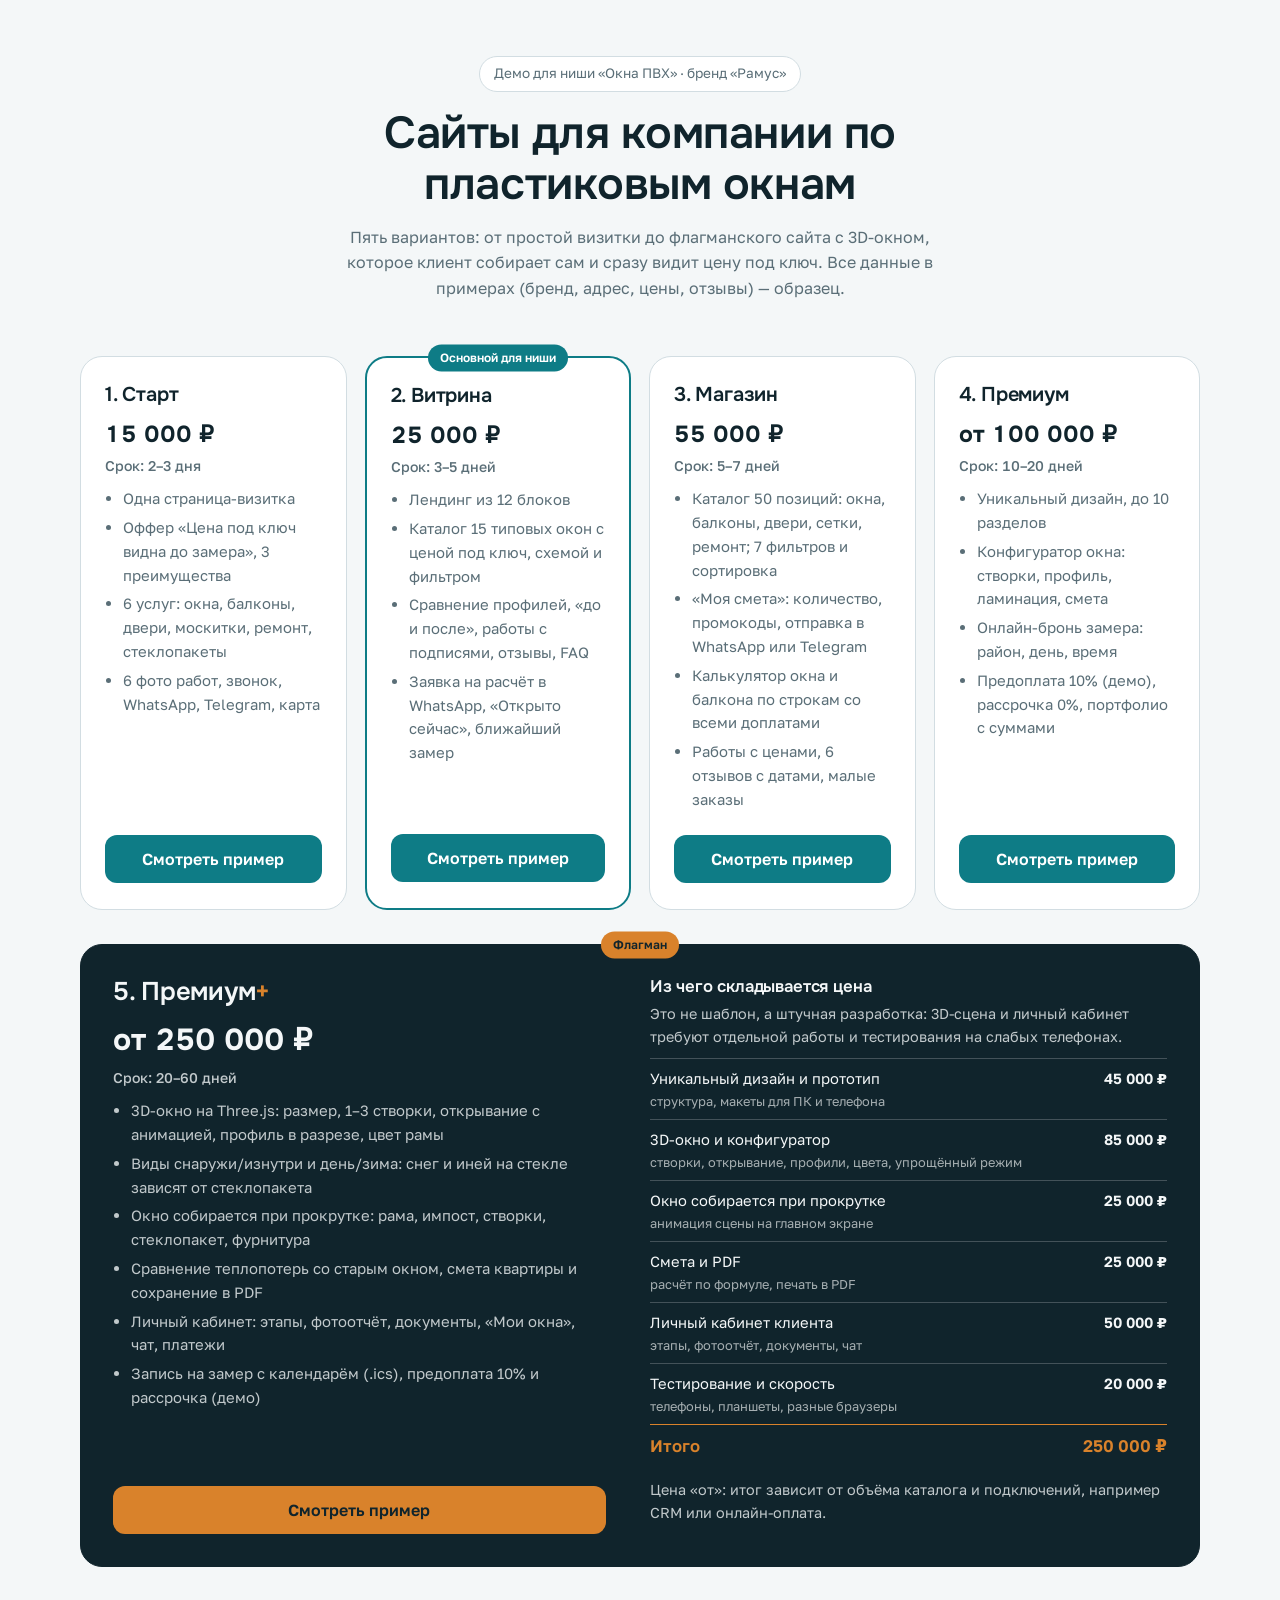
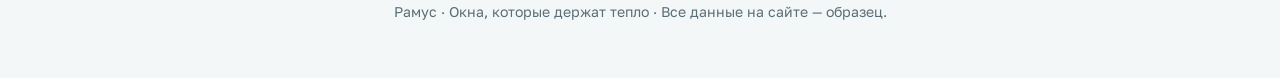
<file: index.html>
<!DOCTYPE html>
<html lang="ru">
<head>
<meta charset="UTF-8">
<meta name="viewport" content="width=device-width, initial-scale=1">
<meta name="robots" content="noindex, nofollow">
<title>Сайты для компании по пластиковым окнам: 5 тарифов — примеры</title>
<meta name="description" content="Пять вариантов сайта для компании по окнам ПВХ: от визитки до 3D-окна, которое собирают на экране. Все данные в примерах — образец.">
<meta property="og:type" content="website">
<meta property="og:title" content="Сайты для компании по пластиковым окнам: 5 тарифов — примеры">
<meta property="og:description" content="Пять вариантов сайта для компании по окнам ПВХ: от визитки до 3D-окна, которое собирают на экране. Все данные в примерах — образец.">
<meta property="og:image" content="img/1751486403820-7cf45ebec080.jpg">
<link href="fonts/fonts.css" rel="stylesheet">
<!-- Яндекс Метрика: вставьте сюда код счётчика клиента -->
<style>

:root{--bg:#F4F7F8;--bg2:#E7EEF1;--card:#FFFFFF;--ink:#10242C;--mute:#5A6E77;--acc:#0E7C86;--acc-ink:#FFFFFF;--line:#D2DDE2;--ok:#16A34A;--warn:#D9822B;--wa:#25D366;--wa-ink:#06260F;--tg:#2AABEE}
*{box-sizing:border-box}
html{scroll-behavior:smooth}
body{margin:0;background:var(--bg);color:var(--ink);font:16px/1.6 'Golos Text',system-ui,sans-serif;overflow-x:hidden}
a{color:inherit}
img{max-width:100%}
h1,h2,h3{font-family:Onest,sans-serif;font-weight:600;line-height:1.15;margin:0;letter-spacing:-.01em;overflow-wrap:break-word}
.wr{max-width:1160px;margin:0 auto;padding:0 20px}
.nav{position:sticky;top:0;z-index:20;background:color-mix(in srgb,var(--bg) 90%,transparent);backdrop-filter:blur(10px);-webkit-backdrop-filter:blur(10px);border-bottom:1px solid var(--line)}
.nav .wr{display:flex;align-items:center;justify-content:space-between;height:66px;gap:14px}
.logo{font-family:Onest,sans-serif;font-weight:600;text-decoration:none;display:flex;align-items:center;gap:10px;white-space:nowrap;font-size:1.05rem}
.logo i{width:30px;height:30px;border-radius:9px;display:block;flex:none;background:radial-gradient(circle at 28% 32%,var(--acc-ink) 0 2.4px,transparent 3px),radial-gradient(circle at 72% 32%,var(--acc-ink) 0 2.4px,transparent 3px),radial-gradient(circle at 50% 70%,var(--acc-ink) 0 2.4px,transparent 3px),var(--acc)}
.nav ul{display:flex;gap:22px;list-style:none;margin:0;padding:0;font-weight:500;font-size:.94rem}
.nav ul a{text-decoration:none;color:var(--mute)}.nav ul a:hover{color:var(--ink)}
.tel{font-weight:700;text-decoration:none;white-space:nowrap}
.open{display:inline-flex;align-items:center;gap:8px;font-size:.85rem;color:var(--mute);white-space:nowrap}
.open b{width:8px;height:8px;border-radius:50%;background:var(--ok);box-shadow:0 0 0 0 color-mix(in srgb,var(--ok) 55%,transparent);animation:pulse 2s infinite}
.open.closed b{background:var(--warn);animation:none}
@keyframes pulse{70%{box-shadow:0 0 0 9px transparent}100%{box-shadow:0 0 0 0 transparent}}
.btn{display:inline-flex;align-items:center;justify-content:center;gap:8px;padding:14px 22px;border-radius:12px;font:600 1rem 'Golos Text',sans-serif;text-decoration:none;background:var(--acc);color:var(--acc-ink);border:0;cursor:pointer;transition:transform .2s,box-shadow .2s}
.btn:hover{transform:translateY(-2px);box-shadow:0 10px 24px -10px var(--acc)}
.btn:focus-visible,a:focus-visible,input:focus-visible,select:focus-visible,summary:focus-visible{outline:3px solid color-mix(in srgb,var(--acc) 55%,transparent);outline-offset:2px}
.btn.ghost{background:transparent;color:var(--ink);border:1.5px solid var(--ink)}
.btn.wa{background:var(--wa);color:var(--wa-ink)}
.btn.tg{background:var(--tg);color:var(--ink)}
.btn.sm{padding:9px 15px;font-size:.9rem;border-radius:10px}
.btn.block{width:100%}
.btns{display:flex;flex-wrap:wrap;gap:12px}
.chip{display:inline-block;border:1px solid var(--line);background:var(--card);border-radius:999px;padding:6px 14px;font-size:.85rem;color:var(--mute)}
.kick{color:var(--acc);font-weight:700;font-size:.78rem;letter-spacing:.14em;text-transform:uppercase;margin-bottom:12px}
.sec{padding:84px 0}
.sec.alt{background:var(--bg2)}
h2{font-size:clamp(1.45rem,3.4vw,2.3rem);margin-bottom:30px;max-width:26ch}
.lead{color:var(--mute);max-width:62ch;margin:-12px 0 28px}
img.ph,div.ph{width:100%;height:100%;object-fit:cover;display:block;background:var(--bg2)}
div.ph svg{width:100%;height:100%;display:block}
.pic{position:relative;overflow:hidden;background:var(--bg2)}
.pic>.ph,.im>.ph{position:absolute;inset:0;width:100%;height:100%}
.faq{max-width:840px}
.faq details{border-bottom:1px solid var(--line);padding:18px 0}
.faq summary{cursor:pointer;font-weight:600;font-size:1.06rem;list-style:none;display:flex;justify-content:space-between;gap:20px}
.faq summary::-webkit-details-marker{display:none}
.faq summary:after{content:"+";color:var(--acc);font-size:1.5rem;line-height:1;transition:transform .3s;flex:none}
.faq details[open] summary:after{transform:rotate(45deg)}
.faq p{color:var(--mute);margin:12px 0 0}
.form{background:var(--card);border:1px solid var(--line);border-radius:22px;padding:30px}
.form h3{font-size:1.2rem;margin-bottom:8px}
.form p{color:var(--mute);margin:0 0 14px}
.form label{display:block;font-size:.85rem;color:var(--mute);margin:12px 0 6px}
.form input,.form select{width:100%;padding:13px 14px;border-radius:12px;border:1px solid var(--line);background:var(--bg);color:var(--ink);font:inherit}
.form .btn{width:100%;margin-top:18px}
.form .ok{display:none;margin-top:14px;color:var(--ok);font-weight:700}
.form .consent{font-size:.8rem;color:var(--mute);margin:14px 0 0}
.form .consent a{color:var(--acc)}
.map{border-radius:22px;overflow:hidden;border:1px solid var(--line);display:flex;flex-direction:column;background:var(--card);min-height:360px}
.map iframe{flex:1;border:0;width:100%;min-height:240px;background:var(--bg2)}
.map dl{margin:0;padding:20px 24px;display:grid;grid-template-columns:auto 1fr;gap:6px 18px;font-size:.95rem}
.map dt{color:var(--mute)}.map dd{margin:0}
.kt{display:grid;grid-template-columns:1fr 1fr;gap:24px}
.kt>*{min-width:0}
footer{border-top:1px solid var(--line);padding:30px 20px 110px;text-align:center;color:var(--mute);font-size:.88rem}
footer p{margin:6px auto;max-width:70ch}
.float{position:fixed;right:14px;bottom:14px;display:flex;flex-direction:column;gap:10px;z-index:30}
.float a{width:52px;height:52px;border-radius:50%;display:grid;place-items:center;text-decoration:none;box-shadow:0 8px 20px color-mix(in srgb,var(--ink) 28%,transparent)}
.float a.wa{background:var(--wa);color:var(--wa-ink)}.float a.tg{background:var(--tg);color:var(--ink)}.float a.ph2{background:var(--acc);color:var(--acc-ink)}
.float svg{width:24px;height:24px;fill:none;stroke:currentColor;stroke-width:2;stroke-linecap:round;stroke-linejoin:round}
.js .rv{opacity:0;transform:translateY(24px);transition:opacity .7s,transform .7s cubic-bezier(.2,.8,.2,1)}
.js .rv.in{opacity:1;transform:none}
@media(prefers-reduced-motion:reduce){.js .rv{opacity:1;transform:none;transition:none}html{scroll-behavior:auto}.open b{animation:none}.btn,.btn:hover{transition:none;transform:none}}
@media(max-width:980px){.nav ul{display:none}}
@media(max-width:760px){.sec{padding:60px 0}.kt{grid-template-columns:1fr}.nav .open span{display:none}.form{padding:22px}}
@media(max-width:380px){.logo{font-size:.95rem}.tel{font-size:.9rem}}

body{padding:0 0 40px}
.top{padding:56px 0 34px;text-align:center}
.top h1{font-size:clamp(1.6rem,4.2vw,2.8rem);max-width:22ch;margin:16px auto 14px}
.top p{color:var(--mute);max-width:62ch;margin:0 auto}
.g{display:grid;grid-template-columns:repeat(4,1fr);gap:18px;row-gap:34px;margin-top:20px}
.c{position:relative;background:var(--card);border:1px solid var(--line);border-radius:22px;padding:26px 24px;display:flex;flex-direction:column;gap:10px;transition:transform .25s,box-shadow .25s}
.c:hover{transform:translateY(-4px);box-shadow:0 20px 40px -26px var(--ink)}
.c h2{font-size:1.25rem;margin:0}
.c .p{font-family:Onest,sans-serif;font-weight:700;font-variant-numeric:tabular-nums;font-size:1.45rem}
.c .p small{display:block;font-family:'Golos Text',sans-serif;font-weight:500;font-size:.88rem;color:var(--mute);margin-top:2px}
.c ul{margin:0;padding-left:18px;color:var(--mute);font-size:.93rem;flex:1}
.c ul li{margin-bottom:5px}
.c .btn{margin-top:8px}
.c.top2{border:2px solid var(--acc)}
.lab{position:absolute;top:0;left:50%;transform:translate(-50%,-50%);white-space:nowrap;background:var(--acc);color:var(--acc-ink);font-size:.75rem;font-weight:700;padding:4px 12px;border-radius:999px}
.plus{grid-column:1/-1;display:grid;grid-template-columns:1fr 1.05fr;gap:14px 44px;background:var(--ink);color:var(--bg);border-color:var(--ink);padding:32px}
.plus h2{font-size:1.6rem}.plus h2 span{color:var(--warn)}
.plus .p{font-size:1.9rem}
.plus .p small,.plus ul{color:color-mix(in srgb,var(--bg) 78%,transparent)}
.plus .lab{background:var(--warn);color:var(--ink)}
.plus .btn{background:var(--warn);color:var(--ink)}
.plus .l{display:flex;flex-direction:column;gap:10px}
.why h3{margin:0 0 6px;font-size:1.05rem}
.why p{margin:0 0 10px;color:color-mix(in srgb,var(--bg) 78%,transparent);font-size:.9rem}
.why table{width:100%;border-collapse:collapse;font-size:.92rem}
.why td{padding:8px 0;border-top:1px solid color-mix(in srgb,var(--bg) 22%,transparent);vertical-align:top}
.why td small{display:block;color:color-mix(in srgb,var(--bg) 66%,transparent);font-size:.8rem}
.why td:last-child{text-align:right;white-space:nowrap;font-weight:700;padding-left:14px}
.why tr.t td{border-top:1px solid var(--warn);color:var(--warn);font-size:1.05rem;font-weight:800}
.mt10{margin-top:10px!important}
.foot{text-align:center;color:var(--mute);font-size:.88rem;margin-top:34px}
@media(max-width:1100px){.g{grid-template-columns:1fr 1fr}}
@media(max-width:620px){.g{grid-template-columns:1fr}.plus{grid-template-columns:1fr;padding:24px}.top{padding-top:34px}}
@media(max-width:900px){.plus{grid-template-columns:1fr}}
</style>
</head>
<body>
<main class="wr">
<section class="top">
  <span class="chip">Демо для ниши «Окна ПВХ» · бренд «Рамус»</span>
  <h1>Сайты для компании по пластиковым окнам</h1>
  <p>Пять вариантов: от простой визитки до флагманского сайта с 3D-окном, которое клиент собирает сам и сразу видит цену под ключ. Все данные в примерах (бренд, адрес, цены, отзывы) — образец.</p>
</section>
<div class="g">
  <div class="c"><h2>1. Старт</h2><div class="p">15 000 ₽<small>Срок: 2–3 дня</small></div><ul><li>Одна страница-визитка</li><li>Оффер «Цена под ключ видна до замера», 3 преимущества</li><li>6 услуг: окна, балконы, двери, москитки, ремонт, стеклопакеты</li><li>6 фото работ, звонок, WhatsApp, Telegram, карта</li></ul><a class="btn" href="1-start/index.html">Смотреть пример</a></div>
  <div class="c top2"><span class="lab">Основной для ниши</span><h2>2. Витрина</h2><div class="p">25 000 ₽<small>Срок: 3–5 дней</small></div><ul><li>Лендинг из 12 блоков</li><li>Каталог 15 типовых окон с ценой под ключ, схемой и фильтром</li><li>Сравнение профилей, «до и после», работы с подписями, отзывы, FAQ</li><li>Заявка на расчёт в WhatsApp, «Открыто сейчас», ближайший замер</li></ul><a class="btn" href="2-vitrina/index.html">Смотреть пример</a></div>
  <div class="c"><h2>3. Магазин</h2><div class="p">55 000 ₽<small>Срок: 5–7 дней</small></div><ul><li>Каталог 50 позиций: окна, балконы, двери, сетки, ремонт; 7 фильтров и сортировка</li><li>«Моя смета»: количество, промокоды, отправка в WhatsApp или Telegram</li><li>Калькулятор окна и балкона по строкам со всеми доплатами</li><li>Работы с ценами, 6 отзывов с датами, малые заказы</li></ul><a class="btn" href="3-magazin/index.html">Смотреть пример</a></div>
  <div class="c"><h2>4. Премиум</h2><div class="p">от 100 000 ₽<small>Срок: 10–20 дней</small></div><ul><li>Уникальный дизайн, до 10 разделов</li><li>Конфигуратор окна: створки, профиль, ламинация, смета</li><li>Онлайн-бронь замера: район, день, время</li><li>Предоплата 10% (демо), рассрочка 0%, портфолио с суммами</li></ul><a class="btn" href="4-premium/index.html">Смотреть пример</a></div>
  <div class="c plus"><span class="lab">Флагман</span>
    <div class="l"><h2>5. Премиум<span>+</span></h2><div class="p">от 250 000 ₽<small>Срок: 20–60 дней</small></div><ul><li>3D-окно на Three.js: размер, 1–3 створки, открывание с анимацией, профиль в разрезе, цвет рамы</li><li>Виды снаружи/изнутри и день/зима: снег и иней на стекле зависят от стеклопакета</li><li>Окно собирается при прокрутке: рама, импост, створки, стеклопакет, фурнитура</li><li>Сравнение теплопотерь со старым окном, смета квартиры и сохранение в PDF</li><li>Личный кабинет: этапы, фотоотчёт, документы, «Мои окна», чат, платежи</li><li>Запись на замер с календарём (.ics), предоплата 10% и рассрочка (демо)</li></ul><a class="btn" href="5-premium-plus/index.html">Смотреть пример</a></div>
    <div class="why"><h3>Из чего складывается цена</h3><p>Это не шаблон, а штучная разработка: 3D-сцена и личный кабинет требуют отдельной работы и тестирования на слабых телефонах.</p><table>
      <tr><td>Уникальный дизайн и прототип<small>структура, макеты для ПК и телефона</small></td><td>45 000 ₽</td></tr>
      <tr><td>3D-окно и конфигуратор<small>створки, открывание, профили, цвета, упрощённый режим</small></td><td>85 000 ₽</td></tr>
      <tr><td>Окно собирается при прокрутке<small>анимация сцены на главном экране</small></td><td>25 000 ₽</td></tr>
      <tr><td>Смета и PDF<small>расчёт по формуле, печать в PDF</small></td><td>25 000 ₽</td></tr>
      <tr><td>Личный кабинет клиента<small>этапы, фотоотчёт, документы, чат</small></td><td>50 000 ₽</td></tr>
      <tr><td>Тестирование и скорость<small>телефоны, планшеты, разные браузеры</small></td><td>20 000 ₽</td></tr>
      <tr class="t"><td>Итого</td><td>250 000 ₽</td></tr></table>
      <p class="mt10">Цена «от»: итог зависит от объёма каталога и подключений, например CRM или онлайн-оплата.</p></div>
  </div>
</div>
<p class="foot">Рамус · Окна, которые держат тепло · Все данные на сайте — образец.</p>
</main>
<style data-hscroll>.hs-wrap{position:relative;min-width:0;max-width:100%}.hs-btn{position:absolute;top:50%;z-index:30;width:42px;height:42px;margin-top:-21px;border-radius:50%;border:1px solid rgba(255,255,255,.45);background:rgba(20,20,24,.62);color:#fff;font:600 18px/1 system-ui,sans-serif;display:flex;align-items:center;justify-content:center;cursor:pointer;-webkit-backdrop-filter:blur(6px);backdrop-filter:blur(6px);box-shadow:0 4px 14px rgba(0,0,0,.25);transition:opacity .25s,transform .2s;padding:0}.hs-btn:hover{transform:scale(1.08)}.hs-btn.l{left:6px}.hs-btn.r{right:6px}.hs-btn.off{opacity:0;pointer-events:none}.hs-wrap.sm .hs-btn{width:30px;height:30px;margin-top:-15px;font-size:14px}</style>
<script data-hscroll>(function(){function sc(el){var cs=getComputedStyle(el);return /(auto|scroll)/.test(cs.overflowX)&&el.scrollWidth>el.clientWidth+8&&el.clientHeight>40}
function upd(el){var w=el.parentNode,l=w.querySelector(':scope>.hs-btn.l'),r=w.querySelector(':scope>.hs-btn.r'),can=el.scrollWidth>el.clientWidth+8;l.classList.toggle('off',!can||el.scrollLeft<4);r.classList.toggle('off',!can||el.scrollLeft+el.clientWidth>=el.scrollWidth-4)}
function step(el){var c=el.firstElementChild,g=parseFloat(getComputedStyle(el).columnGap)||16,s=c?c.getBoundingClientRect().width+g:0;if(!s||s>el.clientWidth*.9)s=el.clientWidth*.8;return s}
function add(el){if(el.dataset.hs)return;el.dataset.hs=1;var w=document.createElement('div');w.className='hs-wrap'+(el.clientHeight<100?' sm':'');var cs=getComputedStyle(el);['gridColumn','gridRow','marginTop','marginBottom','marginLeft','marginRight','flex','alignSelf','width','maxWidth'].forEach(function(p){if(p.indexOf('margin')==0){w.style[p]=cs[p];el.style[p]='0'}else if(el.style[p]||p.indexOf('grid')==0||p=='alignSelf'||p=='flex'){w.style[p]=cs[p]}});el.parentNode.insertBefore(w,el);w.appendChild(el);
[['l','<svg width="18" height="18" viewBox="0 0 24 24" fill="none" stroke="currentColor" stroke-width="2" stroke-linecap="round" stroke-linejoin="round" aria-hidden="true"><path d="M19 12H5M12 19l-7-7 7-7"/></svg>','Прокрутить назад',-1],['r','<svg width="18" height="18" viewBox="0 0 24 24" fill="none" stroke="currentColor" stroke-width="2" stroke-linecap="round" stroke-linejoin="round" aria-hidden="true"><path d="M5 12h14M12 5l7 7-7 7"/></svg>','Прокрутить вперёд',1]].forEach(function(a){var b=document.createElement('button');b.type='button';b.className='hs-btn '+a[0]+' off';b.innerHTML=a[1];b.setAttribute('aria-label',a[2]);b.onclick=function(){el.scrollBy({left:a[3]*step(el),behavior:'smooth'})};w.appendChild(b)});
el.addEventListener('scroll',function(){upd(el)},{passive:true});upd(el)}
function scan(){document.querySelectorAll('body *:not(.hs-btn):not(.hs-wrap)').forEach(function(el){if(el.dataset.hs){upd(el);return}if(!el.closest('[data-no-hs]')&&sc(el))add(el)})}
var t;function later(){clearTimeout(t);t=setTimeout(scan,250)}
if(document.readyState!='loading')later();else document.addEventListener('DOMContentLoaded',later);
addEventListener('load',later);addEventListener('resize',later);document.addEventListener('click',function(e){if(!e.target.closest('.hs-btn'))later()},true)})();</script>
</body>
</html>
</file>
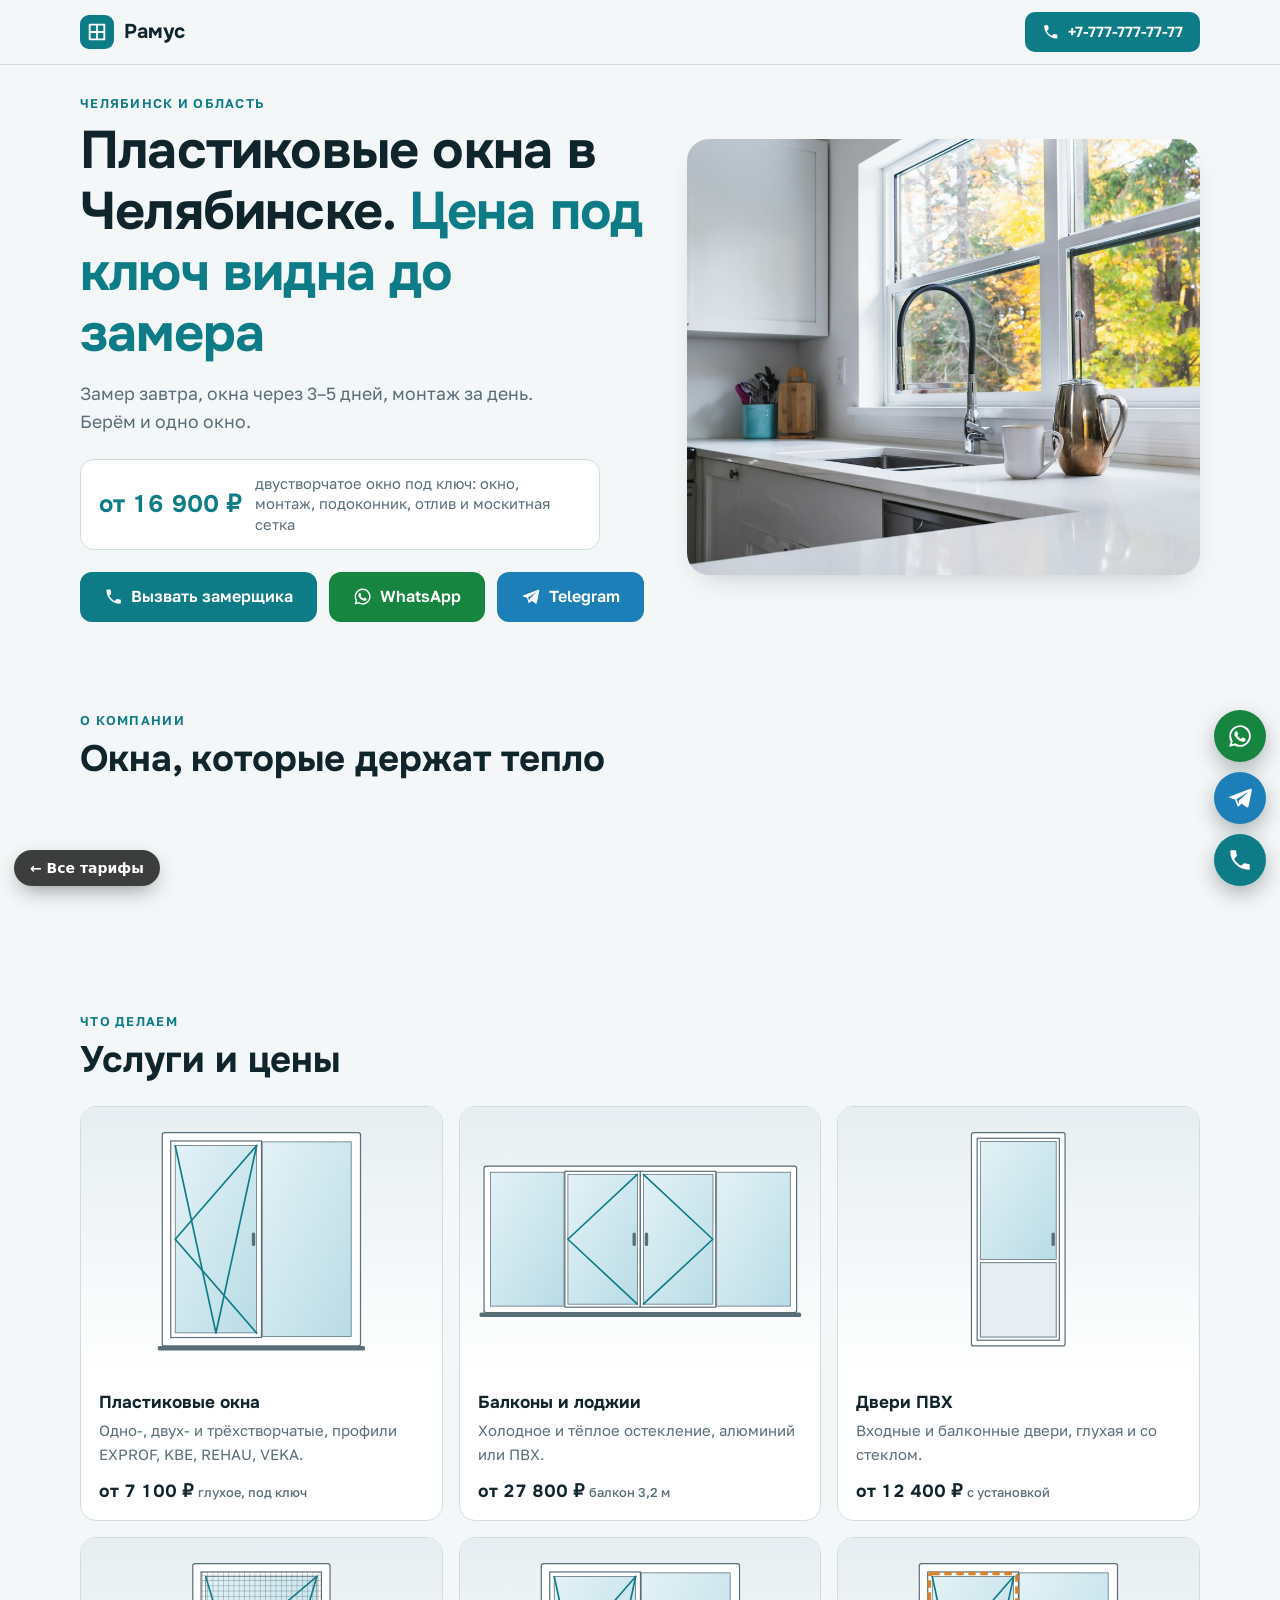
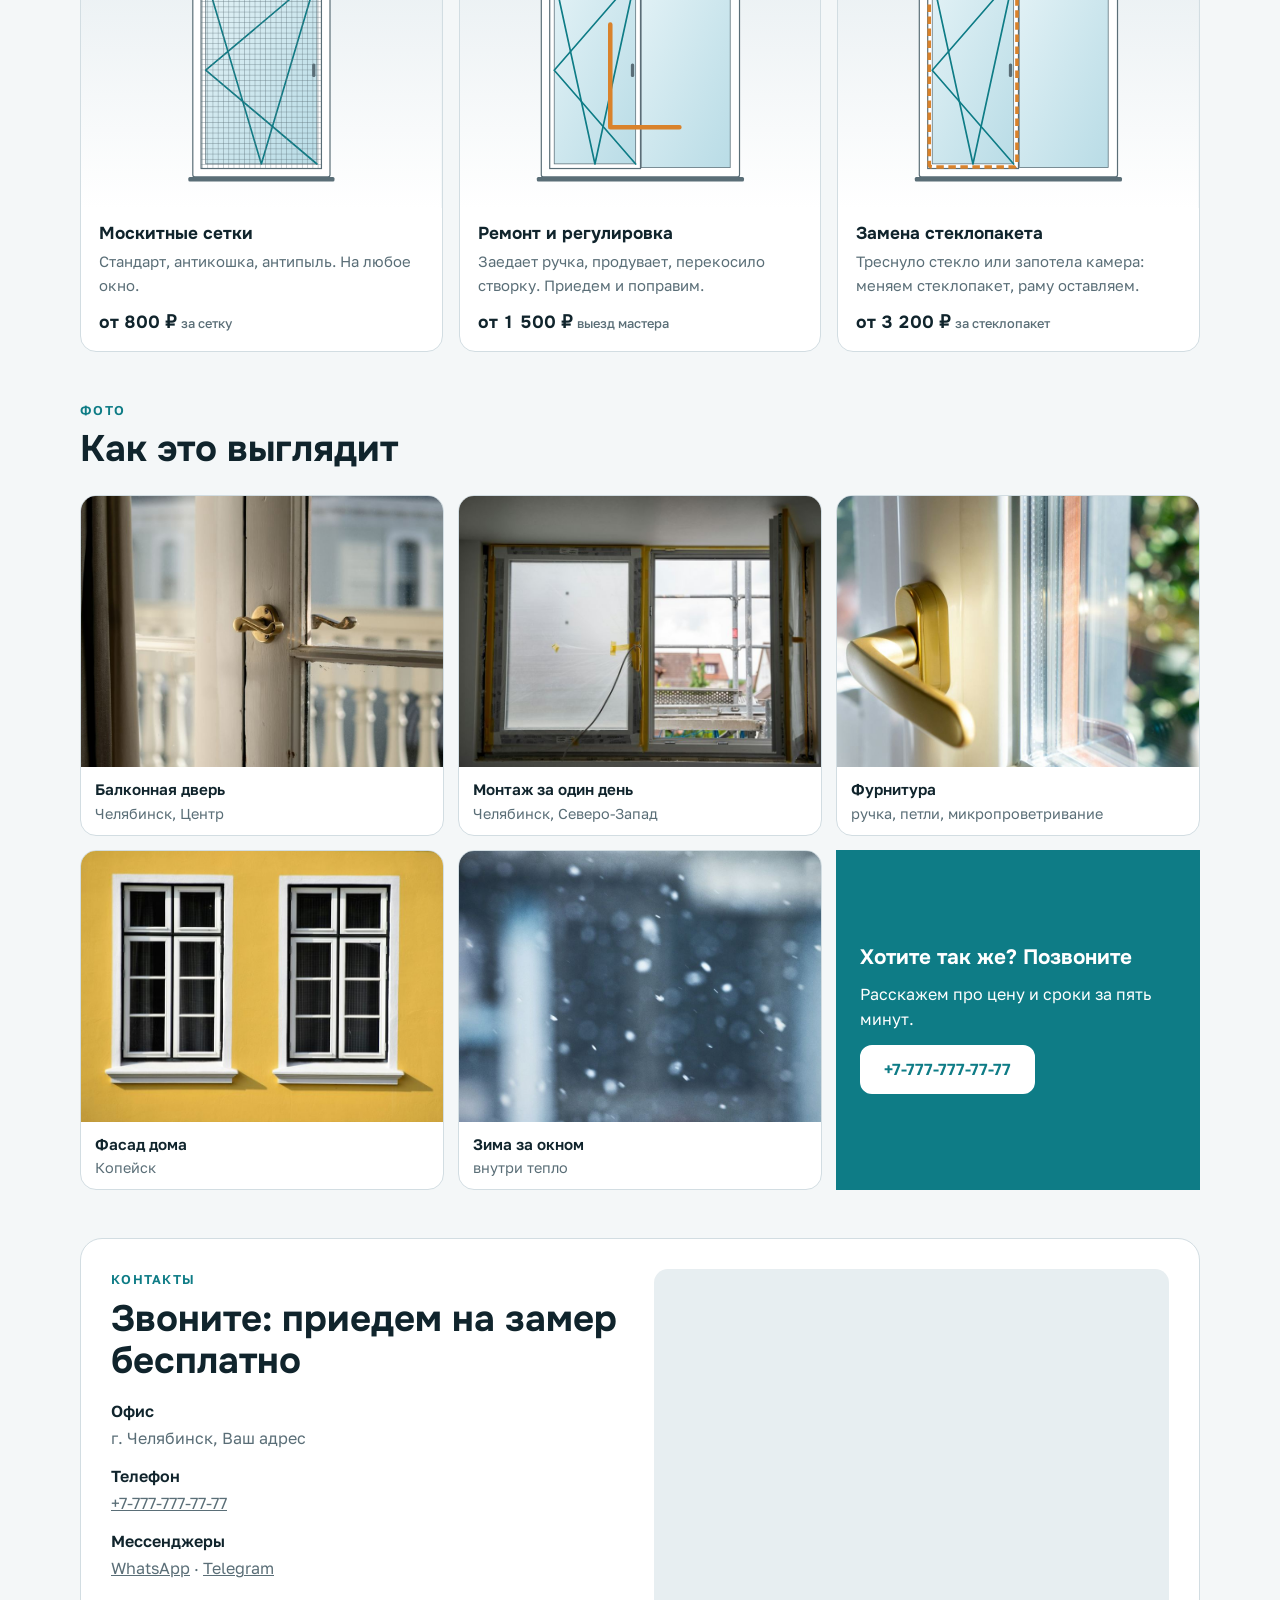
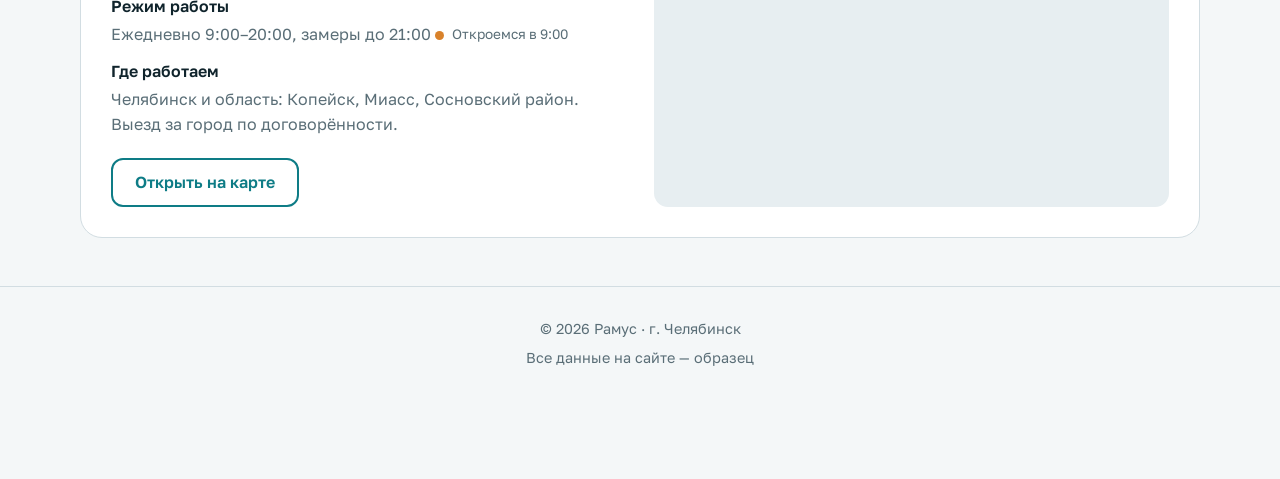
<file: 1-start/index.html>
<!DOCTYPE html>
<html lang="ru">
<head>
<meta charset="UTF-8">
<meta name="viewport" content="width=device-width, initial-scale=1">
<meta name="robots" content="noindex, nofollow">
<title>Рамус — пластиковые окна в Челябинске, цена под ключ</title>
<meta name="description" content="Пластиковые окна в Челябинске под ключ: бесплатный замер, окна за 3–5 дней, монтаж за день, гарантия 5 лет. Берём и одно окно.">
<meta property="og:title" content="Рамус — окна, которые держат тепло">
<meta property="og:description" content="Пластиковые окна в Челябинске. Цена под ключ видна до замера.">
<link href="fonts/fonts.css" rel="stylesheet">
<!-- Яндекс Метрика: вставьте сюда код счётчика клиента -->
<style>
:root{--bg:#F4F7F8;--bg2:#E7EEF1;--card:#FFFFFF;--ink:#10242C;--mute:#5A6E77;--acc:#0E7C86;--acc-ink:#FFFFFF;--line:#D2DDE2;--warm:#D9822B;--wa:#16853F;--tg:#1C7FB8;--sky1:#E3F2F6;--sky2:#B9DCE6;--ok:#1B8A4B;--shadow:0 12px 30px -16px rgba(16,36,44,.3)}
*{box-sizing:border-box}
html{scroll-behavior:smooth;-webkit-text-size-adjust:100%}
body{margin:0;background:var(--bg);color:var(--ink);font:16px/1.6 'Golos Text',system-ui,-apple-system,'Segoe UI',sans-serif;overflow-x:hidden}
h1,h2,h3{font-family:Onest,'Golos Text',system-ui,sans-serif;font-weight:700;line-height:1.15;margin:0}
p{margin:0}
a{color:inherit}
img,svg{max-width:100%}
.wr{max-width:1160px;margin:0 auto;padding:0 20px}
.sprite{position:absolute;width:0;height:0;overflow:hidden}
.ic{width:1.2em;height:1.2em;fill:currentColor;flex:none}
.sec{padding:48px 0}
.sec.alt{background:var(--bg2)}
.kick{color:var(--acc);font-weight:600;font-size:.8rem;letter-spacing:.1em;text-transform:uppercase;margin-bottom:8px}
h2{font-size:clamp(1.55rem,3.4vw,2.3rem);margin-bottom:24px}
h3{font-size:1.08rem}
.lead{color:var(--mute);max-width:64ch;margin:-12px 0 26px}
.btn{display:inline-flex;align-items:center;justify-content:center;gap:8px;padding:13px 22px;border-radius:12px;border:2px solid var(--acc);background:var(--acc);color:var(--acc-ink);font:600 1rem/1.2 'Golos Text',system-ui,sans-serif;text-decoration:none;cursor:pointer;transition:filter .2s,transform .2s}
.btn:hover{filter:brightness(1.1)}
.btn.ghost{background:transparent;color:var(--acc)}
.btn.wa{background:var(--wa);border-color:var(--wa);color:#fff}
.btn.tg{background:var(--tg);border-color:var(--tg);color:#fff}
.btn.sm{padding:9px 15px;font-size:.92rem;border-radius:10px}
.btns{display:flex;flex-wrap:wrap;gap:12px}
:focus-visible{outline:3px solid var(--warm);outline-offset:2px}
.nav{position:sticky;top:0;z-index:40;background:rgba(244,247,248,.95);-webkit-backdrop-filter:blur(8px);backdrop-filter:blur(8px);border-bottom:1px solid var(--line)}
.nav .wr{display:flex;align-items:center;gap:18px;min-height:64px}
.logo{display:flex;align-items:center;gap:10px;font:700 1.25rem/1 Onest,sans-serif;text-decoration:none;margin-right:auto;white-space:nowrap}
.logo .mk{width:34px;height:34px;border-radius:9px;background:var(--acc);color:var(--acc-ink);display:grid;place-items:center}
.logo .mk .ic{width:22px;height:22px}
.nav ul{display:flex;gap:20px;list-style:none;margin:0 8px 0 0;padding:0}
.nav ul a{text-decoration:none;font-weight:500;color:var(--mute);font-size:.95rem}
.nav ul a:hover{color:var(--acc)}
.open{display:inline-flex;align-items:center;gap:8px;font-size:.85rem;color:var(--mute);white-space:nowrap}
.open b{width:9px;height:9px;border-radius:50%;background:var(--ok);display:inline-block}
.open.closed b{background:var(--warm)}
.ph-box{position:relative;overflow:hidden;background:var(--bg2)}
.ph-box img,.ph-box .ph{width:100%;height:100%;object-fit:cover;display:block}
.ph svg{width:100%;height:100%;display:block}
.ws{display:block;width:100%;height:100%}
.ws .bgk{fill:url(#sky)}
.ws .fr{fill:var(--card);stroke:var(--mute);stroke-width:.8}
.ws .gl{fill:url(#gl);stroke:var(--mute);stroke-width:.5}
.ws .pn{fill:var(--bg2);stroke:var(--mute);stroke-width:.6}
.ws .wl{fill:var(--bg2);stroke:var(--line);stroke-width:.6}
.ws .mk{fill:none;stroke:var(--acc);stroke-width:1.1;stroke-linejoin:round;stroke-linecap:round}
.ws .hd{fill:var(--mute)}
.ws .sb{fill:var(--mute)}
.ws .ms{fill:url(#mesh);stroke:none}
.ws .ac{fill:none;stroke:var(--warm);stroke-width:3;stroke-linecap:round;stroke-linejoin:round}
.ws .sl2{fill:none;stroke:var(--acc);stroke-width:5;stroke-linejoin:round}
.float{position:fixed;right:14px;bottom:calc(14px + env(safe-area-inset-bottom,0px));display:flex;flex-direction:column;gap:10px;z-index:35}
.float a{width:52px;height:52px;border-radius:50%;display:grid;place-items:center;color:#fff;text-decoration:none;box-shadow:0 8px 20px rgba(16,36,44,.3)}
.float .ic{width:26px;height:26px}
.float .w{background:var(--wa)}.float .t{background:var(--tg)}.float .p{background:var(--acc)}
footer{border-top:1px solid var(--line);padding:30px 20px 110px;text-align:center;color:var(--mute);font-size:.9rem}
footer p+p{margin-top:6px}
.rv{opacity:0;transform:translateY(18px);transition:opacity .7s,transform .7s cubic-bezier(.2,.8,.2,1)}
.rv.in{opacity:1;transform:none}
@media(prefers-reduced-motion:reduce){.rv{opacity:1;transform:none;transition:none}html{scroll-behavior:auto}.btn{transition:none}}
@media(max-width:900px){.nav ul{display:none}}
@media(max-width:600px){.open{display:none}.sec{padding:40px 0}.logo{font-size:1.1rem}}
@media(max-width:380px){.nav .btn span{display:none}.nav .btn{padding:10px 12px}}
.hero{padding:28px 0 40px}
.hero .wr{display:grid;grid-template-columns:1.05fr .95fr;gap:40px;align-items:center}
.hero h1{font-size:clamp(2rem,5vw,3.3rem);margin-bottom:16px;letter-spacing:-.015em}
.hero h1 em{font-style:normal;color:var(--acc)}
.hero .sub{color:var(--mute);font-size:1.1rem;margin-bottom:22px;max-width:46ch}
.anchor{display:flex;gap:14px;align-items:center;background:var(--card);border:1px solid var(--line);border-radius:14px;padding:14px 18px;margin-bottom:22px;max-width:520px}
.anchor b{font:700 1.5rem/1 Onest,sans-serif;color:var(--acc);white-space:nowrap;font-variant-numeric:tabular-nums}
.anchor span{color:var(--mute);font-size:.92rem;line-height:1.4}
.hero .pic{border-radius:22px;aspect-ratio:4/3.4;box-shadow:var(--shadow)}
.why{display:grid;grid-template-columns:repeat(3,1fr);gap:16px}
.why div{background:var(--card);border:1px solid var(--line);border-radius:16px;padding:22px}
.why b{display:block;font:700 1.7rem/1.1 Onest,sans-serif;color:var(--acc);margin-bottom:6px}
.why span{color:var(--mute)}
.svc{display:grid;grid-template-columns:repeat(3,1fr);gap:16px;list-style:none;margin:0;padding:0}
.svc li{background:var(--card);border:1px solid var(--line);border-radius:16px;overflow:hidden;display:flex;flex-direction:column}
.svc .im{aspect-ratio:16/9;background:var(--bg2)}
.svc .bd{padding:16px 18px 18px;display:flex;flex-direction:column;gap:6px;flex:1}
.svc small{color:var(--mute);font-size:.93rem}
.svc .pr{margin-top:auto;padding-top:8px;font:700 1.1rem/1.2 Onest,sans-serif;font-variant-numeric:tabular-nums}
.svc .pr i{font:500 .8rem 'Golos Text',sans-serif;font-style:normal;color:var(--mute)}
.gal{display:grid;grid-template-columns:repeat(3,1fr);gap:14px}
.gal figure{margin:0;border-radius:16px;overflow:hidden;background:var(--card);border:1px solid var(--line)}
.gal .ph-box{aspect-ratio:4/3}
.gal figcaption{padding:10px 14px;font-size:.9rem;color:var(--mute)}
.gal figcaption b{display:block;color:var(--ink);font-size:.95rem}
.gal .cta{background:var(--acc);color:var(--acc-ink);border:0;padding:24px;display:flex;flex-direction:column;justify-content:center;gap:12px}
.gal .cta h3{font-size:1.3rem}
.gal .cta .btn{background:var(--card);color:var(--acc);border-color:var(--card);align-self:flex-start}
.ct{display:grid;grid-template-columns:1fr 1fr;gap:28px;background:var(--card);border:1px solid var(--line);border-radius:22px;padding:30px}
.ct h2{margin-bottom:16px}
.ct dl{margin:0 0 20px}
.ct dt{font-weight:600;margin-top:12px}
.ct dt:first-child{margin-top:0}
.ct dd{margin:2px 0 0;color:var(--mute)}
.ct iframe{width:100%;height:100%;min-height:300px;border:0;border-radius:14px;background:var(--bg2)}
@media(max-width:900px){.svc{grid-template-columns:1fr 1fr}}
@media(max-width:760px){.hero .wr{grid-template-columns:1fr;gap:24px}.why{grid-template-columns:1fr}.svc{grid-template-columns:1fr}.gal{grid-template-columns:1fr 1fr}.ct{grid-template-columns:1fr;padding:22px}.btns .btn{flex:1 1 auto}}
@media(max-width:480px){.gal{grid-template-columns:1fr}.anchor{flex-direction:column;align-items:flex-start;gap:6px}}
</style>
</head>
<body>
<a href="../index.html" class="tarify-back" aria-label="Вернуться ко всем тарифам" style="position:fixed;left:14px;bottom:calc(14px + env(safe-area-inset-bottom,0px));z-index:2147483000;display:inline-flex;align-items:center;gap:6px;padding:11px 16px;border-radius:999px;background:rgba(20,20,20,.82);color:#fff;font:600 14px/1 system-ui,-apple-system,'Segoe UI',Roboto,sans-serif;text-decoration:none;box-shadow:0 8px 22px -6px rgba(0,0,0,.45);-webkit-backdrop-filter:blur(6px);backdrop-filter:blur(6px)">← Все тарифы</a><script data-fp>(function(){try{var k="fp:"+location.pathname.split("/")[1],q=/[?&]from=portfolio(&|$)/.test(location.search);if(q)sessionStorage.setItem(k,"1");if(q||sessionStorage.getItem(k)){var b=document.querySelector(".tarify-back");if(b)b.style.display="none"}}catch(e){}})();</script>
<svg class="sprite" aria-hidden="true" focusable="false"><defs>
<linearGradient id="gl" x1="0" y1="0" x2="1" y2="1"><stop offset="0" style="stop-color:var(--sky1)"/><stop offset="1" style="stop-color:var(--sky2)"/></linearGradient>
<linearGradient id="sky" x1="0" y1="0" x2="0" y2="1"><stop offset="0" style="stop-color:var(--bg2)"/><stop offset="1" style="stop-color:var(--card)"/></linearGradient>
<pattern id="mesh" width="3.5" height="3.5" patternUnits="userSpaceOnUse"><path d="M0 0H3.5M0 0V3.5" stroke-width=".45" fill="none" style="stroke:var(--mute)"/></pattern>
<symbol id="i-logo" viewBox="0 0 24 24"><path d="M4 3h16a1 1 0 0 1 1 1v16a1 1 0 0 1-1 1H4a1 1 0 0 1-1-1V4a1 1 0 0 1 1-1zm1 2v6h6V5H5zm8 0v6h6V5h-6zM5 13v6h6v-6H5zm8 0v6h6v-6h-6z"/></symbol>
<symbol id="i-ph" viewBox="0 0 24 24"><path d="M6.6 10.8c1.4 2.8 3.8 5.1 6.6 6.6l2.2-2.2c.3-.3.7-.4 1-.2 1.1.4 2.3.6 3.6.6.6 0 1 .4 1 1V20c0 .6-.4 1-1 1C10.6 21 3 13.4 3 4c0-.6.4-1 1-1h3.5c.6 0 1 .4 1 1 0 1.3.2 2.5.6 3.6.1.3 0 .7-.2 1l-2.3 2.2z"/></symbol>
<symbol id="i-wa" viewBox="0 0 24 24"><path d="M12 2a10 10 0 0 0-8.6 15L2 22l5.1-1.3A10 10 0 1 0 12 2zm0 18.2a8.2 8.2 0 0 1-4.2-1.2l-.3-.2-3 .8.8-2.9-.2-.3A8.2 8.2 0 1 1 12 20.2zm4.5-6.1c-.2-.1-1.5-.7-1.7-.8-.2-.1-.4-.1-.6.1l-.8 1c-.1.2-.3.2-.5.1a6.7 6.7 0 0 1-3.3-2.9c-.2-.4.2-.4.7-1.3.1-.2 0-.3 0-.5l-.8-1.8c-.2-.5-.4-.4-.6-.4h-.5a1 1 0 0 0-.7.3 3 3 0 0 0-.9 2.2c0 1.3.9 2.5 1 2.7.1.2 1.8 2.8 4.4 3.9 1.6.7 2.3.7 3.1.6.5-.1 1.5-.6 1.7-1.2.2-.6.2-1.1.2-1.2-.1-.1-.2-.2-.5-.3z"/></symbol>
<symbol id="i-tg" viewBox="0 0 24 24"><path d="M21.5 3.4 2.9 10.6c-1 .4-1 1.1-.2 1.3l4.8 1.5 1.8 5.6c.2.6.4.8.9.8.4 0 .6-.2.9-.5l2.3-2.2 4.7 3.5c.9.5 1.5.2 1.7-.8L22.9 5c.3-1.3-.5-1.8-1.4-1.6zM8.7 13.1l9.6-6c.4-.3.8-.1.5.2l-7.8 7-.3 3.2-2-4.4z"/></symbol>
<symbol id="i-cart" viewBox="0 0 24 24"><path d="M7 4h-3v2h2l2.6 8.4a2 2 0 0 0 1.9 1.4h6.7a2 2 0 0 0 1.9-1.4L21 8H8.2L7.6 6H21V4H7zm3 15a1.5 1.5 0 1 0 0 3 1.5 1.5 0 0 0 0-3zm7 0a1.5 1.5 0 1 0 0 3 1.5 1.5 0 0 0 0-3z"/></symbol>
</defs></svg>
<header class="nav"><div class="wr">
  <a class="logo" href="#top" aria-label="Рамус — на главную"><span class="mk"><svg class="ic" aria-hidden="true"><use href="#i-logo"/></svg></span>Рамус</a>
  <a class="btn sm" href="tel:+77777777777"><svg class="ic" aria-hidden="true"><use href="#i-ph"/></svg><span>+7-777-777-77-77</span></a>
</div></header>

<main>
<section class="hero" id="top"><div class="wr">
  <div>
    <div class="kick">Челябинск и область</div>
    <h1>Пластиковые окна в Челябинске. <em>Цена под ключ видна до замера</em></h1>
    <p class="sub">Замер завтра, окна через 3–5 дней, монтаж за день. Берём и одно окно.</p>
    <div class="anchor"><b>от 16 900 ₽</b><span>двустворчатое окно под ключ: окно, монтаж, подоконник, отлив и москитная сетка</span></div>
    <div class="btns">
      <a class="btn" href="tel:+77777777777"><svg class="ic" aria-hidden="true"><use href="#i-ph"/></svg>Вызвать замерщика</a>
      <a class="btn wa" href="https://wa.me/77777777777?text=%D0%97%D0%B4%D1%80%D0%B0%D0%B2%D1%81%D1%82%D0%B2%D1%83%D0%B9%D1%82%D0%B5!%20%D0%A5%D0%BE%D1%87%D1%83%20%D0%B7%D0%B0%D0%BC%D0%B5%D1%80%20%D0%BE%D0%BA%D0%BE%D0%BD" target="_blank" rel="noopener"><svg class="ic" aria-hidden="true"><use href="#i-wa"/></svg>WhatsApp</a>
      <a class="btn tg" href="https://t.me/" target="_blank" rel="noopener"><svg class="ic" aria-hidden="true"><use href="#i-tg"/></svg>Telegram</a>
    </div>
  </div>
  <div class="pic ph-box" data-photo="1634672050277-16639332c727" data-w="1100" data-eager data-alt="Белое пластиковое окно на кухне"></div>
</div></section>

<section class="sec" id="about"><div class="wr">
  <div class="kick">О компании</div>
  <h2>Окна, которые держат тепло</h2>
  <div class="why rv">
    <div><b>Замер за 1 день</b><span>Приедем в удобное время, замеры идут до 21:00. Бесплатно и без обязательств.</span></div>
    <div><b>Цена в договоре</b><span>Состав цены виден до замера. Итог фиксируется в договоре и после не растёт.</span></div>
    <div><b>Гарантия 5 лет</b><span>На изделия и на монтаж, одной строкой в договоре.</span></div>
  </div>
</div></section>

<section class="sec" id="uslugi" style="padding-top:0"><div class="wr">
  <div class="kick">Что делаем</div>
  <h2>Услуги и цены</h2>
  <ul class="svc" id="svc">
    <li><div class="im"></div><div class="bd"><h3>Пластиковые окна</h3><small>Одно-, двух- и трёхстворчатые, профили EXPROF, KBE, REHAU, VEKA.</small><div class="pr">от 7 100 ₽ <i>глухое, под ключ</i></div></div></li>
    <li><div class="im"></div><div class="bd"><h3>Балконы и лоджии</h3><small>Холодное и тёплое остекление, алюминий или ПВХ.</small><div class="pr">от 27 800 ₽ <i>балкон 3,2 м</i></div></div></li>
    <li><div class="im"></div><div class="bd"><h3>Двери ПВХ</h3><small>Входные и балконные двери, глухая и со стеклом.</small><div class="pr">от 12 400 ₽ <i>с установкой</i></div></div></li>
    <li><div class="im"></div><div class="bd"><h3>Москитные сетки</h3><small>Стандарт, антикошка, антипыль. На любое окно.</small><div class="pr">от 800 ₽ <i>за сетку</i></div></div></li>
    <li><div class="im"></div><div class="bd"><h3>Ремонт и регулировка</h3><small>Заедает ручка, продувает, перекосило створку. Приедем и поправим.</small><div class="pr">от 1 500 ₽ <i>выезд мастера</i></div></div></li>
    <li><div class="im"></div><div class="bd"><h3>Замена стеклопакета</h3><small>Треснуло стекло или запотела камера: меняем стеклопакет, раму оставляем.</small><div class="pr">от 3 200 ₽ <i>за стеклопакет</i></div></div></li>
  </ul>
</div></section>

<section class="sec" id="raboty" style="padding-top:0"><div class="wr">
  <div class="kick">Фото</div>
  <h2>Как это выглядит</h2>
  <div class="gal">
    <figure><div class="ph-box" data-photo="1776417078345-7a33d7a3860a" data-w="800" data-alt="Белая дверная рама с ручкой, вид на балкон"></div><figcaption><b>Балконная дверь</b>Челябинск, Центр</figcaption></figure>
    <figure><div class="ph-box" data-photo="1751486403820-7cf45ebec080" data-w="800" data-alt="Окно в проёме во время монтажа"></div><figcaption><b>Монтаж за один день</b>Челябинск, Северо-Запад</figcaption></figure>
    <figure><div class="ph-box" data-photo="1730718934488-2857906d23d2" data-w="800" data-alt="Крупный план оконной ручки"></div><figcaption><b>Фурнитура</b>ручка, петли, микропроветривание</figcaption></figure>
    <figure><div class="ph-box" data-photo="1538903723116-763313165283" data-w="800" data-alt="Два белых окна на жёлтом фасаде"></div><figcaption><b>Фасад дома</b>Копейск</figcaption></figure>
    <figure><div class="ph-box" data-photo="1649596052284-2aabe9e04ebe" data-w="800" data-alt="Снегопад за окном"></div><figcaption><b>Зима за окном</b>внутри тепло</figcaption></figure>
    <div class="cta"><h3>Хотите так же? Позвоните</h3><p>Расскажем про цену и сроки за пять минут.</p><a class="btn" href="tel:+77777777777">+7-777-777-77-77</a></div>
  </div>
</div></section>

<section class="sec" id="kontakty" style="padding-top:0"><div class="wr">
  <div class="ct">
    <div>
      <div class="kick">Контакты</div>
      <h2>Звоните: приедем на замер бесплатно</h2>
      <dl>
        <dt>Офис</dt><dd>г. Челябинск, Ваш адрес</dd>
        <dt>Телефон</dt><dd><a href="tel:+77777777777">+7-777-777-77-77</a></dd>
        <dt>Мессенджеры</dt><dd><a href="https://wa.me/77777777777" target="_blank" rel="noopener">WhatsApp</a> · <a href="https://t.me/" target="_blank" rel="noopener">Telegram</a></dd>
        <dt>Режим работы</dt><dd>Ежедневно 9:00–20:00, замеры до 21:00 <span class="open" data-open><b></b><span></span></span></dd>
        <dt>Где работаем</dt><dd>Челябинск и область: Копейск, Миасс, Сосновский район. Выезд за город по договорённости.</dd>
      </dl>
      <a class="btn ghost" href="https://yandex.ru/maps/?text=%D0%A7%D0%B5%D0%BB%D1%8F%D0%B1%D0%B8%D0%BD%D1%81%D0%BA" target="_blank" rel="noopener">Открыть на карте</a>
    </div>
    <iframe title="Карта: Челябинск" src="https://yandex.ru/map-widget/v1/?ll=61.402554%2C55.159897&amp;z=11" loading="lazy"></iframe>
  </div>
</div></section>
</main>

<footer><p>© 2026 Рамус · г. Челябинск</p><p>Все данные на сайте — образец</p></footer>
<div class="float">
  <a class="w" href="https://wa.me/77777777777" aria-label="Написать в WhatsApp" target="_blank" rel="noopener"><svg class="ic" aria-hidden="true"><use href="#i-wa"/></svg></a>
  <a class="t" href="https://t.me/" aria-label="Написать в Telegram" target="_blank" rel="noopener"><svg class="ic" aria-hidden="true"><use href="#i-tg"/></svg></a>
  <a class="p" href="tel:+77777777777" aria-label="Позвонить"><svg class="ic" aria-hidden="true"><use href="#i-ph"/></svg></a>
</div>

<script>
(function(){
function $(s,r){return (r||document).querySelector(s)}
function $$(s,r){return Array.prototype.slice.call((r||document).querySelectorAll(s))}
function esc(s){return String(s).replace(/&/g,'&amp;').replace(/"/g,'&quot;').replace(/</g,'&lt;')}
function rub(n){return String(Math.round(n)).replace(/\B(?=(\d{3})+(?!\d))/g,' ')+' ₽'}
function waLink(t){return 'https://wa.me/77777777777?text='+encodeURIComponent(t)}
function copyText(t,done){
  function fb(){var a=document.createElement('textarea');a.value=t;a.setAttribute('readonly','');a.style.position='fixed';a.style.opacity='0';document.body.appendChild(a);a.select();try{document.execCommand('copy')}catch(e){}document.body.removeChild(a);done()}
  if(navigator.clipboard&&navigator.clipboard.writeText){navigator.clipboard.writeText(t).then(done,fb)}else fb()
}
/* Фото: Unsplash, если не загрузилось - иллюстрация окна */
function photoURL(id,w){return 'img/'+id+'.jpg'}
function phSVG(){return '<svg viewBox="0 0 400 300" preserveAspectRatio="xMidYMid slice" role="img" aria-label="Иллюстрация: окно"><rect width="400" height="300" style="fill:var(--bg2)"/><rect x="110" y="46" width="180" height="208" rx="6" style="fill:var(--card);stroke:var(--line);stroke-width:6"/><rect x="124" y="60" width="72" height="180" style="fill:url(#gl)"/><rect x="204" y="60" width="72" height="180" style="fill:url(#gl)"/><path d="M196 60L124 150L196 240" style="fill:none;stroke:var(--acc);stroke-width:2"/></svg>'}
function fillPhotos(root){
  $$('[data-photo]',root).forEach(function(el){
    if(el.firstChild)return;
    var id=el.getAttribute('data-photo'),w=+el.getAttribute('data-w')||800,eager=el.hasAttribute('data-eager'),h=Math.round(w/2),b=Math.min(2000,w*2);
    var im=new Image();
    im.alt=el.getAttribute('data-alt')||'';
    im.decoding='async';
    if(eager){im.fetchPriority='high'}else{im.loading='lazy'}
    im.sizes=el.getAttribute('data-sizes')||'(max-width:760px) 100vw, 50vw';
    
    im.src=photoURL(id,w);
    im.onerror=function(){var d=document.createElement('div');d.className='ph';d.setAttribute('role','img');d.setAttribute('aria-label',im.alt);d.innerHTML=phSVG();if(im.parentNode)im.parentNode.replaceChild(d,im)};
    el.appendChild(im);
  });
}
/* Открыто сейчас (Челябинск, UTC+5): 9:00-20:00 */
function openNow(){
  var d=new Date(),h=(d.getUTCHours()+5)%24,m=d.getUTCMinutes(),mins=h*60+m;
  $$('[data-open]').forEach(function(el){
    var t=el.querySelector('span');
    if(mins>=540&&mins<1200){el.classList.remove('closed');t.textContent='Открыто до 20:00'}
    else{el.classList.add('closed');t.textContent='Откроемся в 9:00'}
  });
}
/* Появление блоков и счётчики */
function count(el){
  var to=+el.getAttribute('data-count'),suf=el.getAttribute('data-suf')||'',pre=el.getAttribute('data-pre')||'',t0=null;
  function f(t){t0=t0||t;var k=Math.min(1,(t-t0)/1200);el.textContent=pre+Math.round(to*(1-Math.pow(1-k,3)))+suf;if(k<1)requestAnimationFrame(f)}
  requestAnimationFrame(f)
}
function reveal(){
  var els=$$('.rv'),reduce=window.matchMedia&&matchMedia('(prefers-reduced-motion:reduce)').matches;
  function show(e){e.classList.add('in');$$('[data-count]',e).forEach(function(c){if(!reduce)count(c)})}
  if(!('IntersectionObserver' in window)||reduce){els.forEach(function(e){e.classList.add('in')});return}
  $$('[data-count]').forEach(function(c){c.textContent=(c.getAttribute('data-pre')||'')+'0'+(c.getAttribute('data-suf')||'')});
  var io=new IntersectionObserver(function(es){es.forEach(function(e){if(e.isIntersecting){show(e.target);io.unobserve(e.target)}})},{threshold:.08});
  els.forEach(function(e){io.observe(e)});
  setTimeout(function(){els.forEach(function(e){if(!e.classList.contains('in'))show(e)})},3500);
}
/* Схема окна в SVG. o: c - створки через '+', w,h - мм, d - ширина балконной двери (мм), dh - высота двери, kind - net|sill|slope|key|pane, label */
function winSVG(o){
  var VW=240,VH=180,pad=16,cols=(o.c||'f').split('+'),W=o.w||1300,H=o.h||1400,D=o.d||0,DH=o.dh||2150;
  var tw=W+D,th=D?Math.max(DH,H):H;
  var sc=Math.min((VW-2*pad)/tw,(VH-2*pad-6)/th),ox=(VW-tw*sc)/2,oy=(VH-th*sc)/2-2,t=Math.max(2.4,55*sc);
  function f(n){return Math.round(n*10)/10}
  function R(c,x,y,w,h,r){return '<rect class="'+c+'" x="'+f(x)+'" y="'+f(y)+'" width="'+f(w)+'" height="'+f(h)+'"'+(r?' rx="'+r+'"':'')+'/>'}
  function P(d){return '<path class="mk" d="'+d+'"/>'}
  function handle(x,y,h,side){var hw=2.2,hh=Math.min(9,h*.18);return R('hd',side=='R'?x-hw-1:x+1,y+h/2-hh/2,hw,hh,1)}
  function sash(x,y,w,h,ty,i,n){
    var q=Math.max(1.6,t*.55),r='',hs=(n>1&&i>=n/2)?'R':'L',gx=x+q,gy=y+q,gw=w-2*q,gh=h-2*q;
    if(ty=='f'){return R('gl',x+.6,y+.6,w-1.2,h-1.2)}
    if(ty=='dr'){var ph=gh*.38;r=R('fr',x,y,w,h)+R('gl',gx,gy,gw,gh-ph-q)+R('pn',gx,gy+gh-ph,gw,ph)+handle(x+w-q,y,h,'R');return r}
    if(ty=='dg'){return R('fr',x,y,w,h)+R('gl',gx,gy,gw,gh)+handle(x+w-q,y,h,'R')}
    if(ty=='sl'){var a=gy+gh/2;return R('fr',x,y,w,h)+R('gl',gx,gy,gw,gh)+P('M'+f(x+w*.3)+' '+f(a)+'H'+f(x+w*.7)+'M'+f(x+w*.3+3)+' '+f(a-3)+'L'+f(x+w*.3)+' '+f(a)+'L'+f(x+w*.3+3)+' '+f(a+3)+'M'+f(x+w*.7-3)+' '+f(a-3)+'L'+f(x+w*.7)+' '+f(a)+'L'+f(x+w*.7-3)+' '+f(a+3))}
    r=R('fr',x,y,w,h)+R('gl',gx,gy,gw,gh);
    var tn=(ty=='t'||ty=='tt'),tl=(ty=='k'||ty=='tt');
    if(tn){r+=hs=='L'?P('M'+f(gx+gw)+' '+f(gy)+'L'+f(gx)+' '+f(gy+gh/2)+'L'+f(gx+gw)+' '+f(gy+gh)):P('M'+f(gx)+' '+f(gy)+'L'+f(gx+gw)+' '+f(gy+gh/2)+'L'+f(gx)+' '+f(gy+gh))}
    if(tl){r+=P('M'+f(gx)+' '+f(gy)+'L'+f(gx+gw/2)+' '+f(gy+gh)+'L'+f(gx+gw)+' '+f(gy))}
    if(tn||tl){r+=handle(hs=='L'?x+w-q:x+q,y,h,hs=='L'?'R':'L')}
    return r
  }
  function block(x,y,w,h,types){
    var n=types.length,iw=w-2*t,cw=iw/n,r=R('fr',x,y,w,h,1.5);
    types.forEach(function(ty,i){r+=sash(x+t+i*cw,y+t,cw,h-2*t,ty,i,n)});
    return r
  }
  var s='<svg class="ws" viewBox="0 0 '+VW+' '+VH+'" role="img" aria-label="'+esc(o.label||'Схема окна')+'" preserveAspectRatio="xMidYMid meet">'+R('bgk',0,0,VW,VH);
  var wx=ox+D*sc,wy=oy;
  if(D){s+=R('wl',wx,oy,W*sc,DH*sc)}
  s+=block(wx,wy,W*sc,H*sc,cols);
  if(D){s+=block(ox,oy,D*sc,DH*sc,[o.dt||'tt'])}
  else if(o.sill!==false&&o.kind!='sill'){s+=R('sb',wx-3,wy+H*sc,W*sc+6,3,1)}
  if(o.kind=='net'){s+=R('ms',wx+t,wy+t,W*sc-2*t,H*sc-2*t)}
  if(o.kind=='sill'){s+=R('sb',wx-8,wy+H*sc,W*sc+16,5,1)}
  if(o.kind=='slope'){s+='<rect class="sl2" x="'+f(wx-4)+'" y="'+f(wy-4)+'" width="'+f(W*sc+8)+'" height="'+f(H*sc+8)+'" rx="2"/>'}
  if(o.kind=='key'){s+='<path class="ac" d="M'+f(VW*.5-20)+' '+f(VH*.32)+'V'+f(VH*.7)+'H'+f(VW*.5+26)+'"/>'}
  if(o.kind=='pane'){s+='<rect x="'+f(wx+t+1)+'" y="'+f(wy+t+1)+'" width="'+f((W*sc-2*t)/cols.length-2)+'" height="'+f(H*sc-2*t-2)+'" rx="2" style="fill:none;stroke:var(--warm);stroke-width:2.4;stroke-dasharray:5 3"/>'}
  return s+'</svg>'
}
var icons=[{c:'tt+f',w:1300,h:1400,label:'Схема двустворчатого окна'},{c:'f+t+t+f',w:3200,h:1500,label:'Схема остекления балкона'},{c:'dr',w:900,h:2050,sill:false,label:'Схема двери ПВХ'},{c:'tt',w:900,h:1400,kind:'net',label:'Окно с москитной сеткой'},{c:'tt+f',w:1300,h:1400,kind:'key',label:'Регулировка фурнитуры'},{c:'tt+f',w:1300,h:1400,kind:'pane',label:'Замена стеклопакета'}];
$$('#svc .im').forEach(function(el,i){el.innerHTML=winSVG(icons[i])});
fillPhotos();
openNow();
})();
</script>
<style data-hscroll>.hs-wrap{position:relative;min-width:0;max-width:100%}.hs-btn{position:absolute;top:50%;z-index:30;width:42px;height:42px;margin-top:-21px;border-radius:50%;border:1px solid rgba(255,255,255,.45);background:rgba(20,20,24,.62);color:#fff;font:600 18px/1 system-ui,sans-serif;display:flex;align-items:center;justify-content:center;cursor:pointer;-webkit-backdrop-filter:blur(6px);backdrop-filter:blur(6px);box-shadow:0 4px 14px rgba(0,0,0,.25);transition:opacity .25s,transform .2s;padding:0}.hs-btn:hover{transform:scale(1.08)}.hs-btn.l{left:6px}.hs-btn.r{right:6px}.hs-btn.off{opacity:0;pointer-events:none}.hs-wrap.sm .hs-btn{width:30px;height:30px;margin-top:-15px;font-size:14px}</style>
<script data-hscroll>(function(){function sc(el){var cs=getComputedStyle(el);return /(auto|scroll)/.test(cs.overflowX)&&el.scrollWidth>el.clientWidth+8&&el.clientHeight>40}
function upd(el){var w=el.parentNode,l=w.querySelector(':scope>.hs-btn.l'),r=w.querySelector(':scope>.hs-btn.r'),can=el.scrollWidth>el.clientWidth+8;l.classList.toggle('off',!can||el.scrollLeft<4);r.classList.toggle('off',!can||el.scrollLeft+el.clientWidth>=el.scrollWidth-4)}
function step(el){var c=el.firstElementChild,g=parseFloat(getComputedStyle(el).columnGap)||16,s=c?c.getBoundingClientRect().width+g:0;if(!s||s>el.clientWidth*.9)s=el.clientWidth*.8;return s}
function add(el){if(el.dataset.hs)return;el.dataset.hs=1;var w=document.createElement('div');w.className='hs-wrap'+(el.clientHeight<100?' sm':'');var cs=getComputedStyle(el);['gridColumn','gridRow','marginTop','marginBottom','marginLeft','marginRight','flex','alignSelf','width','maxWidth'].forEach(function(p){if(p.indexOf('margin')==0){w.style[p]=cs[p];el.style[p]='0'}else if(el.style[p]||p.indexOf('grid')==0||p=='alignSelf'||p=='flex'){w.style[p]=cs[p]}});el.parentNode.insertBefore(w,el);w.appendChild(el);
[['l','<svg width="18" height="18" viewBox="0 0 24 24" fill="none" stroke="currentColor" stroke-width="2" stroke-linecap="round" stroke-linejoin="round" aria-hidden="true"><path d="M19 12H5M12 19l-7-7 7-7"/></svg>','Прокрутить назад',-1],['r','<svg width="18" height="18" viewBox="0 0 24 24" fill="none" stroke="currentColor" stroke-width="2" stroke-linecap="round" stroke-linejoin="round" aria-hidden="true"><path d="M5 12h14M12 5l7 7-7 7"/></svg>','Прокрутить вперёд',1]].forEach(function(a){var b=document.createElement('button');b.type='button';b.className='hs-btn '+a[0]+' off';b.innerHTML=a[1];b.setAttribute('aria-label',a[2]);b.onclick=function(){el.scrollBy({left:a[3]*step(el),behavior:'smooth'})};w.appendChild(b)});
el.addEventListener('scroll',function(){upd(el)},{passive:true});upd(el)}
function scan(){document.querySelectorAll('body *:not(.hs-btn):not(.hs-wrap)').forEach(function(el){if(el.dataset.hs){upd(el);return}if(!el.closest('[data-no-hs]')&&sc(el))add(el)})}
var t;function later(){clearTimeout(t);t=setTimeout(scan,250)}
if(document.readyState!='loading')later();else document.addEventListener('DOMContentLoaded',later);
addEventListener('load',later);addEventListener('resize',later);document.addEventListener('click',function(e){if(!e.target.closest('.hs-btn'))later()},true)})();</script>
</body>
</html>
</file>
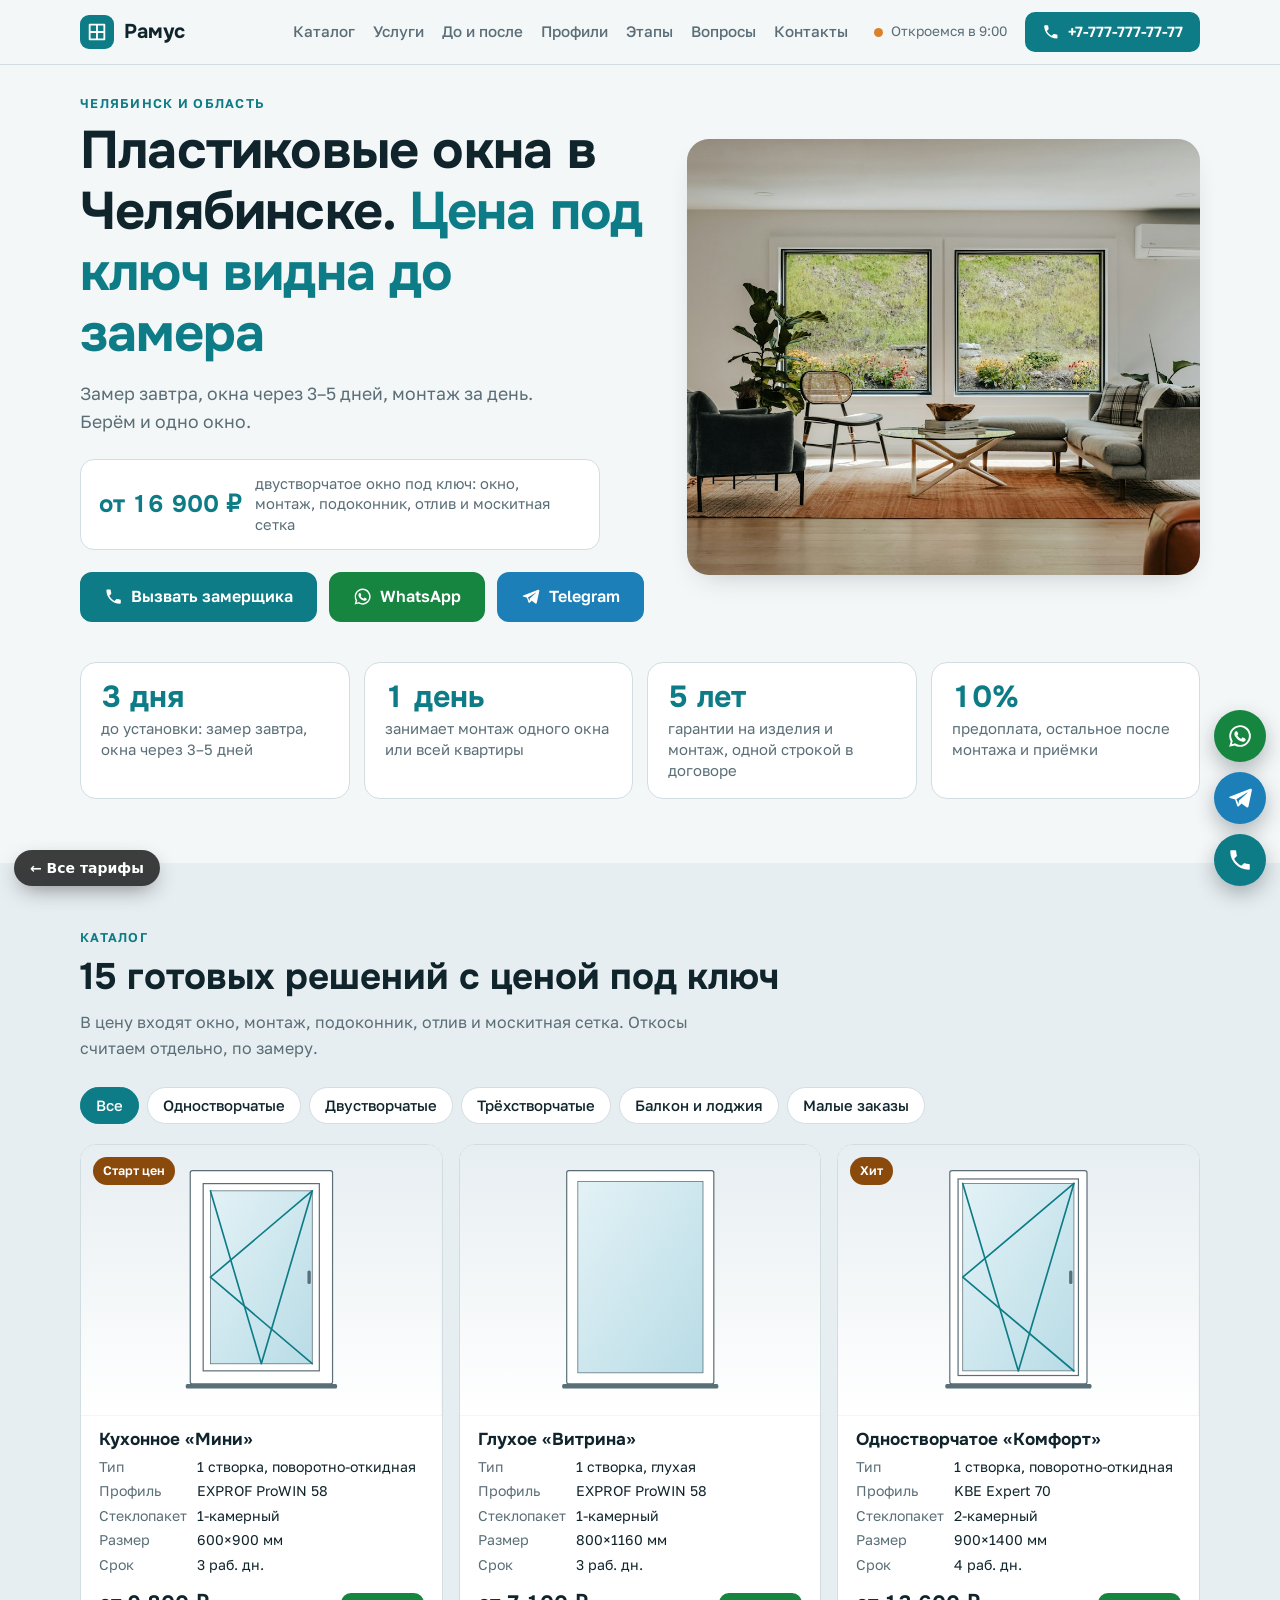
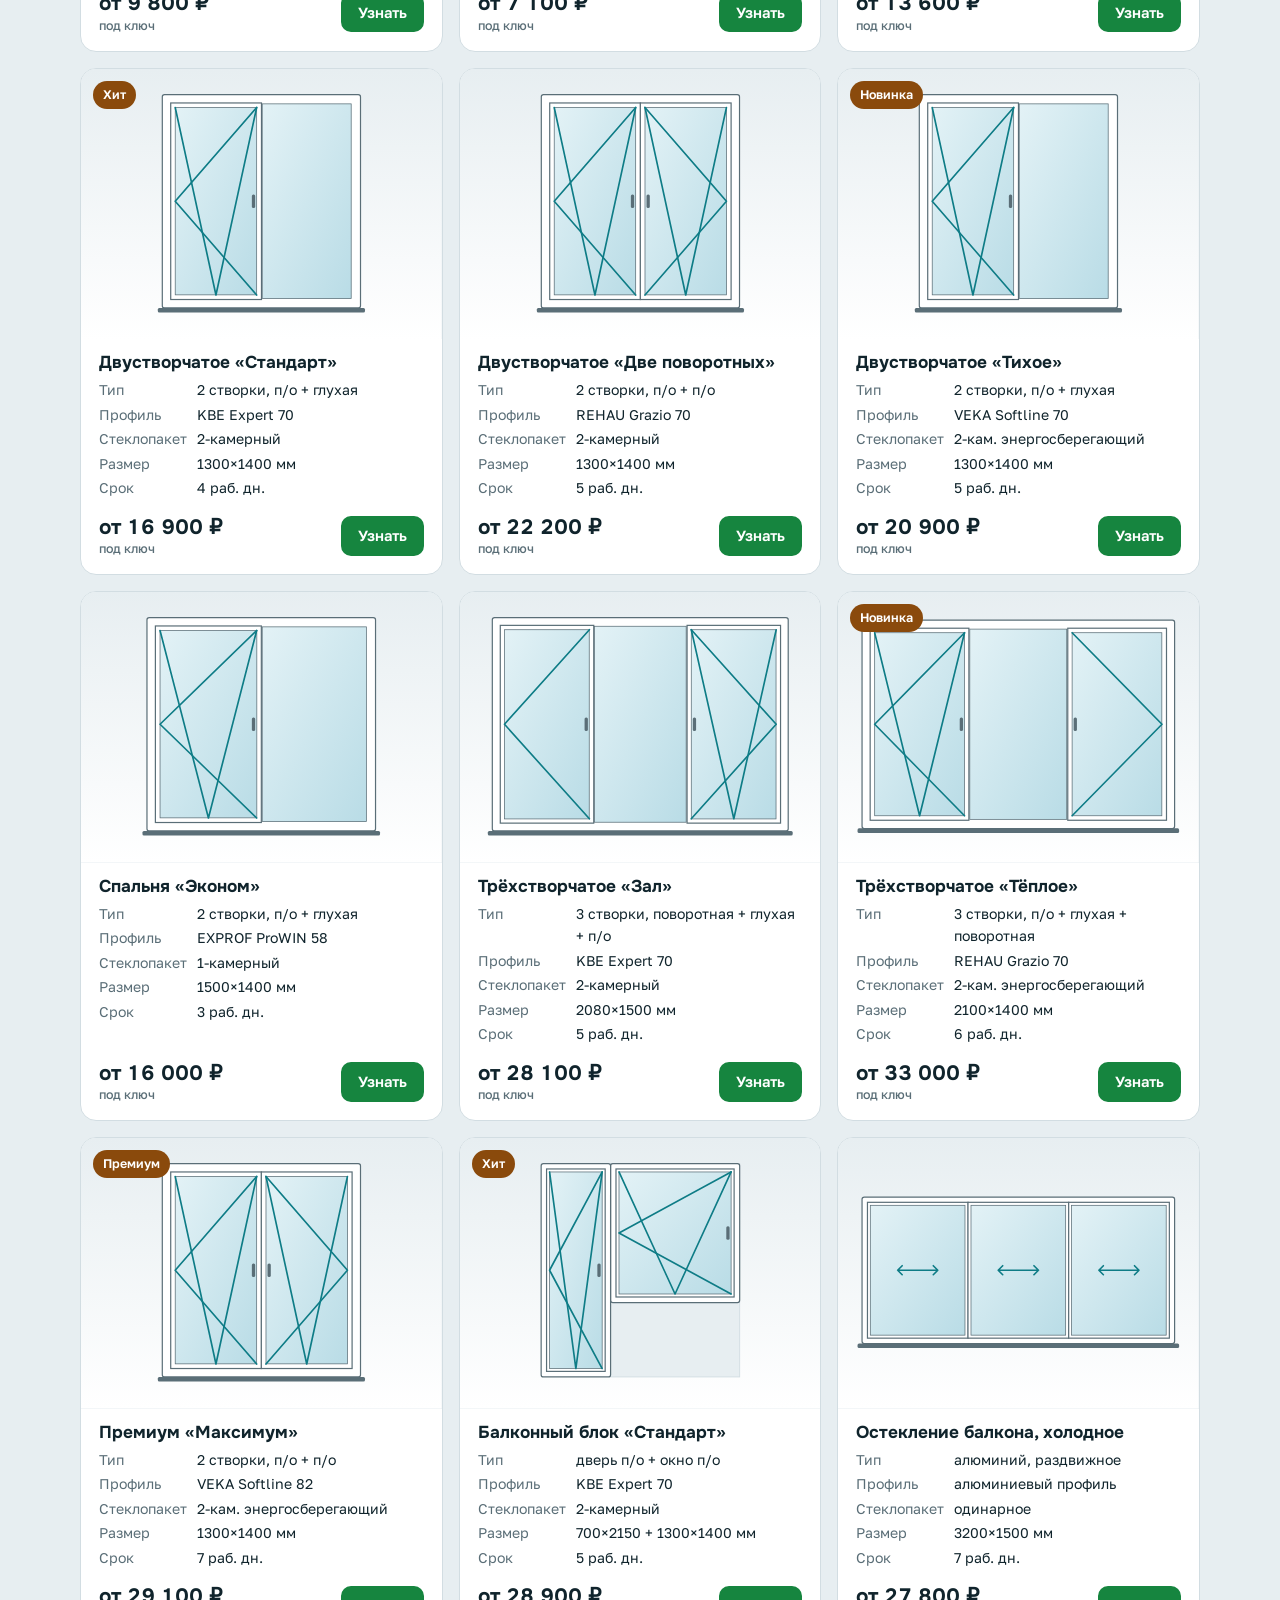
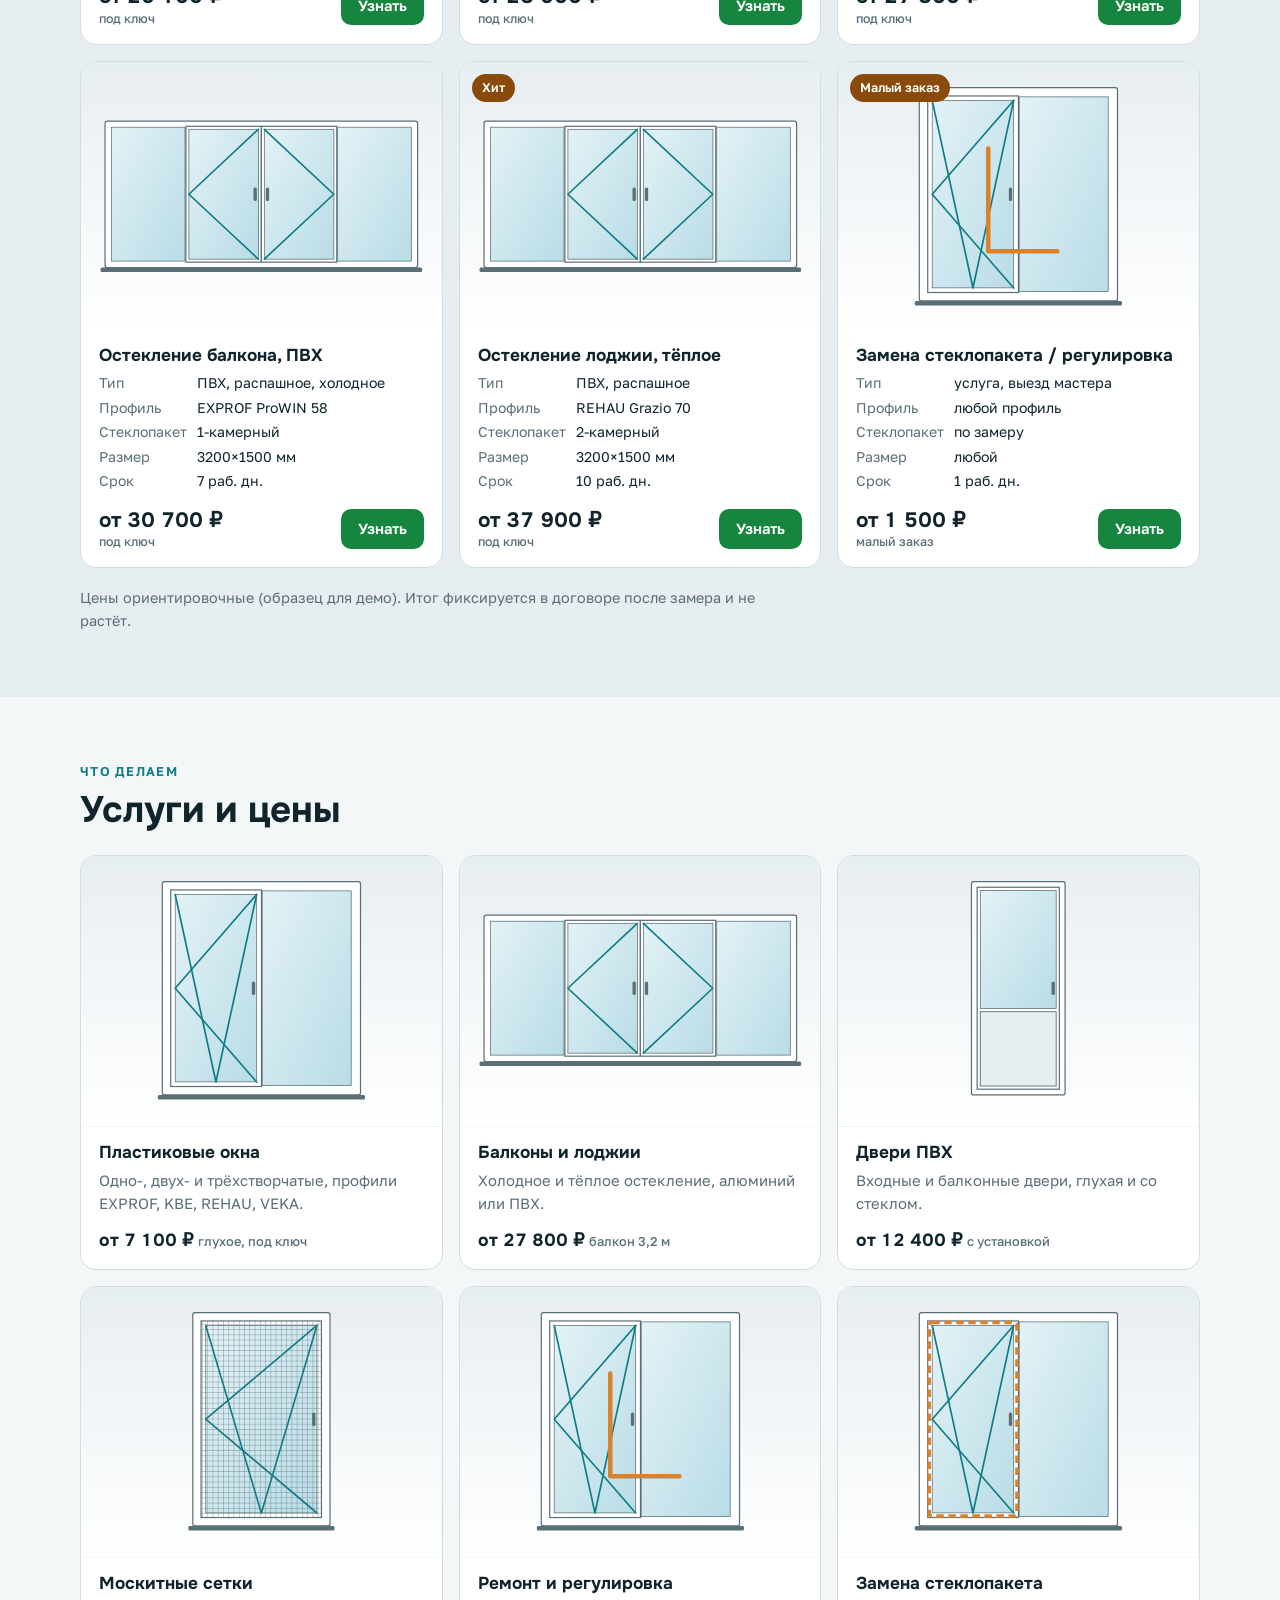
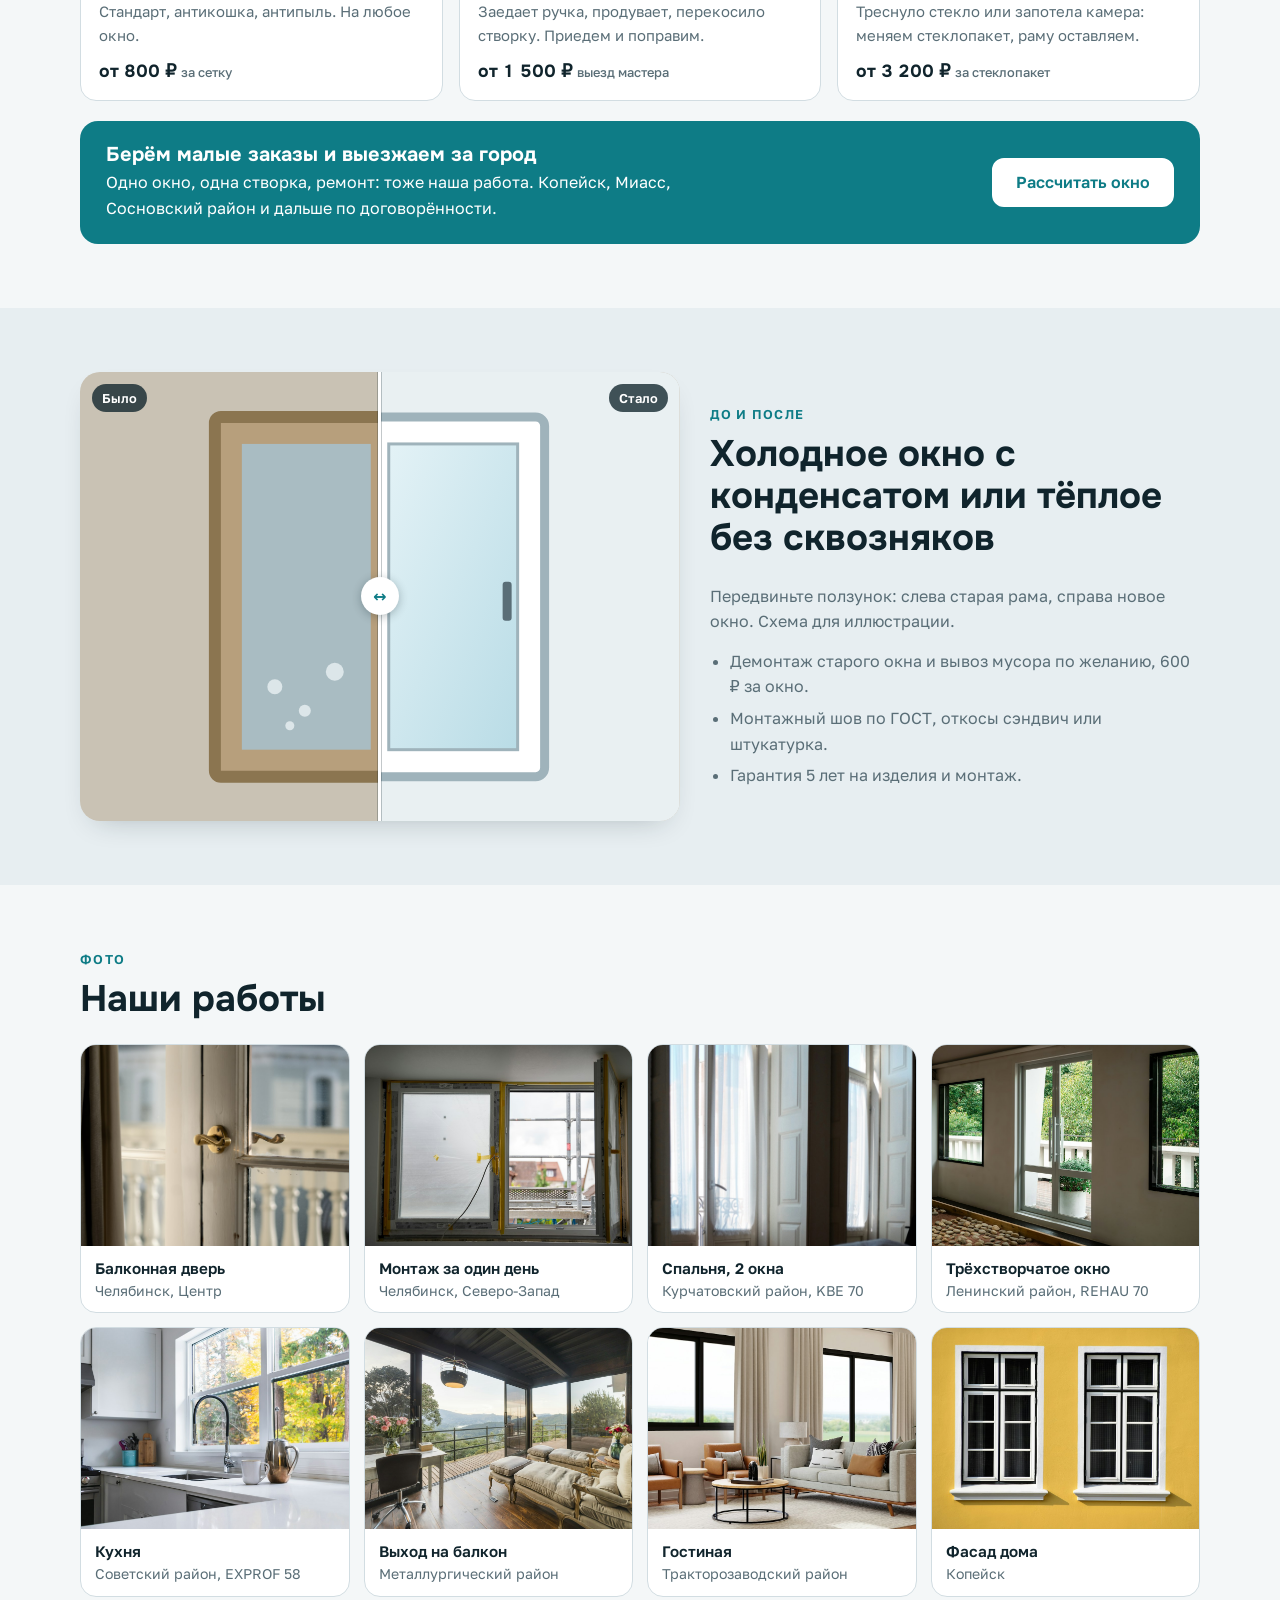
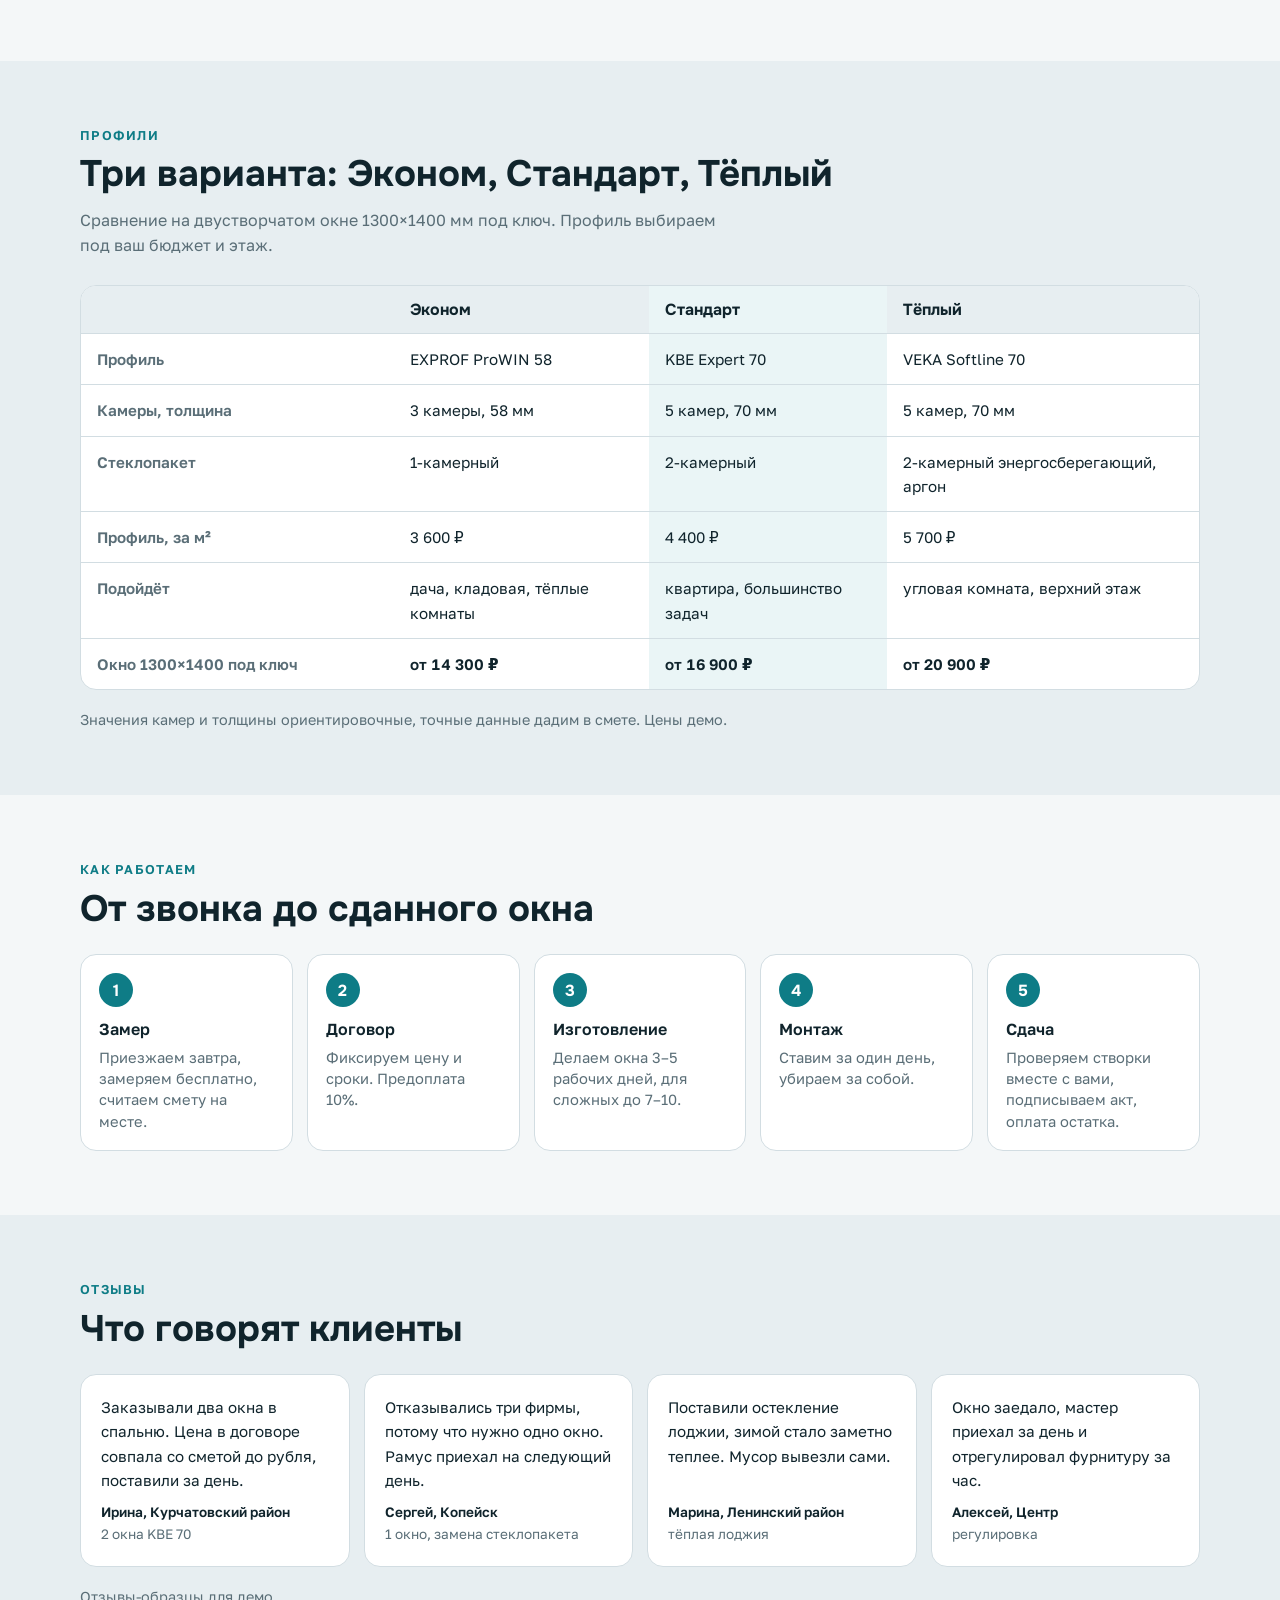
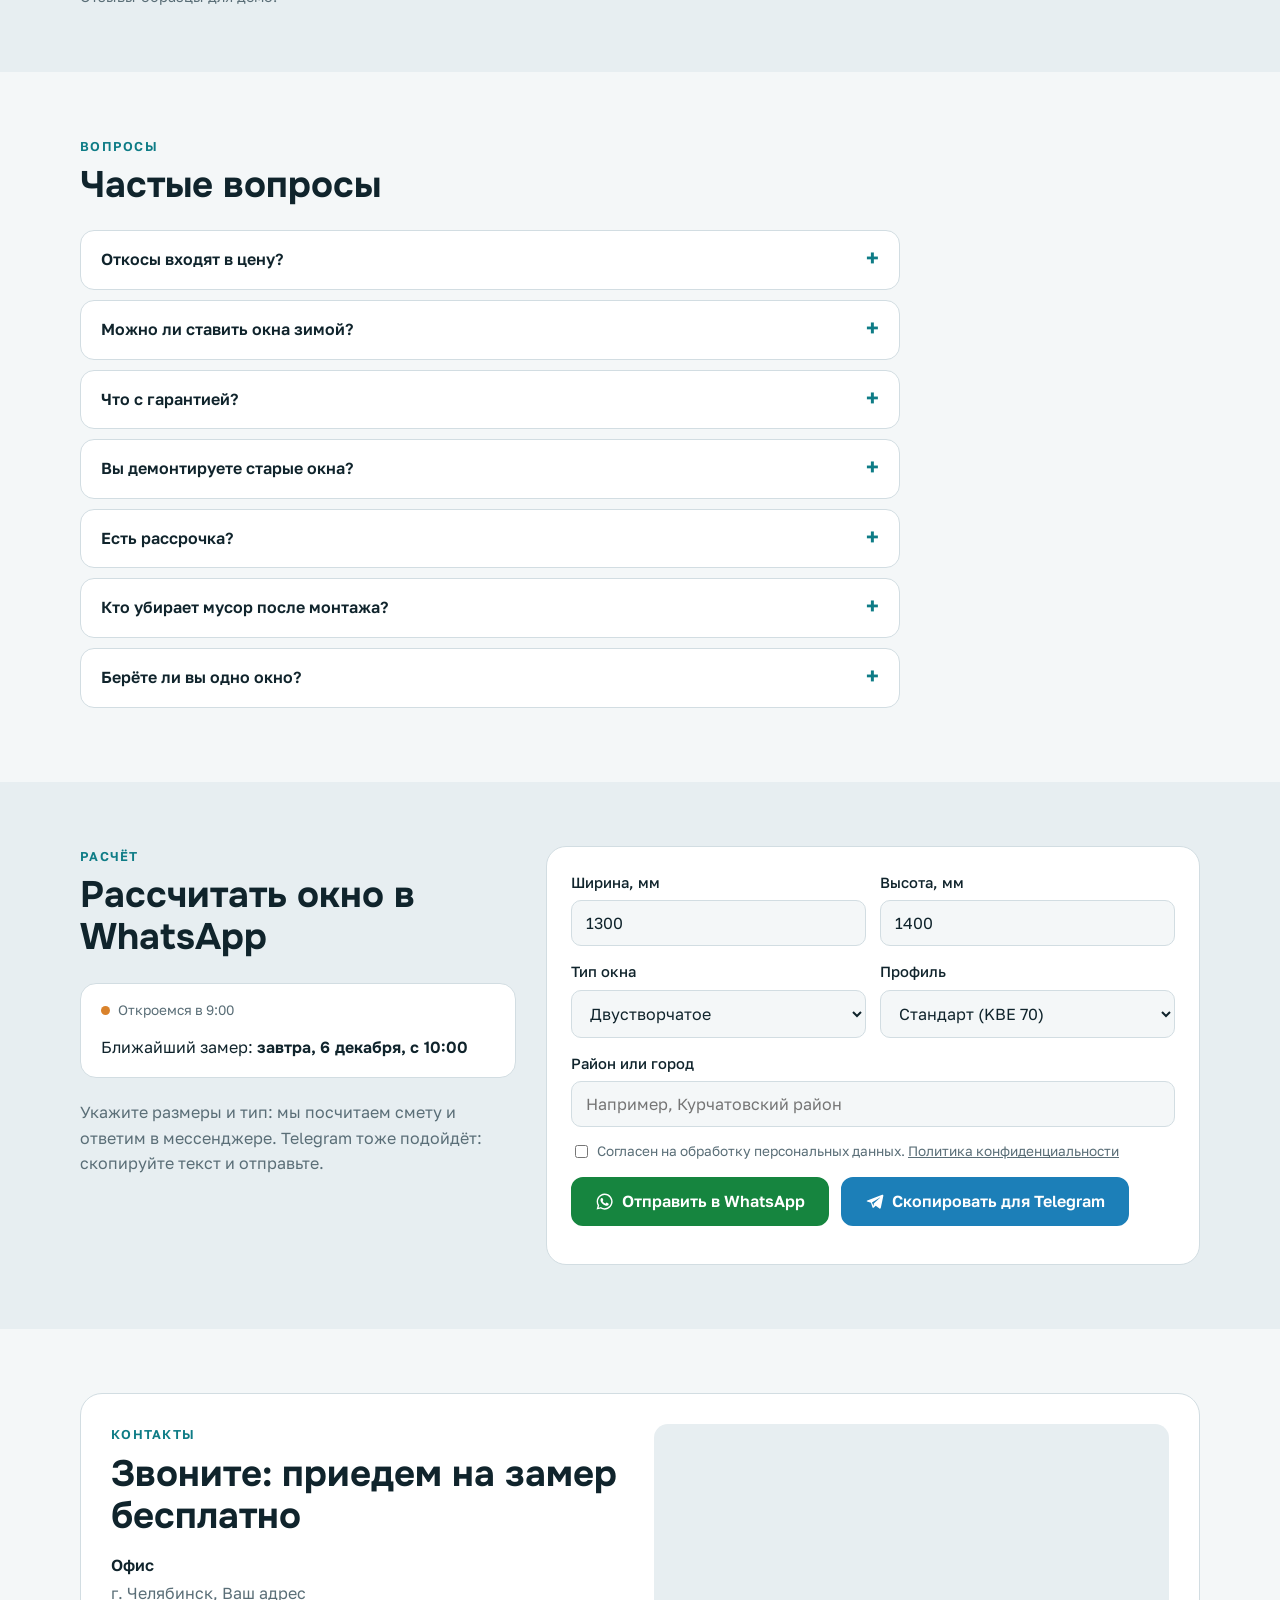
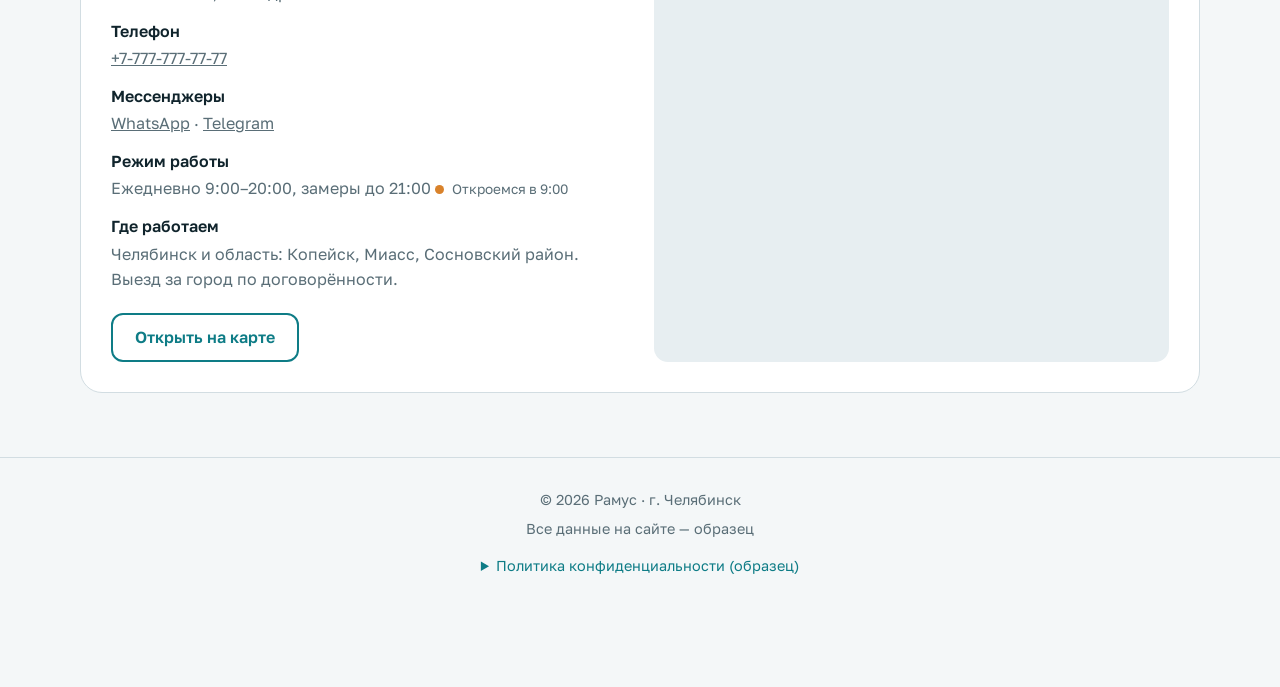
<file: 2-vitrina/index.html>
<!DOCTYPE html>
<html lang="ru">
<head>
<meta charset="UTF-8">
<meta name="viewport" content="width=device-width, initial-scale=1">
<meta name="robots" content="noindex, nofollow">
<title>Рамус — пластиковые окна в Челябинске, цены под ключ</title>
<meta name="description" content="Пластиковые окна в Челябинске: 15 готовых решений с ценой под ключ, бесплатный замер, окна за 3–5 дней, монтаж за день, гарантия 5 лет. Берём и одно окно.">
<meta property="og:title" content="Рамус — окна, которые держат тепло">
<meta property="og:description" content="Пластиковые окна в Челябинске. Каталог с ценами под ключ, замер завтра, монтаж за день.">
<link href="fonts/fonts.css" rel="stylesheet">
<!-- Яндекс Метрика: вставьте сюда код счётчика клиента -->
<style>
:root{--bg:#F4F7F8;--bg2:#E7EEF1;--card:#FFFFFF;--ink:#10242C;--mute:#5A6E77;--acc:#0E7C86;--acc-ink:#FFFFFF;--line:#D2DDE2;--warm:#D9822B;--warm-ink:#8A4A0C;--wa:#16853F;--tg:#1C7FB8;--sky1:#E3F2F6;--sky2:#B9DCE6;--ok:#1B8A4B;--shadow:0 12px 30px -16px rgba(16,36,44,.3)}
*{box-sizing:border-box}
html{scroll-behavior:smooth;-webkit-text-size-adjust:100%;scroll-padding-top:72px}
body{margin:0;background:var(--bg);color:var(--ink);font:16px/1.6 'Golos Text',system-ui,-apple-system,'Segoe UI',sans-serif;overflow-x:hidden}
h1,h2,h3{font-family:Onest,'Golos Text',system-ui,sans-serif;font-weight:700;line-height:1.15;margin:0}
p{margin:0}
a{color:inherit}
img,svg{max-width:100%}
.wr{max-width:1160px;margin:0 auto;padding:0 20px}
.sprite{position:absolute;width:0;height:0;overflow:hidden}
.ic{width:1.2em;height:1.2em;fill:currentColor;flex:none}
.sec{padding:64px 0}
.sec.alt{background:var(--bg2)}
.kick{color:var(--acc);font-weight:600;font-size:.8rem;letter-spacing:.1em;text-transform:uppercase;margin-bottom:8px}
h2{font-size:clamp(1.55rem,3.4vw,2.3rem);margin-bottom:24px}
h3{font-size:1.08rem}
.lead{color:var(--mute);max-width:64ch;margin:-12px 0 26px}
.btn{display:inline-flex;align-items:center;justify-content:center;gap:8px;padding:13px 22px;border-radius:12px;border:2px solid var(--acc);background:var(--acc);color:var(--acc-ink);font:600 1rem/1.2 'Golos Text',system-ui,sans-serif;text-decoration:none;cursor:pointer;transition:filter .2s,transform .2s}
.btn:hover{filter:brightness(1.1)}
.btn.ghost{background:transparent;color:var(--acc)}
.btn.wa{background:var(--wa);border-color:var(--wa);color:#fff}
.btn.tg{background:var(--tg);border-color:var(--tg);color:#fff}
.btn.sm{padding:9px 15px;font-size:.92rem;border-radius:10px}
.btns{display:flex;flex-wrap:wrap;gap:12px}
:focus-visible{outline:3px solid var(--warm);outline-offset:2px}
.nav{position:sticky;top:0;z-index:40;background:rgba(244,247,248,.95);-webkit-backdrop-filter:blur(8px);backdrop-filter:blur(8px);border-bottom:1px solid var(--line)}
.nav .wr{display:flex;align-items:center;gap:18px;min-height:64px}
.logo{display:flex;align-items:center;gap:10px;font:700 1.25rem/1 Onest,sans-serif;text-decoration:none;margin-right:auto;white-space:nowrap}
.logo .mk{width:34px;height:34px;border-radius:9px;background:var(--acc);color:var(--acc-ink);display:grid;place-items:center}
.logo .mk .ic{width:22px;height:22px}
.nav ul{display:flex;gap:18px;list-style:none;margin:0 8px 0 0;padding:0}
.nav ul a{text-decoration:none;font-weight:500;color:var(--mute);font-size:.95rem}
.nav ul a:hover{color:var(--acc)}
.open{display:inline-flex;align-items:center;gap:8px;font-size:.85rem;color:var(--mute);white-space:nowrap}
.open b{width:9px;height:9px;border-radius:50%;background:var(--ok);display:inline-block}
.open.closed b{background:var(--warm)}
.ph-box{position:relative;overflow:hidden;background:var(--bg2)}
.ph-box img,.ph-box .ph{width:100%;height:100%;object-fit:cover;display:block}
.ph svg{width:100%;height:100%;display:block}
.ws{display:block;width:100%;height:100%}
.ws .bgk{fill:url(#sky)}
.ws .fr{fill:var(--card);stroke:var(--mute);stroke-width:.8}
.ws .gl{fill:url(#gl);stroke:var(--mute);stroke-width:.5}
.ws .pn{fill:var(--bg2);stroke:var(--mute);stroke-width:.6}
.ws .wl{fill:var(--bg2);stroke:var(--line);stroke-width:.6}
.ws .mk{fill:none;stroke:var(--acc);stroke-width:1.1;stroke-linejoin:round;stroke-linecap:round}
.ws .hd{fill:var(--mute)}
.ws .sb{fill:var(--mute)}
.ws .ms{fill:url(#mesh);stroke:none}
.ws .ac{fill:none;stroke:var(--warm);stroke-width:3;stroke-linecap:round;stroke-linejoin:round}
.ws .sl2{fill:none;stroke:var(--acc);stroke-width:5;stroke-linejoin:round}
.float{position:fixed;right:14px;bottom:calc(14px + env(safe-area-inset-bottom,0px));display:flex;flex-direction:column;gap:10px;z-index:35}
.float a{width:52px;height:52px;border-radius:50%;display:grid;place-items:center;color:#fff;text-decoration:none;box-shadow:0 8px 20px rgba(16,36,44,.3)}
.float .ic{width:26px;height:26px}
.float .w{background:var(--wa)}.float .t{background:var(--tg)}.float .p{background:var(--acc)}
footer{border-top:1px solid var(--line);padding:30px 20px 110px;text-align:center;color:var(--mute);font-size:.9rem}
footer p+p{margin-top:6px}
footer details{max-width:640px;margin:14px auto 0;text-align:left}
footer summary{cursor:pointer;text-align:center;color:var(--acc)}
.rv{opacity:0;transform:translateY(18px);transition:opacity .7s,transform .7s cubic-bezier(.2,.8,.2,1)}
.rv.in{opacity:1;transform:none}
@media(prefers-reduced-motion:reduce){.rv{opacity:1;transform:none;transition:none}html{scroll-behavior:auto}.btn{transition:none}}
.hero{padding:28px 0 40px}
.hero .wr{display:grid;grid-template-columns:1.05fr .95fr;gap:40px;align-items:center}
.hero h1{font-size:clamp(2rem,5vw,3.3rem);margin-bottom:16px;letter-spacing:-.015em}
.hero h1 em{font-style:normal;color:var(--acc)}
.hero .sub{color:var(--mute);font-size:1.1rem;margin-bottom:22px;max-width:46ch}
.anchor{display:flex;gap:14px;align-items:center;background:var(--card);border:1px solid var(--line);border-radius:14px;padding:14px 18px;margin-bottom:22px;max-width:520px}
.anchor b{font:700 1.5rem/1 Onest,sans-serif;color:var(--acc);white-space:nowrap;font-variant-numeric:tabular-nums}
.anchor span{color:var(--mute);font-size:.92rem;line-height:1.4}
.hero .pic{border-radius:22px;aspect-ratio:4/3.4;box-shadow:var(--shadow)}
.nums{display:grid;grid-template-columns:repeat(4,1fr);gap:14px}
.nums div{background:var(--card);border:1px solid var(--line);border-radius:16px;padding:18px 20px}
.nums b{display:block;font:700 1.9rem/1.1 Onest,sans-serif;color:var(--acc);margin-bottom:4px;font-variant-numeric:tabular-nums}
.nums span{color:var(--mute);font-size:.93rem;line-height:1.4;display:block}
.filt{display:flex;flex-wrap:wrap;gap:8px;margin:0 0 20px;padding:0;list-style:none}
.filt button{font:500 .93rem/1 'Golos Text',sans-serif;padding:10px 15px;border-radius:999px;border:1px solid var(--line);background:var(--card);color:var(--ink);cursor:pointer}
.filt button[aria-pressed="true"]{background:var(--acc);border-color:var(--acc);color:var(--acc-ink)}
.cat{display:grid;grid-template-columns:repeat(3,1fr);gap:16px;list-style:none;margin:0;padding:0}
.cat li{background:var(--card);border:1px solid var(--line);border-radius:16px;overflow:hidden;display:flex;flex-direction:column;position:relative}
.cat li[hidden]{display:none}
.cat .im{aspect-ratio:4/3;background:var(--bg2)}
.cat .bd{padding:14px 18px 18px;display:flex;flex-direction:column;gap:6px;flex:1}
.cat .tag{position:absolute;top:12px;left:12px;background:var(--warm-ink);color:#fff;font-size:.78rem;font-weight:600;padding:4px 10px;border-radius:999px}
.cat dl{margin:0;display:grid;grid-template-columns:auto 1fr;gap:2px 10px;font-size:.88rem}
.cat dt{color:var(--mute)}
.cat dd{margin:0}
.cat .pr{margin-top:auto;padding-top:10px;display:flex;align-items:center;justify-content:space-between;gap:10px;flex-wrap:wrap}
.cat .pr b{font:700 1.3rem/1.1 Onest,sans-serif;font-variant-numeric:tabular-nums}
.cat .pr i{display:block;font:500 .78rem 'Golos Text',sans-serif;font-style:normal;color:var(--mute)}
.note{color:var(--mute);font-size:.9rem;margin-top:18px;max-width:80ch}
.svc{display:grid;grid-template-columns:repeat(3,1fr);gap:16px;list-style:none;margin:0;padding:0}
.svc li{background:var(--card);border:1px solid var(--line);border-radius:16px;overflow:hidden;display:flex;flex-direction:column}
.svc .im{aspect-ratio:16/9;background:var(--bg2)}
.svc .bd{padding:16px 18px 18px;display:flex;flex-direction:column;gap:6px;flex:1}
.svc small{color:var(--mute);font-size:.93rem}
.svc .pr{margin-top:auto;padding-top:8px;font:700 1.1rem/1.2 Onest,sans-serif;font-variant-numeric:tabular-nums}
.svc .pr i{font:500 .8rem 'Golos Text',sans-serif;font-style:normal;color:var(--mute)}
.small{display:flex;gap:18px;align-items:center;justify-content:space-between;flex-wrap:wrap;background:var(--acc);color:var(--acc-ink);border-radius:18px;padding:22px 26px;margin-top:20px}
.small h3{font-size:1.25rem;margin-bottom:4px}
.small p{max-width:60ch}
.small .btn{background:var(--card);color:var(--acc);border-color:var(--card)}
.ba{display:grid;grid-template-columns:1.1fr .9fr;gap:30px;align-items:center}
.cmp{position:relative;border-radius:20px;overflow:hidden;aspect-ratio:4/3;box-shadow:var(--shadow);background:var(--bg2);--p:50%;touch-action:pan-y}
.cmp svg{position:absolute;inset:0;width:100%;height:100%;display:block}
.cmp .after{clip-path:inset(0 0 0 var(--p))}
.cmp .bar{position:absolute;top:0;bottom:0;left:var(--p);width:3px;margin-left:-1.5px;background:#fff;box-shadow:0 0 0 1px rgba(16,36,44,.25);pointer-events:none}
.cmp .bar::after{content:"\2194";position:absolute;top:50%;left:50%;width:38px;height:38px;margin:-19px 0 0 -19px;border-radius:50%;background:#fff;color:var(--acc);display:grid;place-items:center;font-weight:700;box-shadow:0 2px 10px rgba(16,36,44,.3)}
.cmp input{position:absolute;inset:0;width:100%;height:100%;margin:0;opacity:0;cursor:ew-resize}
.cmp input:focus-visible+.bar::after{outline:3px solid var(--warm)}
.cmp .lb{position:absolute;top:12px;padding:4px 10px;border-radius:999px;font-size:.8rem;font-weight:600;background:rgba(16,36,44,.78);color:#fff;pointer-events:none}
.cmp .lb.l{left:12px}.cmp .lb.r{right:12px}
.ba ul{margin:14px 0 0;padding-left:20px;color:var(--mute)}
.ba li+li{margin-top:6px}
.gal{display:grid;grid-template-columns:repeat(4,1fr);gap:14px}
.gal figure{margin:0;border-radius:16px;overflow:hidden;background:var(--card);border:1px solid var(--line)}
.gal .ph-box{aspect-ratio:4/3}
.gal figcaption{padding:10px 14px;font-size:.88rem;color:var(--mute)}
.gal figcaption b{display:block;color:var(--ink);font-size:.95rem}
.steps{display:grid;grid-template-columns:repeat(5,1fr);gap:14px;list-style:none;margin:0;padding:0;counter-reset:s}
.steps li{background:var(--card);border:1px solid var(--line);border-radius:16px;padding:18px;counter-increment:s}
.steps li::before{content:counter(s);display:grid;place-items:center;width:34px;height:34px;border-radius:50%;background:var(--acc);color:var(--acc-ink);font:700 1rem Onest,sans-serif;margin-bottom:10px}
.steps b{display:block;margin-bottom:4px}
.steps span{color:var(--mute);font-size:.92rem;display:block;line-height:1.45}
.tw{overflow-x:auto;border:1px solid var(--line);border-radius:16px;background:var(--card)}
table{border-collapse:collapse;width:100%;min-width:620px}
th,td{padding:13px 16px;text-align:left;border-bottom:1px solid var(--line);vertical-align:top;font-size:.95rem}
thead th{font:700 1rem Onest,sans-serif;background:var(--bg2)}
tbody th{font-weight:600;color:var(--mute);width:28%}
tbody tr:last-child>*{border-bottom:0}
td.hl,th.hl{background:#EAF5F6}
td b{font-variant-numeric:tabular-nums}
.rev{display:grid;grid-template-columns:repeat(4,1fr);gap:14px}
.rev figure{margin:0;background:var(--card);border:1px solid var(--line);border-radius:16px;padding:20px;display:flex;flex-direction:column;gap:10px}
.rev blockquote{margin:0;font-size:.95rem}
.rev figcaption{margin-top:auto;font-size:.85rem;color:var(--mute)}
.rev figcaption b{display:block;color:var(--ink)}
.faq{max-width:820px}
.faq details{background:var(--card);border:1px solid var(--line);border-radius:14px;padding:0 20px;margin-bottom:10px}
.faq summary{cursor:pointer;font-weight:600;padding:16px 0;list-style:none;display:flex;justify-content:space-between;gap:14px}
.faq summary::-webkit-details-marker{display:none}
.faq summary::after{content:"+";color:var(--acc);font-size:1.4rem;line-height:1}
.faq details[open] summary::after{content:"\2212"}
.faq p{color:var(--mute);padding:0 0 16px}
.slot{display:flex;gap:14px;align-items:center;flex-wrap:wrap;background:var(--card);border:1px solid var(--line);border-radius:16px;padding:16px 20px;margin-bottom:22px}
.slot b{font-family:Onest,sans-serif}
.frm{display:grid;grid-template-columns:.8fr 1.2fr;gap:30px;align-items:start}
.frm form{background:var(--card);border:1px solid var(--line);border-radius:20px;padding:24px;display:grid;grid-template-columns:1fr 1fr;gap:14px}
.frm label{display:flex;flex-direction:column;gap:6px;font-weight:500;font-size:.92rem}
.frm .full{grid-column:1/-1}
.frm input,.frm select{font:400 1rem 'Golos Text',sans-serif;padding:12px 14px;border-radius:10px;border:1px solid var(--line);background:var(--bg);color:var(--ink);width:100%}
.frm .chk{flex-direction:row;align-items:flex-start;font-weight:400;font-size:.85rem;color:var(--mute)}
.frm .chk input{width:auto;margin-top:4px}
.frm .res{color:var(--mute);font-size:.9rem}
.ct{display:grid;grid-template-columns:1fr 1fr;gap:28px;background:var(--card);border:1px solid var(--line);border-radius:22px;padding:30px}
.ct h2{margin-bottom:16px}
.ct dl{margin:0 0 20px}
.ct dt{font-weight:600;margin-top:12px}
.ct dt:first-child{margin-top:0}
.ct dd{margin:2px 0 0;color:var(--mute)}
.ct iframe{width:100%;height:100%;min-height:300px;border:0;border-radius:14px;background:var(--bg2)}
@media(max-width:1000px){.nav ul{display:none}.cat,.svc{grid-template-columns:1fr 1fr}.steps{grid-template-columns:1fr 1fr}.rev{grid-template-columns:1fr 1fr}.gal{grid-template-columns:1fr 1fr 1fr}}
@media(max-width:760px){.hero .wr,.ba,.frm,.ct{grid-template-columns:1fr}.hero .wr{gap:24px}.ct{padding:22px}.nums{grid-template-columns:1fr 1fr}.gal{grid-template-columns:1fr 1fr}.btns .btn{flex:1 1 auto}.frm form{grid-template-columns:1fr}.sec{padding:48px 0}}
@media(max-width:600px){.open{display:none}.logo{font-size:1.1rem}.cat,.svc,.steps,.rev{grid-template-columns:1fr}}
@media(max-width:480px){.anchor{flex-direction:column;align-items:flex-start;gap:6px}.gal{grid-template-columns:1fr}.nums b{font-size:1.5rem}}
@media(max-width:380px){.nav .btn span{display:none}.nav .btn{padding:10px 12px}}
</style>
</head>
<body>
<a href="../index.html" class="tarify-back" aria-label="Вернуться ко всем тарифам" style="position:fixed;left:14px;bottom:calc(14px + env(safe-area-inset-bottom,0px));z-index:2147483000;display:inline-flex;align-items:center;gap:6px;padding:11px 16px;border-radius:999px;background:rgba(20,20,20,.82);color:#fff;font:600 14px/1 system-ui,-apple-system,'Segoe UI',Roboto,sans-serif;text-decoration:none;box-shadow:0 8px 22px -6px rgba(0,0,0,.45);-webkit-backdrop-filter:blur(6px);backdrop-filter:blur(6px)">← Все тарифы</a><script data-fp>(function(){try{var k="fp:"+location.pathname.split("/")[1],q=/[?&]from=portfolio(&|$)/.test(location.search);if(q)sessionStorage.setItem(k,"1");if(q||sessionStorage.getItem(k)){var b=document.querySelector(".tarify-back");if(b)b.style.display="none"}}catch(e){}})();</script>
<svg class="sprite" aria-hidden="true" focusable="false"><defs>
<linearGradient id="gl" x1="0" y1="0" x2="1" y2="1"><stop offset="0" style="stop-color:var(--sky1)"/><stop offset="1" style="stop-color:var(--sky2)"/></linearGradient>
<linearGradient id="sky" x1="0" y1="0" x2="0" y2="1"><stop offset="0" style="stop-color:var(--bg2)"/><stop offset="1" style="stop-color:var(--card)"/></linearGradient>
<pattern id="mesh" width="3.5" height="3.5" patternUnits="userSpaceOnUse"><path d="M0 0H3.5M0 0V3.5" stroke-width=".45" fill="none" style="stroke:var(--mute)"/></pattern>
<symbol id="i-logo" viewBox="0 0 24 24"><path d="M4 3h16a1 1 0 0 1 1 1v16a1 1 0 0 1-1 1H4a1 1 0 0 1-1-1V4a1 1 0 0 1 1-1zm1 2v6h6V5H5zm8 0v6h6V5h-6zM5 13v6h6v-6H5zm8 0v6h6v-6h-6z"/></symbol>
<symbol id="i-ph" viewBox="0 0 24 24"><path d="M6.6 10.8c1.4 2.8 3.8 5.1 6.6 6.6l2.2-2.2c.3-.3.7-.4 1-.2 1.1.4 2.3.6 3.6.6.6 0 1 .4 1 1V20c0 .6-.4 1-1 1C10.6 21 3 13.4 3 4c0-.6.4-1 1-1h3.5c.6 0 1 .4 1 1 0 1.3.2 2.5.6 3.6.1.3 0 .7-.2 1l-2.3 2.2z"/></symbol>
<symbol id="i-wa" viewBox="0 0 24 24"><path d="M12 2a10 10 0 0 0-8.6 15L2 22l5.1-1.3A10 10 0 1 0 12 2zm0 18.2a8.2 8.2 0 0 1-4.2-1.2l-.3-.2-3 .8.8-2.9-.2-.3A8.2 8.2 0 1 1 12 20.2zm4.5-6.1c-.2-.1-1.5-.7-1.7-.8-.2-.1-.4-.1-.6.1l-.8 1c-.1.2-.3.2-.5.1a6.7 6.7 0 0 1-3.3-2.9c-.2-.4.2-.4.7-1.3.1-.2 0-.3 0-.5l-.8-1.8c-.2-.5-.4-.4-.6-.4h-.5a1 1 0 0 0-.7.3 3 3 0 0 0-.9 2.2c0 1.3.9 2.5 1 2.7.1.2 1.8 2.8 4.4 3.9 1.6.7 2.3.7 3.1.6.5-.1 1.5-.6 1.7-1.2.2-.6.2-1.1.2-1.2-.1-.1-.2-.2-.5-.3z"/></symbol>
<symbol id="i-tg" viewBox="0 0 24 24"><path d="M21.5 3.4 2.9 10.6c-1 .4-1 1.1-.2 1.3l4.8 1.5 1.8 5.6c.2.6.4.8.9.8.4 0 .6-.2.9-.5l2.3-2.2 4.7 3.5c.9.5 1.5.2 1.7-.8L22.9 5c.3-1.3-.5-1.8-1.4-1.6zM8.7 13.1l9.6-6c.4-.3.8-.1.5.2l-7.8 7-.3 3.2-2-4.4z"/></symbol>
</defs></svg>
<header class="nav"><div class="wr">
  <a class="logo" href="#top" aria-label="Рамус — на главную"><span class="mk"><svg class="ic" aria-hidden="true"><use href="#i-logo"/></svg></span>Рамус</a>
  <nav aria-label="Основное меню"><ul>
    <li><a href="#katalog">Каталог</a></li>
    <li><a href="#uslugi">Услуги</a></li>
    <li><a href="#do-posle">До и после</a></li>
    <li><a href="#profili">Профили</a></li>
    <li><a href="#etapy">Этапы</a></li>
    <li><a href="#faq">Вопросы</a></li>
    <li><a href="#kontakty">Контакты</a></li>
  </ul></nav>
  <span class="open" data-open><b></b><span></span></span>
  <a class="btn sm" href="tel:+77777777777"><svg class="ic" aria-hidden="true"><use href="#i-ph"/></svg><span>+7-777-777-77-77</span></a>
</div></header>

<main>
<section class="hero" id="top"><div class="wr">
  <div>
    <div class="kick">Челябинск и область</div>
    <h1>Пластиковые окна в Челябинске. <em>Цена под ключ видна до замера</em></h1>
    <p class="sub">Замер завтра, окна через 3–5 дней, монтаж за день. Берём и одно окно.</p>
    <div class="anchor"><b>от 16 900 ₽</b><span>двустворчатое окно под ключ: окно, монтаж, подоконник, отлив и москитная сетка</span></div>
    <div class="btns">
      <a class="btn" href="tel:+77777777777"><svg class="ic" aria-hidden="true"><use href="#i-ph"/></svg>Вызвать замерщика</a>
      <a class="btn wa" href="https://wa.me/77777777777?text=%D0%97%D0%B4%D1%80%D0%B0%D0%B2%D1%81%D1%82%D0%B2%D1%83%D0%B9%D1%82%D0%B5!%20%D0%A5%D0%BE%D1%87%D1%83%20%D0%B7%D0%B0%D0%BC%D0%B5%D1%80%20%D0%BE%D0%BA%D0%BE%D0%BD" target="_blank" rel="noopener"><svg class="ic" aria-hidden="true"><use href="#i-wa"/></svg>WhatsApp</a>
      <a class="btn tg" href="https://t.me/" target="_blank" rel="noopener"><svg class="ic" aria-hidden="true"><use href="#i-tg"/></svg>Telegram</a>
    </div>
  </div>
  <div class="pic ph-box" data-photo="1721932423849-e9033192b190" data-eager data-alt="Светлая гостиная с большими окнами"></div>
</div></section>

<section class="sec" id="about" style="padding-top:0"><div class="wr">
  <div class="nums rv">
    <div><b>3 дня</b><span>до установки: замер завтра, окна через 3–5 дней</span></div>
    <div><b>1 день</b><span>занимает монтаж одного окна или всей квартиры</span></div>
    <div><b>5 лет</b><span>гарантии на изделия и монтаж, одной строкой в договоре</span></div>
    <div><b>10%</b><span>предоплата, остальное после монтажа и приёмки</span></div>
  </div>
</div></section>

<section class="sec alt" id="katalog"><div class="wr">
  <div class="kick">Каталог</div>
  <h2>15 готовых решений с ценой под ключ</h2>
  <p class="lead">В цену входят окно, монтаж, подоконник, отлив и москитная сетка. Откосы считаем отдельно, по замеру.</p>
  <ul class="filt" id="filt" aria-label="Фильтр каталога"></ul>
  <ul class="cat" id="cat"></ul>
  <p class="note">Цены ориентировочные (образец для демо). Итог фиксируется в договоре после замера и не растёт.</p>
</div></section>

<section class="sec" id="uslugi"><div class="wr">
  <div class="kick">Что делаем</div>
  <h2>Услуги и цены</h2>
  <ul class="svc" id="svc">
    <li><div class="im"></div><div class="bd"><h3>Пластиковые окна</h3><small>Одно-, двух- и трёхстворчатые, профили EXPROF, KBE, REHAU, VEKA.</small><div class="pr">от 7 100 ₽ <i>глухое, под ключ</i></div></div></li>
    <li><div class="im"></div><div class="bd"><h3>Балконы и лоджии</h3><small>Холодное и тёплое остекление, алюминий или ПВХ.</small><div class="pr">от 27 800 ₽ <i>балкон 3,2 м</i></div></div></li>
    <li><div class="im"></div><div class="bd"><h3>Двери ПВХ</h3><small>Входные и балконные двери, глухая и со стеклом.</small><div class="pr">от 12 400 ₽ <i>с установкой</i></div></div></li>
    <li><div class="im"></div><div class="bd"><h3>Москитные сетки</h3><small>Стандарт, антикошка, антипыль. На любое окно.</small><div class="pr">от 800 ₽ <i>за сетку</i></div></div></li>
    <li><div class="im"></div><div class="bd"><h3>Ремонт и регулировка</h3><small>Заедает ручка, продувает, перекосило створку. Приедем и поправим.</small><div class="pr">от 1 500 ₽ <i>выезд мастера</i></div></div></li>
    <li><div class="im"></div><div class="bd"><h3>Замена стеклопакета</h3><small>Треснуло стекло или запотела камера: меняем стеклопакет, раму оставляем.</small><div class="pr">от 3 200 ₽ <i>за стеклопакет</i></div></div></li>
  </ul>
  <div class="small">
    <div><h3>Берём малые заказы и выезжаем за город</h3><p>Одно окно, одна створка, ремонт: тоже наша работа. Копейск, Миасс, Сосновский район и дальше по договорённости.</p></div>
    <a class="btn" href="#raschet">Рассчитать окно</a>
  </div>
</div></section>

<section class="sec alt" id="do-posle"><div class="wr ba">
  <div class="cmp" id="cmp" style="--p:50%">
    <svg class="before" viewBox="0 0 400 300" role="img" aria-label="Старое окно: потемневшая рама, конденсат на стекле"><rect width="400" height="300" fill="#C9C2B4"/><rect x="90" y="30" width="220" height="240" rx="4" fill="#B79F7C" stroke="#8B7550" stroke-width="8"/><rect x="108" y="48" width="86" height="204" fill="#A9BCC2"/><rect x="206" y="48" width="86" height="204" fill="#A9BCC2"/><g fill="#EEF4F6" opacity=".75"><circle cx="130" cy="210" r="5"/><circle cx="150" cy="226" r="4"/><circle cx="170" cy="200" r="6"/><circle cx="140" cy="236" r="3"/><circle cx="230" cy="222" r="5"/><circle cx="256" cy="204" r="4"/><circle cx="270" cy="232" r="6"/><circle cx="246" cy="240" r="3"/></g><rect x="282" y="140" width="6" height="26" rx="2" fill="#6F6048"/></svg>
    <svg class="after" viewBox="0 0 400 300" role="img" aria-label="Новое пластиковое окно: белая рама, чистое стекло"><rect width="400" height="300" fill="#E9F0F2"/><rect x="90" y="30" width="220" height="240" rx="6" fill="#FFFFFF" stroke="#9FB3BB" stroke-width="6"/><rect x="108" y="48" width="86" height="204" fill="url(#gl)" stroke="#9FB3BB" stroke-width="2"/><rect x="206" y="48" width="86" height="204" fill="url(#gl)" stroke="#9FB3BB" stroke-width="2"/><path d="M194 48L108 150L194 252" fill="none" stroke="#0E7C86" stroke-width="2"/><rect x="282" y="140" width="6" height="26" rx="2" fill="#5A6E77"/></svg>
    <span class="lb l">Было</span><span class="lb r">Стало</span>
    <input type="range" min="5" max="95" value="50" aria-label="Сравнение: было и стало">
    <span class="bar"></span>
  </div>
  <div>
    <div class="kick">До и после</div>
    <h2>Холодное окно с конденсатом или тёплое без сквозняков</h2>
    <p class="lead" style="margin:0">Передвиньте ползунок: слева старая рама, справа новое окно. Схема для иллюстрации.</p>
    <ul>
      <li>Демонтаж старого окна и вывоз мусора по желанию, 600 ₽ за окно.</li>
      <li>Монтажный шов по ГОСТ, откосы сэндвич или штукатурка.</li>
      <li>Гарантия 5 лет на изделия и монтаж.</li>
    </ul>
  </div>
</div></section>

<section class="sec" id="raboty"><div class="wr">
  <div class="kick">Фото</div>
  <h2>Наши работы</h2>
  <div class="gal">
    <figure><div class="ph-box" data-photo="1776417078345-7a33d7a3860a" data-alt="Белая дверная рама с ручкой, вид на балкон"></div><figcaption><b>Балконная дверь</b>Челябинск, Центр</figcaption></figure>
    <figure><div class="ph-box" data-photo="1751486403820-7cf45ebec080" data-alt="Окно в проёме во время монтажа"></div><figcaption><b>Монтаж за один день</b>Челябинск, Северо-Запад</figcaption></figure>
    <figure><div class="ph-box" data-photo="1633369918397-ea852fe4e091" data-alt="Спальня с двумя окнами"></div><figcaption><b>Спальня, 2 окна</b>Курчатовский район, KBE 70</figcaption></figure>
    <figure><div class="ph-box" data-photo="1736593319421-250e17bb2f11" data-alt="Кровать под тремя окнами"></div><figcaption><b>Трёхстворчатое окно</b>Ленинский район, REHAU 70</figcaption></figure>
    <figure><div class="ph-box" data-photo="1634672050277-16639332c727" data-alt="Белое окно на кухне над мойкой"></div><figcaption><b>Кухня</b>Советский район, EXPROF 58</figcaption></figure>
    <figure><div class="ph-box" data-photo="1613013441633-785518cf90b3" data-alt="Диван у стеклянного выхода на балкон"></div><figcaption><b>Выход на балкон</b>Металлургический район</figcaption></figure>
    <figure><div class="ph-box" data-photo="1632120669818-ed5498030e32" data-alt="Гостиная с большим окном"></div><figcaption><b>Гостиная</b>Тракторозаводский район</figcaption></figure>
    <figure><div class="ph-box" data-photo="1538903723116-763313165283" data-alt="Два белых окна на жёлтом фасаде"></div><figcaption><b>Фасад дома</b>Копейск</figcaption></figure>
  </div>
</div></section>

<section class="sec alt" id="profili"><div class="wr">
  <div class="kick">Профили</div>
  <h2>Три варианта: Эконом, Стандарт, Тёплый</h2>
  <p class="lead">Сравнение на двустворчатом окне 1300×1400 мм под ключ. Профиль выбираем под ваш бюджет и этаж.</p>
  <div class="tw"><table>
    <thead><tr><th></th><th>Эконом</th><th class="hl">Стандарт</th><th>Тёплый</th></tr></thead>
    <tbody>
      <tr><th>Профиль</th><td>EXPROF ProWIN 58</td><td class="hl">KBE Expert 70</td><td>VEKA Softline 70</td></tr>
      <tr><th>Камеры, толщина</th><td>3 камеры, 58 мм</td><td class="hl">5 камер, 70 мм</td><td>5 камер, 70 мм</td></tr>
      <tr><th>Стеклопакет</th><td>1-камерный</td><td class="hl">2-камерный</td><td>2-камерный энергосберегающий, аргон</td></tr>
      <tr><th>Профиль, за м²</th><td>3 600 ₽</td><td class="hl">4 400 ₽</td><td>5 700 ₽</td></tr>
      <tr><th>Подойдёт</th><td>дача, кладовая, тёплые комнаты</td><td class="hl">квартира, большинство задач</td><td>угловая комната, верхний этаж</td></tr>
      <tr><th>Окно 1300×1400 под ключ</th><td><b>от 14 300 ₽</b></td><td class="hl"><b>от 16 900 ₽</b></td><td><b>от 20 900 ₽</b></td></tr>
    </tbody>
  </table></div>
  <p class="note">Значения камер и толщины ориентировочные, точные данные дадим в смете. Цены демо.</p>
</div></section>

<section class="sec" id="etapy"><div class="wr">
  <div class="kick">Как работаем</div>
  <h2>От звонка до сданного окна</h2>
  <ol class="steps rv">
    <li><b>Замер</b><span>Приезжаем завтра, замеряем бесплатно, считаем смету на месте.</span></li>
    <li><b>Договор</b><span>Фиксируем цену и сроки. Предоплата 10%.</span></li>
    <li><b>Изготовление</b><span>Делаем окна 3–5 рабочих дней, для сложных до 7–10.</span></li>
    <li><b>Монтаж</b><span>Ставим за один день, убираем за собой.</span></li>
    <li><b>Сдача</b><span>Проверяем створки вместе с вами, подписываем акт, оплата остатка.</span></li>
  </ol>
</div></section>

<section class="sec alt" id="otzyvy"><div class="wr">
  <div class="kick">Отзывы</div>
  <h2>Что говорят клиенты</h2>
  <div class="rev rv">
    <figure><blockquote>Заказывали два окна в спальню. Цена в договоре совпала со сметой до рубля, поставили за день.</blockquote><figcaption><b>Ирина, Курчатовский район</b>2 окна KBE 70</figcaption></figure>
    <figure><blockquote>Отказывались три фирмы, потому что нужно одно окно. Рамус приехал на следующий день.</blockquote><figcaption><b>Сергей, Копейск</b>1 окно, замена стеклопакета</figcaption></figure>
    <figure><blockquote>Поставили остекление лоджии, зимой стало заметно теплее. Мусор вывезли сами.</blockquote><figcaption><b>Марина, Ленинский район</b>тёплая лоджия</figcaption></figure>
    <figure><blockquote>Окно заедало, мастер приехал за день и отрегулировал фурнитуру за час.</blockquote><figcaption><b>Алексей, Центр</b>регулировка</figcaption></figure>
  </div>
  <p class="note">Отзывы-образцы для демо.</p>
</div></section>

<section class="sec" id="faq"><div class="wr">
  <div class="kick">Вопросы</div>
  <h2>Частые вопросы</h2>
  <div class="faq">
    <details><summary>Откосы входят в цену?</summary><p>Нет, считаем отдельно по замеру: сэндвич-панель 900 ₽ за погонный метр, штукатурка 1 100 ₽. В смете строка видна заранее.</p></details>
    <details><summary>Можно ли ставить окна зимой?</summary><p>Да. Монтаж идёт по одному проёму: комната остаётся открытой не дольше часа. Работаем при морозе до -20 °C.</p></details>
    <details><summary>Что с гарантией?</summary><p>5 лет на изделия и на монтаж, одной строкой в договоре. Регулировку фурнитуры в первый год делаем бесплатно.</p></details>
    <details><summary>Вы демонтируете старые окна?</summary><p>Да, демонтаж 600 ₽ за окно, вывоз мусора 400 ₽ за объект. Можно оставить старые рамы себе.</p></details>
    <details><summary>Есть рассрочка?</summary><p>Рассрочка 0% на 3–6 месяцев при заказе от 20 000 ₽. Условия назовём на замере.</p></details>
    <details><summary>Кто убирает мусор после монтажа?</summary><p>Мы. Упаковку и строительный мусор вывозим сами, оставляем чистый подоконник.</p></details>
    <details><summary>Берёте ли вы одно окно?</summary><p>Да, малые заказы и ремонт берём без наценки. Выезд по Челябинску бесплатный, за город по договорённости.</p></details>
  </div>
</div></section>

<section class="sec alt" id="raschet"><div class="wr frm">
  <div>
    <div class="kick">Расчёт</div>
    <h2>Рассчитать окно в WhatsApp</h2>
    <div class="slot"><span class="open" data-open><b></b><span></span></span><span>Ближайший замер: <b data-slot>завтра</b></span></div>
    <p class="lead" style="margin:0">Укажите размеры и тип: мы посчитаем смету и ответим в мессенджере. Telegram тоже подойдёт: скопируйте текст и отправьте.</p>
  </div>
  <form id="frm" novalidate>
    <label>Ширина, мм<input type="number" name="w" min="400" max="2400" value="1300" inputmode="numeric"></label>
    <label>Высота, мм<input type="number" name="h" min="400" max="2200" value="1400" inputmode="numeric"></label>
    <label>Тип окна<select name="t"><option>Одностворчатое</option><option selected>Двустворчатое</option><option>Трёхстворчатое</option><option>Балконный блок</option><option>Остекление балкона</option></select></label>
    <label>Профиль<select name="p"><option>Эконом (EXPROF 58)</option><option selected>Стандарт (KBE 70)</option><option>Тёплый (VEKA 70)</option></select></label>
    <label class="full">Район или город<input type="text" name="d" placeholder="Например, Курчатовский район" autocomplete="off"></label>
    <label class="chk full"><input type="checkbox" name="c" required> <span>Согласен на обработку персональных данных. <a href="#politika">Политика конфиденциальности</a></span></label>
    <div class="btns full">
      <button class="btn wa" type="submit"><svg class="ic" aria-hidden="true"><use href="#i-wa"/></svg>Отправить в WhatsApp</button>
      <button class="btn tg" type="button" id="tgcopy"><svg class="ic" aria-hidden="true"><use href="#i-tg"/></svg>Скопировать для Telegram</button>
    </div>
    <p class="res full" id="res" role="status" aria-live="polite"></p>
  </form>
</div></section>

<section class="sec" id="kontakty"><div class="wr">
  <div class="ct">
    <div>
      <div class="kick">Контакты</div>
      <h2>Звоните: приедем на замер бесплатно</h2>
      <dl>
        <dt>Офис</dt><dd>г. Челябинск, Ваш адрес</dd>
        <dt>Телефон</dt><dd><a href="tel:+77777777777">+7-777-777-77-77</a></dd>
        <dt>Мессенджеры</dt><dd><a href="https://wa.me/77777777777" target="_blank" rel="noopener">WhatsApp</a> · <a href="https://t.me/" target="_blank" rel="noopener">Telegram</a></dd>
        <dt>Режим работы</dt><dd>Ежедневно 9:00–20:00, замеры до 21:00 <span class="open" data-open><b></b><span></span></span></dd>
        <dt>Где работаем</dt><dd>Челябинск и область: Копейск, Миасс, Сосновский район. Выезд за город по договорённости.</dd>
      </dl>
      <a class="btn ghost" href="https://yandex.ru/maps/?text=%D0%A7%D0%B5%D0%BB%D1%8F%D0%B1%D0%B8%D0%BD%D1%81%D0%BA" target="_blank" rel="noopener">Открыть на карте</a>
    </div>
    <iframe title="Карта: Челябинск" src="https://yandex.ru/map-widget/v1/?ll=61.402554%2C55.159897&amp;z=11" loading="lazy"></iframe>
  </div>
</div></section>
</main>

<footer><p>© 2026 Рамус · г. Челябинск</p><p>Все данные на сайте — образец</p>
<details id="politika"><summary>Политика конфиденциальности (образец)</summary><p>Данные из формы (размеры, район) используются только для расчёта и связи с вами и не передаются третьим лицам. Текст политики подготавливается для каждого клиента отдельно.</p></details></footer>
<div class="float">
  <a class="w" href="https://wa.me/77777777777" aria-label="Написать в WhatsApp" target="_blank" rel="noopener"><svg class="ic" aria-hidden="true"><use href="#i-wa"/></svg></a>
  <a class="t" href="https://t.me/" aria-label="Написать в Telegram" target="_blank" rel="noopener"><svg class="ic" aria-hidden="true"><use href="#i-tg"/></svg></a>
  <a class="p" href="tel:+77777777777" aria-label="Позвонить"><svg class="ic" aria-hidden="true"><use href="#i-ph"/></svg></a>
</div>

<script>
(function(){
function $(s,r){return (r||document).querySelector(s)}
function $$(s,r){return Array.prototype.slice.call((r||document).querySelectorAll(s))}
function esc(s){return String(s).replace(/&/g,'&amp;').replace(/"/g,'&quot;').replace(/</g,'&lt;')}
function rub(n){return String(Math.round(n)).replace(/\B(?=(\d{3})+(?!\d))/g,' ')+' ₽'}
function waLink(t){return 'https://wa.me/77777777777?text='+encodeURIComponent(t)}
function copyText(t,done){
  function fb(){var a=document.createElement('textarea');a.value=t;a.setAttribute('readonly','');a.style.position='fixed';a.style.opacity='0';document.body.appendChild(a);a.select();try{document.execCommand('copy')}catch(e){}document.body.removeChild(a);done()}
  if(navigator.clipboard&&navigator.clipboard.writeText){navigator.clipboard.writeText(t).then(done,fb)}else fb()
}
function photoURL(id){return 'img/'+id+'.jpg'}
function phSVG(){return '<svg viewBox="0 0 400 300" preserveAspectRatio="xMidYMid slice" role="img" aria-label="Иллюстрация: окно"><rect width="400" height="300" style="fill:var(--bg2)"/><rect x="110" y="46" width="180" height="208" rx="6" style="fill:var(--card);stroke:var(--line);stroke-width:6"/><rect x="124" y="60" width="72" height="180" style="fill:url(#gl)"/><rect x="204" y="60" width="72" height="180" style="fill:url(#gl)"/><path d="M196 60L124 150L196 240" style="fill:none;stroke:var(--acc);stroke-width:2"/></svg>'}
function fillPhotos(root){
  $$('[data-photo]',root).forEach(function(el){
    if(el.firstChild)return;
    var id=el.getAttribute('data-photo'),eager=el.hasAttribute('data-eager');
    var im=new Image();
    im.alt=el.getAttribute('data-alt')||'';
    im.decoding='async';
    if(eager){im.fetchPriority='high'}else{im.loading='lazy'}
    im.src=photoURL(id);
    im.onerror=function(){var d=document.createElement('div');d.className='ph';d.setAttribute('role','img');d.setAttribute('aria-label',im.alt);d.innerHTML=phSVG();if(im.parentNode)im.parentNode.replaceChild(d,im)};
    el.appendChild(im);
  });
}
/* Открыто сейчас (Челябинск, UTC+5): 9:00-20:00 */
function openNow(){
  var d=new Date(),h=(d.getUTCHours()+5)%24,m=d.getUTCMinutes(),mins=h*60+m;
  $$('[data-open]').forEach(function(el){
    var t=el.querySelector('span');
    if(mins>=540&&mins<1200){el.classList.remove('closed');t.textContent='Открыто до 20:00'}
    else{el.classList.add('closed');t.textContent='Откроемся в 9:00'}
  });
  var late=mins>=1140,tm=new Date(Date.now()+5*3600000+(late?2:1)*86400000),mon=['января','февраля','марта','апреля','мая','июня','июля','августа','сентября','октября','ноября','декабря'];
  $$('[data-slot]').forEach(function(el){el.textContent=(late?'послезавтра':'завтра')+', '+tm.getUTCDate()+' '+mon[tm.getUTCMonth()]+', с 10:00'});
}
function reveal(){
  var els=$$('.rv'),reduce=window.matchMedia&&matchMedia('(prefers-reduced-motion:reduce)').matches;
  function show(e){e.classList.add('in')}
  if(!('IntersectionObserver' in window)||reduce){els.forEach(show);return}
  var io=new IntersectionObserver(function(es){es.forEach(function(e){if(e.isIntersecting){show(e.target);io.unobserve(e.target)}})},{threshold:.08});
  els.forEach(function(e){io.observe(e)});
  setTimeout(function(){els.forEach(show)},3500);
}
/* Схема окна в SVG. o: c - створки через '+', w,h - мм, d - ширина балконной двери (мм), dh - высота двери, kind - net|sill|slope|key|pane, label */
function winSVG(o){
  var VW=240,VH=180,pad=16,cols=(o.c||'f').split('+'),W=o.w||1300,H=o.h||1400,D=o.d||0,DH=o.dh||2150;
  var tw=W+D,th=D?Math.max(DH,H):H;
  var sc=Math.min((VW-2*pad)/tw,(VH-2*pad-6)/th),ox=(VW-tw*sc)/2,oy=(VH-th*sc)/2-2,t=Math.max(2.4,55*sc);
  function f(n){return Math.round(n*10)/10}
  function R(c,x,y,w,h,r){return '<rect class="'+c+'" x="'+f(x)+'" y="'+f(y)+'" width="'+f(w)+'" height="'+f(h)+'"'+(r?' rx="'+r+'"':'')+'/>'}
  function P(d){return '<path class="mk" d="'+d+'"/>'}
  function handle(x,y,h,side){var hw=2.2,hh=Math.min(9,h*.18);return R('hd',side=='R'?x-hw-1:x+1,y+h/2-hh/2,hw,hh,1)}
  function sash(x,y,w,h,ty,i,n){
    var q=Math.max(1.6,t*.55),r='',hs=(n>1&&i>=n/2)?'R':'L',gx=x+q,gy=y+q,gw=w-2*q,gh=h-2*q;
    if(ty=='f'){return R('gl',x+.6,y+.6,w-1.2,h-1.2)}
    if(ty=='dr'){var ph=gh*.38;r=R('fr',x,y,w,h)+R('gl',gx,gy,gw,gh-ph-q)+R('pn',gx,gy+gh-ph,gw,ph)+handle(x+w-q,y,h,'R');return r}
    if(ty=='dg'){return R('fr',x,y,w,h)+R('gl',gx,gy,gw,gh)+handle(x+w-q,y,h,'R')}
    if(ty=='sl'){var a=gy+gh/2;return R('fr',x,y,w,h)+R('gl',gx,gy,gw,gh)+P('M'+f(x+w*.3)+' '+f(a)+'H'+f(x+w*.7)+'M'+f(x+w*.3+3)+' '+f(a-3)+'L'+f(x+w*.3)+' '+f(a)+'L'+f(x+w*.3+3)+' '+f(a+3)+'M'+f(x+w*.7-3)+' '+f(a-3)+'L'+f(x+w*.7)+' '+f(a)+'L'+f(x+w*.7-3)+' '+f(a+3))}
    r=R('fr',x,y,w,h)+R('gl',gx,gy,gw,gh);
    var tn=(ty=='t'||ty=='tt'),tl=(ty=='k'||ty=='tt');
    if(tn){r+=hs=='L'?P('M'+f(gx+gw)+' '+f(gy)+'L'+f(gx)+' '+f(gy+gh/2)+'L'+f(gx+gw)+' '+f(gy+gh)):P('M'+f(gx)+' '+f(gy)+'L'+f(gx+gw)+' '+f(gy+gh/2)+'L'+f(gx)+' '+f(gy+gh))}
    if(tl){r+=P('M'+f(gx)+' '+f(gy)+'L'+f(gx+gw/2)+' '+f(gy+gh)+'L'+f(gx+gw)+' '+f(gy))}
    if(tn||tl){r+=handle(hs=='L'?x+w-q:x+q,y,h,hs=='L'?'R':'L')}
    return r
  }
  function block(x,y,w,h,types){
    var n=types.length,iw=w-2*t,cw=iw/n,r=R('fr',x,y,w,h,1.5);
    types.forEach(function(ty,i){r+=sash(x+t+i*cw,y+t,cw,h-2*t,ty,i,n)});
    return r
  }
  var s='<svg class="ws" viewBox="0 0 '+VW+' '+VH+'" role="img" aria-label="'+esc(o.label||'Схема окна')+'" preserveAspectRatio="xMidYMid meet">'+R('bgk',0,0,VW,VH);
  var wx=ox+D*sc,wy=oy;
  if(D){s+=R('wl',wx,oy,W*sc,DH*sc)}
  s+=block(wx,wy,W*sc,H*sc,cols);
  if(D){s+=block(ox,oy,D*sc,DH*sc,[o.dt||'tt'])}
  else if(o.sill!==false&&o.kind!='sill'){s+=R('sb',wx-3,wy+H*sc,W*sc+6,3,1)}
  if(o.kind=='net'){s+=R('ms',wx+t,wy+t,W*sc-2*t,H*sc-2*t)}
  if(o.kind=='sill'){s+=R('sb',wx-8,wy+H*sc,W*sc+16,5,1)}
  if(o.kind=='slope'){s+='<rect class="sl2" x="'+f(wx-4)+'" y="'+f(wy-4)+'" width="'+f(W*sc+8)+'" height="'+f(H*sc+8)+'" rx="2"/>'}
  if(o.kind=='key'){s+='<path class="ac" d="M'+f(VW*.5-20)+' '+f(VH*.32)+'V'+f(VH*.7)+'H'+f(VW*.5+26)+'"/>'}
  if(o.kind=='pane'){s+='<rect x="'+f(wx+t+1)+'" y="'+f(wy+t+1)+'" width="'+f((W*sc-2*t)/cols.length-2)+'" height="'+f(H*sc-2*t-2)+'" rx="2" style="fill:none;stroke:var(--warm);stroke-width:2.4;stroke-dasharray:5 3"/>'}
  return s+'</svg>'
}
/* Каталог */
var CAT=[
{n:'Кухонное «Мини»',g:'1',ty:'1 створка, поворотно-откидная',pf:'EXPROF ProWIN 58',gp:'1-камерный',sz:'600×900',p:9800,d:3,b:'Старт цен',s:{c:'tt',w:600,h:900}},
{n:'Глухое «Витрина»',g:'1',ty:'1 створка, глухая',pf:'EXPROF ProWIN 58',gp:'1-камерный',sz:'800×1160',p:7100,d:3,b:'',s:{c:'f',w:800,h:1160}},
{n:'Одностворчатое «Комфорт»',g:'1',ty:'1 створка, поворотно-откидная',pf:'KBE Expert 70',gp:'2-камерный',sz:'900×1400',p:13600,d:4,b:'Хит',s:{c:'tt',w:900,h:1400}},
{n:'Двустворчатое «Стандарт»',g:'2',ty:'2 створки, п/о + глухая',pf:'KBE Expert 70',gp:'2-камерный',sz:'1300×1400',p:16900,d:4,b:'Хит',s:{c:'tt+f',w:1300,h:1400}},
{n:'Двустворчатое «Две поворотных»',g:'2',ty:'2 створки, п/о + п/о',pf:'REHAU Grazio 70',gp:'2-камерный',sz:'1300×1400',p:22200,d:5,b:'',s:{c:'tt+tt',w:1300,h:1400}},
{n:'Двустворчатое «Тихое»',g:'2',ty:'2 створки, п/о + глухая',pf:'VEKA Softline 70',gp:'2-кам. энергосберегающий',sz:'1300×1400',p:20900,d:5,b:'Новинка',s:{c:'tt+f',w:1300,h:1400}},
{n:'Спальня «Эконом»',g:'2',ty:'2 створки, п/о + глухая',pf:'EXPROF ProWIN 58',gp:'1-камерный',sz:'1500×1400',p:16000,d:3,b:'',s:{c:'tt+f',w:1500,h:1400}},
{n:'Трёхстворчатое «Зал»',g:'3',ty:'3 створки, поворотная + глухая + п/о',pf:'KBE Expert 70',gp:'2-камерный',sz:'2080×1500',p:28100,d:5,b:'',s:{c:'t+f+tt',w:2080,h:1500}},
{n:'Трёхстворчатое «Тёплое»',g:'3',ty:'3 створки, п/о + глухая + поворотная',pf:'REHAU Grazio 70',gp:'2-кам. энергосберегающий',sz:'2100×1400',p:33000,d:6,b:'Новинка',s:{c:'tt+f+t',w:2100,h:1400}},
{n:'Премиум «Максимум»',g:'2',ty:'2 створки, п/о + п/о',pf:'VEKA Softline 82',gp:'2-кам. энергосберегающий',sz:'1300×1400',p:29100,d:7,b:'Премиум',s:{c:'tt+tt',w:1300,h:1400}},
{n:'Балконный блок «Стандарт»',g:'b',ty:'дверь п/о + окно п/о',pf:'KBE Expert 70',gp:'2-камерный',sz:'700×2150 + 1300×1400',p:28900,d:5,b:'Хит',s:{c:'tt',w:1300,h:1400,d:700,dh:2150}},
{n:'Остекление балкона, холодное',g:'b',ty:'алюминий, раздвижное',pf:'алюминиевый профиль',gp:'одинарное',sz:'3200×1500',p:27800,d:7,b:'',s:{c:'sl+sl+sl',w:3200,h:1500}},
{n:'Остекление балкона, ПВХ',g:'b',ty:'ПВХ, распашное, холодное',pf:'EXPROF ProWIN 58',gp:'1-камерный',sz:'3200×1500',p:30700,d:7,b:'',s:{c:'f+t+t+f',w:3200,h:1500}},
{n:'Остекление лоджии, тёплое',g:'b',ty:'ПВХ, распашное',pf:'REHAU Grazio 70',gp:'2-камерный',sz:'3200×1500',p:37900,d:10,b:'Хит',s:{c:'f+t+t+f',w:3200,h:1500}},
{n:'Замена стеклопакета / регулировка',g:'m',ty:'услуга, выезд мастера',pf:'любой профиль',gp:'по замеру',sz:'любой',p:1500,d:1,b:'Малый заказ',s:{c:'tt+f',w:1300,h:1400,kind:'key'}}
];
var GR=[['all','Все'],['1','Одностворчатые'],['2','Двустворчатые'],['3','Трёхстворчатые'],['b','Балкон и лоджия'],['m','Малые заказы']];
function card(it){
  var msg='Здравствуйте! Хочу узнать стоимость: '+it.n+', '+it.sz+' мм, '+it.pf+'.';
  return '<li data-g="'+it.g+'">'+(it.b?'<span class="tag">'+esc(it.b)+'</span>':'')+'<div class="im">'+winSVG(it.s)+'</div><div class="bd"><h3>'+esc(it.n)+'</h3><dl><dt>Тип</dt><dd>'+esc(it.ty)+'</dd><dt>Профиль</dt><dd>'+esc(it.pf)+'</dd><dt>Стеклопакет</dt><dd>'+esc(it.gp)+'</dd><dt>Размер</dt><dd>'+esc(it.sz)+(it.g=='m'?'':' мм')+'</dd><dt>Срок</dt><dd>'+it.d+' раб. дн.</dd></dl><div class="pr"><div><b>от '+rub(it.p)+'</b><i>'+(it.g=='m'?'малый заказ':'под ключ')+'</i></div><a class="btn sm wa" href="'+waLink(msg)+'" target="_blank" rel="noopener">Узнать</a></div></div></li>'
}
$('#cat').innerHTML=CAT.map(card).join('');
$('#filt').innerHTML=GR.map(function(g,i){return '<li><button type="button" data-f="'+g[0]+'" aria-pressed="'+(i==0)+'">'+g[1]+'</button></li>'}).join('');
$('#filt').addEventListener('click',function(e){
  var b=e.target.closest('button');if(!b)return;
  var f=b.getAttribute('data-f');
  $$('#filt button').forEach(function(x){x.setAttribute('aria-pressed',x===b)});
  $$('#cat li').forEach(function(li){li.hidden=!(f=='all'||li.getAttribute('data-g')==f)});
});
var icons=[{c:'tt+f',w:1300,h:1400,label:'Схема двустворчатого окна'},{c:'f+t+t+f',w:3200,h:1500,label:'Схема остекления балкона'},{c:'dr',w:900,h:2050,sill:false,label:'Схема двери ПВХ'},{c:'tt',w:900,h:1400,kind:'net',label:'Окно с москитной сеткой'},{c:'tt+f',w:1300,h:1400,kind:'key',label:'Регулировка фурнитуры'},{c:'tt+f',w:1300,h:1400,kind:'pane',label:'Замена стеклопакета'}];
$$('#svc .im').forEach(function(el,i){el.innerHTML=winSVG(icons[i])});
/* До и после */
var cmp=$('#cmp'),rg=cmp&&$('input',cmp);
if(rg){rg.addEventListener('input',function(){cmp.style.setProperty('--p',rg.value+'%')})}
/* Форма расчёта */
var frm=$('#frm');
function formText(){
  var f=frm.elements;
  return 'Здравствуйте! Хочу рассчитать окно: '+f.t.value+', '+f.w.value+'×'+f.h.value+' мм, профиль '+f.p.value+(f.d.value?', район: '+f.d.value:'')+'.'
}
function ok(){
  var f=frm.elements,w=+f.w.value,h=+f.h.value,r=$('#res');
  if(!(w>=400&&w<=2400&&h>=400&&h<=2200)){r.textContent='Ширина 400–2400 мм, высота 400–2200 мм. Для нестандартных размеров напишите нам напрямую.';return false}
  if(!f.c.checked){r.textContent='Отметьте согласие на обработку данных.';return false}
  r.textContent='';return true
}
frm.addEventListener('submit',function(e){e.preventDefault();if(ok())window.open(waLink(formText()),'_blank','noopener')});
$('#tgcopy').addEventListener('click',function(){if(ok())copyText(formText(),function(){$('#res').textContent='Текст скопирован. Вставьте его в Telegram.'})});
fillPhotos();
openNow();
reveal();
})();
</script>
<style data-hscroll>.hs-wrap{position:relative;min-width:0;max-width:100%}.hs-btn{position:absolute;top:50%;z-index:30;width:42px;height:42px;margin-top:-21px;border-radius:50%;border:1px solid rgba(255,255,255,.45);background:rgba(20,20,24,.62);color:#fff;font:600 18px/1 system-ui,sans-serif;display:flex;align-items:center;justify-content:center;cursor:pointer;-webkit-backdrop-filter:blur(6px);backdrop-filter:blur(6px);box-shadow:0 4px 14px rgba(0,0,0,.25);transition:opacity .25s,transform .2s;padding:0}.hs-btn:hover{transform:scale(1.08)}.hs-btn.l{left:6px}.hs-btn.r{right:6px}.hs-btn.off{opacity:0;pointer-events:none}.hs-wrap.sm .hs-btn{width:30px;height:30px;margin-top:-15px;font-size:14px}</style>
<script data-hscroll>(function(){function sc(el){var cs=getComputedStyle(el);return /(auto|scroll)/.test(cs.overflowX)&&el.scrollWidth>el.clientWidth+8&&el.clientHeight>40}
function upd(el){var w=el.parentNode,l=w.querySelector(':scope>.hs-btn.l'),r=w.querySelector(':scope>.hs-btn.r'),can=el.scrollWidth>el.clientWidth+8;l.classList.toggle('off',!can||el.scrollLeft<4);r.classList.toggle('off',!can||el.scrollLeft+el.clientWidth>=el.scrollWidth-4)}
function step(el){var c=el.firstElementChild,g=parseFloat(getComputedStyle(el).columnGap)||16,s=c?c.getBoundingClientRect().width+g:0;if(!s||s>el.clientWidth*.9)s=el.clientWidth*.8;return s}
function add(el){if(el.dataset.hs)return;el.dataset.hs=1;var w=document.createElement('div');w.className='hs-wrap'+(el.clientHeight<100?' sm':'');var cs=getComputedStyle(el);['gridColumn','gridRow','marginTop','marginBottom','marginLeft','marginRight','flex','alignSelf','width','maxWidth'].forEach(function(p){if(p.indexOf('margin')==0){w.style[p]=cs[p];el.style[p]='0'}else if(el.style[p]||p.indexOf('grid')==0||p=='alignSelf'||p=='flex'){w.style[p]=cs[p]}});el.parentNode.insertBefore(w,el);w.appendChild(el);
[['l','<svg width="18" height="18" viewBox="0 0 24 24" fill="none" stroke="currentColor" stroke-width="2" stroke-linecap="round" stroke-linejoin="round" aria-hidden="true"><path d="M19 12H5M12 19l-7-7 7-7"/></svg>','Прокрутить назад',-1],['r','<svg width="18" height="18" viewBox="0 0 24 24" fill="none" stroke="currentColor" stroke-width="2" stroke-linecap="round" stroke-linejoin="round" aria-hidden="true"><path d="M5 12h14M12 5l7 7-7 7"/></svg>','Прокрутить вперёд',1]].forEach(function(a){var b=document.createElement('button');b.type='button';b.className='hs-btn '+a[0]+' off';b.innerHTML=a[1];b.setAttribute('aria-label',a[2]);b.onclick=function(){el.scrollBy({left:a[3]*step(el),behavior:'smooth'})};w.appendChild(b)});
el.addEventListener('scroll',function(){upd(el)},{passive:true});upd(el)}
function scan(){document.querySelectorAll('body *:not(.hs-btn):not(.hs-wrap)').forEach(function(el){if(el.dataset.hs){upd(el);return}if(!el.closest('[data-no-hs]')&&sc(el))add(el)})}
var t;function later(){clearTimeout(t);t=setTimeout(scan,250)}
if(document.readyState!='loading')later();else document.addEventListener('DOMContentLoaded',later);
addEventListener('load',later);addEventListener('resize',later);document.addEventListener('click',function(e){if(!e.target.closest('.hs-btn'))later()},true)})();</script>
</body>
</html>
</file>
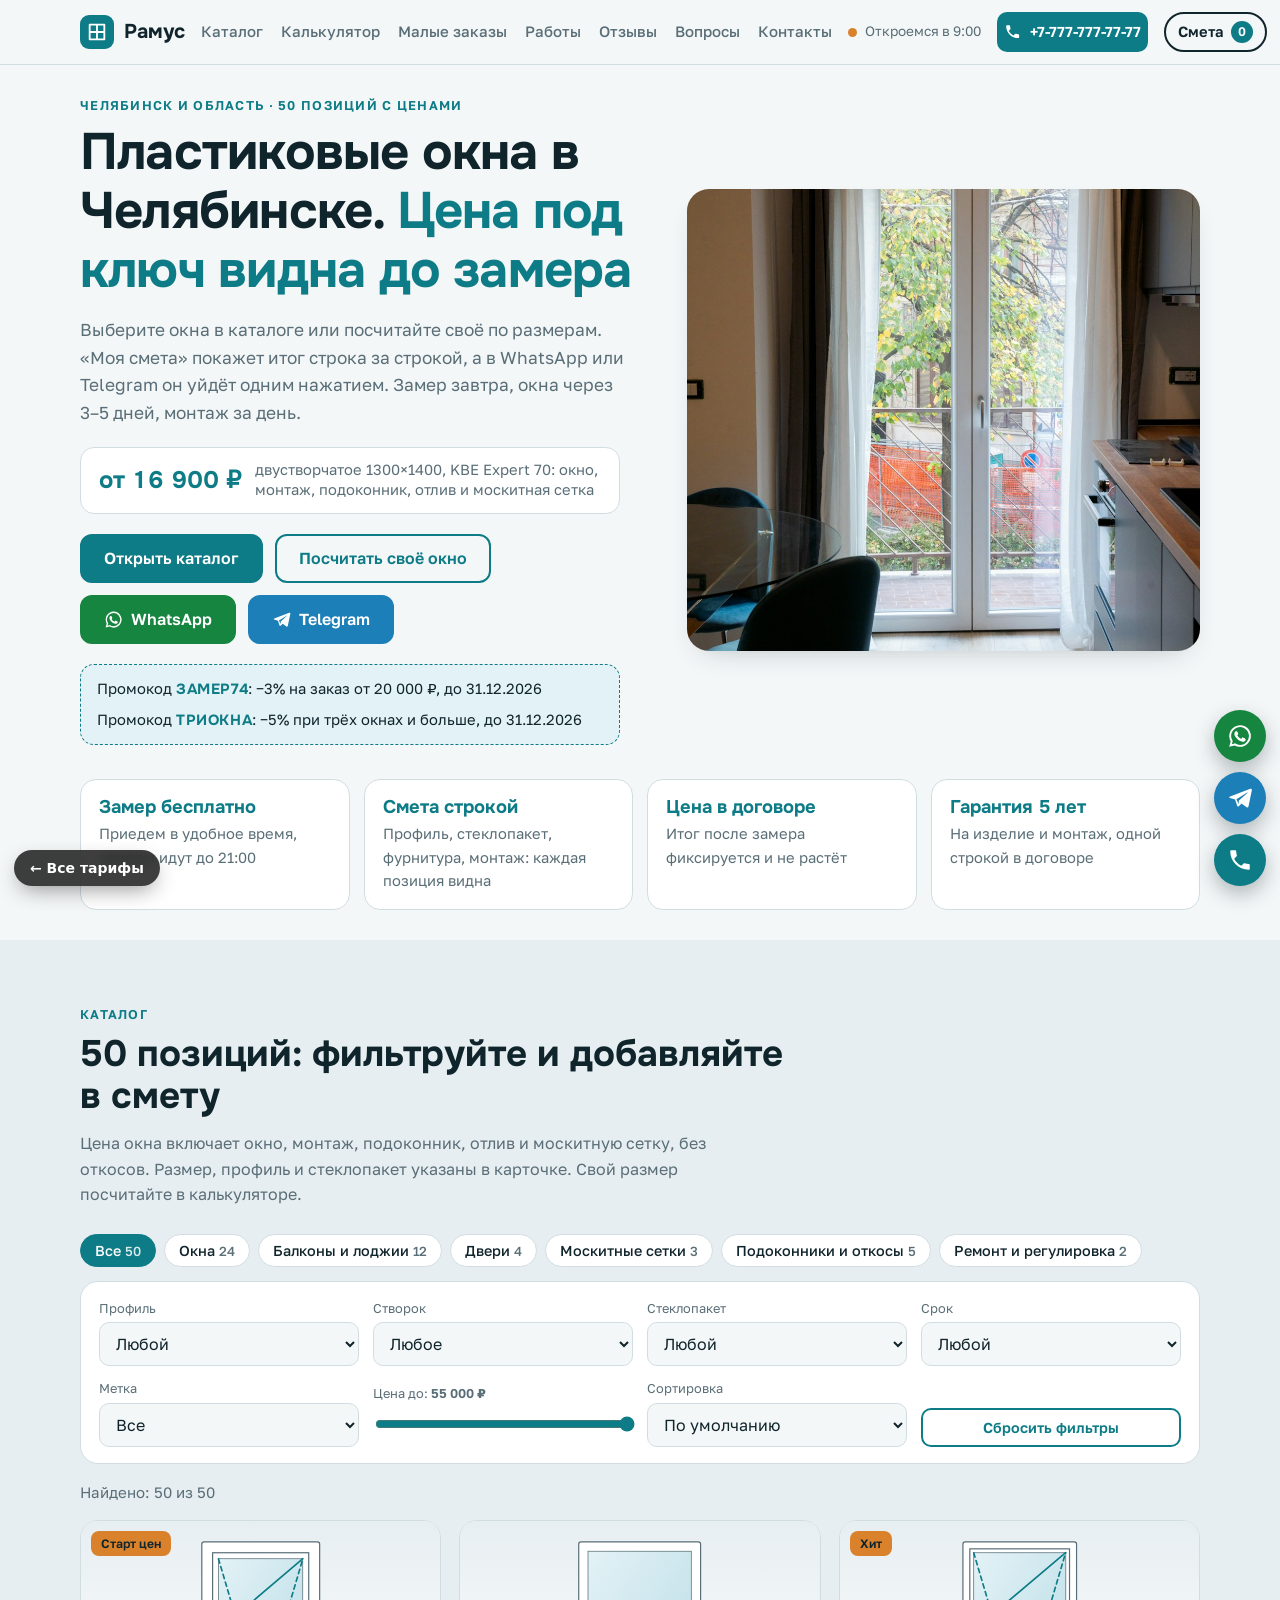
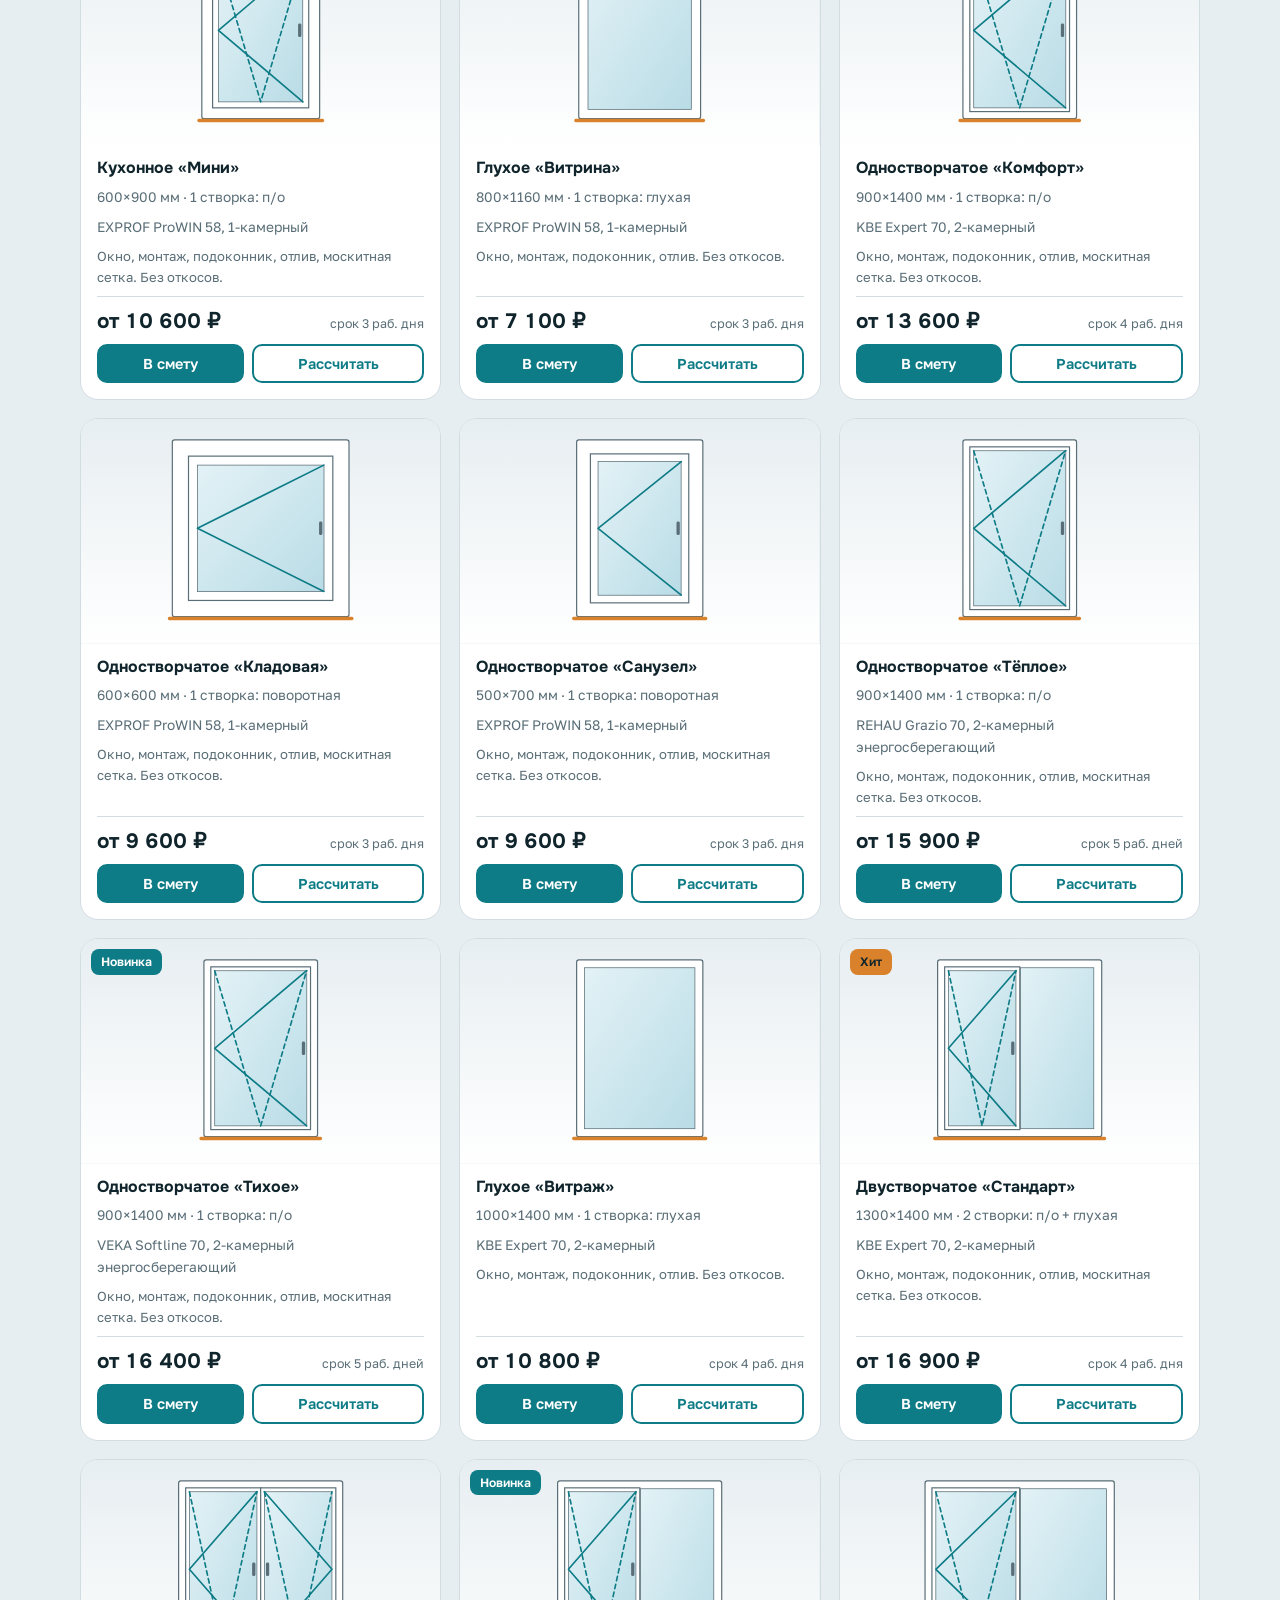
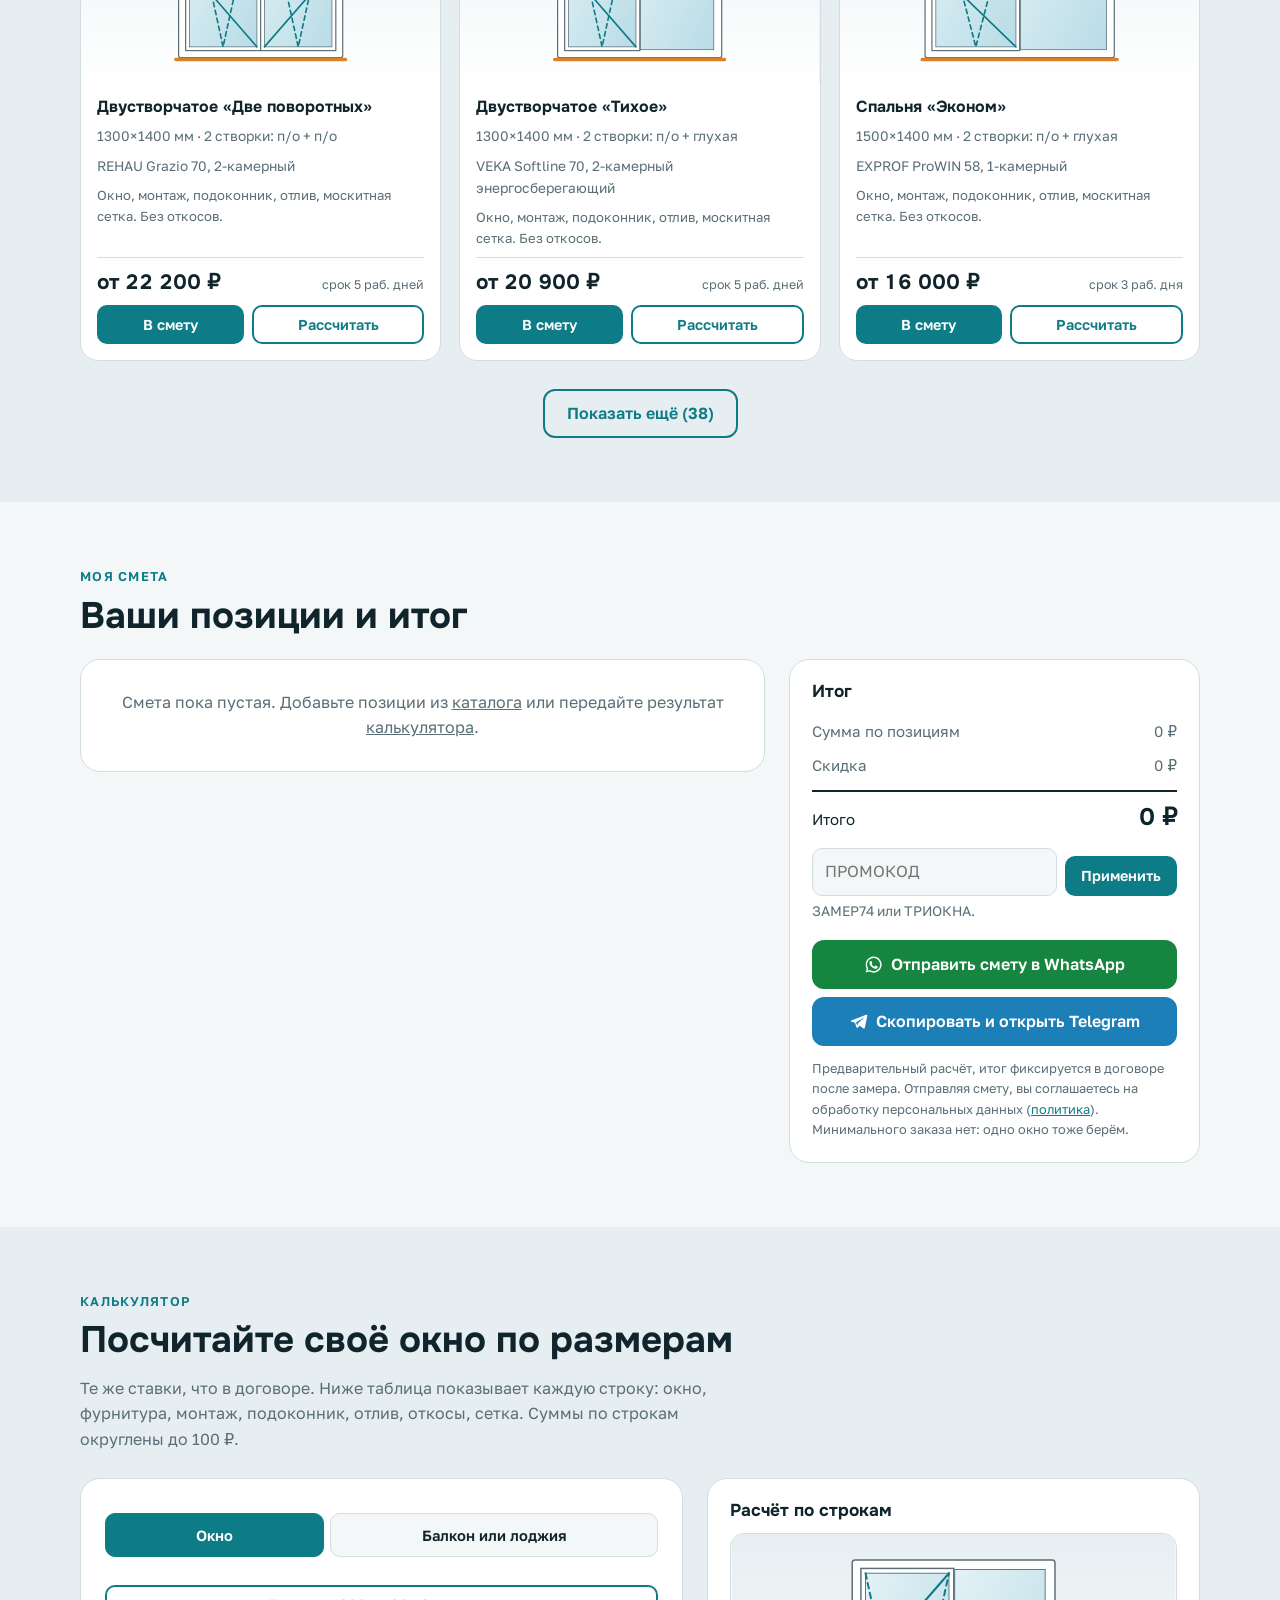
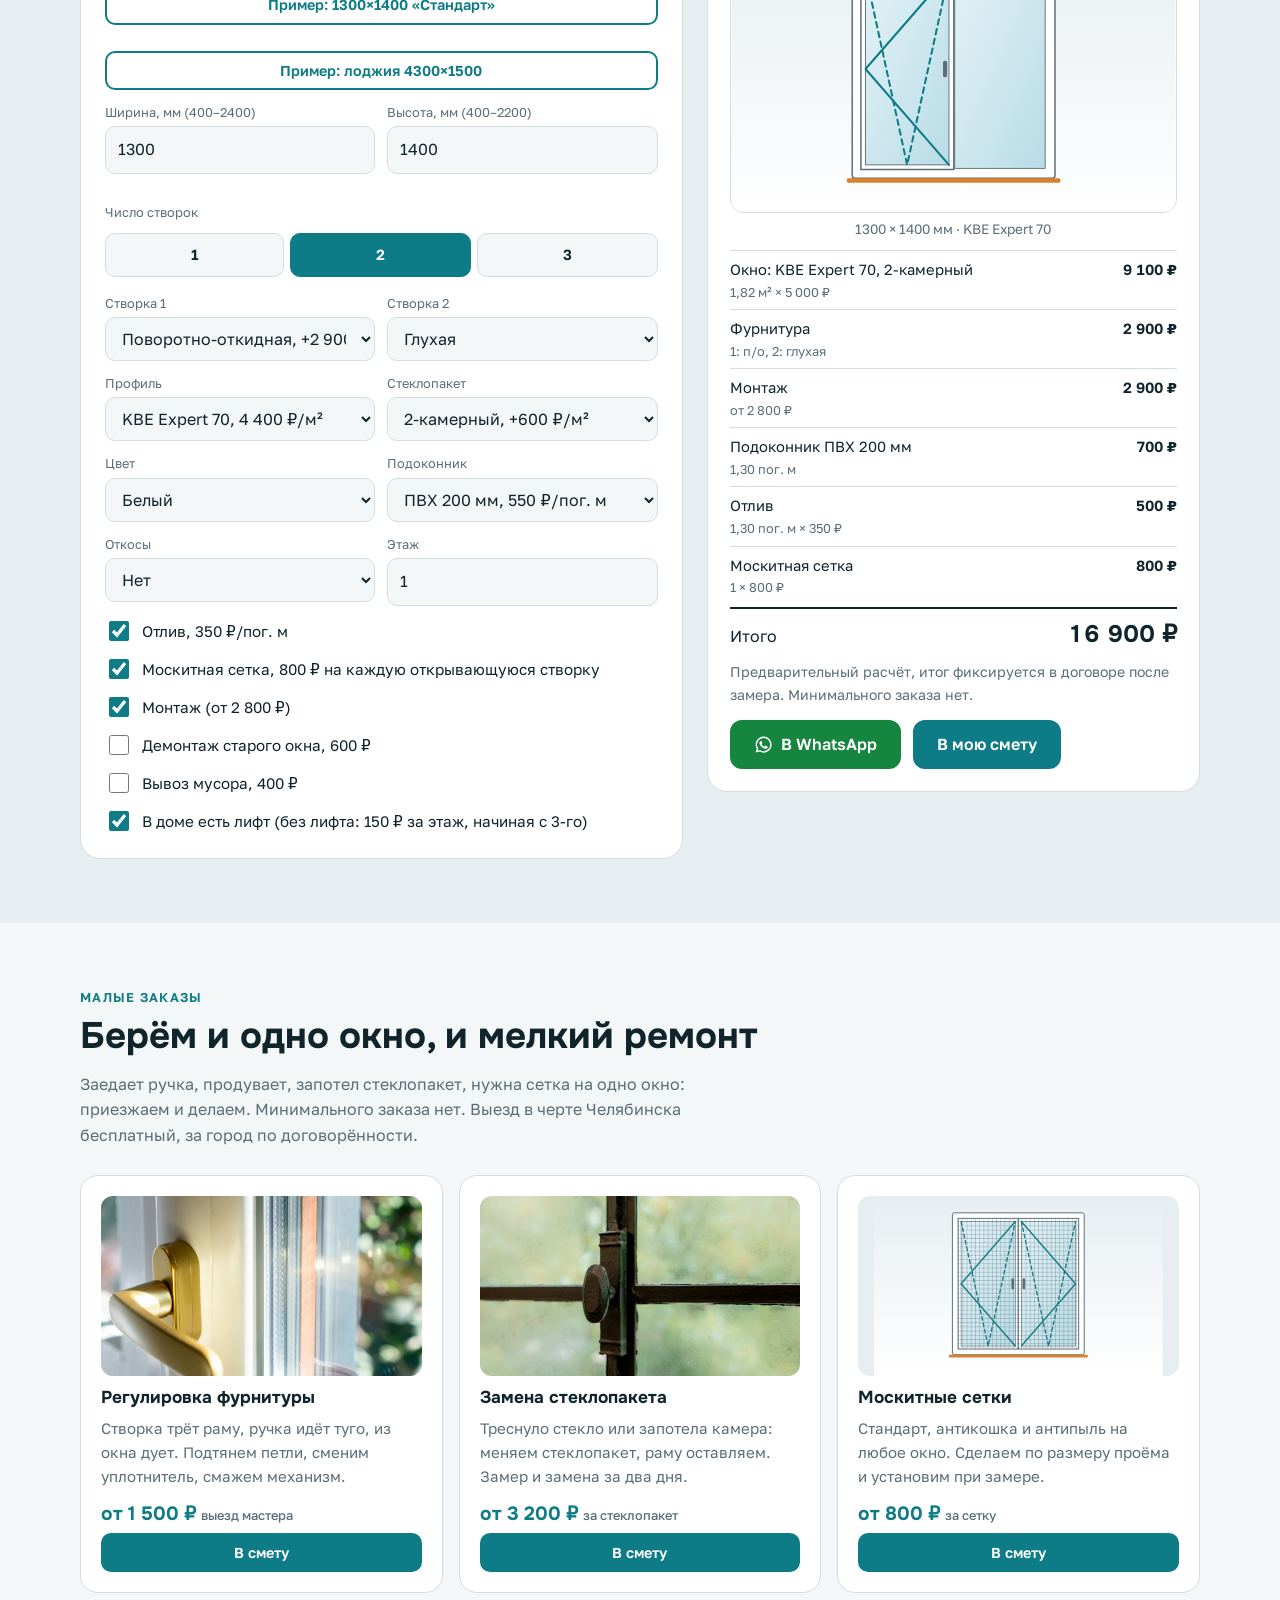
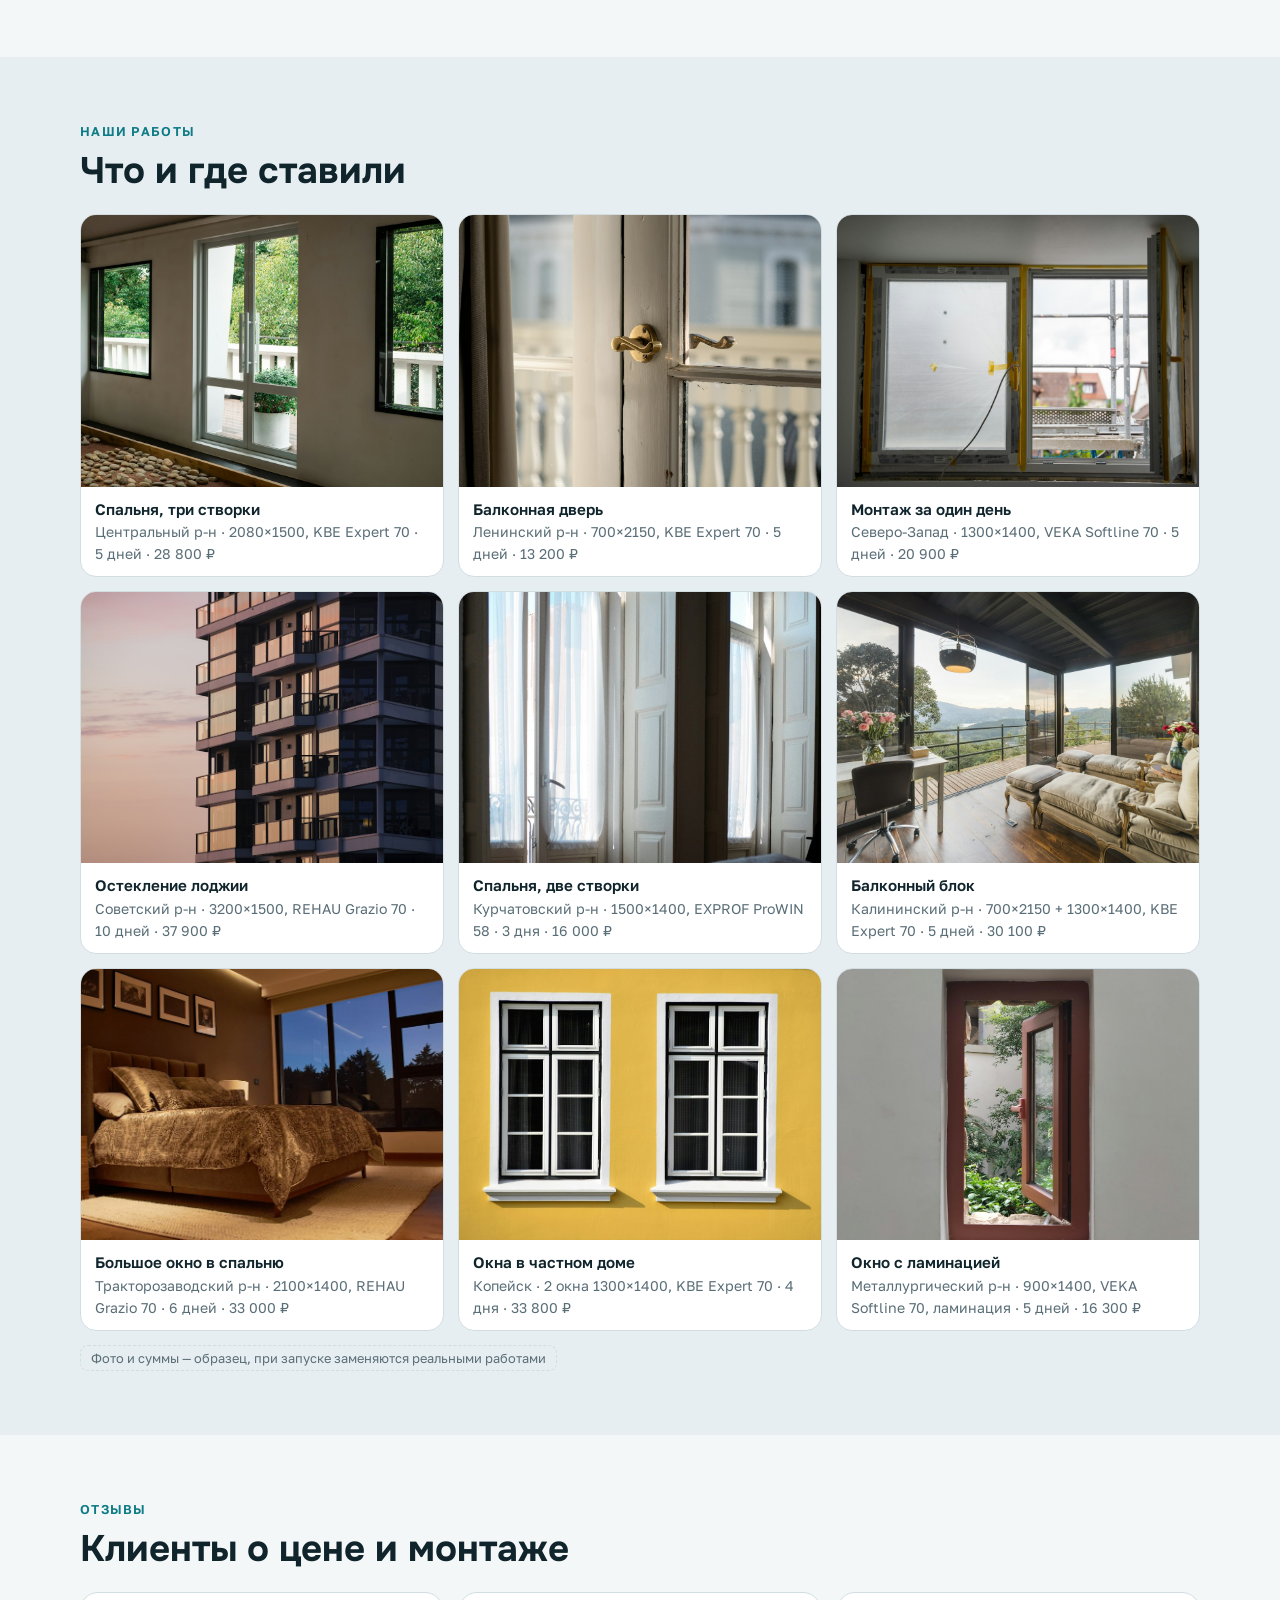
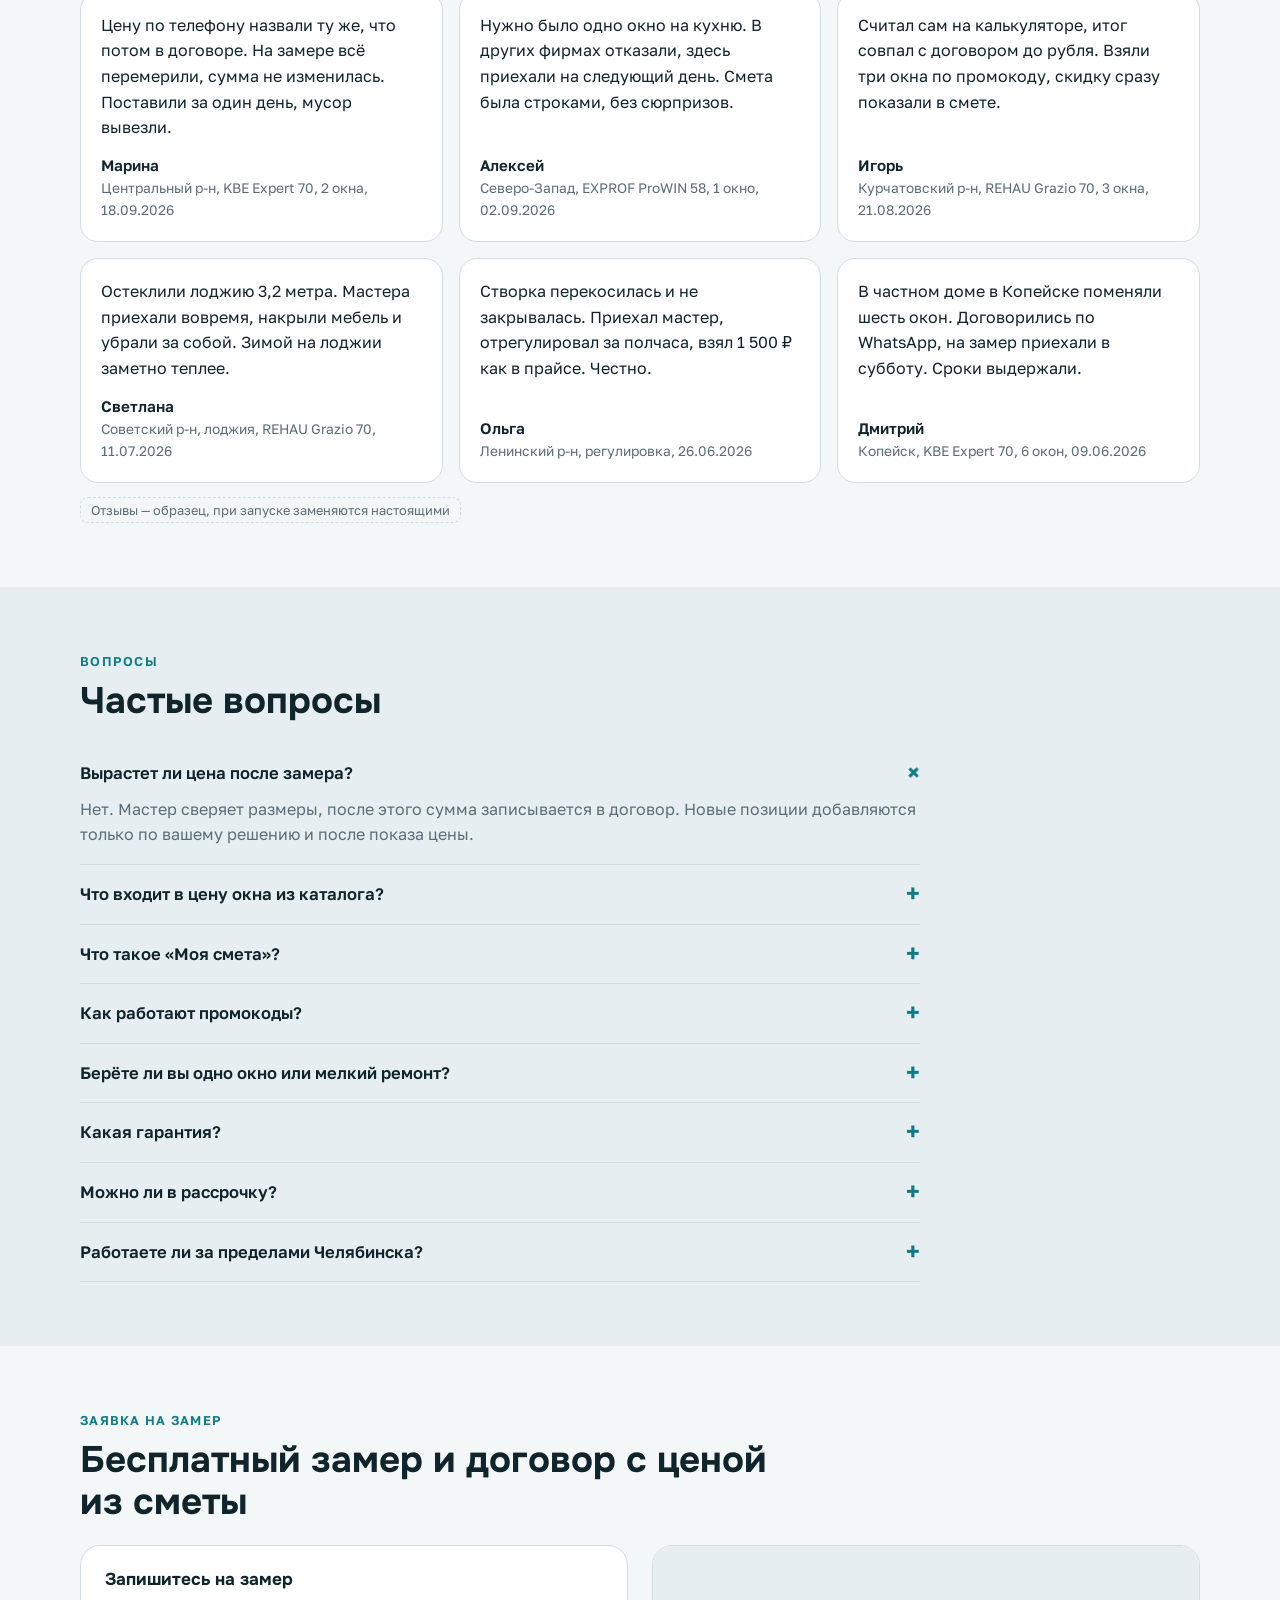
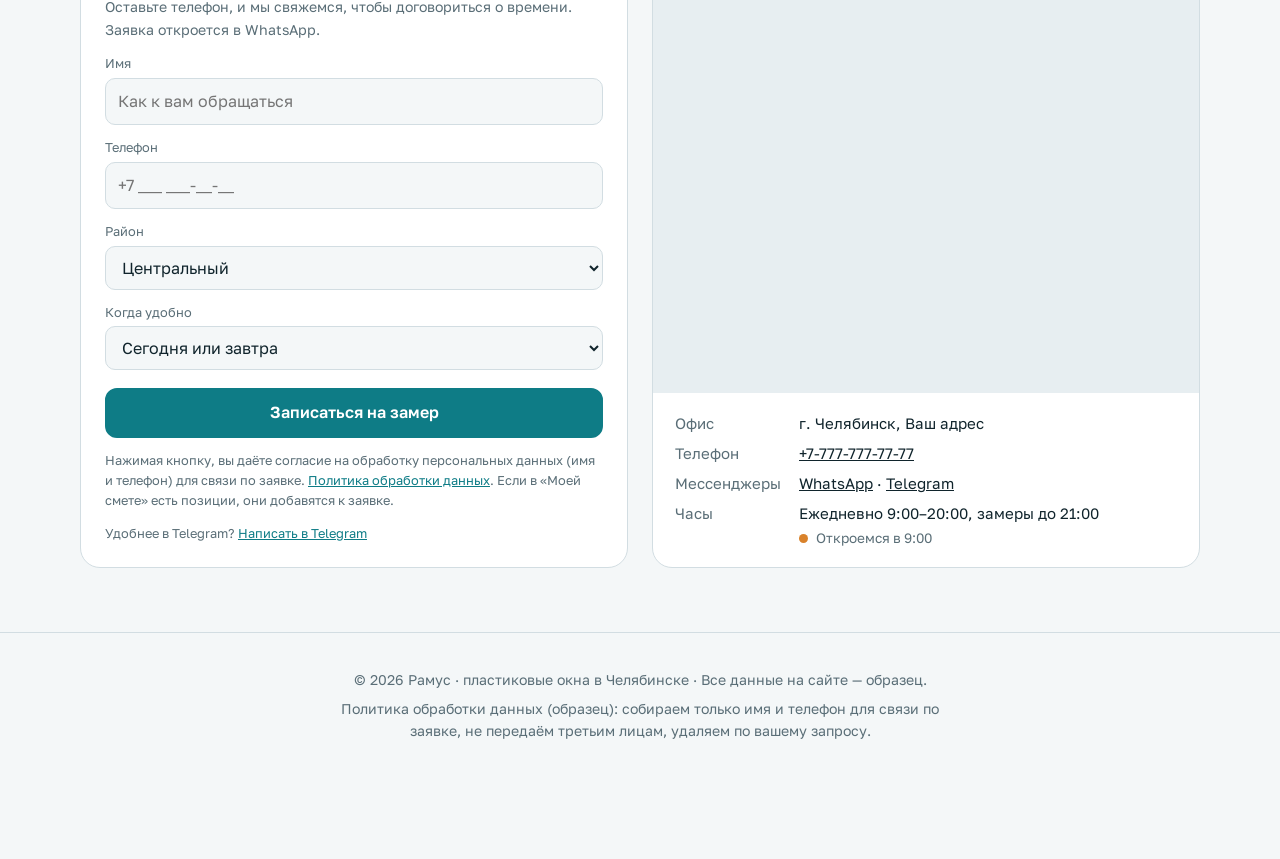
<file: 3-magazin/index.html>
<!DOCTYPE html>
<html lang="ru">
<head>
<meta charset="UTF-8">
<meta name="viewport" content="width=device-width, initial-scale=1">
<meta name="robots" content="noindex, nofollow">
<title>Рамус — каталог пластиковых окон и калькулятор, Челябинск</title>
<meta name="description" content="Каталог из 50 позиций с ценами под ключ: окна, балконы, двери, ремонт. Фильтры, «Моя смета» и калькулятор по строкам. Замер в Челябинске бесплатно.">
<meta property="og:type" content="website">
<meta property="og:title" content="Рамус — окна, которые держат тепло">
<meta property="og:description" content="50 позиций с ценами под ключ, смета строкой и калькулятор. Челябинск.">
<link href="fonts/fonts.css" rel="stylesheet">
<!-- Яндекс Метрика: вставьте сюда код счётчика клиента -->
<style>
:root{--bg:#F4F7F8;--bg2:#E7EEF1;--card:#FFFFFF;--ink:#10242C;--mute:#5A6E77;--acc:#0E7C86;--acc-ink:#FFFFFF;--line:#D2DDE2;--warm:#D9822B;--wa:#16853F;--tg:#1C7FB8;--sky1:#E3F2F6;--sky2:#B9DCE6;--ok:#1B8A4B;--bad:#B3261E;--shadow:0 12px 30px -16px rgba(16,36,44,.3)}
*{box-sizing:border-box}
html{scroll-behavior:smooth;-webkit-text-size-adjust:100%;scroll-padding-top:76px}
body{margin:0;background:var(--bg);color:var(--ink);font:16px/1.6 'Golos Text',system-ui,-apple-system,'Segoe UI',sans-serif;overflow-x:hidden}
h1,h2,h3{font-family:Onest,'Golos Text',system-ui,sans-serif;font-weight:700;line-height:1.15;margin:0}
p{margin:0}
a{color:inherit}
img,svg{max-width:100%}
[hidden]{display:none!important}
.wr{max-width:1160px;margin:0 auto;padding:0 20px}
.sprite{position:absolute;width:0;height:0;overflow:hidden}
.ic{width:1.2em;height:1.2em;fill:currentColor;flex:none}
.sec{padding:64px 0}
.sec.alt{background:var(--bg2)}
.kick{color:var(--acc);font-weight:600;font-size:.8rem;letter-spacing:.1em;text-transform:uppercase;margin-bottom:8px}
h2{font-size:clamp(1.55rem,3.4vw,2.3rem);margin-bottom:22px;max-width:30ch}
h3{font-size:1.08rem}
.lead{color:var(--mute);max-width:66ch;margin:-8px 0 26px}
.btn{display:inline-flex;align-items:center;justify-content:center;gap:8px;padding:13px 22px;border-radius:12px;border:2px solid var(--acc);background:var(--acc);color:var(--acc-ink);font:600 1rem/1.2 'Golos Text',system-ui,sans-serif;text-decoration:none;cursor:pointer;transition:filter .2s,transform .2s}
.btn:hover{filter:brightness(1.1)}
.btn:disabled{opacity:.5;cursor:not-allowed}
.btn.ghost{background:transparent;color:var(--acc)}
.btn.wa{background:var(--wa);border-color:var(--wa);color:#fff}
.btn.tg{background:var(--tg);border-color:var(--tg);color:#fff}
.btn.sm{padding:9px 14px;font-size:.9rem;border-radius:10px}
.btn.block{width:100%}
.btns{display:flex;flex-wrap:wrap;gap:12px}
:focus-visible{outline:3px solid var(--warm);outline-offset:2px}
.nav{position:sticky;top:0;z-index:40;background:rgba(244,247,248,.95);-webkit-backdrop-filter:blur(8px);backdrop-filter:blur(8px);border-bottom:1px solid var(--line)}
.nav .wr{display:flex;align-items:center;gap:16px;min-height:64px}
.nav .tel{white-space:nowrap}
.logo{display:flex;align-items:center;gap:10px;font:700 1.25rem/1 Onest,sans-serif;text-decoration:none;margin-right:auto;white-space:nowrap}
.logo .mk{width:34px;height:34px;border-radius:9px;background:var(--acc);color:var(--acc-ink);display:grid;place-items:center}
.logo .mk .ic{width:22px;height:22px}
.nav ul{display:flex;gap:18px;list-style:none;margin:0;padding:0}
.nav ul a{white-space:nowrap;text-decoration:none;font-weight:500;color:var(--mute);font-size:.94rem}
.nav ul a:hover{color:var(--acc)}
.open{display:inline-flex;align-items:center;gap:8px;font-size:.85rem;color:var(--mute);white-space:nowrap}
.open b{width:9px;height:9px;border-radius:50%;background:var(--ok);display:inline-block}
.open.closed b{background:var(--warm)}
.cartbtn{display:inline-flex;align-items:center;gap:8px;text-decoration:none;font-weight:600;font-size:.92rem;border:2px solid var(--ink);border-radius:999px;padding:6px 12px;white-space:nowrap}
.cartbtn b{background:var(--acc);color:var(--acc-ink);border-radius:999px;min-width:22px;height:22px;display:inline-grid;place-items:center;font-size:.78rem;padding:0 6px}
.hero{padding:30px 0 30px}
.hero-g{display:grid;grid-template-columns:1.05fr .95fr;gap:40px;align-items:center}
.hero h1{font-size:clamp(1.9rem,4.8vw,3.2rem);margin-bottom:16px;letter-spacing:-.015em}
.hero h1 em{font-style:normal;color:var(--acc)}
.hero .sub{color:var(--mute);font-size:1.08rem;margin-bottom:20px;max-width:50ch}
.anchor{display:flex;gap:14px;align-items:center;background:var(--card);border:1px solid var(--line);border-radius:14px;padding:12px 18px;margin-bottom:20px;max-width:540px}
.anchor b{font:700 1.5rem/1 Onest,sans-serif;color:var(--acc);white-space:nowrap;font-variant-numeric:tabular-nums}
.anchor span{color:var(--mute);font-size:.92rem;line-height:1.4}
.promo{display:flex;flex-direction:column;gap:6px;margin-top:20px;padding:12px 16px;border:1.5px dashed var(--acc);border-radius:14px;background:var(--sky1);font-size:.92rem;max-width:540px}
.promo b{font-family:Onest,sans-serif;letter-spacing:.04em;color:var(--acc)}
.pic{position:relative;overflow:hidden;background:var(--bg2)}
.pic img{position:absolute;inset:0;width:100%;height:100%;object-fit:cover;display:block}
.hero .pic{border-radius:22px;aspect-ratio:4/3.6;box-shadow:var(--shadow)}
.strip{display:grid;grid-template-columns:repeat(4,1fr);gap:14px;margin-top:34px}
.strip div{background:var(--card);border:1px solid var(--line);border-radius:16px;padding:16px 18px;color:var(--mute);font-size:.92rem}
.strip b{display:block;font:700 1.15rem/1.2 Onest,sans-serif;color:var(--acc);margin-bottom:4px}
.chips{display:flex;flex-wrap:wrap;gap:8px;margin-bottom:14px}
.chips button{border:1.5px solid var(--line);background:var(--card);color:var(--ink);border-radius:999px;padding:7px 14px;font:500 .9rem 'Golos Text',sans-serif;cursor:pointer}
.chips button span{color:var(--mute);margin-left:4px;font-size:.82rem}
.chips button[aria-pressed=true]{background:var(--acc);border-color:var(--acc);color:var(--acc-ink)}
.chips button[aria-pressed=true] span{color:var(--acc-ink);opacity:.85}
.tb{display:grid;grid-template-columns:repeat(4,1fr);gap:12px 14px;align-items:end;background:var(--card);border:1px solid var(--line);border-radius:18px;padding:16px 18px;margin-bottom:16px}
.tb label,.form label{display:block;font-size:.8rem;color:var(--mute);margin-bottom:4px}
select,input[type=number],input[type=text],input[type=tel]{width:100%;padding:10px 12px;border-radius:10px;border:1px solid var(--line);background:var(--bg);color:var(--ink);font:inherit;min-height:44px}
input[type=range]{width:100%;accent-color:var(--acc);min-height:30px}
.cnt{display:flex;justify-content:space-between;align-items:center;gap:12px;margin-bottom:16px;color:var(--mute);font-size:.94rem}
.cat{display:grid;grid-template-columns:repeat(3,1fr);gap:18px}
.card{background:var(--card);border:1px solid var(--line);border-radius:18px;overflow:hidden;display:flex;flex-direction:column}
.card .im{aspect-ratio:240/150;position:relative;background:var(--bg2)}
.card .im svg{width:100%;height:100%;display:block}
.card .lbl{position:absolute;top:10px;left:10px;background:var(--warm);color:var(--ink);font-weight:700;font-size:.76rem;padding:3px 10px;border-radius:8px}
.card .lbl.nw{background:var(--acc);color:var(--acc-ink)}
.card .lbl.pr{background:var(--ink);color:var(--bg)}
.card .bd{padding:14px 16px 16px;display:flex;flex-direction:column;gap:8px;flex:1}
.card h3{font-size:1rem}
.card .sp{display:flex;flex-wrap:wrap;gap:2px 12px;color:var(--mute);font-size:.86rem}
.card .inc{color:var(--mute);font-size:.82rem}
.card .ft{margin-top:auto;padding-top:12px;border-top:1px solid var(--line);display:flex;flex-direction:column;gap:10px}
.card .price{display:flex;align-items:baseline;justify-content:space-between;gap:10px}
.card .price b{font:700 1.3rem/1.2 Onest,sans-serif;font-variant-numeric:tabular-nums}
.card .price small{color:var(--mute);font-size:.78rem;text-align:right;line-height:1.3}
.card .acts{display:flex;gap:8px;flex-wrap:wrap}
.card .acts .btn{flex:1 1 auto}
.card .btn[data-add].on{background:var(--ok);border-color:var(--ok);color:#fff}
.empty{grid-column:1/-1;text-align:center;padding:40px 10px;color:var(--mute)}
.more{text-align:center;margin-top:28px}
.ws{display:block;width:100%;height:100%}
.ws .bgk{fill:url(#sky)}
.ws .fr{fill:var(--card);stroke:var(--mute);stroke-width:.8}
.ws .gl{fill:url(#gl);stroke:var(--mute);stroke-width:.5}
.ws .pn{fill:var(--bg2);stroke:var(--mute);stroke-width:.6}
.ws .wl{fill:var(--bg2);stroke:var(--line);stroke-width:.6}
.ws .mk{fill:none;stroke:var(--acc);stroke-width:1.1;stroke-linejoin:round;stroke-linecap:round}
.ws .mk.d{stroke-dasharray:3 2.4}
.ws .hd{fill:var(--mute)}
.ws .sb{fill:var(--warm)}
.ws .ms{fill:url(#mesh)}
.ws .ac{fill:none;stroke:var(--warm);stroke-width:2.6;stroke-linecap:round;stroke-linejoin:round}
.ws .sl2{fill:none;stroke:var(--acc);stroke-width:5;stroke-linejoin:round}
.ws .fl{stroke:var(--mute);stroke-width:1.2}
.cart{display:grid;grid-template-columns:1.25fr .75fr;gap:24px;align-items:start}
.cart>*,.calc>*,.kt>*{min-width:0}
.cart ul{list-style:none;margin:0;padding:0;background:var(--card);border:1px solid var(--line);border-radius:20px}
.cart li{display:grid;grid-template-columns:1fr auto auto auto;gap:6px 14px;align-items:center;padding:14px 18px;border-top:1px solid var(--line)}
.cart li:first-child{border-top:0}
.cart li b{display:block;font-size:.98rem}
.cart li small{color:var(--mute);font-size:.82rem}
.cart li input{width:74px;padding:8px 10px}
.cart li .pr{font-weight:700;white-space:nowrap;min-width:92px;text-align:right;font-variant-numeric:tabular-nums}
.cart li .rm{border:0;background:transparent;color:var(--mute);font-size:1.5rem;line-height:1;cursor:pointer;padding:4px 10px;border-radius:8px;min-height:44px}
.cart li .rm:hover{color:var(--ink);background:var(--bg2)}
.cart li.none{display:block;padding:30px 22px;text-align:center;color:var(--mute)}
.sum,.res{background:var(--card);border:1px solid var(--line);border-radius:20px;padding:22px;position:sticky;top:84px}
.sum h3,.res h3{margin-bottom:12px}
.sum .r{display:flex;justify-content:space-between;gap:12px;padding:5px 0;color:var(--mute);font-size:.94rem}
.sum .r.t{border-top:2px solid var(--ink);margin-top:8px;padding-top:12px;color:var(--ink);align-items:baseline}
.sum .r.t b,.res .tot b{font:700 1.5rem/1.1 Onest,sans-serif;font-variant-numeric:tabular-nums}
.sum .pc{display:flex;gap:8px;margin:12px 0 4px}
.sum .pc input{flex:1;min-width:0;text-transform:uppercase}
.msg{min-height:1.4em;font-size:.86rem;color:var(--mute);margin:2px 0 10px}
.sum .btn{margin-top:8px}
.small{font-size:.8rem;color:var(--mute);margin-top:12px}
.small a{color:var(--acc)}
.calc{display:grid;grid-template-columns:1.1fr .9fr;gap:24px;align-items:start}
.form{background:var(--card);border:1px solid var(--line);border-radius:20px;padding:24px}
.form h3{margin-bottom:6px}
.form .hint,.res .hint{color:var(--mute);font-size:.88rem}
.g2{display:grid;grid-template-columns:1fr 1fr;gap:0 12px}
.form label{margin-top:12px}
.form .chk{display:flex;align-items:center;gap:10px;margin:12px 0 0;font-size:.95rem;color:var(--ink)}
.form .chk input{width:20px;height:20px;accent-color:var(--acc);flex:none}
.err{color:var(--bad);font-size:.8rem;min-height:1.1em;margin-top:2px}
.seg{display:flex;gap:6px;flex-wrap:wrap;margin:10px 0 4px}
.seg button{flex:1 1 auto;border:1.5px solid var(--line);background:var(--bg);color:var(--ink);border-radius:10px;padding:9px 14px;font:600 .92rem 'Golos Text',sans-serif;cursor:pointer;min-height:44px}
.seg button[aria-pressed=true]{background:var(--acc);border-color:var(--acc);color:var(--acc-ink)}
.ex{display:flex;flex-wrap:wrap;gap:8px;margin:10px 0 0}
.res .scheme{aspect-ratio:240/150;border-radius:14px;overflow:hidden;border:1px solid var(--line);margin-bottom:6px}
.res .cap{font-size:.85rem;color:var(--mute);text-align:center;margin-bottom:10px}
.res table{width:100%;border-collapse:collapse;font-size:.92rem}
.res td{padding:7px 0;border-top:1px solid var(--line);vertical-align:top}
.res td:last-child{text-align:right;white-space:nowrap;font-weight:600;padding-left:10px;font-variant-numeric:tabular-nums}
.res td small{display:block;color:var(--mute);font-weight:400;font-size:.8rem}
.res tr.m td{color:var(--mute);font-weight:500}
.res .tot{display:flex;justify-content:space-between;align-items:baseline;gap:12px;border-top:2px solid var(--ink);margin-top:2px;padding-top:12px}
.res .hint{margin:12px 0 14px}
.form .hint.pt{margin-top:12px}
.small-g{display:grid;grid-template-columns:repeat(3,1fr);gap:16px}
.small-g article{background:var(--card);border:1px solid var(--line);border-radius:18px;padding:20px;display:flex;flex-direction:column;gap:8px}
.small-g .pr{font:700 1.2rem/1.2 Onest,sans-serif;color:var(--acc);margin-top:auto;padding-top:6px}
.small-g .pr i{font:500 .8rem 'Golos Text',sans-serif;font-style:normal;color:var(--mute)}
.small-g p{color:var(--mute);font-size:.94rem}
.small-g .pic{border-radius:12px;aspect-ratio:16/9;margin-bottom:4px}
.gal{display:grid;grid-template-columns:repeat(3,1fr);gap:14px}
.gal figure{margin:0;border-radius:16px;overflow:hidden;background:var(--card);border:1px solid var(--line)}
.gal .pic{aspect-ratio:4/3}
.gal figcaption{padding:10px 14px;font-size:.88rem;color:var(--mute)}
.gal figcaption b{display:block;color:var(--ink);font-size:.95rem}
.demo{display:inline-block;margin-top:14px;font-size:.8rem;color:var(--mute);border:1px dashed var(--line);border-radius:8px;padding:2px 10px}
.rvs{display:grid;grid-template-columns:repeat(3,1fr);gap:16px}
.rvs blockquote{margin:0;background:var(--card);border:1px solid var(--line);border-radius:18px;padding:20px;display:flex;flex-direction:column;gap:12px}
.rvs cite{font-style:normal;color:var(--mute);font-size:.86rem;margin-top:auto}
.rvs cite b{display:block;color:var(--ink);font-size:.95rem}
.faq{max-width:840px}
.faq details{border-bottom:1px solid var(--line);padding:16px 0}
.faq summary{cursor:pointer;font-weight:600;font-size:1.04rem;list-style:none;display:flex;justify-content:space-between;gap:20px}
.faq summary::-webkit-details-marker{display:none}
.faq summary:after{content:"+";color:var(--acc);font-size:1.5rem;line-height:1;flex:none;transition:transform .3s}
.faq details[open] summary:after{transform:rotate(45deg)}
.faq p{color:var(--mute);margin-top:10px}
.kt{display:grid;grid-template-columns:1fr 1fr;gap:24px}
.form .ok{display:none;margin-top:14px;color:var(--ok);font-weight:600}
.form .btn{width:100%;margin-top:18px}
.consent{font-size:.8rem;color:var(--mute);margin-top:12px}
.consent a{color:var(--acc)}
.map{border-radius:20px;overflow:hidden;border:1px solid var(--line);display:flex;flex-direction:column;background:var(--card);min-height:340px}
.map iframe{flex:1;border:0;width:100%;min-height:220px;background:var(--bg2)}
.map dl{margin:0;padding:18px 22px;display:grid;grid-template-columns:auto 1fr;gap:6px 18px;font-size:.94rem}
.map dt{color:var(--mute)}.map dd{margin:0}
.float{position:fixed;right:14px;bottom:calc(14px + env(safe-area-inset-bottom,0px));display:flex;flex-direction:column;gap:10px;z-index:35}
.float a{width:52px;height:52px;border-radius:50%;display:grid;place-items:center;color:#fff;text-decoration:none;box-shadow:0 8px 20px rgba(16,36,44,.3)}
.float .ic{width:26px;height:26px}
.float .w{background:var(--wa)}.float .t{background:var(--tg)}.float .p{background:var(--acc)}
footer{border-top:1px solid var(--line);padding:30px 20px 110px;text-align:center;color:var(--mute);font-size:.88rem}
footer p{margin:6px auto;max-width:70ch}
.vh{position:absolute;left:-9999px}
.rv{opacity:0;transform:translateY(18px);transition:opacity .7s,transform .7s cubic-bezier(.2,.8,.2,1)}
.rv.in{opacity:1;transform:none}
@media(prefers-reduced-motion:reduce){.rv{opacity:1;transform:none;transition:none}html{scroll-behavior:auto}.btn{transition:none}}
@media(max-width:1100px){.tb{grid-template-columns:repeat(3,1fr)}.nav .open{display:none}}
@media(max-width:980px){.nav ul{display:none}.cart,.calc{grid-template-columns:1fr}.sum,.res{position:static}.strip{grid-template-columns:1fr 1fr}.cat,.rvs{grid-template-columns:1fr 1fr}}
@media(max-width:760px){.sec{padding:44px 0}.hero-g{grid-template-columns:1fr;gap:24px}.hero .pic{aspect-ratio:4/3}.kt,.small-g{grid-template-columns:1fr}.gal{grid-template-columns:1fr 1fr}.tb{grid-template-columns:1fr 1fr}.btns .btn{flex:1 1 auto}.cart li{grid-template-columns:minmax(0,1fr) auto;padding:14px 16px}.cart li .pr{text-align:left}.form{padding:20px}}
@media(max-width:560px){.cat,.rvs,.gal,.strip,.g2{grid-template-columns:1fr}.tb{grid-template-columns:1fr 1fr;padding:14px}.tb .w2{grid-column:1/-1}.tb select{padding:8px 8px;font-size:.92rem}.nav .wr{gap:10px}.nav .tel span{display:none}.nav .tel{padding:9px 12px}.logo{font-size:1.1rem}.anchor{flex-direction:column;align-items:flex-start;gap:6px}}
</style>
</head>
<body>
<a href="../index.html" class="tarify-back" aria-label="Вернуться ко всем тарифам" style="position:fixed;left:14px;bottom:calc(14px + env(safe-area-inset-bottom,0px));z-index:2147483000;display:inline-flex;align-items:center;gap:6px;padding:11px 16px;border-radius:999px;background:rgba(20,20,20,.82);color:#fff;font:600 14px/1 system-ui,-apple-system,'Segoe UI',Roboto,sans-serif;text-decoration:none;box-shadow:0 8px 22px -6px rgba(0,0,0,.45);-webkit-backdrop-filter:blur(6px);backdrop-filter:blur(6px)">← Все тарифы</a><script data-fp>(function(){try{var k="fp:"+location.pathname.split("/")[1],q=/[?&]from=portfolio(&|$)/.test(location.search);if(q)sessionStorage.setItem(k,"1");if(q||sessionStorage.getItem(k)){var b=document.querySelector(".tarify-back");if(b)b.style.display="none"}}catch(e){}})();</script>
<svg class="sprite" aria-hidden="true" focusable="false"><defs>
<linearGradient id="gl" x1="0" y1="0" x2="1" y2="1"><stop offset="0" style="stop-color:var(--sky1)"/><stop offset="1" style="stop-color:var(--sky2)"/></linearGradient>
<linearGradient id="sky" x1="0" y1="0" x2="0" y2="1"><stop offset="0" style="stop-color:var(--bg2)"/><stop offset="1" style="stop-color:var(--card)"/></linearGradient>
<pattern id="mesh" width="3.5" height="3.5" patternUnits="userSpaceOnUse"><path d="M0 0H3.5M0 0V3.5" stroke-width=".45" fill="none" style="stroke:var(--mute)"/></pattern>
<symbol id="i-logo" viewBox="0 0 24 24"><path d="M4 3h16a1 1 0 0 1 1 1v16a1 1 0 0 1-1 1H4a1 1 0 0 1-1-1V4a1 1 0 0 1 1-1zm1 2v6h6V5H5zm8 0v6h6V5h-6zM5 13v6h6v-6H5zm8 0v6h6v-6h-6z"/></symbol>
<symbol id="i-ph" viewBox="0 0 24 24"><path d="M6.6 10.8c1.4 2.8 3.8 5.1 6.6 6.6l2.2-2.2c.3-.3.7-.4 1-.2 1.1.4 2.3.6 3.6.6.6 0 1 .4 1 1V20c0 .6-.4 1-1 1C10.6 21 3 13.4 3 4c0-.6.4-1 1-1h3.5c.6 0 1 .4 1 1 0 1.3.2 2.5.6 3.6.1.3 0 .7-.2 1l-2.3 2.2z"/></symbol>
<symbol id="i-wa" viewBox="0 0 24 24"><path d="M12 2a10 10 0 0 0-8.6 15L2 22l5.1-1.3A10 10 0 1 0 12 2zm0 18.2a8.2 8.2 0 0 1-4.2-1.2l-.3-.2-3 .8.8-2.9-.2-.3A8.2 8.2 0 1 1 12 20.2zm4.5-6.1c-.2-.1-1.5-.7-1.7-.8-.2-.1-.4-.1-.6.1l-.8 1c-.1.2-.3.2-.5.1a6.7 6.7 0 0 1-3.3-2.9c-.2-.4.2-.4.7-1.3.1-.2 0-.3 0-.5l-.8-1.8c-.2-.5-.4-.4-.6-.4h-.5a1 1 0 0 0-.7.3 3 3 0 0 0-.9 2.2c0 1.3.9 2.5 1 2.7.1.2 1.8 2.8 4.4 3.9 1.6.7 2.3.7 3.1.6.5-.1 1.5-.6 1.7-1.2.2-.6.2-1.1.2-1.2-.1-.1-.2-.2-.5-.3z"/></symbol>
<symbol id="i-tg" viewBox="0 0 24 24"><path d="M21.5 3.4 2.9 10.6c-1 .4-1 1.1-.2 1.3l4.8 1.5 1.8 5.6c.2.6.4.8.9.8.4 0 .6-.2.9-.5l2.3-2.2 4.7 3.5c.9.5 1.5.2 1.7-.8L22.9 5c.3-1.3-.5-1.8-1.4-1.6zM8.7 13.1l9.6-6c.4-.3.8-.1.5.2l-7.8 7-.3 3.2-2-4.4z"/></symbol>
</defs></svg>

<header class="nav"><div class="wr">
  <a class="logo" href="#top" aria-label="Рамус — на главную"><span class="mk"><svg class="ic" aria-hidden="true"><use href="#i-logo"/></svg></span>Рамус</a>
  <nav aria-label="Разделы сайта"><ul>
    <li><a href="#katalog">Каталог</a></li><li><a href="#kalkulyator">Калькулятор</a></li><li><a href="#malye">Малые заказы</a></li><li><a href="#raboty">Работы</a></li><li><a href="#otzyvy">Отзывы</a></li><li><a href="#faq">Вопросы</a></li><li><a href="#kontakty">Контакты</a></li>
  </ul></nav>
  <span class="open" data-open><b></b><span></span></span>
  <a class="btn sm tel" href="tel:+77777777777"><svg class="ic" aria-hidden="true"><use href="#i-ph"/></svg><span>+7-777-777-77-77</span></a>
  <a class="cartbtn" href="#smeta" aria-label="Моя смета">Смета <b id="nbCnt">0</b></a>
</div></header>

<main>
<section class="hero" id="top"><div class="wr">
  <div class="hero-g">
    <div>
      <div class="kick">Челябинск и область · 50 позиций с ценами</div>
      <h1>Пластиковые окна в Челябинске. <em>Цена под ключ видна до замера</em></h1>
      <p class="sub">Выберите окна в каталоге или посчитайте своё по размерам. «Моя смета» покажет итог строка за строкой, а в WhatsApp или Telegram он уйдёт одним нажатием. Замер завтра, окна через 3–5 дней, монтаж за день.</p>
      <div class="anchor"><b>от 16 900 ₽</b><span>двустворчатое 1300×1400, KBE Expert 70: окно, монтаж, подоконник, отлив и москитная сетка</span></div>
      <div class="btns">
        <a class="btn" href="#katalog">Открыть каталог</a>
        <a class="btn ghost" href="#kalkulyator">Посчитать своё окно</a>
        <a class="btn wa" href="https://wa.me/77777777777?text=%D0%97%D0%B4%D1%80%D0%B0%D0%B2%D1%81%D1%82%D0%B2%D1%83%D0%B9%D1%82%D0%B5!%20%D0%A5%D0%BE%D1%87%D1%83%20%D0%B7%D0%B0%D0%BC%D0%B5%D1%80%20%D0%BE%D0%BA%D0%BE%D0%BD" target="_blank" rel="noopener"><svg class="ic" aria-hidden="true"><use href="#i-wa"/></svg>WhatsApp</a>
        <a class="btn tg" href="https://t.me/" target="_blank" rel="noopener"><svg class="ic" aria-hidden="true"><use href="#i-tg"/></svg>Telegram</a>
      </div>
      <div class="promo"><span>Промокод <b>ЗАМЕР74</b>: −3% на заказ от 20 000 ₽, до 31.12.2026</span><span>Промокод <b>ТРИОКНА</b>: −5% при трёх окнах и больше, до 31.12.2026</span></div>
    </div>
    <div class="pic"><img src="img/1730718962209-ab6f8878eaea.jpg" width="1000" height="1500" alt="Белая двустворчатая балконная дверь ПВХ на кухне" fetchpriority="high"></div>
  </div>
  <div class="strip">
    <div class="rv"><b>Замер бесплатно</b>Приедем в удобное время, замеры идут до 21:00</div>
    <div class="rv"><b>Смета строкой</b>Профиль, стеклопакет, фурнитура, монтаж: каждая позиция видна</div>
    <div class="rv"><b>Цена в договоре</b>Итог после замера фиксируется и не растёт</div>
    <div class="rv"><b>Гарантия 5 лет</b>На изделие и монтаж, одной строкой в договоре</div>
  </div>
</div></section>

<section class="sec alt" id="katalog"><div class="wr">
  <div class="kick rv">Каталог</div>
  <h2 class="rv">50 позиций: фильтруйте и добавляйте в смету</h2>
  <p class="lead rv">Цена окна включает окно, монтаж, подоконник, отлив и москитную сетку, без откосов. Размер, профиль и стеклопакет указаны в карточке. Свой размер посчитайте в калькуляторе.</p>
  <div class="chips" id="types" role="group" aria-label="Тип позиции"></div>
  <form class="tb" id="flt" autocomplete="off" aria-label="Фильтры каталога">
    <div><label for="f-prof">Профиль</label><select id="f-prof"><option value="">Любой</option></select></div>
    <div><label for="f-ns">Створок</label><select id="f-ns"><option value="">Любое</option><option value="1">Одна</option><option value="2">Две</option><option value="3">Три</option></select></div>
    <div><label for="f-gl">Стеклопакет</label><select id="f-gl"><option value="">Любой</option></select></div>
    <div><label for="f-day">Срок</label><select id="f-day"><option value="">Любой</option><option value="3">До 3 рабочих дней</option><option value="5">До 5 рабочих дней</option><option value="7">До 7 рабочих дней</option></select></div>
    <div><label for="f-bd">Метка</label><select id="f-bd"><option value="">Все</option><option>Хит</option><option>Новинка</option><option>Малый заказ</option></select></div>
    <div class="w2"><label for="f-max">Цена до: <b id="f-maxv"></b></label><input id="f-max" type="range" min="1000" max="60000" step="1000" value="60000"></div>
    <div><label for="f-sort">Сортировка</label><select id="f-sort"><option value="">По умолчанию</option><option value="asc">Сначала дешевле</option><option value="desc">Сначала дороже</option><option value="fast">Сначала быстрее</option><option value="hit">Сначала хиты</option></select></div>
    <div class="w2"><button class="btn sm ghost block" type="button" id="f-reset">Сбросить фильтры</button></div>
  </form>
  <div class="cnt"><span id="f-cnt" aria-live="polite"></span></div>
  <div class="cat" id="cat"></div>
  <div class="more"><button class="btn ghost" type="button" id="more">Показать ещё</button></div>
</div></section>

<section class="sec" id="smeta"><div class="wr">
  <div class="kick rv">Моя смета</div>
  <h2 class="rv">Ваши позиции и итог</h2>
  <div class="cart">
    <ul id="cartList" aria-live="polite"></ul>
    <div class="sum rv">
      <h3>Итог</h3>
      <div class="r"><span>Сумма по позициям</span><span id="sSub">0 ₽</span></div>
      <div class="r"><span id="sDiscT">Скидка</span><span id="sDisc">0 ₽</span></div>
      <div class="r t"><span>Итого</span><b id="sTot">0 ₽</b></div>
      <div class="pc"><input id="promo" type="text" placeholder="Промокод" aria-label="Промокод" autocomplete="off"><button class="btn sm" type="button" id="promoBtn">Применить</button></div>
      <div class="msg" id="pMsg" aria-live="polite">ЗАМЕР74 или ТРИОКНА.</div>
      <a class="btn wa block" id="sWa" href="https://wa.me/77777777777" target="_blank" rel="noopener"><svg class="ic" aria-hidden="true"><use href="#i-wa"/></svg>Отправить смету в WhatsApp</a>
      <button class="btn tg block" type="button" id="sTg"><svg class="ic" aria-hidden="true"><use href="#i-tg"/></svg>Скопировать и открыть Telegram</button>
      <p class="small">Предварительный расчёт, итог фиксируется в договоре после замера. Отправляя смету, вы соглашаетесь на обработку персональных данных (<a href="#policy">политика</a>). Минимального заказа нет: одно окно тоже берём.</p>
    </div>
  </div>
</div></section>

<section class="sec alt" id="kalkulyator"><div class="wr">
  <div class="kick rv">Калькулятор</div>
  <h2 class="rv">Посчитайте своё окно по размерам</h2>
  <p class="lead rv">Те же ставки, что в договоре. Ниже таблица показывает каждую строку: окно, фурнитура, монтаж, подоконник, отлив, откосы, сетка. Суммы по строкам округлены до 100 ₽.</p>
  <div class="calc">
    <form class="form rv" id="calc" autocomplete="off" onsubmit="return false">
      <div class="seg" role="group" aria-label="Что считаем"><button type="button" data-m="w" aria-pressed="true">Окно</button><button type="button" data-m="b" aria-pressed="false">Балкон или лоджия</button></div>
      <div class="ex"><button class="btn sm ghost" type="button" data-ex="w">Пример: 1300×1400 «Стандарт»</button><button class="btn sm ghost" type="button" data-ex="b">Пример: лоджия 4300×1500</button></div>
      <div id="pw">
        <div class="g2"><div><label for="c-w">Ширина, мм (400–2400)</label><input id="c-w" type="number" min="400" max="2400" step="10" value="1300" inputmode="numeric"><div class="err" id="e-w"></div></div>
        <div><label for="c-h">Высота, мм (400–2200)</label><input id="c-h" type="number" min="400" max="2200" step="10" value="1400" inputmode="numeric"><div class="err" id="e-h"></div></div></div>
        <label id="l-n">Число створок</label>
        <div class="seg" id="c-n" role="group" aria-labelledby="l-n"><button type="button" data-n="1" aria-pressed="false">1</button><button type="button" data-n="2" aria-pressed="true">2</button><button type="button" data-n="3" aria-pressed="false">3</button></div>
        <div class="g2" id="c-sash"></div>
        <div class="g2"><div><label for="c-p">Профиль</label><select id="c-p"></select></div>
        <div><label for="c-g">Стеклопакет</label><select id="c-g"></select></div></div>
        <div class="g2"><div><label for="c-c">Цвет</label><select id="c-c"><option value="0">Белый</option><option value="1">Ламинация (+15% к ставке профиля)</option></select></div>
        <div><label for="c-sill">Подоконник</label><select id="c-sill"><option value="0">Нет</option><option value="200" selected>ПВХ 200 мм, 550 ₽/пог. м</option><option value="300">ПВХ 300 мм, 700 ₽/пог. м</option></select></div></div>
        <div class="g2"><div><label for="c-slope">Откосы</label><select id="c-slope"><option value="0" selected>Нет</option><option value="1">Сэндвич, 900 ₽/пог. м</option><option value="2">Штукатурка, 1 100 ₽/пог. м</option></select></div>
        <div><label for="c-fl">Этаж</label><input id="c-fl" type="number" min="1" max="30" step="1" value="1" inputmode="numeric"></div></div>
        <label class="chk"><input id="c-ebb" type="checkbox" checked> Отлив, 350 ₽/пог. м</label>
        <label class="chk"><input id="c-mesh" type="checkbox" checked> Москитная сетка, 800 ₽ на каждую открывающуюся створку</label>
        <label class="chk"><input id="c-mount" type="checkbox" checked> Монтаж (от 2 800 ₽)</label>
        <label class="chk"><input id="c-dem" type="checkbox"> Демонтаж старого окна, 600 ₽</label>
        <label class="chk"><input id="c-trash" type="checkbox"> Вывоз мусора, 400 ₽</label>
        <label class="chk"><input id="c-lift" type="checkbox" checked> В доме есть лифт (без лифта: 150 ₽ за этаж, начиная с 3-го)</label>
      </div>
      <div id="pb" hidden>
        <div class="g2"><div><label for="b-l">Длина остекления, мм (1000–6000)</label><input id="b-l" type="number" min="1000" max="6000" step="100" value="4300" inputmode="numeric"><div class="err" id="e-l"></div></div>
        <div><label for="b-t">Вид остекления</label><select id="b-t"><option value="5800">Холодное, алюминий, 5 800 ₽/м²</option><option value="6400" selected>ПВХ холодное, 6 400 ₽/м²</option><option value="7900">ПВХ тёплое, 7 900 ₽/м²</option></select></div></div>
        <p class="hint pt">Площадь остекления: длина × 1,5 м. Отделка и утепление считаются отдельной строкой по замеру.</p>
      </div>
    </form>
    <div class="res rv" aria-live="polite">
      <h3>Расчёт по строкам</h3>
      <div class="scheme" id="k-scheme"></div>
      <div class="cap" id="k-cap"></div>
      <table id="k-lines"></table>
      <div class="tot"><span>Итого</span><b id="k-total">0 ₽</b></div>
      <p class="hint" id="k-hint">Предварительный расчёт, итог фиксируется в договоре после замера.</p>
      <div class="btns"><a class="btn wa" id="k-wa" href="https://wa.me/77777777777" target="_blank" rel="noopener"><svg class="ic" aria-hidden="true"><use href="#i-wa"/></svg>В WhatsApp</a><button class="btn" type="button" id="k-add">В мою смету</button></div>
    </div>
  </div>
</div></section>

<section class="sec" id="malye"><div class="wr">
  <div class="kick rv">Малые заказы</div>
  <h2 class="rv">Берём и одно окно, и мелкий ремонт</h2>
  <p class="lead rv">Заедает ручка, продувает, запотел стеклопакет, нужна сетка на одно окно: приезжаем и делаем. Минимального заказа нет. Выезд в черте Челябинска бесплатный, за город по договорённости.</p>
  <div class="small-g">
    <article class="rv"><div class="pic"><img src="img/1730718934488-2857906d23d2.jpg" width="1200" height="1800" alt="Крупный план оконной ручки" loading="lazy"></div><h3>Регулировка фурнитуры</h3><p>Створка трёт раму, ручка идёт туго, из окна дует. Подтянем петли, сменим уплотнитель, смажем механизм.</p><div class="pr">от 1 500 ₽ <i>выезд мастера</i></div><button class="btn sm" type="button" data-add="48">В смету</button></article>
    <article class="rv"><div class="pic"><img src="img/1752847898188-2fe4f190eb14.jpg" width="1000" height="667" alt="Старая оконная защёлка на размытом фоне" loading="lazy"></div><h3>Замена стеклопакета</h3><p>Треснуло стекло или запотела камера: меняем стеклопакет, раму оставляем. Замер и замена за два дня.</p><div class="pr">от 3 200 ₽ <i>за стеклопакет</i></div><button class="btn sm" type="button" data-add="49">В смету</button></article>
    <article class="rv"><div class="pic" id="mz"></div><h3>Москитные сетки</h3><p>Стандарт, антикошка и антипыль на любое окно. Сделаем по размеру проёма и установим при замере.</p><div class="pr">от 800 ₽ <i>за сетку</i></div><button class="btn sm" type="button" data-add="40">В смету</button></article>
  </div>
</div></section>

<section class="sec alt" id="raboty"><div class="wr">
  <div class="kick rv">Наши работы</div>
  <h2 class="rv">Что и где ставили</h2>
  <div class="gal">
    <figure class="rv"><div class="pic"><img src="img/1736593319421-250e17bb2f11.jpg" width="1200" height="800" alt="Спальня с тремя окнами над кроватью" loading="lazy"></div><figcaption><b>Спальня, три створки</b>Центральный р-н · 2080×1500, KBE Expert 70 · 5 дней · 28 800 ₽</figcaption></figure>
    <figure class="rv"><div class="pic"><img src="img/1776417078345-7a33d7a3860a.jpg" width="1200" height="1803" alt="Белая дверная рама с ручкой, вид на балкон" loading="lazy"></div><figcaption><b>Балконная дверь</b>Ленинский р-н · 700×2150, KBE Expert 70 · 5 дней · 13 200 ₽</figcaption></figure>
    <figure class="rv"><div class="pic"><img src="img/1751486403820-7cf45ebec080.jpg" width="1200" height="800" alt="Окно в проёме во время монтажа" loading="lazy"></div><figcaption><b>Монтаж за один день</b>Северо-Запад · 1300×1400, VEKA Softline 70 · 5 дней · 20 900 ₽</figcaption></figure>
    <figure class="rv"><div class="pic"><img src="img/1624204386084-dd8c05e32226.jpg" width="1000" height="667" alt="Жилой дом с остеклёнными балконами на закате" loading="lazy"></div><figcaption><b>Остекление лоджии</b>Советский р-н · 3200×1500, REHAU Grazio 70 · 10 дней · 37 900 ₽</figcaption></figure>
    <figure class="rv"><div class="pic"><img src="img/1633369918397-ea852fe4e091.jpg" width="1200" height="1800" alt="Спальня, кровать между двумя окнами" loading="lazy"></div><figcaption><b>Спальня, две створки</b>Курчатовский р-н · 1500×1400, EXPROF ProWIN 58 · 3 дня · 16 000 ₽</figcaption></figure>
    <figure class="rv"><div class="pic"><img src="img/1613013441633-785518cf90b3.jpg" width="1200" height="800" alt="Диван у стеклянного выхода на балкон" loading="lazy"></div><figcaption><b>Балконный блок</b>Калининский р-н · 700×2150 + 1300×1400, KBE Expert 70 · 5 дней · 30 100 ₽</figcaption></figure>
    <figure class="rv"><div class="pic"><img src="img/1643913590311-e92892c2f611.jpg" width="1000" height="561" alt="Спальня вечером с большим окном" loading="lazy"></div><figcaption><b>Большое окно в спальню</b>Тракторозаводский р-н · 2100×1400, REHAU Grazio 70 · 6 дней · 33 000 ₽</figcaption></figure>
    <figure class="rv"><div class="pic"><img src="img/1538903723116-763313165283.jpg" width="1200" height="800" alt="Два белых окна на фасаде дома" loading="lazy"></div><figcaption><b>Окна в частном доме</b>Копейск · 2 окна 1300×1400, KBE Expert 70 · 4 дня · 33 800 ₽</figcaption></figure>
    <figure class="rv"><div class="pic"><img src="img/1569216961559-fd512349ebba.jpg" width="1000" height="1353" alt="Открытая створка окна с ламинацией" loading="lazy"></div><figcaption><b>Окно с ламинацией</b>Металлургический р-н · 900×1400, VEKA Softline 70, ламинация · 5 дней · 16 300 ₽</figcaption></figure>
  </div>
  <span class="demo">Фото и суммы — образец, при запуске заменяются реальными работами</span>
</div></section>

<section class="sec" id="otzyvy"><div class="wr">
  <div class="kick rv">Отзывы</div>
  <h2 class="rv">Клиенты о цене и монтаже</h2>
  <div class="rvs">
    <blockquote class="rv"><p>Цену по телефону назвали ту же, что потом в договоре. На замере всё перемерили, сумма не изменилась. Поставили за один день, мусор вывезли.</p><cite><b>Марина</b>Центральный р-н, KBE Expert 70, 2 окна, 18.09.2026</cite></blockquote>
    <blockquote class="rv"><p>Нужно было одно окно на кухню. В других фирмах отказали, здесь приехали на следующий день. Смета была строками, без сюрпризов.</p><cite><b>Алексей</b>Северо-Запад, EXPROF ProWIN 58, 1 окно, 02.09.2026</cite></blockquote>
    <blockquote class="rv"><p>Считал сам на калькуляторе, итог совпал с договором до рубля. Взяли три окна по промокоду, скидку сразу показали в смете.</p><cite><b>Игорь</b>Курчатовский р-н, REHAU Grazio 70, 3 окна, 21.08.2026</cite></blockquote>
    <blockquote class="rv"><p>Остеклили лоджию 3,2 метра. Мастера приехали вовремя, накрыли мебель и убрали за собой. Зимой на лоджии заметно теплее.</p><cite><b>Светлана</b>Советский р-н, лоджия, REHAU Grazio 70, 11.07.2026</cite></blockquote>
    <blockquote class="rv"><p>Створка перекосилась и не закрывалась. Приехал мастер, отрегулировал за полчаса, взял 1 500 ₽ как в прайсе. Честно.</p><cite><b>Ольга</b>Ленинский р-н, регулировка, 26.06.2026</cite></blockquote>
    <blockquote class="rv"><p>В частном доме в Копейске поменяли шесть окон. Договорились по WhatsApp, на замер приехали в субботу. Сроки выдержали.</p><cite><b>Дмитрий</b>Копейск, KBE Expert 70, 6 окон, 09.06.2026</cite></blockquote>
  </div>
  <span class="demo">Отзывы — образец, при запуске заменяются настоящими</span>
</div></section>

<section class="sec alt" id="faq"><div class="wr">
  <div class="kick rv">Вопросы</div>
  <h2 class="rv">Частые вопросы</h2>
  <div class="faq rv">
    <details open><summary>Вырастет ли цена после замера?</summary><p>Нет. Мастер сверяет размеры, после этого сумма записывается в договор. Новые позиции добавляются только по вашему решению и после показа цены.</p></details>
    <details><summary>Что входит в цену окна из каталога?</summary><p>Окно, монтаж, подоконник ПВХ 200 мм, отлив и москитная сетка на открывающиеся створки. Откосы, демонтаж старого окна и вывоз мусора считаются отдельными строками, их можно добавить в калькуляторе.</p></details>
    <details><summary>Что такое «Моя смета»?</summary><p>Список выбранных позиций с количеством и итогом. Добавляйте окна из каталога и свои расчёты из калькулятора, применяйте промокод и отправляйте смету нам в WhatsApp или Telegram.</p></details>
    <details><summary>Как работают промокоды?</summary><p>ЗАМЕР74 даёт −3% на заказ от 20 000 ₽, ТРИОКНА даёт −5%, когда в смете три окна и больше. Оба действуют до 31.12.2026. Скидки не суммируются, применяется один промокод.</p></details>
    <details><summary>Берёте ли вы одно окно или мелкий ремонт?</summary><p>Да. Минимального заказа нет. Регулировка фурнитуры от 1 500 ₽, замена стеклопакета от 3 200 ₽, москитная сетка от 800 ₽.</p></details>
    <details><summary>Какая гарантия?</summary><p>5 лет на изделие и монтаж. Срок и условия записаны в договоре одной строкой.</p></details>
    <details><summary>Можно ли в рассрочку?</summary><p>Да, рассрочка 0% на 3–6 месяцев. Условия называем при замере. Расчёт платежа на сайте не ведём: напишите или позвоните.</p></details>
    <details><summary>Работаете ли за пределами Челябинска?</summary><p>Да, выезжаем в Копейск, Миасс и Сосновский район. Выезд за город по договорённости и засчитывается в стоимость заказа.</p></details>
  </div>
</div></section>

<section class="sec" id="kontakty"><div class="wr">
  <div class="kick rv">Заявка на замер</div>
  <h2 class="rv">Бесплатный замер и договор с ценой из сметы</h2>
  <div class="kt">
    <form class="form rv" id="lead">
      <h3>Запишитесь на замер</h3>
      <p class="hint">Оставьте телефон, и мы свяжемся, чтобы договориться о времени. Заявка откроется в WhatsApp.</p>
      <label for="n">Имя</label><input id="n" name="n" type="text" required placeholder="Как к вам обращаться" autocomplete="name">
      <label for="t">Телефон</label><input id="t" name="t" type="tel" required placeholder="+7 ___ ___-__-__" autocomplete="tel">
      <label for="r">Район</label><select id="r" name="r"><option>Центральный</option><option>Ленинский</option><option>Курчатовский</option><option>Металлургический</option><option>Советский</option><option>Тракторозаводский</option><option>Калининский</option><option>За городом</option></select>
      <label for="d">Когда удобно</label><select id="d" name="d"><option>Сегодня или завтра</option><option>В течение недели</option><option>Позже, пока считаю</option></select>
      <button class="btn" type="submit">Записаться на замер</button>
      <div class="ok" id="ok" role="status">Готово. Открыли WhatsApp с заявкой, осталось нажать «Отправить».</div>
      <p class="consent">Нажимая кнопку, вы даёте согласие на обработку персональных данных (имя и телефон) для связи по заявке. <a href="#policy">Политика обработки данных</a>. Если в «Моей смете» есть позиции, они добавятся к заявке.</p>
      <p class="consent">Удобнее в Telegram? <a href="https://t.me/" target="_blank" rel="noopener">Написать в Telegram</a></p>
    </form>
    <div class="map rv">
      <iframe title="Карта: Челябинск" src="https://yandex.ru/map-widget/v1/?ll=61.402554%2C55.159897&amp;z=11" loading="lazy"></iframe>
      <dl><dt>Офис</dt><dd>г. Челябинск, Ваш адрес</dd><dt>Телефон</dt><dd><a href="tel:+77777777777">+7-777-777-77-77</a></dd><dt>Мессенджеры</dt><dd><a href="https://wa.me/77777777777" target="_blank" rel="noopener">WhatsApp</a> · <a href="https://t.me/" target="_blank" rel="noopener">Telegram</a></dd><dt>Часы</dt><dd>Ежедневно 9:00–20:00, замеры до 21:00 <span class="open" data-open><b></b><span></span></span></dd></dl>
    </div>
  </div>
</div></section>
</main>

<footer>
  <p>© 2026 Рамус · пластиковые окна в Челябинске · Все данные на сайте — образец.</p>
  <p id="policy">Политика обработки данных (образец): собираем только имя и телефон для связи по заявке, не передаём третьим лицам, удаляем по вашему запросу.</p>
</footer>
<div class="float">
  <a class="w" href="https://wa.me/77777777777" aria-label="Написать в WhatsApp" target="_blank" rel="noopener"><svg class="ic" aria-hidden="true"><use href="#i-wa"/></svg></a>
  <a class="t" href="https://t.me/" aria-label="Написать в Telegram" target="_blank" rel="noopener"><svg class="ic" aria-hidden="true"><use href="#i-tg"/></svg></a>
  <a class="p" href="tel:+77777777777" aria-label="Позвонить"><svg class="ic" aria-hidden="true"><use href="#i-ph"/></svg></a>
</div>

<script>
(function(){
'use strict';
function $(s,r){return (r||document).querySelector(s)}
function $$(s,r){return Array.prototype.slice.call((r||document).querySelectorAll(s))}
function esc(s){return String(s).replace(/&/g,'&amp;').replace(/</g,'&lt;').replace(/"/g,'&quot;')}
function fmt(n){return String(Math.round(n)).replace(/\B(?=(\d{3})+(?!\d))/g,' ')}
function rub(n){return fmt(n)+' ₽'}
function r100(x){return Math.round(x/100)*100}
function m2(x){return x.toFixed(2).replace('.',',')}
function WAT(t){return 'https://wa.me/77777777777?text='+encodeURIComponent(t)}
function pl(n,a,b,c){var m=n%100,k=n%10;return (m>10&&m<20)?c:(k===1?a:(k>=2&&k<=4?b:c))}

/* ---------- Ставки (демо) ---------- */
var PROF=[{n:'EXPROF ProWIN 58',r:3600,c:'3 камеры, 58 мм'},{n:'KBE Expert 70',r:4400,c:'5 камер, 70 мм'},{n:'REHAU Grazio 70',r:5300,c:'5 камер, 70 мм'},{n:'VEKA Softline 70',r:5700,c:'5 камер, 70 мм'},{n:'VEKA Softline 82',r:8200,c:'6 камер, 82 мм'}];
var GL=[{n:'1-камерный',s:0},{n:'2-камерный',s:600},{n:'2-камерный энергосберегающий',s:1500}];
var FUR={f:0,t:1900,k:2900},FN={f:'глухая',t:'поворотная',k:'поворотно-откидная'},FS={f:'глухая',t:'поворотная',k:'п/о'};
var BAL=[{n:'холодное, алюминий',r:5800},{n:'ПВХ холодное',r:6400},{n:'ПВХ тёплое',r:7900}];

/* Расчёт окна по формуле: S=max(ш×в,1); окно=S×(ставка профиля×(1+ламинация)+надбавка стеклопакета)+фурнитура; монтаж=max(S×1600,2800);
   подоконник, отлив, откосы по ширине/периметру; сетка 800 на открывающуюся створку; демонтаж 600; мусор 400; этаж 150 с 3-го */
function winLines(s){
  var W=s.w/1000,H=s.h/1000,S0=Math.max(W*H,1),p=PROF[s.p],g=GL[s.g],k=s.c?.15:0,n=s.t.length,fur=0,open=0,L=[],i;
  for(i=0;i<n;i++){fur+=FUR[s.t[i]];if(s.t[i]!=='f')open++}
  var rate=Math.round(p.r*(1+k)+g.s);
  L.push({l:'Окно: '+p.n+', '+g.n.toLowerCase(),sm:m2(S0)+' м² × '+fmt(rate)+' ₽'+(S0>W*H+1e-9?' (мин. 1 м²)':''),v:r100(S0*(p.r*(1+k)+g.s))});
  if(fur)L.push({l:'Фурнитура',sm:s.t.map(function(t,j){return (j+1)+': '+FS[t]}).join(', '),v:fur});
  if(s.mount)L.push({l:'Монтаж',sm:'от 2 800 ₽',v:r100(Math.max(S0*1600,2800))});
  if(+s.sill)L.push({l:'Подоконник ПВХ '+s.sill+' мм',sm:m2(W)+' пог. м',v:r100(W*(+s.sill===200?550:700))});
  if(s.ebb)L.push({l:'Отлив',sm:m2(W)+' пог. м × 350 ₽',v:r100(W*350)});
  if(+s.slope)L.push({l:'Откосы, '+(+s.slope===1?'сэндвич':'штукатурка'),sm:m2(W+2*H)+' пог. м',v:r100((W+2*H)*(+s.slope===1?900:1100))});
  if(s.mesh&&open)L.push({l:'Москитная сетка',sm:open+' × 800 ₽',v:800*open});
  if(s.dem)L.push({l:'Демонтаж старого окна',sm:'',v:600});
  if(s.trash)L.push({l:'Вывоз мусора',sm:'',v:400});
  if(s.mount&&!s.lift&&s.fl>=3)L.push({l:'Подъём без лифта',sm:s.fl+' этаж × 150 ₽ с 3-го',v:150*(s.fl-2)});
  return L
}
function sumL(L){return L.reduce(function(a,x){return a+x.v},0)}
function winPrice(w,h,t,p,g,opt){return sumL(winLines({w:w,h:h,t:t,p:p,g:g,c:0,sill:200,slope:0,ebb:true,mesh:true,mount:true,dem:false,trash:false,fl:1,lift:true},opt))}
function winCfg(w,h,t,p,g,part){var s={w:w,h:h,t:t,p:p,g:g,c:0,sill:200,slope:0,ebb:true,mesh:true,mount:true,dem:false,trash:false,fl:1,lift:true};if(part==='door'){s.sill=0;s.ebb=false;s.mesh=false}return sumL(winLines(s))}

/* ---------- Схемы окон (SVG) ---------- */
function R(c,x,y,w,h,r){return '<rect class="'+c+'" x="'+f(x)+'" y="'+f(y)+'" width="'+f(w)+'" height="'+f(h)+'"'+(r?' rx="'+r+'"':'')+'/>'}
function f(n){return Math.round(n*10)/10}
function P(d,c){return '<path class="mk'+(c?' '+c:'')+'" d="'+d+'"/>'}
function handle(x,y,h,side){var hw=2.2,hh=Math.min(9,h*.18);return R('hd',side==='R'?x-hw-1:x+1,y+h/2-hh/2,hw,hh,1)}
function sash(x,y,w,h,ty,i,n,t){
  var q=Math.max(1.6,t*.55),gx=x+q,gy=y+q,gw=w-2*q,gh=h-2*q,hs=(n>1&&i>=n/2)?'R':'L',r;
  if(ty==='f')return R('gl',x+.6,y+.6,w-1.2,h-1.2);
  if(ty==='dr'){var ph=gh*.38;return R('fr',x,y,w,h)+R('gl',gx,gy,gw,gh-ph-q)+R('pn',gx,gy+gh-ph,gw,ph)+handle(x+w-q,y,h,'R')}
  if(ty==='dp'){return R('fr',x,y,w,h)+R('pn',gx,gy,gw,gh)+R('gl',gx+gw*.2,gy+gh*.12,gw*.6,gh*.3)+handle(x+w-q,y,h,'R')}
  if(ty==='sl'){var a=gy+gh/2;return R('fr',x,y,w,h)+R('gl',gx,gy,gw,gh)+P('M'+f(x+w*.3)+' '+f(a)+'H'+f(x+w*.7)+'M'+f(x+w*.3+3)+' '+f(a-3)+'L'+f(x+w*.3)+' '+f(a)+'L'+f(x+w*.3+3)+' '+f(a+3)+'M'+f(x+w*.7-3)+' '+f(a-3)+'L'+f(x+w*.7)+' '+f(a)+'L'+f(x+w*.7-3)+' '+f(a+3))}
  r=R('fr',x,y,w,h)+R('gl',gx,gy,gw,gh);
  if(ty==='t'||ty==='k'){r+=hs==='L'?P('M'+f(gx+gw)+' '+f(gy)+'L'+f(gx)+' '+f(gy+gh/2)+'L'+f(gx+gw)+' '+f(gy+gh)):P('M'+f(gx)+' '+f(gy)+'L'+f(gx+gw)+' '+f(gy+gh/2)+'L'+f(gx)+' '+f(gy+gh))}
  if(ty==='k')r+=P('M'+f(gx)+' '+f(gy)+'L'+f(gx+gw/2)+' '+f(gy+gh)+'L'+f(gx+gw)+' '+f(gy),'d');
  if(ty==='t'||ty==='k')r+=handle(hs==='L'?x+w-q:x+q,y,h,hs==='L'?'R':'L');
  return r
}
function block(x,y,w,h,types,t){var n=types.length,iw=w-2*t,cw=iw/n,r=R('fr',x,y,w,h,1.5);types.forEach(function(ty,i){r+=sash(x+t+i*cw,y+t,cw,h-2*t,ty,i,n,t)});return r}
/* o: k - win|blk|bal|door; t - створки; w,h; dw,dh,dt - дверь блока; kind - net|sill|slope|fix|pane; m - alu|pvc */
function scheme(o,label){
  var VW=240,VH=150,pad=14,W=o.w||1300,H=o.h||1400,D=o.dw||0,DH=o.dh||2150,tw=W+D,th=D?Math.max(DH,H):H;
  if(o.k==='bal'){th=1500}
  var sc=Math.min((VW-2*pad)/tw,(VH-2*pad-4)/th),ox=(VW-tw*sc)/2,oy=(VH-th*sc)/2-2,t=Math.max(2.4,55*sc),s='<svg class="ws" viewBox="0 0 '+VW+' '+VH+'" role="img" aria-label="'+esc(label||'Схема')+'" preserveAspectRatio="xMidYMid meet">'+R('bgk',0,0,VW,VH);
  if(o.k==='bal'){
    var N=Math.max(2,Math.round(W/800)),secs=[],i;for(i=0;i<N;i++)secs.push(o.m==='alu'?'sl':(i%2?'f':'t'));
    s+=R('wl',ox-4,oy-4,tw*sc+8,th*sc+8)+block(ox,oy,tw*sc,th*sc,secs,o.m==='alu'?t*.7:t);
    s+='<rect class="fl" x="'+f(ox-10)+'" y="'+f(oy+th*sc+4)+'" width="'+f(tw*sc+20)+'" height="1.4"/>';
    return s+'</svg>'
  }
  var wx=ox+D*sc,wy=oy;
  if(D){s+=R('wl',wx,oy,W*sc,DH*sc)+block(ox,oy,D*sc,DH*sc,[o.dt||'k'],t)}
  s+=o.k==='door'?block(ox,oy,W*sc,H*sc,o.t,t):block(wx,wy,W*sc,H*sc,o.t,t);
  if(o.k==='win'||o.k==='door'){var bx=o.k==='door'?ox:wx;
    if(o.k==='win'&&o.kind!=='sill')s+=R('sb',bx-3,wy+H*sc,W*sc+6,2.4,1);
    if(o.kind==='net')s+=R('ms',bx+t,wy+t,W*sc-2*t,H*sc-2*t);
    if(o.kind==='sill')s+=R('sb',bx-9,wy+H*sc,W*sc+18,5,1);
    if(o.kind==='slope')s+='<rect class="sl2" x="'+f(bx-4)+'" y="'+f(wy-4)+'" width="'+f(W*sc+8)+'" height="'+f(H*sc+8)+'" rx="2"/>';
    if(o.kind==='fix')s+='<path class="ac" d="M'+f(VW*.5-26)+' '+f(VH*.3)+'V'+f(VH*.72)+'H'+f(VW*.5+30)+'"/>';
    if(o.kind==='pane')s+='<rect x="'+f(bx+t+1)+'" y="'+f(wy+t+1)+'" width="'+f((W*sc-2*t)/o.t.length-2)+'" height="'+f(H*sc-2*t-2)+'" rx="2" style="fill:none;stroke:var(--warm);stroke-width:2.4;stroke-dasharray:5 3"/>'}
  if(D)s+='<rect class="fl" x="'+f(ox-10)+'" y="'+f(oy+DH*sc+1)+'" width="'+f(tw*sc+20)+'" height="1.4"/>';
  return s+'</svg>'
}

/* ---------- Каталог: 50 позиций ---------- */
var TYPES=[['','Все'],['okno','Окна'],['balkon','Балконы и лоджии'],['dver','Двери'],['setka','Москитные сетки'],['dop','Подоконники и откосы'],['remont','Ремонт и регулировка']];
var ITEMS=[];
function add(it){it.idx=ITEMS.length;ITEMS.push(it)}
function O(n,w,h,t,p,g,d,b){t=t.split('+');var pr=winPrice(w,h,t,p,g),op=t.filter(function(x){return x!=='f'}).length;
  add({n:n,c:'okno',ns:t.length,p:p,g:g,d:d,b:b||'',price:pr,w:w,h:h,t:t,sc:{k:'win',t:t,w:w,h:h},
    spec:w+'×'+h+' мм · '+(t.length===1?'1 створка':t.length+' створки')+': '+t.map(function(x){return FS[x]}).join(' + '),
    sub:PROF[p].n+', '+GL[g].n.toLowerCase(),inc:'Окно, монтаж, подоконник, отлив'+(op?', москитная сетка':'')+'. Без откосов.',calc:1})}
function B(n,dw,dh,dt,w,h,t,p,g,d,b){t=t.split('+');var pr=winCfg(dw,dh,[dt],p,g,'door')+winCfg(w,h,t,p,g);
  add({n:n,c:'balkon',ns:t.length+1,p:p,g:g,d:d,b:b||'',price:pr,sc:{k:'win',dw:dw,dh:dh,dt:dt,t:t,w:w,h:h},
    spec:'Дверь '+dw+'×'+dh+' + окно '+w+'×'+h+' мм',sub:PROF[p].n+', '+GL[g].n.toLowerCase(),inc:'Дверь и окно, монтаж, подоконник, отлив, москитная сетка на окно.'})}
function G(n,len,kind,d,b){var a=len/1000*1.5,pr=r100(a*BAL[kind].r);
  add({n:n,c:'balkon',ns:0,p:null,g:null,d:d,b:b||'',price:pr,sc:{k:'bal',w:len,h:1500,m:kind===0?'alu':'pvc'},bal:{len:len,kind:kind},
    spec:len+'×1500 мм · '+m2(a)+' м² · '+BAL[kind].n,sub:'Остекление по площади: '+fmt(BAL[kind].r)+' ₽/м²',inc:'Остекление и монтаж. Отделка и утепление: отдельной строкой по замеру.',calc:1})}
function Dv(n,w,h,t,p,g,d,fix,b,sc,sub){
  var pr=fix||winCfg(w,h,t,p,g,'door');
  add({n:n,c:'dver',ns:t.length,p:p,g:g,d:d,b:b||'',price:pr,sc:sc,spec:w+'×'+h+' мм',sub:sub||(PROF[p].n+', '+GL[g].n.toLowerCase()),inc:'Дверь и монтаж. Ручка и замок в комплекте.'})}
function X(n,c,price,d,sc,spec,inc,b){add({n:n,c:c,ns:0,p:null,g:null,d:d,b:b||'',price:price,sc:sc,spec:spec,sub:'',inc:inc,from:1})}
var T1=['k'];
/* одностворчатые 8 */
O('Кухонное «Мини»',600,900,'k',0,0,3,'Старт цен');
O('Глухое «Витрина»',800,1160,'f',0,0,3);
O('Одностворчатое «Комфорт»',900,1400,'k',1,1,4,'Хит');
O('Одностворчатое «Кладовая»',600,600,'t',0,0,3);
O('Одностворчатое «Санузел»',500,700,'t',0,0,3);
O('Одностворчатое «Тёплое»',900,1400,'k',2,2,5);
O('Одностворчатое «Тихое»',900,1400,'k',3,2,5,'Новинка');
O('Глухое «Витраж»',1000,1400,'f',1,1,4);
/* двустворчатые 10 */
O('Двустворчатое «Стандарт»',1300,1400,'k+f',1,1,4,'Хит');
O('Двустворчатое «Две поворотных»',1300,1400,'k+k',2,1,5);
O('Двустворчатое «Тихое»',1300,1400,'k+f',3,2,5,'Новинка');
O('Спальня «Эконом»',1500,1400,'k+f',0,0,3);
O('Премиум «Максимум»',1300,1400,'k+k',4,2,7,'Премиум');
O('Двустворчатое «Эконом»',1300,1400,'k+f',0,0,3);
O('Кухонное «Две створки»',1200,1300,'t+k',1,1,4);
O('Двустворчатое «Широкое»',1500,1400,'k+k',1,1,4);
O('Дачное «Лёгкое»',1100,1200,'t+f',0,0,3);
O('Двустворчатое «Тёплое»',1300,1400,'k+f',2,2,5);
/* трёхстворчатые 6 */
O('Трёхстворчатое «Зал»',2080,1500,'t+f+k',1,1,5);
O('Трёхстворчатое «Тёплое»',2100,1400,'k+f+t',2,2,6,'Новинка');
O('Трёхстворчатое «Эконом»',1800,1400,'t+f+k',0,0,4);
O('Трёхстворчатое «Панорама»',2400,1500,'k+f+k',1,1,6);
O('Трёхстворчатое «Тихое»',2100,1400,'k+f+k',3,2,6);
O('Трёхстворчатое «Максимум»',2200,1500,'k+f+k',4,2,8,'Премиум');
/* балконные блоки 4 */
B('Балконный блок «Стандарт»',700,2150,'k',1300,1400,'k',1,1,5,'Хит');
B('Балконный блок «Эконом»',700,2150,'t',1300,1400,'k+f',0,0,4);
B('Балконный блок «Тёплый»',700,2150,'k',1300,1400,'k+f',2,2,6);
B('Балконный блок «Широкий»',900,2150,'k',1500,1400,'k+f',1,1,6);
/* остекление 8 */
G('Остекление балкона 2,4 м, алюминий',2400,0,6);
G('Остекление лоджии 3,2 м, алюминий',3200,0,7);
G('Остекление лоджии 4,3 м, алюминий',4300,0,8);
G('Остекление балкона 2,4 м, ПВХ холодное',2400,1,6);
G('Остекление лоджии 3,2 м, ПВХ холодное',3200,1,7);
G('Остекление лоджии 4,3 м, ПВХ холодное',4300,1,9);
G('Остекление лоджии 3,2 м, ПВХ тёплое',3200,2,10,'Хит');
G('Остекление лоджии 4,3 м, ПВХ тёплое',4300,2,12);
/* двери 4 */
Dv('Входная дверь ПВХ, сэндвич-панель',900,2050,['dp'],0,0,5,12400,'',{k:'door',t:['dp'],w:900,h:2050},'EXPROF ProWIN 58, глухая панель');
Dv('Входная дверь ПВХ со стеклом',900,2050,['dr'],1,1,5,15600,'',{k:'door',t:['dr'],w:900,h:2050},'KBE Expert 70, стекло и панель');
Dv('Балконная дверь «Одностворчатая»',700,2150,['k'],1,1,5,0,'',{k:'door',t:['k'],w:700,h:2150});
Dv('Дверь на террасу «Двустворчатая»',1400,2150,['k','f'],1,1,6,0,'',{k:'door',t:['k','f'],w:1400,h:2150});
/* москитные сетки 3 */
X('Москитная сетка «Стандарт»','setka',800,2,{k:'win',t:['k'],w:900,h:1400,kind:'net'},'На любое окно, по размеру проёма','Сетка и установка при замере.','Малый заказ');
X('Москитная сетка «Антикошка»','setka',1400,3,{k:'win',t:['k'],w:900,h:1400,kind:'net'},'Усиленное полотно, держит кошку','Сетка и установка при замере.');
X('Москитная сетка «Антипыль»','setka',1600,3,{k:'win',t:['k'],w:900,h:1400,kind:'net'},'Частая ячейка, задерживает пыль и пыльцу','Сетка и установка при замере.');
/* допы 5 */
X('Подоконник ПВХ 200 мм','dop',700,2,{k:'win',t:['k','f'],w:1300,h:1400,kind:'sill'},'Длина 1,3 м, 550 ₽ за пог. м','Подоконник и установка.');
X('Подоконник ПВХ 300 мм','dop',900,2,{k:'win',t:['k','f'],w:1300,h:1400,kind:'sill'},'Длина 1,3 м, 700 ₽ за пог. м','Подоконник и установка.');
X('Отлив','dop',500,2,{k:'win',t:['k','f'],w:1300,h:1400},'Длина 1,3 м, 350 ₽ за пог. м','Отлив и установка.');
X('Откосы «Сэндвич»','dop',3700,2,{k:'win',t:['k','f'],w:1300,h:1400,kind:'slope'},'На окно 1300×1400, 900 ₽ за пог. м','Откосы из сэндвич-панели.');
X('Откосы «Штукатурка»','dop',4500,3,{k:'win',t:['k','f'],w:1300,h:1400,kind:'slope'},'На окно 1300×1400, 1 100 ₽ за пог. м','Штукатурные откосы под покраску.');
/* ремонт 2 */
X('Регулировка фурнитуры','remont',1500,1,{k:'win',t:['k','f'],w:1300,h:1400,kind:'fix'},'Выезд мастера в день обращения','Выезд, регулировка петель и замка.','Малый заказ');
X('Замена стеклопакета','remont',3200,2,{k:'win',t:['k','f'],w:1300,h:1400,kind:'pane'},'Раму оставляем, меняем стеклопакет','Замер, изготовление и замена.','Малый заказ');

var PAGE=12,shown=PAGE,cart=[],curType='';
function cartQty(i){var q=0;cart.forEach(function(c){if(c.i===i)q+=c.q});return q}
function bd(b){if(!b)return '';var cl=b==='Новинка'?' nw':(b==='Премиум'?' pr':'');return '<span class="lbl'+cl+'">'+b+'</span>'}
function card(it){
  var calcBtn=it.calc?'<button class="btn sm ghost" type="button" data-calc="'+it.idx+'">Рассчитать</button>':'<a class="btn sm ghost" href="'+WAT('Здравствуйте! Интересует «'+it.n+'» ('+it.spec+'). Хочу уточнить цену и сроки.')+'" target="_blank" rel="noopener">Узнать</a>';
  return '<article class="card"><div class="im">'+scheme(it.sc,it.n)+bd(it.b)+'</div><div class="bd"><h3>'+esc(it.n)+'</h3><div class="sp"><span>'+esc(it.spec)+'</span></div>'+(it.sub?'<div class="sp"><span>'+esc(it.sub)+'</span></div>':'')+'<p class="inc">'+esc(it.inc)+'</p>'+
   '<div class="ft"><div class="price"><b>от '+rub(it.price)+'</b><small>срок '+it.d+' раб. '+pl(it.d,'день','дня','дней')+'</small></div><div class="acts"><button class="btn sm" type="button" data-add="'+it.idx+'">В смету</button>'+calcBtn+'</div></div></div></article>'}
var F={prof:$('#f-prof'),ns:$('#f-ns'),gl:$('#f-gl'),day:$('#f-day'),bd:$('#f-bd'),max:$('#f-max'),sort:$('#f-sort')};
PROF.forEach(function(p,i){F.prof.insertAdjacentHTML('beforeend','<option value="'+i+'">'+p.n+'</option>')});
GL.forEach(function(p,i){F.gl.insertAdjacentHTML('beforeend','<option value="'+i+'">'+p.n+'</option>')});
var MAXP=Math.ceil(Math.max.apply(null,ITEMS.map(function(i){return i.price}))/5000)*5000;F.max.max=MAXP;F.max.value=MAXP;
$('#types').innerHTML=TYPES.map(function(t){var n=t[0]?ITEMS.filter(function(i){return i.c===t[0]}).length:ITEMS.length;return '<button type="button" data-t="'+t[0]+'" aria-pressed="'+(t[0]===''?'true':'false')+'">'+t[1]+'<span>'+n+'</span></button>'}).join('');
function filtered(){var m=+F.max.value,r=ITEMS.filter(function(it){
  return (!curType||it.c===curType)&&(F.prof.value===''||it.p===+F.prof.value)&&(F.gl.value===''||it.g===+F.gl.value)&&(F.ns.value===''||it.ns===+F.ns.value)&&(F.day.value===''||it.d<=+F.day.value)&&(F.bd.value===''||it.b===F.bd.value)&&it.price<=m});
  var s=F.sort.value;
  if(s==='asc')r.sort(function(a,b){return a.price-b.price});
  else if(s==='desc')r.sort(function(a,b){return b.price-a.price});
  else if(s==='fast')r.sort(function(a,b){return a.d-b.d||a.price-b.price});
  else if(s==='hit')r.sort(function(a,b){return (b.b==='Хит'?1:0)-(a.b==='Хит'?1:0)});
  return r}
function markCart(){$$('[data-add]').forEach(function(b){var on=cartQty(+b.dataset.add)>0;b.classList.toggle('on',on);b.textContent=on?'В смете ✓':'В смету'})}
function renderCat(){var r=filtered();$('#f-maxv').textContent=rub(+F.max.value);
  $('#f-cnt').textContent='Найдено: '+r.length+' из '+ITEMS.length;
  $('#cat').innerHTML=r.length?r.slice(0,shown).map(card).join(''):'<p class="empty">Ничего не нашлось. Смягчите фильтры или <a href="#kontakty">опишите задачу мастеру</a>.</p>';
  $('#more').hidden=r.length<=shown;$('#more').textContent='Показать ещё ('+(r.length-shown)+')';markCart()}
[F.prof,F.ns,F.gl,F.day,F.bd,F.sort,F.max].forEach(function(el){el.addEventListener('input',function(){shown=PAGE;renderCat()})});
$('#types').addEventListener('click',function(e){var b=e.target.closest('button');if(!b)return;curType=b.dataset.t;$$('#types button').forEach(function(x){x.setAttribute('aria-pressed',x===b)});shown=PAGE;renderCat()});
$('#f-reset').addEventListener('click',function(){F.prof.value=F.ns.value=F.gl.value=F.day.value=F.bd.value=F.sort.value='';F.max.value=MAXP;curType='';$$('#types button').forEach(function(x,i){x.setAttribute('aria-pressed',i===0)});shown=PAGE;renderCat()});
$('#more').addEventListener('click',function(){shown+=PAGE;renderCat()});
document.addEventListener('click',function(e){
  var b=e.target.closest('[data-add]');
  if(b){var i=+b.dataset.add,k=-1;cart.forEach(function(c,j){if(c.i===i)k=j});if(k>=0)cart.splice(k,1);else cart.push({i:i,q:1});renderCart();return}
  var c=e.target.closest('[data-calc]');if(c)toCalc(ITEMS[+c.dataset.calc])});

/* ---------- Моя смета ---------- */
var PROMO='',pMsg=$('#pMsg'),TILL=new Date('2026-12-31T23:59:59+05:00');
var PROMOS={'ЗАМЕР74':{k:.03},'ТРИОКНА':{k:.05}};
function save(){try{localStorage.setItem('rm-cart',JSON.stringify({c:cart,p:PROMO}))}catch(e){}}
function load(){try{var d=JSON.parse(localStorage.getItem('rm-cart')||'null');if(d&&d.c){cart=d.c.filter(function(c){return c&&(c.x||ITEMS[c.i])}).map(function(c){c.q=Math.max(1,Math.min(99,+c.q||1));return c});PROMO=d.p||''}}catch(e){}}
function lName(c){return c.x?c.name:ITEMS[c.i].n}
function lSub(c){return c.x?c.sub:ITEMS[c.i].spec}
function lPrice(c){return c.x?c.price:ITEMS[c.i].price}
function winCount(){var n=0;cart.forEach(function(c){if(c.x?c.win:ITEMS[c.i].c==='okno')n+=c.q});return n}
function discount(sub){var d=0,msg='ЗАМЕР74 или ТРИОКНА.',p=PROMO;
  if(!p)return {k:0,msg:msg};
  if(!PROMOS[p])return {k:0,msg:'Такого промокода нет. Попробуйте ЗАМЕР74 или ТРИОКНА.'};
  if(new Date()>TILL)return {k:0,msg:'Срок действия промокода '+p+' истёк 31.12.2026.'};
  if(p==='ЗАМЕР74'){if(sub>=20000){d=.03;msg='Промокод ЗАМЕР74: −3% применён.'}else msg='ЗАМЕР74 действует на заказ от 20 000 ₽, до 31.12.2026.'}
  if(p==='ТРИОКНА'){if(winCount()>=3){d=.05;msg='Промокод ТРИОКНА: −5% применён.'}else msg='ТРИОКНА действует, когда в смете три окна и больше, до 31.12.2026.'}
  return {k:d,msg:msg}}
function totals(){var sub=0;cart.forEach(function(c){sub+=lPrice(c)*c.q});var d=discount(sub),dd=r100(sub*d.k);return {sub:sub,dd:dd,tot:sub-dd,msg:d.msg}}
function orderText(){var T=totals(),t='Здравствуйте! Моя смета с сайта «Рамус»:\n';
  cart.forEach(function(c,n){t+=(n+1)+'. '+lName(c)+' ('+lSub(c)+'), '+c.q+' шт. × '+rub(lPrice(c))+' = '+rub(lPrice(c)*c.q)+'\n'});
  if(T.dd)t+='Промокод '+PROMO+': −'+rub(T.dd)+'\n';
  return t+'Итого: '+rub(T.tot)+'\nПредварительный расчёт, итог фиксируется в договоре. Хочу вызвать замерщика.'}
function renderCart(){var L=$('#cartList'),T=totals(),cnt=0;cart.forEach(function(c){cnt+=c.q});
  $('#nbCnt').textContent=cnt;
  L.innerHTML=cart.length?cart.map(function(c,n){return '<li><div><b>'+esc(lName(c))+'</b><small>'+esc(lSub(c))+' · '+rub(lPrice(c))+' за шт.</small></div>'+
    '<label><span class="vh">Количество</span><input type="number" min="1" max="99" step="1" value="'+c.q+'" data-n="'+n+'" aria-label="Количество, шт." inputmode="numeric"></label>'+
    '<span class="pr">'+rub(lPrice(c)*c.q)+'</span><button class="rm" type="button" data-rm="'+n+'" aria-label="Убрать из сметы">×</button></li>'}).join(''):
    '<li class="none">Смета пока пустая. Добавьте позиции из <a href="#katalog">каталога</a> или передайте результат <a href="#kalkulyator">калькулятора</a>.</li>';
  $('#sSub').textContent=rub(T.sub);$('#sDisc').textContent=T.dd?'−'+rub(T.dd):'0 ₽';$('#sDiscT').textContent=T.dd?'Скидка по промокоду':'Скидка';$('#sTot').textContent=rub(T.tot);pMsg.textContent=T.msg;
  $('#sWa').href=cart.length?WAT(orderText()):WAT('Здравствуйте! Хочу собрать смету на пластиковые окна.');
  markCart();save()}
$('#cartList').addEventListener('click',function(e){var b=e.target.closest('[data-rm]');if(b){cart.splice(+b.dataset.rm,1);renderCart()}});
$('#cartList').addEventListener('change',function(e){var i=e.target.closest('input[data-n]');if(!i)return;var v=parseInt(i.value,10);cart[+i.dataset.n].q=isFinite(v)&&v>0?Math.min(v,99):1;renderCart()});
$('#promoBtn').addEventListener('click',function(){PROMO=$('#promo').value.trim().toUpperCase();renderCart()});
$('#promo').addEventListener('keydown',function(e){if(e.key==='Enter'){e.preventDefault();$('#promoBtn').click()}});
$('#sTg').addEventListener('click',function(){var t=cart.length?orderText():'Здравствуйте! Хочу собрать смету на пластиковые окна.';
  function done(m){pMsg.textContent=m;window.open('https://t.me/','_blank','noopener')}
  try{navigator.clipboard.writeText(t).then(function(){done('Смета скопирована: вставьте её в чат Telegram.')},function(){done('Не удалось скопировать, отправьте смету через WhatsApp.')})}catch(err){done('Не удалось скопировать, отправьте смету через WhatsApp.')}});

/* ---------- Калькулятор ---------- */
var mode='w',lastCalc=null,sashT=['k','f','f'];
var C={w:$('#c-w'),h:$('#c-h'),p:$('#c-p'),g:$('#c-g'),c:$('#c-c'),sill:$('#c-sill'),slope:$('#c-slope'),fl:$('#c-fl'),ebb:$('#c-ebb'),mesh:$('#c-mesh'),mount:$('#c-mount'),dem:$('#c-dem'),trash:$('#c-trash'),lift:$('#c-lift'),l:$('#b-l'),bt:$('#b-t')};
PROF.forEach(function(p,i){C.p.insertAdjacentHTML('beforeend','<option value="'+i+'"'+(i===1?' selected':'')+'>'+p.n+', '+fmt(p.r)+' ₽/м²</option>')});
GL.forEach(function(p,i){C.g.insertAdjacentHTML('beforeend','<option value="'+i+'"'+(i===1?' selected':'')+'>'+p.n+(p.s?', +'+fmt(p.s)+' ₽/м²':', без доплаты')+'</option>')});
function nSash(){var b=$('#c-n [aria-pressed=true]');return b?+b.dataset.n:2}
function buildSash(){var n=nSash(),h='';for(var i=0;i<n;i++){h+='<div><label for="c-s'+i+'">Створка '+(i+1)+'</label><select id="c-s'+i+'" data-i="'+i+'">'+['f','t','k'].map(function(k){return '<option value="'+k+'"'+(sashT[i]===k?' selected':'')+'>'+FN[k][0].toUpperCase()+FN[k].slice(1)+(FUR[k]?', +'+fmt(FUR[k])+' ₽':'')+'</option>'}).join('')+'</select></div>'}$('#c-sash').innerHTML=h}
function setN(n){$$('#c-n button').forEach(function(b){b.setAttribute('aria-pressed',+b.dataset.n===n)});buildSash()}
function clampF(el,min,max,errEl,unit){var raw=parseFloat(String(el.value).replace(',','.')),v=raw,msg='';
  if(!isFinite(v)){v=min;msg='Введите число, посчитали по минимуму '+min+' '+unit+'.'}
  else if(v<min){v=min;msg='Минимум '+min+' '+unit+', посчитали по нему.'}
  else if(v>max){v=max;msg='Максимум '+max+' '+unit+', больше считаем по замеру.'}
  errEl.textContent=msg;el.setAttribute('aria-invalid',msg?'true':'false');return Math.round(v)}
function runCalc(){var L,label,cap,wa,sch;
  if(mode==='w'){
    var w=clampF(C.w,400,2400,$('#e-w'),'мм'),h=clampF(C.h,400,2200,$('#e-h'),'мм'),n=nSash(),t=sashT.slice(0,n);
    var fl=Math.max(1,Math.min(30,parseInt(C.fl.value,10)||1));
    var s={w:w,h:h,t:t,p:+C.p.value,g:+C.g.value,c:+C.c.value,sill:C.sill.value,slope:C.slope.value,ebb:C.ebb.checked,mesh:C.mesh.checked,mount:C.mount.checked,dem:C.dem.checked,trash:C.trash.checked,fl:fl,lift:C.lift.checked};
    L=winLines(s);
    cap=w+' × '+h+' мм · '+PROF[s.p].n;
    sch=scheme({k:'win',t:t,w:w,h:h},'Схема окна '+w+' на '+h+' мм');
    label='Своё окно '+w+'×'+h+', '+PROF[s.p].n;
    lastCalc={x:1,win:1,name:label,sub:GL[s.g].n.toLowerCase()+', '+n+' '+pl(n,'створка','створки','створок'),price:sumL(L)};
    wa='Здравствуйте! Посчитал на сайте «Рамус» окно '+w+'×'+h+' мм, '+PROF[s.p].n+', '+GL[s.g].n.toLowerCase()+', створок: '+n+'. Итого '+rub(sumL(L))+'. Хочу вызвать замерщика.'
  }else{
    var len=clampF(C.l,1000,6000,$('#e-l'),'мм'),rate=+C.bt.value,k=0;BAL.forEach(function(b,i){if(b.r===rate)k=i});
    var a=len/1000*1.5;L=[{l:'Остекление: '+BAL[k].n,sm:m2(a)+' м² × '+fmt(rate)+' ₽',v:r100(a*rate)}];
    cap=len+' × 1500 мм · '+BAL[k].n;
    sch=scheme({k:'bal',w:len,h:1500,m:k===0?'alu':'pvc'},'Схема остекления '+len+' мм');
    label='Остекление '+len+' мм, '+BAL[k].n;
    lastCalc={x:1,win:0,name:label,sub:'длина × 1,5 м, '+m2(a)+' м²',price:sumL(L)};
    wa='Здравствуйте! Посчитал на сайте «Рамус» остекление '+len+'×1500 мм, '+BAL[k].n+'. Итого '+rub(sumL(L))+' без отделки. Хочу вызвать замерщика.'
  }
  var tot=sumL(L);
  $('#k-scheme').innerHTML=sch;$('#k-cap').textContent=cap;
  $('#k-lines').innerHTML=L.map(function(x){return '<tr><td>'+esc(x.l)+(x.sm?'<small>'+esc(x.sm)+'</small>':'')+'</td><td>'+rub(x.v)+'</td></tr>'}).join('')+(mode==='b'?'<tr class="m"><td>Отделка и утепление<small>по замеру</small></td><td>по замеру</td></tr>':'');
  $('#k-total').textContent=rub(tot);
  $('#k-hint').textContent='Предварительный расчёт, итог фиксируется в договоре после замера. Минимального заказа нет.';
  $('#k-wa').href=WAT(wa)}
$('#calc').addEventListener('input',function(e){var el=e.target;if(el.closest('#c-sash')&&el.dataset.i!==undefined)sashT[+el.dataset.i]=el.value;runCalc()});
$('#calc').addEventListener('click',function(e){
  var b=e.target.closest('button');if(!b)return;
  if(b.dataset.n){setN(+b.dataset.n);runCalc();return}
  if(b.dataset.m){setMode(b.dataset.m);return}
  if(b.dataset.ex==='w'){setMode('w');C.w.value=1300;C.h.value=1400;sashT=['k','f','f'];setN(2);C.p.value=1;C.g.value=1;C.c.value=0;C.sill.value=200;C.slope.value=0;C.fl.value=1;C.ebb.checked=C.mesh.checked=C.mount.checked=C.lift.checked=true;C.dem.checked=C.trash.checked=false;buildSash();runCalc()}
  if(b.dataset.ex==='b'){setMode('b');C.l.value=4300;C.bt.value=6400;runCalc()}});
function setMode(m){mode=m;$$('#calc [data-m]').forEach(function(b){b.setAttribute('aria-pressed',b.dataset.m===m)});$('#pw').hidden=m!=='w';$('#pb').hidden=m!=='b';runCalc()}
$('#k-add').addEventListener('click',function(){if(!lastCalc)return;cart.push({x:1,win:lastCalc.win,name:lastCalc.name,sub:lastCalc.sub,price:lastCalc.price,q:1});renderCart();var b=$('#k-add');b.textContent='Добавлено ✓';setTimeout(function(){b.textContent='В мою смету'},1800)});
function toCalc(it){
  if(it.bal){setMode('b');C.l.value=it.bal.len;C.bt.value=BAL[it.bal.kind].r}
  else{setMode('w');C.w.value=it.w;C.h.value=it.h;sashT=it.t.concat(['f','f','f']).slice(0,3);setN(it.t.length);C.p.value=it.p;C.g.value=it.g;C.c.value=0;C.sill.value=200;C.slope.value=0;C.ebb.checked=C.mesh.checked=C.mount.checked=C.lift.checked=true;C.dem.checked=C.trash.checked=false;C.fl.value=1;buildSash()}
  runCalc();var el=$('#kalkulyator');if(el)el.scrollIntoView({behavior:matchMedia('(prefers-reduced-motion:reduce)').matches?'auto':'smooth'})}

/* ---------- Заявка в WhatsApp ---------- */
$('#lead').addEventListener('submit',function(e){e.preventDefault();var fm=e.target;
  var txt='Заявка на замер. Имя: '+fm.n.value+'; телефон: '+fm.t.value+'; район: '+fm.r.value+'; удобно: '+fm.d.value.toLowerCase();
  if(cart.length)txt+='\n\n'+orderText();
  $('#ok').style.display='block';window.open(WAT(txt),'_blank','noopener');fm.reset()});

/* ---------- Прочее ---------- */
function openNow(){var d=new Date(),h=(d.getUTCHours()+5)%24,m=d.getUTCMinutes(),mins=h*60+m;
  $$('[data-open]').forEach(function(el){var t=el.querySelector('span');if(mins>=540&&mins<1200){el.classList.remove('closed');t.textContent='Открыто до 20:00'}else{el.classList.add('closed');t.textContent='Откроемся в 9:00'}})}
function reveal(){var els=$$('.rv'),reduce=window.matchMedia&&matchMedia('(prefers-reduced-motion:reduce)').matches;
  if(!('IntersectionObserver' in window)||reduce){els.forEach(function(e){e.classList.add('in')});return}
  var io=new IntersectionObserver(function(es){es.forEach(function(e){if(e.isIntersecting){e.target.classList.add('in');io.unobserve(e.target)}})},{threshold:.08});
  els.forEach(function(e){io.observe(e)});
  setTimeout(function(){els.forEach(function(e){e.classList.add('in')})},3500)}
$('#mz').innerHTML=scheme({k:'win',t:['k','k'],w:1300,h:1400,kind:'net'},'Окно с москитной сеткой');
load();$('#promo').value=PROMO;buildSash();renderCat();renderCart();setMode('w');openNow();reveal();
})();
</script>
</body>
</html>
</file>
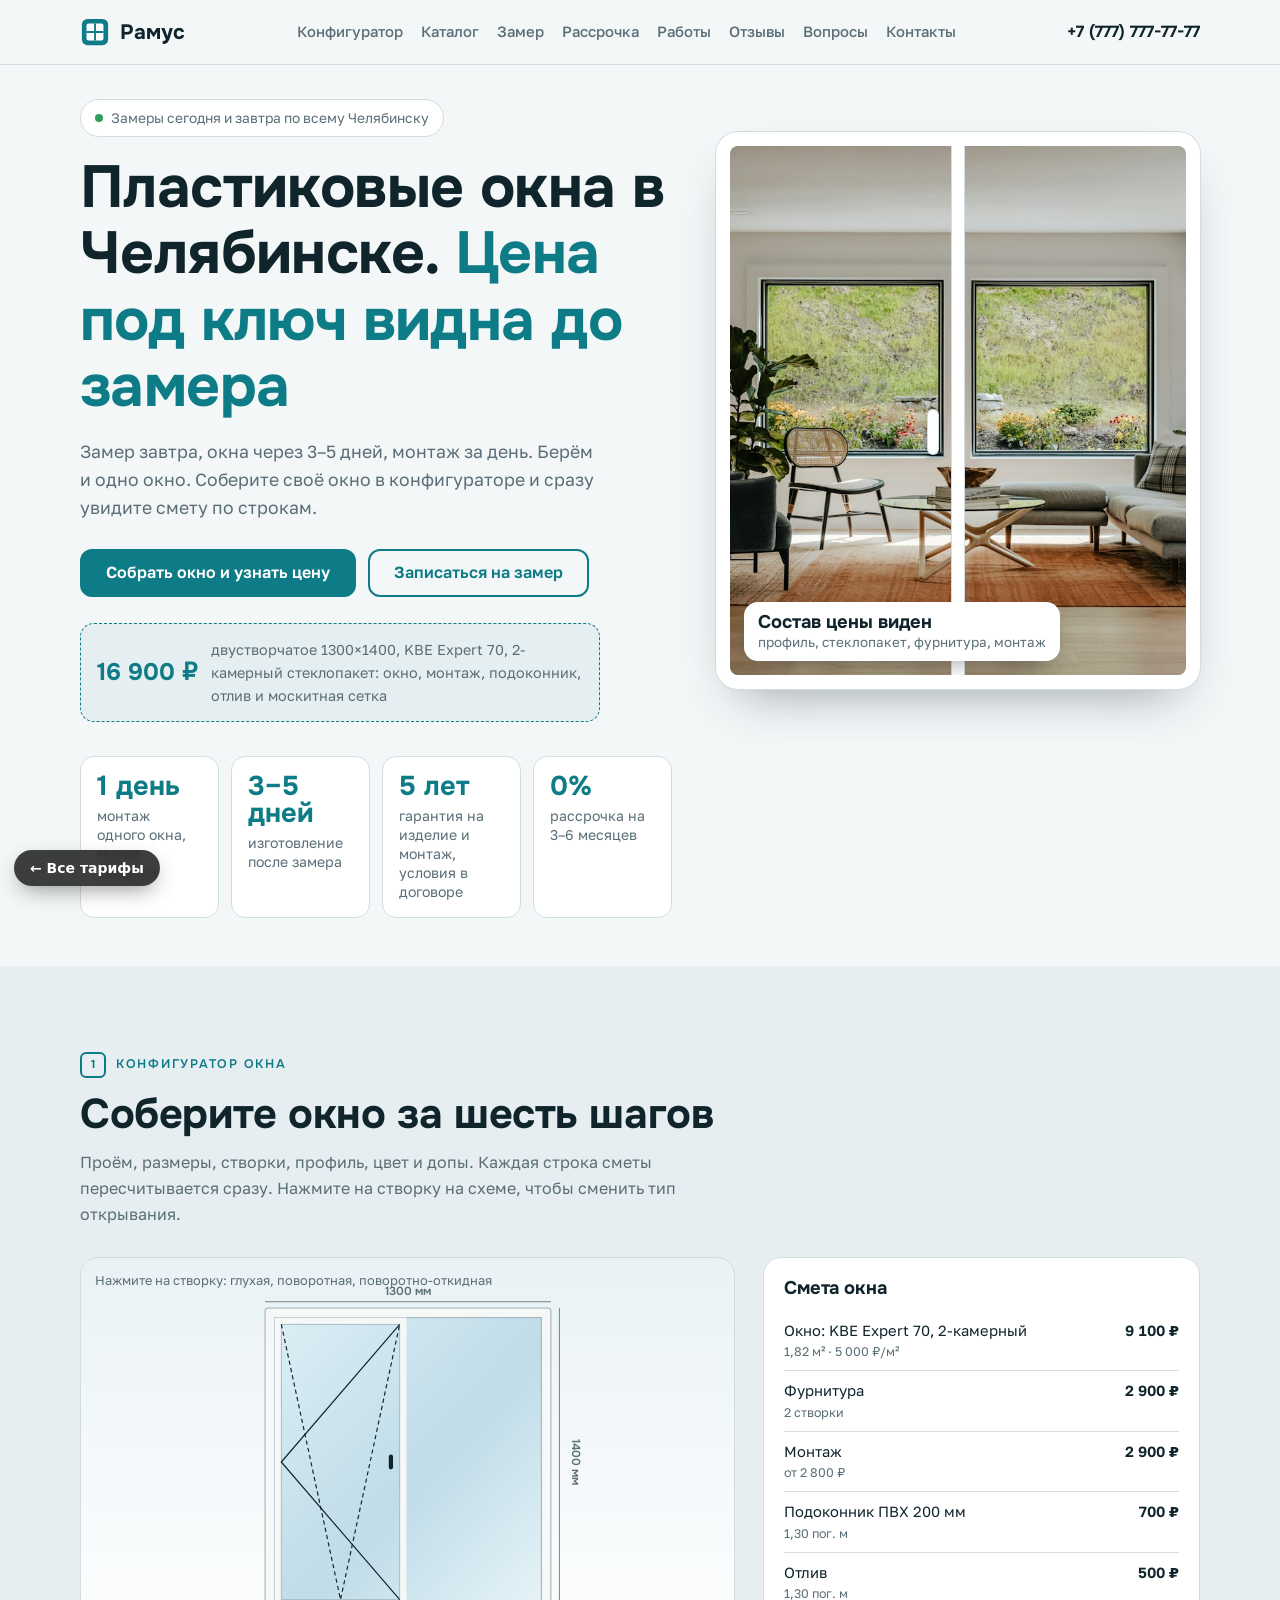
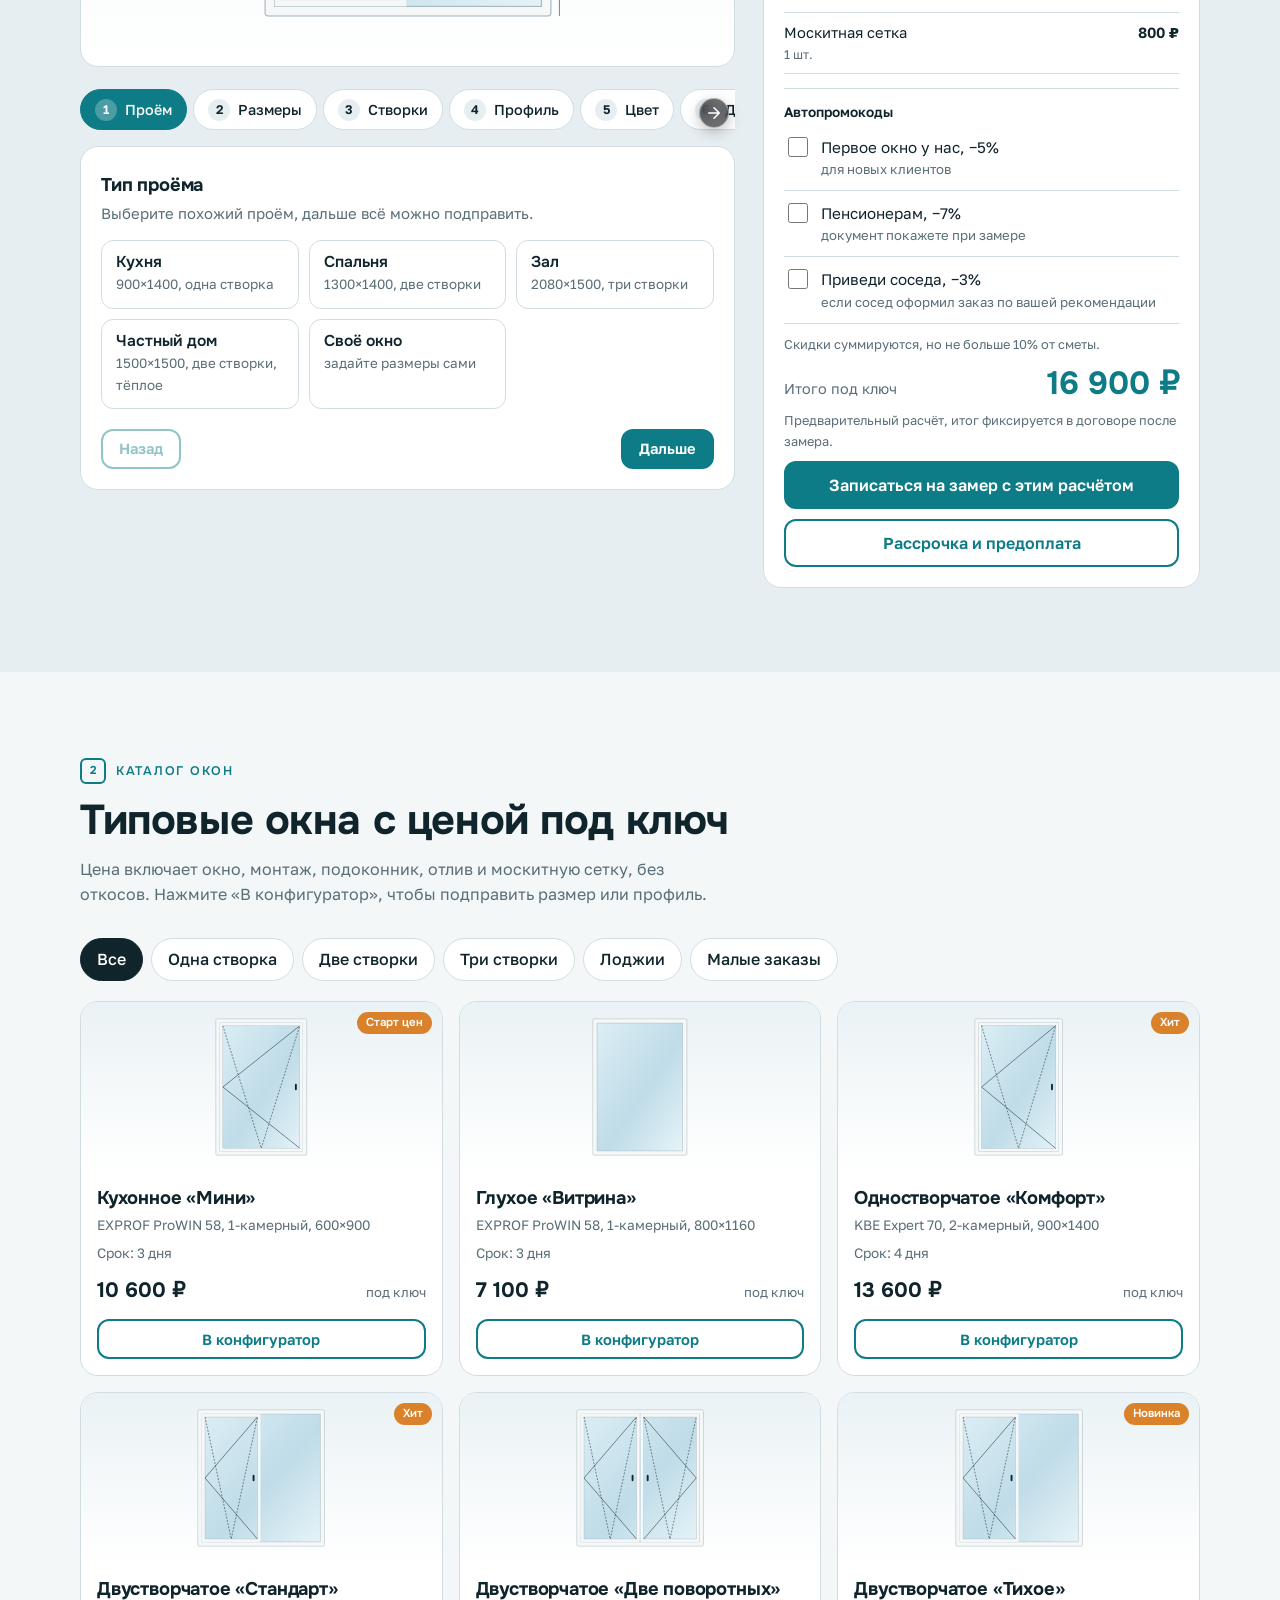
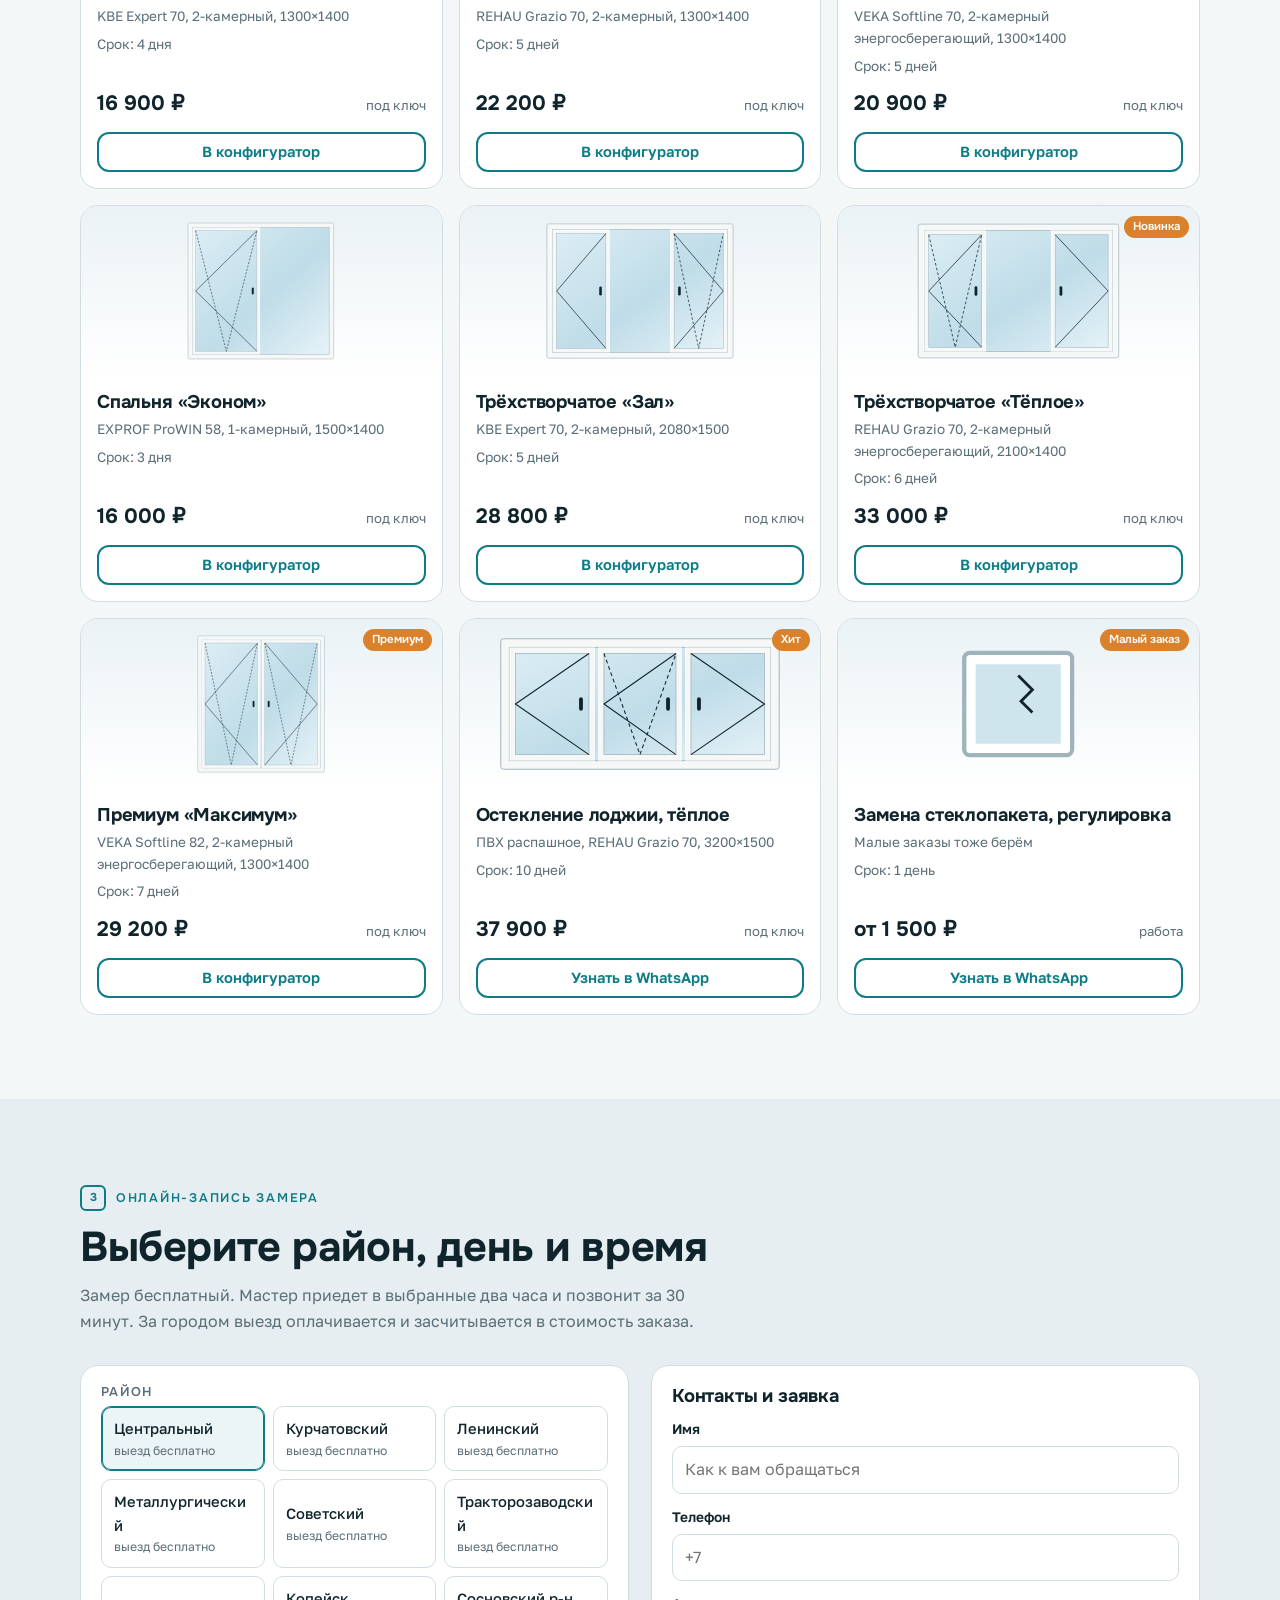
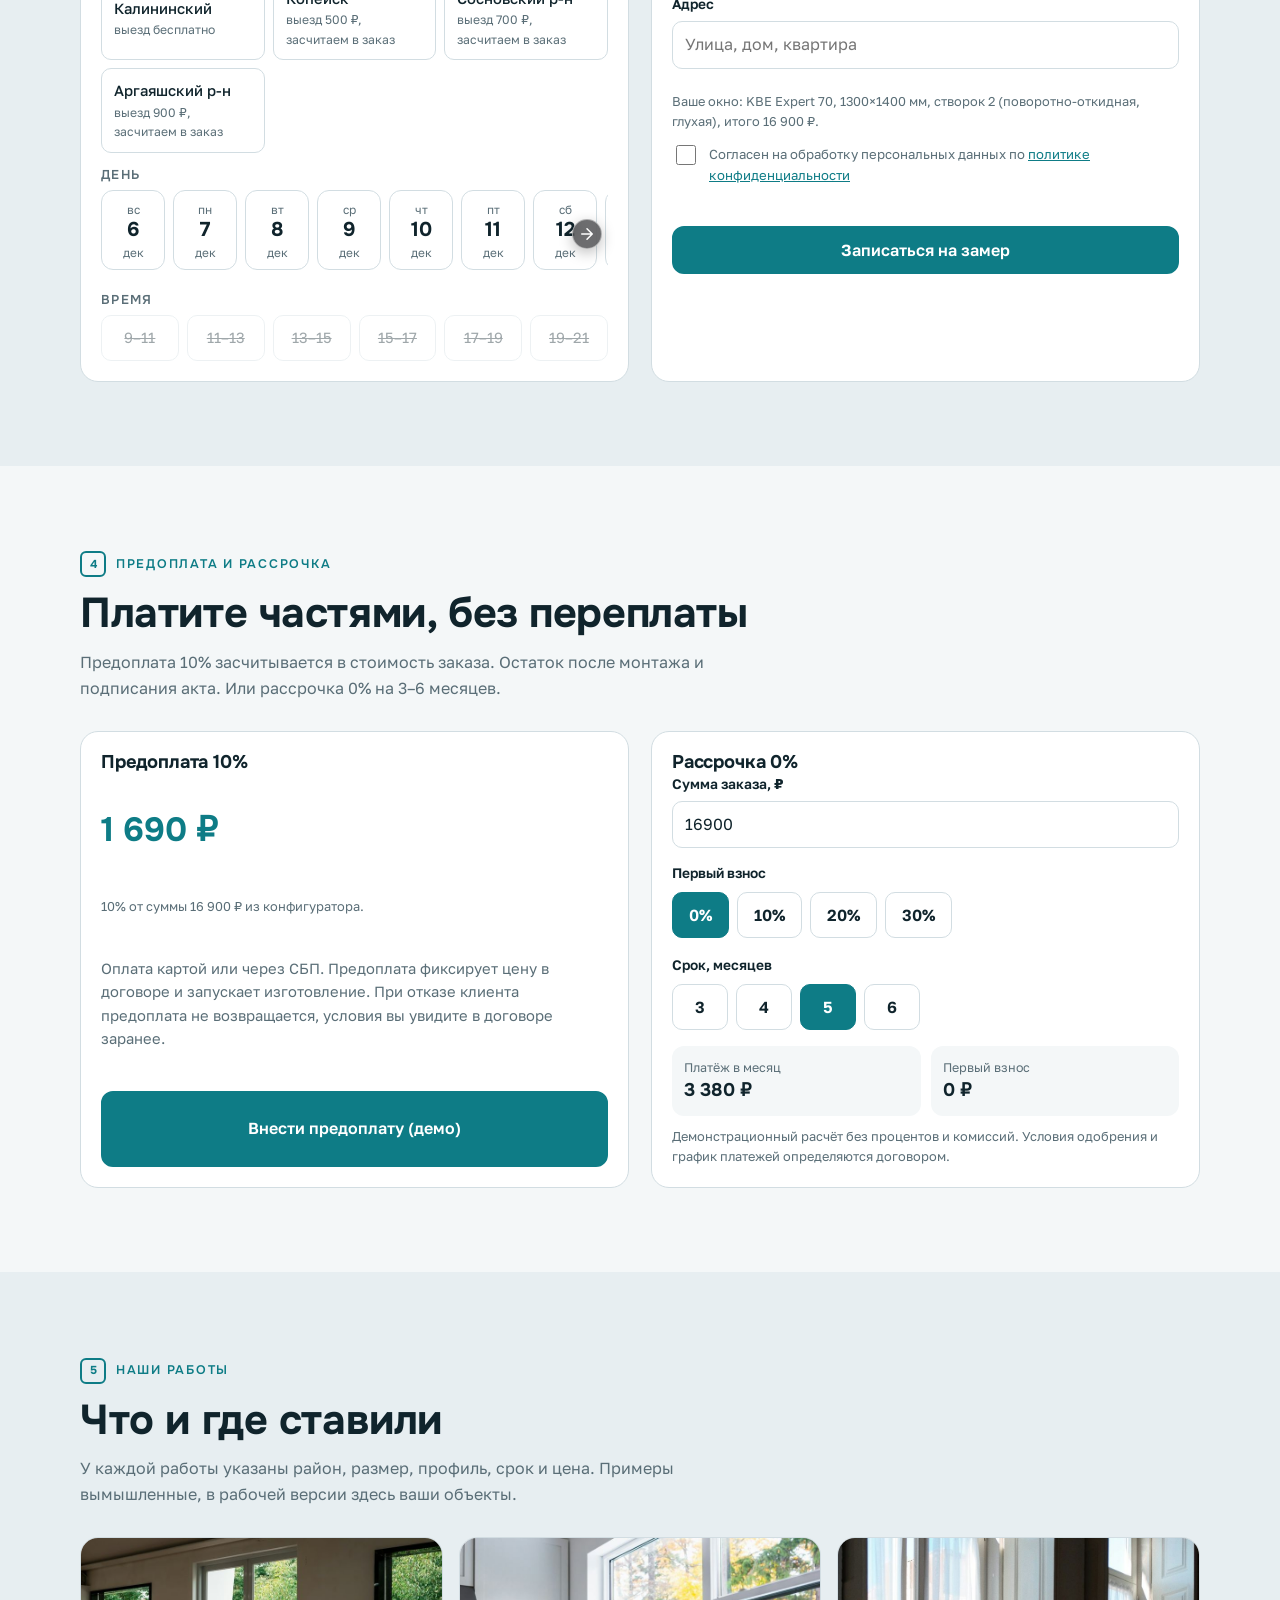
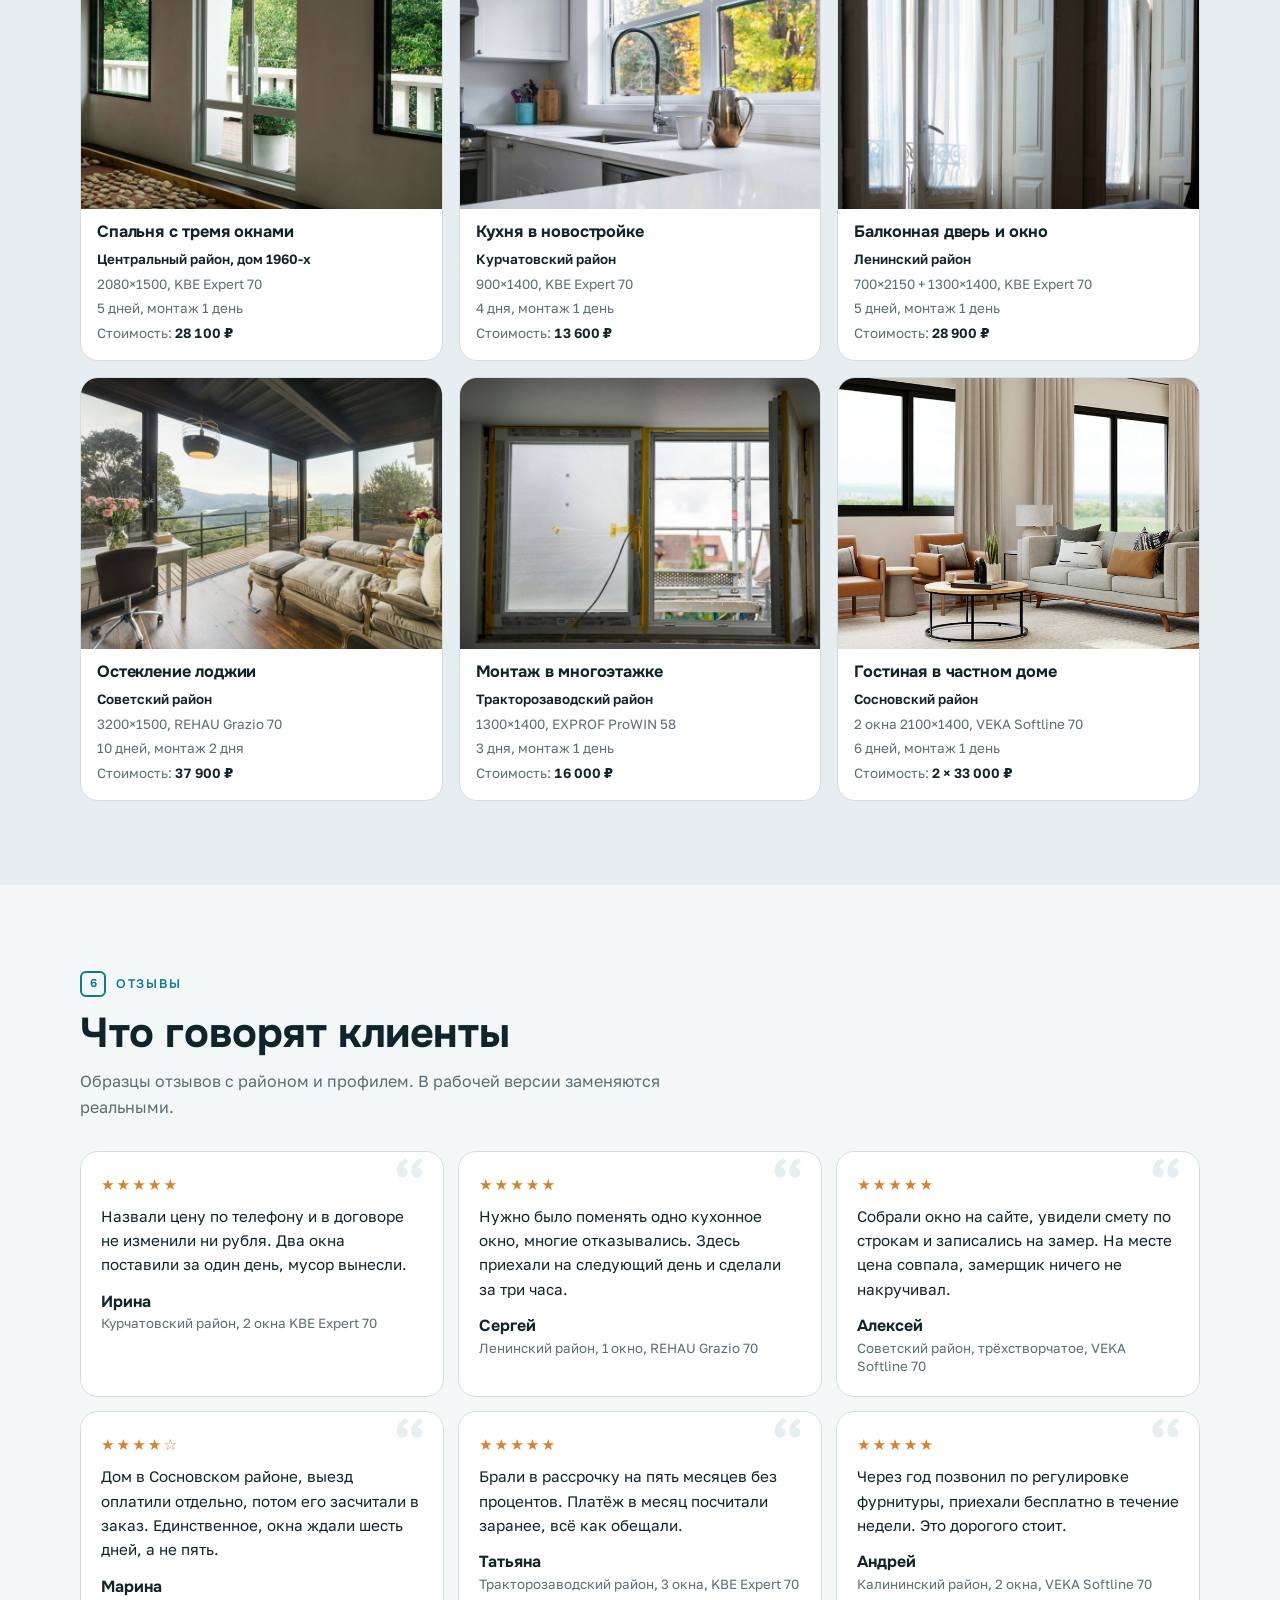
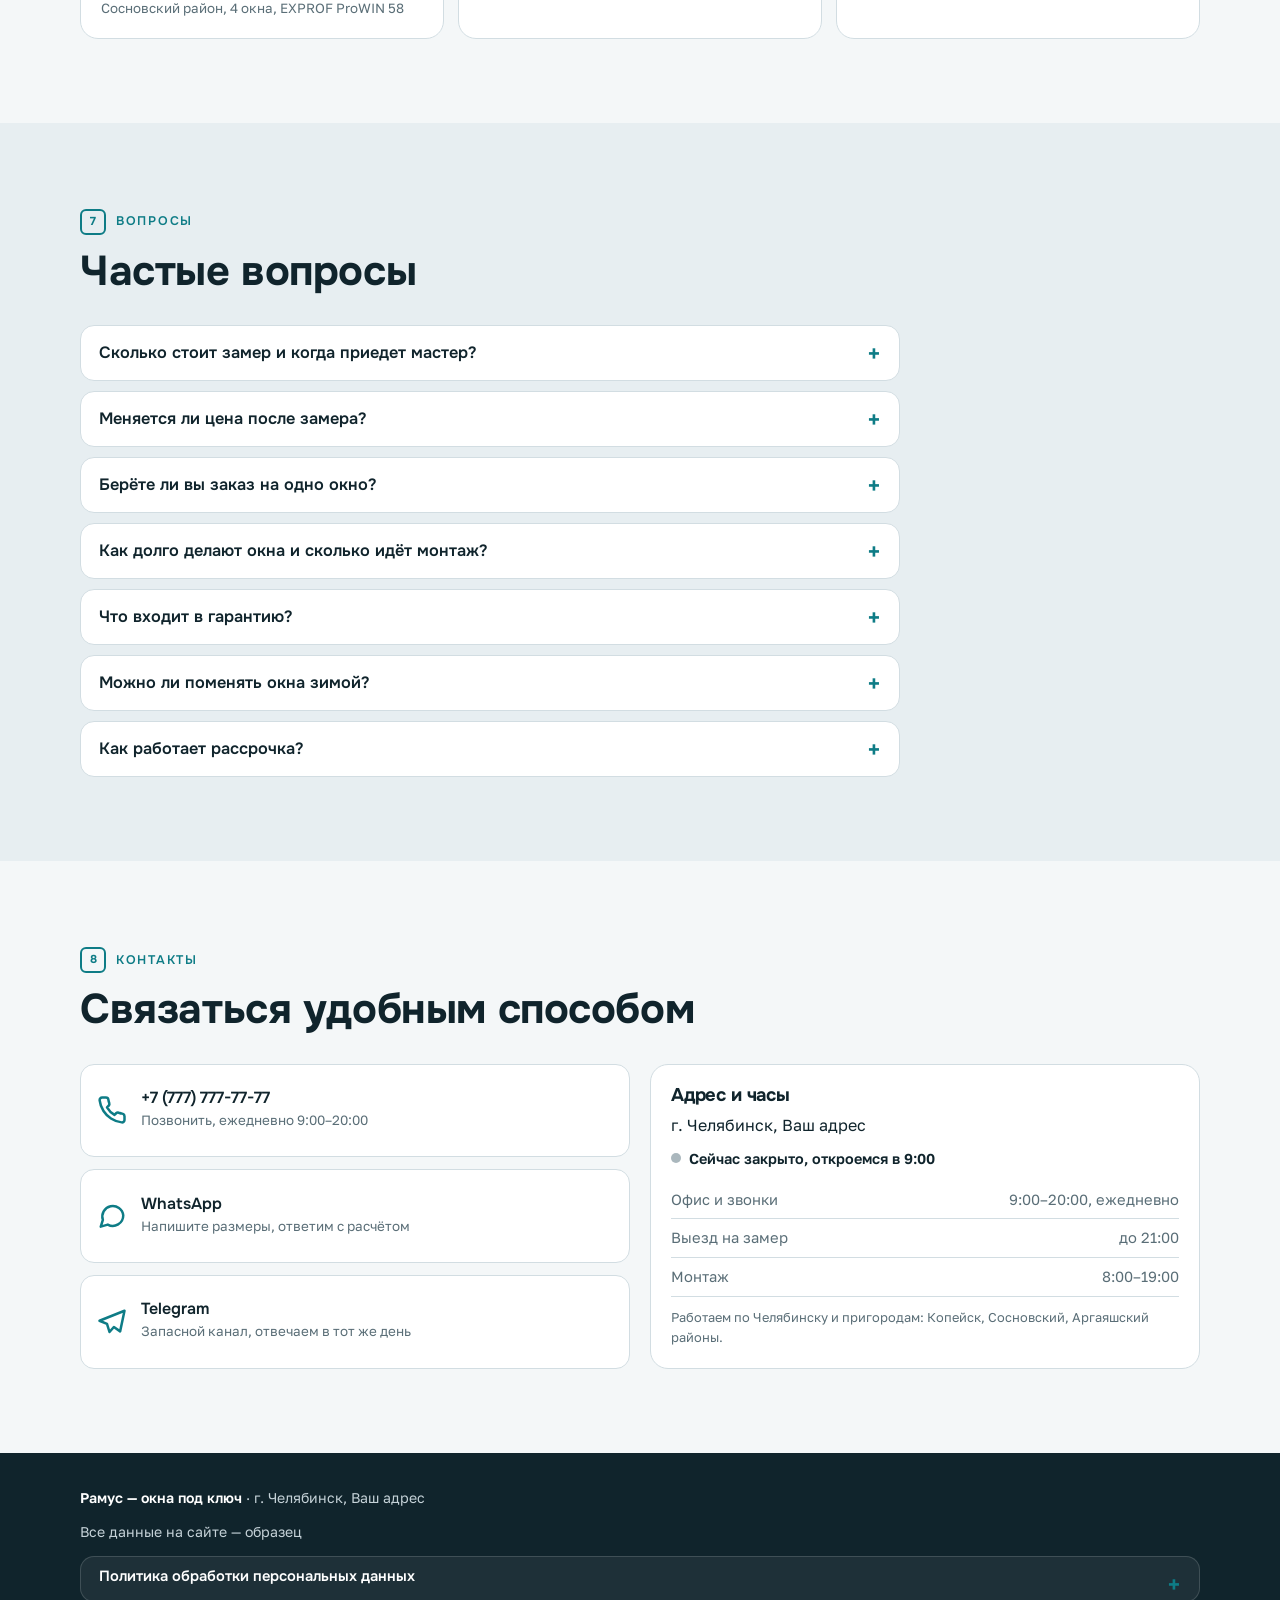
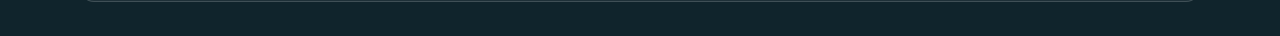
<file: 4-premium/index.html>
<!DOCTYPE html>
<html lang="ru">
<head>
<meta charset="UTF-8">
<meta name="viewport" content="width=device-width, initial-scale=1">
<meta name="robots" content="noindex, nofollow">
<title>Рамус — пластиковые окна в Челябинске, цена под ключ</title>
<meta name="description" content="Соберите окно в конфигураторе, увидите смету по строкам, запишитесь на замер онлайн. Окна ПВХ под ключ в Челябинске: замер завтра, монтаж за день.">
<meta property="og:title" content="Рамус — окна ПВХ под ключ в Челябинске">
<meta property="og:description" content="Конфигуратор окна со сметой, онлайн-запись замера, рассрочка 0%.">
<link href="fonts/fonts.css" rel="stylesheet">
<!-- Яндекс Метрика: вставьте сюда код счётчика клиента -->
<style>
:root{--bg:#F4F7F8;--bg2:#E7EEF1;--card:#FFFFFF;--ink:#10242C;--mute:#5A6E77;--acc:#0E7C86;--acc-ink:#FFFFFF;--line:#D2DDE2;--warm:#D9822B;--r:18px}
*{box-sizing:border-box}
html{scroll-behavior:smooth;scroll-padding-top:76px}
body{margin:0;background:var(--bg);color:var(--ink);font:16px/1.6 "Golos Text",system-ui,sans-serif;overflow-x:hidden}
img,svg{max-width:100%}
a{color:inherit}button,input,select{font:inherit;color:inherit}button{cursor:pointer}
h1,h2,h3,.ond{font-family:Onest,"Golos Text",system-ui,sans-serif;font-weight:700;line-height:1.12;margin:0;letter-spacing:-.01em}
h1{font-size:clamp(2rem,6.2vw,3.7rem)}
h2{font-size:clamp(1.65rem,4.2vw,2.6rem)}
h3{font-size:1.15rem}
p{margin:0}
.num{font-variant-numeric:tabular-nums}
.wr{max-width:1160px;margin:0 auto;padding:0 20px}
.sec{padding:56px 0}
.sec.alt{background:var(--bg2)}
.kick{display:inline-flex;align-items:center;gap:10px;font:600 .78rem/1 Onest,sans-serif;letter-spacing:.14em;text-transform:uppercase;color:var(--acc);margin-bottom:14px}
.kick b{display:inline-grid;place-items:center;width:26px;height:26px;border:2px solid var(--acc);border-radius:6px;font-size:.72rem;letter-spacing:0}
.lead{color:var(--mute);max-width:640px;margin-top:12px}
.sh{margin-bottom:30px}
.btn{display:inline-flex;align-items:center;justify-content:center;gap:8px;min-height:48px;padding:12px 24px;border-radius:12px;border:2px solid var(--acc);background:var(--acc);color:var(--acc-ink);font:600 1rem/1.2 "Golos Text",sans-serif;text-decoration:none;transition:transform .2s,box-shadow .2s,background .2s}
.btn:hover{transform:translateY(-1px);box-shadow:0 10px 22px -10px rgba(14,124,134,.7)}
.btn.line{background:transparent;color:var(--acc)}
.btn.line:hover{background:var(--acc);color:var(--acc-ink)}
.btn.sm{min-height:40px;padding:8px 16px;font-size:.92rem}
.btn:disabled{opacity:.45;cursor:not-allowed;transform:none;box-shadow:none}
:focus-visible{outline:3px solid var(--warm);outline-offset:2px}
/* шапка */
.hd{position:sticky;top:0;z-index:40;background:rgba(244,247,248,.92);backdrop-filter:blur(10px);-webkit-backdrop-filter:blur(10px);border-bottom:1px solid var(--line)}
.hd .wr{display:flex;align-items:center;justify-content:space-between;gap:14px;height:64px}
.logo{display:flex;align-items:center;gap:10px;text-decoration:none;font:700 1.3rem/1 Onest,sans-serif}
.logo svg{width:30px;height:30px;flex:none}
.hd nav{display:none}
.hd nav a{text-decoration:none;color:var(--mute);font-size:.93rem;font-weight:500;padding:6px 2px}
.hd nav a:hover{color:var(--acc)}
.hd .tel{display:none;text-decoration:none;font:700 1rem/1 Onest,sans-serif;white-space:nowrap}
.burger{width:44px;height:44px;border:1px solid var(--line);background:var(--card);border-radius:10px;display:grid;place-items:center;padding:0}
.burger i{display:block;width:20px;height:2px;background:var(--ink);box-shadow:0 6px 0 var(--ink),0 -6px 0 var(--ink)}
.hd.open nav{display:flex;flex-direction:column;position:absolute;top:64px;left:0;right:0;background:var(--card);border-bottom:1px solid var(--line);padding:10px 20px 18px}
.hd.open nav a{padding:12px 0;border-bottom:1px solid var(--line);font-size:1.05rem}
/* первый экран */
.hero{padding:34px 0 48px;position:relative;overflow:hidden}
.hero .wr{display:grid;gap:30px}
.hero .tag{display:inline-flex;gap:8px;align-items:center;background:var(--card);border:1px solid var(--line);border-radius:99px;padding:7px 14px;font-size:.86rem;color:var(--mute);margin-bottom:18px}
.hero .tag i{width:8px;height:8px;border-radius:50%;background:#2E9E5B}
.hero h1 em{font-style:normal;color:var(--acc)}
.hero .sub{margin:18px 0 26px;font-size:1.1rem;color:var(--mute);max-width:520px}
.hero .cta{display:flex;flex-wrap:wrap;gap:12px}
.anchor{display:flex;align-items:center;gap:14px;margin-top:26px;padding:14px 16px;border:1px dashed var(--acc);border-radius:14px;background:rgba(14,124,134,.06);max-width:520px}
.anchor strong{font:700 1.5rem/1 Onest,sans-serif;color:var(--acc);white-space:nowrap}
.anchor span{font-size:.9rem;color:var(--mute)}
.frame{position:relative;border:14px solid #fff;border-radius:22px;box-shadow:0 0 0 1px var(--line),0 24px 50px -24px rgba(16,36,44,.45),inset 0 0 0 3px #DCE5E8;background:#cfdde2;aspect-ratio:4/4.6;overflow:hidden}
.frame>img,.frame>.ph{position:absolute;inset:0;width:100%;height:100%;object-fit:cover}
.frame::before{content:"";position:absolute;left:50%;top:0;bottom:0;width:12px;margin-left:-6px;background:#fff;box-shadow:0 0 0 1px var(--line);z-index:2}
.frame::after{content:"";position:absolute;left:calc(50% - 30px);top:50%;width:10px;height:44px;border-radius:5px;background:#fff;box-shadow:0 0 0 1px var(--line),0 3px 8px rgba(0,0,0,.2);z-index:3}
.fbadge{position:absolute;left:14px;bottom:14px;z-index:4;background:var(--card);border-radius:14px;padding:10px 14px;box-shadow:0 10px 24px -10px rgba(0,0,0,.4);font-size:.84rem;color:var(--mute);line-height:1.35}
.fbadge b{display:block;font:700 1.15rem/1.1 Onest,sans-serif;color:var(--ink)}
.facts{display:grid;grid-template-columns:repeat(2,1fr);gap:12px;margin-top:34px}
.fact{background:var(--card);border:1px solid var(--line);border-radius:14px;padding:16px}
.fact b{display:block;font:700 1.7rem/1 Onest,sans-serif;color:var(--acc);margin-bottom:6px}
.fact span{font-size:.88rem;color:var(--mute);line-height:1.35;display:block}
/* конфигуратор */
.cfg{display:grid;gap:22px;grid-template-columns:minmax(0,1fr)}.cfg>*{min-width:0}
.card{background:var(--card);border:1px solid var(--line);border-radius:var(--r);padding:20px}
.scheme{display:grid;place-items:center;background:linear-gradient(180deg,#EAF2F5,#fff);border:1px solid var(--line);border-radius:var(--r);padding:14px;min-height:260px;position:relative}
.scheme svg{width:100%;max-width:420px;max-height:380px;height:auto}
.scheme .hint{position:absolute;left:14px;top:12px;font-size:.8rem;color:var(--mute)}
.sashg{cursor:pointer}
.sashg:hover rect.hit{fill:rgba(14,124,134,.14)}
.steps{display:flex;gap:6px;overflow-x:auto;padding:4px 0 10px;margin:18px 0 6px;scrollbar-width:thin}
.steps button{flex:none;display:flex;align-items:center;gap:8px;padding:8px 14px;border:1px solid var(--line);border-radius:99px;background:var(--card);font-weight:500;font-size:.9rem;white-space:nowrap}
.steps button b{display:grid;place-items:center;width:22px;height:22px;border-radius:50%;background:var(--bg2);font-size:.78rem}
.steps button[aria-current=step]{background:var(--acc);border-color:var(--acc);color:var(--acc-ink)}
.steps button[aria-current=step] b{background:rgba(255,255,255,.25)}
.pane{display:none;padding-top:8px}.pane.on{display:block;animation:fi .3s}
@keyframes fi{from{opacity:0;transform:translateY(6px)}to{opacity:1;transform:none}}
.pane h3{margin-bottom:6px}.pane>p{color:var(--mute);font-size:.93rem;margin-bottom:14px}
.opts{display:grid;gap:10px;grid-template-columns:1fr}
.opt{display:flex;flex-direction:column;gap:2px;text-align:left;padding:12px 14px;border:1.5px solid var(--line);background:var(--card);border-radius:12px;min-height:56px;transition:border-color .2s,background .2s}
.opt b{font:600 .98rem/1.25 Onest,sans-serif}.opt span{font-size:.84rem;color:var(--mute)}
.opt:hover{border-color:var(--acc)}
.opt[aria-pressed=true]{border-color:var(--acc);background:rgba(14,124,134,.08);box-shadow:inset 0 0 0 1px var(--acc)}
.row2{display:grid;gap:16px}
.fld label,.lab{display:block;font-size:.86rem;font-weight:600;margin-bottom:6px}
.fld .val{display:flex;gap:10px;align-items:center}
.fld input[type=number],.inp{width:100%;min-height:46px;padding:10px 12px;border:1.5px solid var(--line);border-radius:10px;background:#fff}
.fld input[type=number]{max-width:120px}
.fld input[type=range]{flex:1;accent-color:var(--acc);min-height:32px}
.seg{display:flex;gap:8px;flex-wrap:wrap}
.seg button{min-width:56px;min-height:46px;padding:8px 16px;border:1.5px solid var(--line);background:#fff;border-radius:10px;font-weight:600}
.seg button[aria-pressed=true]{background:var(--acc);border-color:var(--acc);color:var(--acc-ink)}
.sel{width:100%;min-height:46px;padding:10px 12px;border:1.5px solid var(--line);border-radius:10px;background:#fff}
.sashsel{display:grid;gap:10px}
.sw{display:flex;gap:10px;flex-wrap:wrap}
.swb{display:flex;align-items:center;gap:10px;padding:10px 14px;border:1.5px solid var(--line);border-radius:12px;background:#fff;min-height:52px}
.swb i{width:26px;height:26px;border-radius:50%;border:1px solid rgba(0,0,0,.2)}
.swb[aria-pressed=true]{border-color:var(--acc);box-shadow:inset 0 0 0 1px var(--acc);background:rgba(14,124,134,.08)}
.chk{display:flex;gap:10px;align-items:flex-start;padding:10px 0;font-size:.95rem;border-bottom:1px solid var(--line)}
.chk input{width:20px;height:20px;margin-top:2px;accent-color:var(--acc);flex:none}
.chk small{display:block;color:var(--mute);font-size:.82rem}
.nav2{display:flex;justify-content:space-between;gap:10px;margin-top:20px}
.sum{align-self:start}
.sum h3{margin-bottom:12px}
.lines{list-style:none;margin:0;padding:0;font-size:.92rem}
.lines li{display:flex;justify-content:space-between;gap:12px;padding:8px 0;border-bottom:1px solid var(--line)}
.lines li span:first-child small{display:block;color:var(--mute);font-size:.78rem}
.lines li span:last-child{font-weight:600;white-space:nowrap}
.lines li.disc span:last-child{color:#2E8A4F}
.total{display:flex;justify-content:space-between;align-items:baseline;gap:10px;margin-top:14px}
.total span{font-size:.9rem;color:var(--mute)}
.total b{font:700 2rem/1 Onest,sans-serif;color:var(--acc)}
.note{font-size:.8rem;color:var(--mute);margin-top:10px}
.promos{margin-top:14px;padding-top:12px;border-top:1px solid var(--line)}
.promos .lab{margin-bottom:2px}
.sum .btn{width:100%;margin-top:10px}
/* каталог */
.fil{display:flex;gap:8px;flex-wrap:wrap;margin-bottom:20px}
.fil button{padding:8px 16px;border:1.5px solid var(--line);border-radius:99px;background:#fff;font-weight:500;min-height:42px}
.fil button[aria-pressed=true]{background:var(--ink);border-color:var(--ink);color:#fff}
.cat{display:grid;gap:16px;grid-template-columns:1fr}
.ci{display:flex;flex-direction:column;background:var(--card);border:1px solid var(--line);border-radius:var(--r);overflow:hidden;transition:transform .25s,box-shadow .25s}
.ci:hover{transform:translateY(-3px);box-shadow:0 18px 30px -20px rgba(16,36,44,.5)}
.ci .pic{background:linear-gradient(180deg,#EAF2F5,#fff);display:grid;place-items:center;height:170px;padding:14px;position:relative}
.ci .pic svg{height:100%;width:auto;max-width:100%}
.ci .bd{padding:16px;display:flex;flex-direction:column;gap:6px;flex:1}
.ci .bd p{font-size:.85rem;color:var(--mute)}
.ci .pr{display:flex;align-items:baseline;justify-content:space-between;margin-top:auto;padding-top:10px}
.ci .pr b{font:700 1.3rem/1 Onest,sans-serif}.ci .pr span{font-size:.82rem;color:var(--mute)}
.bdg{position:absolute;right:10px;top:10px;background:var(--warm);color:#fff;font:600 .72rem/1 Onest,sans-serif;padding:5px 9px;border-radius:99px}
.ci .btn{margin-top:10px}
/* замер */
.book{display:grid;gap:22px;grid-template-columns:minmax(0,1fr)}.book>*{min-width:0}
.dist{display:grid;gap:8px;grid-template-columns:repeat(2,minmax(0,1fr))}
.dist button{padding:10px 12px;border:1.5px solid var(--line);border-radius:10px;background:#fff;text-align:left;min-height:48px;font-size:.92rem;font-weight:500;min-width:0;overflow-wrap:anywhere}
.dist button small{display:block;color:var(--mute);font-weight:400;font-size:.76rem}
.dist button[aria-pressed=true]{border-color:var(--acc);background:rgba(14,124,134,.08);box-shadow:inset 0 0 0 1px var(--acc)}
.grp{margin:16px 0 8px;font:600 .8rem/1 Onest,sans-serif;text-transform:uppercase;letter-spacing:.1em;color:var(--mute)}
.days{display:flex;gap:8px;overflow-x:auto;padding-bottom:8px}
.days button{flex:none;width:64px;padding:8px 4px;border:1.5px solid var(--line);border-radius:12px;background:#fff;text-align:center;line-height:1.2}
.days button b{display:block;font:700 1.25rem/1.2 Onest,sans-serif}.days button small{color:var(--mute);font-size:.74rem}
.days button[aria-pressed=true]{background:var(--acc);border-color:var(--acc);color:var(--acc-ink)}
.days button[aria-pressed=true] small{color:#fff}
.slots{display:grid;grid-template-columns:repeat(3,1fr);gap:8px}
.slots button{padding:10px 4px;border:1.5px solid var(--line);border-radius:10px;background:#fff;min-height:46px;font-size:.92rem}
.slots button:disabled{opacity:.4;text-decoration:line-through;cursor:not-allowed}
.slots button[aria-pressed=true]{background:var(--acc);border-color:var(--acc);color:var(--acc-ink)}
.frm{display:grid;gap:12px}
.cons{display:flex;gap:10px;align-items:flex-start;font-size:.82rem;color:var(--mute)}
.cons input{width:20px;height:20px;accent-color:var(--acc);flex:none;margin-top:1px}
.cons a{color:var(--acc)}
.res{display:none;padding:18px;border-radius:14px;background:rgba(46,158,91,.1);border:1px solid #2E9E5B}
.res.on{display:block}
.res h3{margin-bottom:6px}.res .cta{display:flex;gap:10px;flex-wrap:wrap;margin-top:12px}
.err{color:#B3261E;font-size:.85rem;min-height:1.2em}
/* оплата */
.pay{display:grid;gap:22px}
.pm{display:grid;gap:12px}
.big{font:700 2.1rem/1 Onest,sans-serif;color:var(--acc)}
.inst .seg{margin:8px 0 16px}
.kv{display:grid;gap:10px;grid-template-columns:1fr 1fr;margin-top:12px}
.kv div{background:var(--bg);border-radius:12px;padding:12px}
.kv small{display:block;color:var(--mute);font-size:.78rem}.kv b{font:700 1.15rem/1.3 Onest,sans-serif}
dialog{border:0;border-radius:var(--r);padding:0;width:min(440px,calc(100vw - 28px));box-shadow:0 30px 70px -20px rgba(0,0,0,.5);color:var(--ink)}
dialog::backdrop{background:rgba(16,36,44,.55)}
.dl{padding:22px;display:grid;gap:12px}
.tabs{display:grid;grid-template-columns:1fr 1fr;gap:6px;background:var(--bg2);padding:4px;border-radius:12px}
.tabs button{border:0;background:transparent;border-radius:9px;min-height:42px;font-weight:600}
.tabs button[aria-pressed=true]{background:#fff;box-shadow:0 2px 8px rgba(0,0,0,.12)}
.demo{background:rgba(217,130,43,.12);border:1px solid var(--warm);color:#7a4510;padding:8px 12px;border-radius:10px;font-size:.82rem}
.qr{width:160px;height:160px;margin:6px auto;display:block}
/* работы */
.works{display:grid;gap:16px;grid-template-columns:1fr}
.wk{background:var(--card);border:1px solid var(--line);border-radius:var(--r);overflow:hidden}
.wk .im{aspect-ratio:4/3;background:#cfdde2;position:relative}
.wk .im img,.wk .im .ph{width:100%;height:100%;object-fit:cover;display:block}
.wk .bd{padding:14px 16px 16px}
.wk h3{font-size:1.02rem}
.wk ul{list-style:none;margin:8px 0 0;padding:0;font-size:.84rem;color:var(--mute);display:grid;gap:3px}
.wk ul b{color:var(--ink);font-weight:600}
.ph{display:grid;place-items:center;background:#dbe6ea}
.ph svg{width:70%;height:70%}
/* отзывы */
.rev{display:grid;gap:14px;grid-template-columns:1fr}
.rv{background:var(--card);border:1px solid var(--line);border-radius:var(--r);padding:20px;position:relative}
.rv::before{content:"“";position:absolute;right:16px;top:2px;font:700 4rem/1 Onest,sans-serif;color:var(--bg2)}
.st{color:var(--warm);letter-spacing:2px;font-size:.95rem}
.rv p{margin:8px 0 12px;font-size:.95rem}
.rv small{color:var(--mute);display:block;line-height:1.4}
.rv b{font-family:Onest,sans-serif}
/* faq */
.faq{display:grid;gap:10px;max-width:820px}
details{background:var(--card);border:1px solid var(--line);border-radius:14px;padding:0 18px}
summary{cursor:pointer;list-style:none;padding:16px 28px 16px 0;font:600 1.02rem/1.35 Onest,sans-serif;position:relative;min-height:48px}
summary::-webkit-details-marker{display:none}
summary::after{content:"+";position:absolute;right:0;top:12px;font-size:1.5rem;color:var(--acc);transition:transform .2s}
details[open] summary::after{transform:rotate(45deg)}
details p{padding:0 0 16px;color:var(--mute);font-size:.95rem}
/* контакты */
.ct{display:grid;gap:20px}
.cl{display:grid;gap:12px}
.cb{display:flex;align-items:center;gap:14px;text-decoration:none;padding:14px 16px;background:var(--card);border:1px solid var(--line);border-radius:14px;min-height:60px;transition:border-color .2s}
.cb:hover{border-color:var(--acc)}
.cb svg{width:30px;height:30px;flex:none;color:var(--acc)}
.cb b{display:block;font:600 1rem/1.2 Onest,sans-serif}.cb small{color:var(--mute);font-size:.84rem}
.open{display:inline-flex;align-items:center;gap:8px;font-size:.9rem;font-weight:600}
.open i{width:10px;height:10px;border-radius:50%;background:#aab7bd}.open.on i{background:#2E9E5B;box-shadow:0 0 0 4px rgba(46,158,91,.2)}
.hrs{list-style:none;margin:10px 0 0;padding:0;font-size:.92rem;color:var(--mute)}
.hrs li{display:flex;justify-content:space-between;border-bottom:1px solid var(--line);padding:7px 0}
footer{background:var(--ink);color:#C5D2D8;padding:34px 0 90px;font-size:.88rem}
footer .wr{display:grid;gap:12px}
footer b{color:#fff}
#policy{background:rgba(255,255,255,.06);border-color:rgba(255,255,255,.15);color:#C5D2D8}
#policy summary{color:#fff;font-size:.92rem;padding:10px 24px 10px 0;min-height:44px}
#policy p{color:#C5D2D8;font-size:.84rem}
/* плавающие кнопки */
.fl{position:fixed;right:12px;bottom:calc(12px + env(safe-area-inset-bottom,0px));z-index:35;display:flex;flex-direction:column;gap:10px}
.fl a{width:52px;height:52px;border-radius:50%;display:grid;place-items:center;color:#fff;box-shadow:0 8px 20px -6px rgba(0,0,0,.45);text-decoration:none}
.fl svg{width:26px;height:26px}
.fl .c{background:var(--acc)}.fl .w{background:#25A055}.fl .t{background:#2A8FCF}
.rv-in{opacity:0;transform:translateY(16px);transition:opacity .6s,transform .6s}
.rv-in.v{opacity:1;transform:none}
@media (min-width:768px){
 .sec{padding:84px 0}
 .hd .tel{display:block}
 .hero .wr{grid-template-columns:1.1fr .9fr;align-items:center;gap:44px}
 .facts{grid-template-columns:repeat(4,1fr)}
 .opts{grid-template-columns:repeat(2,1fr)}
 .opts.o3{grid-template-columns:repeat(3,1fr)}
 .row2{grid-template-columns:1fr 1fr}
 .cat{grid-template-columns:repeat(2,1fr)}
 .works,.rev{grid-template-columns:repeat(2,1fr)}
 .dist{grid-template-columns:repeat(3,minmax(0,1fr))}
 .pay,.book{grid-template-columns:minmax(0,1fr) minmax(0,1fr)}
 .ct{grid-template-columns:1fr 1fr}
 .slots{grid-template-columns:repeat(6,1fr)}
 .fl{display:none}
 footer{padding-bottom:34px}
}
@media (min-width:1200px){
 .hd nav{display:flex;gap:22px}.burger{display:none}
 .cfg{grid-template-columns:minmax(0,1.5fr) minmax(0,1fr);gap:28px}
 .sum{position:sticky;top:84px}
 .cat{grid-template-columns:repeat(3,1fr)}
 .works{grid-template-columns:repeat(3,1fr)}
 .rev{grid-template-columns:repeat(3,1fr)}
 .opts.o3{grid-template-columns:repeat(3,1fr)}
}
@media (min-width:1200px) and (max-width:1300px){.hd nav{gap:14px}}
@media (min-width:768px) and (max-width:1199px){.hd nav{display:none}.burger{display:grid}}
@media (prefers-reduced-motion:reduce){*{animation:none!important;transition:none!important;scroll-behavior:auto!important}.rv-in{opacity:1;transform:none}}
</style>
</head>
<body><a href="../index.html" class="tarify-back" aria-label="Вернуться ко всем тарифам" style="position:fixed;left:14px;bottom:calc(14px + env(safe-area-inset-bottom,0px));z-index:2147483000;display:inline-flex;align-items:center;gap:6px;padding:11px 16px;border-radius:999px;background:rgba(20,20,20,.82);color:#fff;font:600 14px/1 system-ui,-apple-system,'Segoe UI',Roboto,sans-serif;text-decoration:none;box-shadow:0 8px 22px -6px rgba(0,0,0,.45);-webkit-backdrop-filter:blur(6px);backdrop-filter:blur(6px)">← Все тарифы</a><script data-fp>(function(){try{var k="fp:"+location.pathname.split("/")[1],q=/[?&]from=portfolio(&|$)/.test(location.search);if(q)sessionStorage.setItem(k,"1");if(q||sessionStorage.getItem(k)){var b=document.querySelector(".tarify-back");if(b)b.style.display="none"}}catch(e){}})();</script>
<header class="hd" id="hd"><div class="wr">
 <a class="logo" href="#top" aria-label="Рамус — на главную"><svg viewBox="0 0 32 32" aria-hidden="true"><rect x="2" y="2" width="28" height="28" rx="6" fill="#0E7C86"/><rect x="7" y="7" width="18" height="18" rx="2" fill="#fff"/><path d="M16 7v18M7 16h18" stroke="#0E7C86" stroke-width="2"/></svg>Рамус</a>
 <nav id="nav" aria-label="Разделы сайта"><a href="#config">Конфигуратор</a><a href="#katalog">Каталог</a><a href="#zamer">Замер</a><a href="#oplata">Рассрочка</a><a href="#raboty">Работы</a><a href="#otzyvy">Отзывы</a><a href="#faq">Вопросы</a><a href="#kontakty">Контакты</a></nav>
 <a class="tel" href="tel:+77777777777">+7 (777) 777-77-77</a>
 <button class="burger" id="burger" type="button" aria-label="Открыть меню" aria-expanded="false"><i></i></button>
</div></header>
<main>
<section class="hero" id="top"><div class="wr">
 <div>
  <span class="tag"><i></i>Замеры сегодня и завтра по всему Челябинску</span>
  <h1>Пластиковые окна в Челябинске. <em>Цена под ключ видна до замера</em></h1>
  <p class="sub">Замер завтра, окна через 3–5 дней, монтаж за день. Берём и одно окно. Соберите своё окно в конфигураторе и сразу увидите смету по строкам.</p>
  <div class="cta"><a class="btn" href="#config">Собрать окно и узнать цену</a><a class="btn line" href="#zamer">Записаться на замер</a></div>
  <div class="anchor"><strong class="num" id="anchorPrice">16 900 ₽</strong><span>двустворчатое 1300×1400, KBE Expert 70, 2-камерный стеклопакет: окно, монтаж, подоконник, отлив и москитная сетка</span></div>
 </div>
 <div class="frame">
  <img src="img/1721932423849-e9033192b190.jpg" width="900" height="1000" alt="Светлая гостиная с двумя большими окнами" fetchpriority="high">
  <div class="fbadge"><b>Состав цены виден</b>профиль, стеклопакет, фурнитура, монтаж</div>
 </div>
</div>
<div class="wr"><div class="facts">
 <div class="fact"><b>1 день</b><span>монтаж одного окна, мусор убираем</span></div>
 <div class="fact"><b>3–5 дней</b><span>изготовление после замера</span></div>
 <div class="fact"><b>5 лет</b><span>гарантия на изделие и монтаж, условия в договоре</span></div>
 <div class="fact"><b>0%</b><span>рассрочка на 3–6 месяцев</span></div>
</div></div></section>

<section class="sec alt" id="config"><div class="wr">
 <div class="sh"><span class="kick"><b>1</b>Конфигуратор окна</span><h2>Соберите окно за шесть шагов</h2><p class="lead">Проём, размеры, створки, профиль, цвет и допы. Каждая строка сметы пересчитывается сразу. Нажмите на створку на схеме, чтобы сменить тип открывания.</p></div>
 <div class="cfg">
  <div>
   <div class="scheme" id="scheme" aria-live="polite"><span class="hint">Нажмите на створку: глухая, поворотная, поворотно-откидная</span></div>
   <div class="steps" id="steps" role="tablist" aria-label="Шаги конфигуратора"></div>
   <div class="card">
    <div class="pane on" data-p="0"><h3>Тип проёма</h3><p>Выберите похожий проём, дальше всё можно подправить.</p><div class="opts o3" id="presets"></div></div>
    <div class="pane" data-p="1"><h3>Размеры и число створок</h3><p>Ширина 400–2400 мм, высота 400–2200 мм. Нестандартные размеры считаем так же.</p>
     <div class="row2">
      <div class="fld"><label for="wr">Ширина, мм</label><div class="val"><input type="range" id="wr" min="400" max="2400" step="10" aria-label="Ширина, ползунок"><input type="number" id="wn" min="400" max="2400" step="10" aria-label="Ширина в миллиметрах"></div></div>
      <div class="fld"><label for="hr">Высота, мм</label><div class="val"><input type="range" id="hr" min="400" max="2200" step="10" aria-label="Высота, ползунок"><input type="number" id="hn" min="400" max="2200" step="10" aria-label="Высота в миллиметрах"></div></div>
     </div>
     <div class="lab" style="margin-top:18px">Число створок</div><div class="seg" id="nseg"></div>
     <p class="note" id="areaNote"></p></div>
    <div class="pane" data-p="2"><h3>Створки и открывание</h3><p>Выберите тип для каждой створки или нажимайте на схему. Глухая не открывается, поворотная открывается как дверь, поворотно-откидная ещё и проветривает щелью.</p><div class="sashsel" id="sashsel"></div></div>
    <div class="pane" data-p="3"><h3>Профиль и стеклопакет</h3><p>Профиль задаёт толщину и число камер, стеклопакет задаёт тепло.</p><div class="lab">Профиль</div><div class="opts" id="profs"></div><div class="lab" style="margin-top:18px">Стеклопакет</div><div class="opts o3" id="glass"></div></div>
    <div class="pane" data-p="4"><h3>Цвет</h3><p>Ламинация добавляет 15% к стоимости профиля. Белый цвет без доплаты.</p><div class="sw" id="cols"></div></div>
    <div class="pane" data-p="5"><h3>Подоконник, откосы и работы</h3><p>Отметьте, что нужно. Цену каждой позиции видно справа.</p>
     <div class="row2"><div class="fld"><label for="sill">Подоконник ПВХ</label><select class="sel" id="sill"><option value="0">Не нужен</option><option value="200">200 мм, 550 ₽/пог. м</option><option value="300">300 мм, 700 ₽/пог. м</option></select></div>
     <div class="fld"><label for="slope">Откосы</label><select class="sel" id="slope"><option value="0">Не нужны</option><option value="1">Сэндвич-панель, 900 ₽/пог. м</option><option value="2">Штукатурка, 1 100 ₽/пог. м</option></select></div></div>
     <label class="chk"><input type="checkbox" id="ebb"><span>Отлив<small>350 ₽ за погонный метр ширины</small></span></label>
     <label class="chk"><input type="checkbox" id="mesh"><span>Москитная сетка<small>800 ₽ на каждую открывающуюся створку</small></span></label>
     <label class="chk"><input type="checkbox" id="mount"><span>Монтаж<small>от 2 800 ₽ или 1 600 ₽ за м² при площади больше 1,75 м²</small></span></label>
     <label class="chk"><input type="checkbox" id="dem"><span>Демонтаж старого окна<small>600 ₽ за окно</small></span></label>
     <label class="chk"><input type="checkbox" id="trash"><span>Вывоз мусора<small>400 ₽</small></span></label>
     <div class="row2" style="margin-top:12px"><div class="fld"><label for="fl">Этаж</label><input class="inp" type="number" id="fl" min="1" max="25" value="5"></div>
     <label class="chk" style="border:0;align-self:end"><input type="checkbox" id="lift"><span>В доме есть лифт<small>подъём без лифта: 150 ₽ за этаж с 3-го</small></span></label></div></div>
    <div class="nav2"><button class="btn line sm" type="button" id="prev">Назад</button><button class="btn sm" type="button" id="next">Дальше</button></div>
   </div>
  </div>
  <aside class="card sum" aria-label="Смета"><h3>Смета окна</h3><ul class="lines" id="lines"></ul>
   <div class="promos"><div class="lab">Автопромокоды</div>
    <label class="chk"><input type="checkbox" class="pr" data-v="5"><span>Первое окно у нас, −5%<small>для новых клиентов</small></span></label>
    <label class="chk"><input type="checkbox" class="pr" data-v="7"><span>Пенсионерам, −7%<small>документ покажете при замере</small></span></label>
    <label class="chk"><input type="checkbox" class="pr" data-v="3"><span>Приведи соседа, −3%<small>если сосед оформил заказ по вашей рекомендации</small></span></label>
    <p class="note">Скидки суммируются, но не больше 10% от сметы.</p></div>
   <div class="total"><span>Итого под ключ</span><b class="num" id="total">0 ₽</b></div>
   <p class="note">Предварительный расчёт, итог фиксируется в договоре после замера.</p>
   <a class="btn" href="#zamer" id="toBook">Записаться на замер с этим расчётом</a>
   <a class="btn line" href="#oplata">Рассрочка и предоплата</a>
  </aside>
 </div>
</div></section>

<section class="sec" id="katalog"><div class="wr">
 <div class="sh"><span class="kick"><b>2</b>Каталог окон</span><h2>Типовые окна с ценой под ключ</h2><p class="lead">Цена включает окно, монтаж, подоконник, отлив и москитную сетку, без откосов. Нажмите «В конфигуратор», чтобы подправить размер или профиль.</p></div>
 <div class="fil" id="fil" role="group" aria-label="Фильтр каталога"></div>
 <div class="cat" id="cat"></div>
</div></section>

<section class="sec alt" id="zamer"><div class="wr">
 <div class="sh"><span class="kick"><b>3</b>Онлайн-запись замера</span><h2>Выберите район, день и время</h2><p class="lead">Замер бесплатный. Мастер приедет в выбранные два часа и позвонит за 30 минут. За городом выезд оплачивается и засчитывается в стоимость заказа.</p></div>
 <div class="book">
  <div class="card"><div class="grp" style="margin-top:0">Район</div><div class="dist" id="dist"></div>
   <div class="grp">День</div><div class="days" id="days"></div>
   <div class="grp">Время</div><div class="slots" id="slots"></div></div>
  <div class="card"><form class="frm" id="bform" novalidate>
   <h3>Контакты и заявка</h3>
   <div><label class="lab" for="bn">Имя</label><input class="inp" id="bn" autocomplete="given-name" placeholder="Как к вам обращаться"></div>
   <div><label class="lab" for="bp">Телефон</label><input class="inp" id="bp" type="tel" autocomplete="tel" placeholder="+7"></div>
   <div><label class="lab" for="ba">Адрес</label><input class="inp" id="ba" autocomplete="street-address" placeholder="Улица, дом, квартира"></div>
   <div class="note" id="bsum">Окно из конфигуратора: пока не собрано, замерщик посчитает на месте.</div>
   <label class="cons"><input type="checkbox" id="bc"><span>Согласен на обработку персональных данных по <a href="#policy">политике конфиденциальности</a></span></label>
   <div class="err" id="berr" role="alert"></div>
   <button class="btn" type="submit">Записаться на замер</button>
  </form>
  <div class="res" id="bres" role="status"><h3>Заявка собрана</h3><p id="bt"></p><div class="cta"><a class="btn sm" id="bwa" href="https://wa.me/77777777777" target="_blank" rel="noopener">Подтвердить в WhatsApp</a><a class="btn line sm" href="https://t.me/" target="_blank" rel="noopener">Написать в Telegram</a></div><p class="note">Демо: заявка никуда не отправляется, пока вы не нажмёте кнопку мессенджера.</p></div></div>
 </div>
</div></section>

<section class="sec" id="oplata"><div class="wr">
 <div class="sh"><span class="kick"><b>4</b>Предоплата и рассрочка</span><h2>Платите частями, без переплаты</h2><p class="lead">Предоплата 10% засчитывается в стоимость заказа. Остаток после монтажа и подписания акта. Или рассрочка 0% на 3–6 месяцев.</p></div>
 <div class="pay">
  <div class="card pm"><h3>Предоплата 10%</h3><div class="big num" id="prepay">0 ₽</div><p class="note" id="prepNote">Собираете окно в конфигураторе, сумма подставится сама.</p><p style="font-size:.92rem;color:var(--mute)">Оплата картой или через СБП. Предоплата фиксирует цену в договоре и запускает изготовление. При отказе клиента предоплата не возвращается, условия вы увидите в договоре заранее.</p><button class="btn" type="button" id="openPay">Внести предоплату (демо)</button></div>
  <div class="card inst"><h3>Рассрочка 0%</h3>
   <label class="lab" for="iamt">Сумма заказа, ₽</label><input class="inp" id="iamt" type="number" min="1000" step="100" value="16900">
   <div class="lab" style="margin-top:14px">Первый взнос</div><div class="seg" id="ipre"></div>
   <div class="lab">Срок, месяцев</div><div class="seg" id="imon"></div>
   <div class="kv"><div><small>Платёж в месяц</small><b class="num" id="imo">0 ₽</b></div><div><small>Первый взнос</small><b class="num" id="ipv">0 ₽</b></div></div>
   <p class="note">Демонстрационный расчёт без процентов и комиссий. Условия одобрения и график платежей определяются договором.</p></div>
 </div>
</div></section>
<dialog id="payd" aria-labelledby="pdt"><div class="dl">
 <h3 id="pdt">Предоплата</h3><div class="demo">Демо-окно: платёж не проводится, данные никуда не уходят и не сохраняются.</div>
 <div class="tabs" role="group" aria-label="Способ оплаты"><button type="button" aria-pressed="true" data-m="card">Картой</button><button type="button" aria-pressed="false" data-m="sbp">СБП</button></div>
 <div id="pcard" class="frm"><div><label class="lab" for="pc1">Номер карты</label><input class="inp" id="pc1" inputmode="numeric" autocomplete="off" placeholder="Демо: поле можно оставить пустым"></div></div>
 <div id="psbp" hidden><svg class="qr" viewBox="0 0 21 21" aria-label="Образец QR-кода для СБП"><rect width="21" height="21" fill="#fff"/><g fill="#10242C" id="qrg"></g></svg><p class="note" style="text-align:center">Образец QR-кода. Настоящий код банка клиента подставляется при подключении эквайринга.</p></div>
 <div class="res" id="pres" role="status"><h3>Демо-оплата прошла</h3><p>В рабочей версии здесь подтверждение банка и чек самозанятого.</p></div>
 <button class="btn" type="button" id="doPay">Оплатить</button><button class="btn line" type="button" id="closePay">Закрыть</button>
</div></dialog>

<section class="sec alt" id="raboty"><div class="wr">
 <div class="sh"><span class="kick"><b>5</b>Наши работы</span><h2>Что и где ставили</h2><p class="lead">У каждой работы указаны район, размер, профиль, срок и цена. Примеры вымышленные, в рабочей версии здесь ваши объекты.</p></div>
 <div class="works" id="works"></div>
</div></section>

<section class="sec" id="otzyvy"><div class="wr">
 <div class="sh"><span class="kick"><b>6</b>Отзывы</span><h2>Что говорят клиенты</h2><p class="lead">Образцы отзывов с районом и профилем. В рабочей версии заменяются реальными.</p></div>
 <div class="rev">
  <article class="rv rv-in"><div class="st" aria-label="Оценка 5 из 5">★★★★★</div><p>Назвали цену по телефону и в договоре не изменили ни рубля. Два окна поставили за один день, мусор вынесли.</p><b>Ирина</b><small>Курчатовский район, 2 окна KBE Expert 70</small></article>
  <article class="rv rv-in"><div class="st" aria-label="Оценка 5 из 5">★★★★★</div><p>Нужно было поменять одно кухонное окно, многие отказывались. Здесь приехали на следующий день и сделали за три часа.</p><b>Сергей</b><small>Ленинский район, 1 окно, REHAU Grazio 70</small></article>
  <article class="rv rv-in"><div class="st" aria-label="Оценка 5 из 5">★★★★★</div><p>Собрали окно на сайте, увидели смету по строкам и записались на замер. На месте цена совпала, замерщик ничего не накручивал.</p><b>Алексей</b><small>Советский район, трёхстворчатое, VEKA Softline 70</small></article>
  <article class="rv rv-in"><div class="st" aria-label="Оценка 4 из 5">★★★★☆</div><p>Дом в Сосновском районе, выезд оплатили отдельно, потом его засчитали в заказ. Единственное, окна ждали шесть дней, а не пять.</p><b>Марина</b><small>Сосновский район, 4 окна, EXPROF ProWIN 58</small></article>
  <article class="rv rv-in"><div class="st" aria-label="Оценка 5 из 5">★★★★★</div><p>Брали в рассрочку на пять месяцев без процентов. Платёж в месяц посчитали заранее, всё как обещали.</p><b>Татьяна</b><small>Тракторозаводский район, 3 окна, KBE Expert 70</small></article>
  <article class="rv rv-in"><div class="st" aria-label="Оценка 5 из 5">★★★★★</div><p>Через год позвонил по регулировке фурнитуры, приехали бесплатно в течение недели. Это дорогого стоит.</p><b>Андрей</b><small>Калининский район, 2 окна, VEKA Softline 70</small></article>
 </div>
</div></section>

<section class="sec alt" id="faq"><div class="wr">
 <div class="sh"><span class="kick"><b>7</b>Вопросы</span><h2>Частые вопросы</h2></div>
 <div class="faq">
  <details><summary>Сколько стоит замер и когда приедет мастер?</summary><p>Замер по Челябинску бесплатный. Записаться можно на ближайший день, слоты по два часа с 9:00 до 21:00. За городом выезд оплачивается и засчитывается в стоимость заказа.</p></details>
  <details><summary>Меняется ли цена после замера?</summary><p>Цена из конфигуратора предварительная. Если размеры и состав совпали, цена в договоре та же. Если проём оказался другим, мы пересчитаем по той же формуле и покажем строки.</p></details>
  <details><summary>Берёте ли вы заказ на одно окно?</summary><p>Да, малые заказы мы берём так же, как большие. Замена стеклопакета и регулировка фурнитуры тоже есть, от 1 500 ₽.</p></details>
  <details><summary>Как долго делают окна и сколько идёт монтаж?</summary><p>Изготовление 3–5 рабочих дней, для сложных конструкций до 7. Монтаж одного окна занимает день, мусор вывозим по желанию за 400 ₽.</p></details>
  <details><summary>Что входит в гарантию?</summary><p>Гарантия 5 лет на изделие и монтаж. Условия одной строкой в договоре, регулировку фурнитуры в первый год делаем бесплатно.</p></details>
  <details><summary>Можно ли поменять окна зимой?</summary><p>Можно. Проём открыт примерно час на окно, мастер ставит окна по одному и закрывает проём плёнкой. Для зимы подойдут профили с пятью камерами и энергосберегающий стеклопакет.</p></details>
  <details><summary>Как работает рассрочка?</summary><p>Рассрочка 0% на 3–6 месяцев без переплаты. Первый взнос от 0 до 30%, платёж в месяц считается на странице. Окончательные условия в договоре.</p></details>
 </div>
</div></section>

<section class="sec" id="kontakty"><div class="wr">
 <div class="sh"><span class="kick"><b>8</b>Контакты</span><h2>Связаться удобным способом</h2></div>
 <div class="ct">
  <div class="cl">
   <a class="cb" href="tel:+77777777777"><svg viewBox="0 0 24 24" fill="none" stroke="currentColor" stroke-width="2" stroke-linecap="round" stroke-linejoin="round" aria-hidden="true"><path d="M22 16.9v3a2 2 0 0 1-2.2 2 19.8 19.8 0 0 1-8.6-3.1 19.5 19.5 0 0 1-6-6A19.8 19.8 0 0 1 2.1 4.2 2 2 0 0 1 4.1 2h3a2 2 0 0 1 2 1.7c.1 1 .4 1.9.7 2.8a2 2 0 0 1-.5 2.1L8 9.9a16 16 0 0 0 6 6l1.3-1.3a2 2 0 0 1 2.1-.4c.9.3 1.8.6 2.8.7a2 2 0 0 1 1.7 2z"/></svg><span><b>+7 (777) 777-77-77</b><small>Позвонить, ежедневно 9:00–20:00</small></span></a>
   <a class="cb" href="https://wa.me/77777777777?text=%D0%97%D0%B4%D1%80%D0%B0%D0%B2%D1%81%D1%82%D0%B2%D1%83%D0%B9%D1%82%D0%B5%2C%20%D0%BD%D1%83%D0%B6%D0%BD%D1%8B%20%D0%BE%D0%BA%D0%BD%D0%B0%20%D0%BE%D1%82%20%D0%A0%D0%B0%D0%BC%D1%83%D1%81" target="_blank" rel="noopener"><svg viewBox="0 0 24 24" fill="none" stroke="currentColor" stroke-width="2" stroke-linecap="round" stroke-linejoin="round" aria-hidden="true"><path d="M21 11.5a8.4 8.4 0 0 1-12.4 7.4L3 20.5l1.7-5.4A8.4 8.4 0 1 1 21 11.5z"/></svg><span><b>WhatsApp</b><small>Напишите размеры, ответим с расчётом</small></span></a>
   <a class="cb" href="https://t.me/" target="_blank" rel="noopener"><svg viewBox="0 0 24 24" fill="none" stroke="currentColor" stroke-width="2" stroke-linecap="round" stroke-linejoin="round" aria-hidden="true"><path d="M22 3 2 11l6 2.5L10 20l3.5-4 5 3.5z"/></svg><span><b>Telegram</b><small>Запасной канал, отвечаем в тот же день</small></span></a>
  </div>
  <div class="card"><h3>Адрес и часы</h3><p style="margin-top:8px">г. Челябинск, Ваш адрес</p><p class="open" id="openNow" style="margin-top:8px"><i></i><span>Проверяем время</span></p>
   <ul class="hrs"><li><span>Офис и звонки</span><span>9:00–20:00, ежедневно</span></li><li><span>Выезд на замер</span><span>до 21:00</span></li><li><span>Монтаж</span><span>8:00–19:00</span></li></ul>
   <p class="note">Работаем по Челябинску и пригородам: Копейск, Сосновский, Аргаяшский районы.</p></div>
 </div>
</div></section>
</main>
<footer><div class="wr">
 <div><b>Рамус — окна под ключ</b> · г. Челябинск, Ваш адрес</div>
 <div>Все данные на сайте — образец</div>
 <details id="policy"><summary>Политика обработки персональных данных</summary><p>Образец. Мы используем имя, телефон и адрес только для записи на замер и связи по заказу, не передаём их третьим лицам. Согласие можно отозвать, написав нам. Рабочий текст политики подготавливается для каждого клиента отдельно.</p></details>
</div></footer>
<div class="fl" aria-label="Быстрая связь"><a class="c" href="tel:+77777777777" aria-label="Позвонить"><svg viewBox="0 0 24 24" fill="none" stroke="currentColor" stroke-width="2" stroke-linecap="round" stroke-linejoin="round" aria-hidden="true"><path d="M22 16.9v3a2 2 0 0 1-2.2 2 19.8 19.8 0 0 1-8.6-3.1 19.5 19.5 0 0 1-6-6A19.8 19.8 0 0 1 2.1 4.2 2 2 0 0 1 4.1 2h3a2 2 0 0 1 2 1.7c.1 1 .4 1.9.7 2.8a2 2 0 0 1-.5 2.1L8 9.9a16 16 0 0 0 6 6l1.3-1.3a2 2 0 0 1 2.1-.4c.9.3 1.8.6 2.8.7a2 2 0 0 1 1.7 2z"/></svg></a><a class="w" href="https://wa.me/77777777777" target="_blank" rel="noopener" aria-label="WhatsApp"><svg viewBox="0 0 24 24" fill="none" stroke="currentColor" stroke-width="2" stroke-linecap="round" stroke-linejoin="round" aria-hidden="true"><path d="M21 11.5a8.4 8.4 0 0 1-12.4 7.4L3 20.5l1.7-5.4A8.4 8.4 0 1 1 21 11.5z"/></svg></a><a class="t" href="https://t.me/" target="_blank" rel="noopener" aria-label="Telegram"><svg viewBox="0 0 24 24" fill="none" stroke="currentColor" stroke-width="2" stroke-linecap="round" stroke-linejoin="round" aria-hidden="true"><path d="M22 3 2 11l6 2.5L10 20l3.5-4 5 3.5z"/></svg></a></div>
<script>
(function(){
'use strict';
var $=function(s,r){return (r||document).querySelector(s)},$$=function(s,r){return Array.prototype.slice.call((r||document).querySelectorAll(s))};
var fmt=function(n){return Math.round(n).toLocaleString('ru-RU')+' ₽'};
var r100=function(x){return Math.round(x/100)*100};
var PROF=[{n:'EXPROF ProWIN 58',r:3600,c:3,d:58,t:'Эконом'},{n:'KBE Expert 70',r:4400,c:5,d:70,t:'Стандарт'},{n:'REHAU Grazio 70',r:5300,c:5,d:70,t:'Надёжный'},{n:'VEKA Softline 70',r:5700,c:5,d:70,t:'Тихий'},{n:'VEKA Softline 82',r:8200,c:6,d:82,t:'Премиум'}];
var GL=[{n:'1-камерный',s:0,t:'2 стекла'},{n:'2-камерный',s:600,t:'3 стекла'},{n:'2-камерный энергосберегающий',s:1500,t:'3 стекла, аргон'}];
var COL=[{n:'Белый',k:0,c:'#F6F8F8'},{n:'Золотой дуб',k:.15,c:'#B07A3B'},{n:'Антрацит',k:.15,c:'#3A4046'}];
var FUR={f:0,t:1900,k:2900},FN={f:'Глухая',t:'Поворотная',k:'Поворотно-откидная'},CYC=['f','t','k'];
var PRESETS=[
 {n:'Кухня',d:'900×1400, одна створка',w:900,h:1400,t:['k'],p:1,g:1},
 {n:'Спальня',d:'1300×1400, две створки',w:1300,h:1400,t:['k','f'],p:1,g:1},
 {n:'Зал',d:'2080×1500, три створки',w:2080,h:1500,t:['t','f','k'],p:1,g:1},
 {n:'Частный дом',d:'1500×1500, две створки, тёплое',w:1500,h:1500,t:['k','k'],p:3,g:2},
 {n:'Своё окно',d:'задайте размеры сами',w:1200,h:1300,t:['k','f'],p:1,g:1}
];
var S={step:0,w:1300,h:1400,t:['k','f','f'],p:1,g:1,c:0,sill:200,slope:0,ebb:true,mesh:true,mount:true,dem:false,trash:false,fl:5,lift:true,disc:0};
S.n=2;
function nOpen(s){var k=0;for(var i=0;i<s.n;i++)if(s.t[i]!=='f')k++;return k}
function calc(s,noDisc){
 var W=s.w/1000,H=s.h/1000,S0=Math.max(W*H,1),p=PROF[s.p],g=GL[s.g],c=COL[s.c],L=[],i,fur=0;
 for(i=0;i<s.n;i++)fur+=FUR[s.t[i]];
 L.push({l:'Окно: '+p.n+', '+g.n.toLowerCase(),sm:S0.toFixed(2).replace('.',',')+' м² · '+Math.round(p.r*(1+c.k)+g.s).toLocaleString('ru-RU')+' ₽/м²'+(c.k?' · ламинация +15%':''),v:r100(S0*(p.r*(1+c.k)+g.s))});
 if(fur)L.push({l:'Фурнитура',sm:s.n+' '+(s.n===1?'створка':'створки'),v:fur});
 if(s.mount)L.push({l:'Монтаж',sm:'от 2 800 ₽',v:r100(Math.max(S0*1600,2800))});
 if(+s.sill)L.push({l:'Подоконник ПВХ '+s.sill+' мм',sm:W.toFixed(2).replace('.',',')+' пог. м',v:r100(W*(s.sill==200?550:700))});
 if(s.ebb)L.push({l:'Отлив',sm:W.toFixed(2).replace('.',',')+' пог. м',v:r100(W*350)});
 if(+s.slope)L.push({l:'Откосы, '+(s.slope==1?'сэндвич':'штукатурка'),sm:(W+2*H).toFixed(2).replace('.',',')+' пог. м',v:r100((W+2*H)*(s.slope==1?900:1100))});
 if(s.mesh&&nOpen(s))L.push({l:'Москитная сетка',sm:nOpen(s)+' шт.',v:800*nOpen(s)});
 if(s.dem)L.push({l:'Демонтаж старого окна',sm:'',v:600});
 if(s.trash)L.push({l:'Вывоз мусора',sm:'',v:400});
 if(s.mount&&!s.lift&&s.fl>=3)L.push({l:'Подъём без лифта',sm:s.fl+' этаж',v:150*(s.fl-2)});
 var sum=L.reduce(function(a,x){return a+x.v},0),dv=noDisc?0:Math.round(sum*Math.min(s.disc,10)/100/100)*100;
 return {L:L,sum:sum,dv:dv,total:sum-dv};
}
/* схема окна */
var uid=0;
function winSVG(s,o){
 o=o||{};var id='g'+(++uid),mx=Math.max(s.w,s.h),k=o.big?290/mx:230/mx,w=s.w*k,h=s.h*k,pad=o.nodim?6:34,fr=Math.max(5,Math.min(9,w/22)),cc=COL[s.c].c,vw=w+pad*2,vh=h+pad*2,n=s.n,iw=w-fr*2,ih=h-fr*2,sw=iw/n,x0=pad+fr,y0=pad+fr,i,o2='';
 var stroke=s.c===0?'#9FB3BB':'rgba(0,0,0,.35)';
 o2+='<svg viewBox="0 0 '+vw.toFixed(1)+' '+vh.toFixed(1)+'" xmlns="http://www.w3.org/2000/svg" role="img" aria-label="Схема окна '+s.w+' на '+s.h+' мм, створок: '+n+'"><defs><linearGradient id="'+id+'" x1="0" y1="0" x2="1" y2="1"><stop offset="0" stop-color="#DCEEF5"/><stop offset=".55" stop-color="#BFDCE8"/><stop offset="1" stop-color="#E6F3F8"/></linearGradient></defs>';
 o2+='<rect x="'+pad+'" y="'+pad+'" width="'+w+'" height="'+h+'" rx="3" fill="'+cc+'" stroke="'+stroke+'"/>';
 o2+='<rect x="'+x0+'" y="'+y0+'" width="'+iw+'" height="'+ih+'" fill="url(#'+id+')" stroke="'+stroke+'"/>';
 for(i=0;i<n;i++){
  var sx=x0+i*sw,t=s.t[i],hl=(i<n/2),pw=t==='f'?2:Math.max(4,fr*.7),ax=sx+(i>0?1.5:0),aw=sw-(i>0?1.5:0)-(i<n-1?1.5:0);
  o2+='<g class="'+(o.click?'sashg':'')+'" data-i="'+i+'">';
  if(t!=='f')o2+='<rect x="'+(ax+pw/2)+'" y="'+(y0+pw/2)+'" width="'+(aw-pw)+'" height="'+(ih-pw)+'" fill="none" stroke="'+cc+'" stroke-width="'+pw+'"/><rect x="'+(ax+pw)+'" y="'+(y0+pw)+'" width="'+(aw-pw*2)+'" height="'+(ih-pw*2)+'" fill="none" stroke="'+stroke+'" stroke-width=".8"/>';
  var ix=ax+pw,iy=y0+pw,iw2=aw-pw*2,ih2=ih-pw*2,L=ix,R=ix+iw2,T=iy,B=iy+ih2,mid=(T+B)/2,cx=(L+R)/2;
  if(t==='t'||t==='k'){var hx=hl?L:R,ox=hl?R:L;o2+='<polyline points="'+ox+','+T+' '+hx+','+mid+' '+ox+','+B+'" fill="none" stroke="#10242C" stroke-width="1.1" stroke-linejoin="round"/>';}
  if(t==='k')o2+='<polyline points="'+L+','+T+' '+cx+','+B+' '+R+','+T+'" fill="none" stroke="#10242C" stroke-width="1.1" stroke-dasharray="4 3"/>';
  if(t!=='f'){var hdx=hl?R-pw-2:L+pw+2;o2+='<rect x="'+(hdx-2)+'" y="'+(mid-7)+'" width="4" height="14" rx="2" fill="#10242C"/>'}
  if(o.click)o2+='<rect class="hit" x="'+sx+'" y="'+y0+'" width="'+sw+'" height="'+ih+'" fill="transparent"><title>Створка '+(i+1)+': '+FN[t].toLowerCase()+'. Нажмите, чтобы сменить</title></rect>';
  o2+='</g>';
 }
 if(!o.nodim){
  o2+='<g fill="#5A6E77" font-size="11" font-family="Onest,sans-serif" text-anchor="middle"><text x="'+(pad+w/2)+'" y="'+(pad-12)+'">'+s.w+' мм</text><text transform="translate('+(pad+w+20)+' '+(pad+h/2)+') rotate(90)">'+s.h+' мм</text></g>';
  o2+='<g stroke="#5A6E77" stroke-width=".8"><line x1="'+pad+'" y1="'+(pad-6)+'" x2="'+(pad+w)+'" y2="'+(pad-6)+'"/><line x1="'+(pad+w+8)+'" y1="'+pad+'" x2="'+(pad+w+8)+'" y2="'+(pad+h)+'"/></g>';
 }
 return o2+'</svg>';
}
/* конфигуратор: UI */
var STEPS=['Проём','Размеры','Створки','Профиль','Цвет','Допы'];
function build(){
 $('#steps').innerHTML=STEPS.map(function(t,i){return '<button type="button" role="tab" data-s="'+i+'"><b>'+(i+1)+'</b>'+t+'</button>'}).join('');
 $('#presets').innerHTML=PRESETS.map(function(p,i){return '<button type="button" class="opt" data-i="'+i+'" aria-pressed="false"><b>'+p.n+'</b><span>'+p.d+'</span></button>'}).join('');
 $('#profs').innerHTML=PROF.map(function(p,i){return '<button type="button" class="opt" data-i="'+i+'" aria-pressed="false"><b>'+p.n+'</b><span>'+p.t+' · '+p.c+' '+(p.c<5?'камеры':'камер')+' · '+p.d+' мм · '+p.r.toLocaleString('ru-RU')+' ₽/м²</span></button>'}).join('');
 $('#glass').innerHTML=GL.map(function(p,i){return '<button type="button" class="opt" data-i="'+i+'" aria-pressed="false"><b>'+p.n+'</b><span>'+p.t+(p.s?' · +'+p.s.toLocaleString('ru-RU')+' ₽/м²':' · без доплаты')+'</span></button>'}).join('');
 $('#cols').innerHTML=COL.map(function(p,i){return '<button type="button" class="swb" data-i="'+i+'" aria-pressed="false"><i style="background:'+p.c+'"></i><span><b>'+p.n+'</b><br><small>'+(p.k?'+15% к профилю':'без доплаты')+'</small></span></button>'}).join('');
 $('#nseg').innerHTML=[1,2,3].map(function(i){return '<button type="button" data-n="'+i+'" aria-pressed="false">'+i+'</button>'}).join('');
}
function sashSel(){
 var h='';for(var i=0;i<S.n;i++)h+='<div class="fld"><label for="ss'+i+'">Створка '+(i+1)+'</label><select class="sel" id="ss'+i+'" data-i="'+i+'">'+CYC.map(function(c){return '<option value="'+c+'"'+(S.t[i]===c?' selected':'')+'>'+FN[c]+(FUR[c]?' (+'+FUR[c].toLocaleString('ru-RU')+' ₽)':'')+'</option>'}).join('')+'</select></div>';
 $('#sashsel').innerHTML=h;
}
function render(){
 var sch=$('#scheme');var old=$('svg',sch);if(old)old.remove();sch.insertAdjacentHTML('beforeend',winSVG(S,{click:true,big:true}));
 $$('.pane').forEach(function(p){p.classList.toggle('on',+p.dataset.p===S.step)});
 $$('#steps button').forEach(function(b){b.setAttribute('aria-current',+b.dataset.s===S.step?'step':'false');b.setAttribute('aria-selected',+b.dataset.s===S.step)});
 $('#prev').disabled=S.step===0;$('#next').textContent=S.step===5?'К замеру':'Дальше';
 $$('#presets .opt').forEach(function(b){b.setAttribute('aria-pressed',b.dataset.sel==='1')});
 $$('#profs .opt').forEach(function(b){b.setAttribute('aria-pressed',+b.dataset.i===S.p)});
 $$('#glass .opt').forEach(function(b){b.setAttribute('aria-pressed',+b.dataset.i===S.g)});
 $$('#cols .swb').forEach(function(b){b.setAttribute('aria-pressed',+b.dataset.i===S.c)});
 $$('#nseg button').forEach(function(b){b.setAttribute('aria-pressed',+b.dataset.n===S.n)});
 $('#wr').value=$('#wn').value=S.w;$('#hr').value=$('#hn').value=S.h;
 $('#areaNote').textContent='Площадь '+(S.w*S.h/1e6).toFixed(2).replace('.',',')+' м²'+(S.w*S.h<1e6?'. Для расчёта берётся минимум 1 м².':'.');
 var r=calc(S);
 $('#lines').innerHTML=r.L.map(function(x){return '<li><span>'+x.l+(x.sm?'<small>'+x.sm+'</small>':'')+'</span><span class="num">'+fmt(x.v)+'</span></li>'}).join('')+(r.dv?'<li class="disc"><span>Скидка по промокодам<small>'+Math.min(S.disc,10)+'%</small></span><span class="num">−'+fmt(r.dv)+'</span></li>':'');
 $('#total').textContent=fmt(r.total);
 var pp=Math.round(r.total*.1/10)*10;$('#prepay').textContent=fmt(pp);$('#prepNote').textContent=r.total?'10% от суммы '+fmt(r.total)+' из конфигуратора.':'';
 var ia=$('#iamt');ia.dataset.auto=r.total;if(!ia.dataset.edit)ia.value=r.total;ia.dispatchEvent(new Event('input'));
 var ss=PROF[S.p].n+', '+S.w+'×'+S.h+' мм, створок '+S.n+' ('+S.t.slice(0,S.n).map(function(x){return FN[x].toLowerCase()}).join(', ')+'), итого '+fmt(r.total);
 $('#bsum').textContent='Ваше окно: '+ss+'.';$('#bsum').dataset.t=ss;
}
function setPreset(p,i){S.w=p.w;S.h=p.h;S.n=p.t.length;S.t=p.t.concat(['f','f','f']).slice(0,3);S.p=p.p;S.g=p.g;$$('#presets .opt').forEach(function(b){b.dataset.sel=(+b.dataset.i===i)?'1':'0'})}
function bindCfg(){
 $('#steps').onclick=function(e){var b=e.target.closest('button');if(b){S.step=+b.dataset.s;render()}};
 $('#prev').onclick=function(){if(S.step>0){S.step--;render()}};
 $('#next').onclick=function(){if(S.step<5){S.step++;render()}else location.hash='#zamer'};
 $('#presets').onclick=function(e){var b=e.target.closest('.opt');if(!b)return;setPreset(PRESETS[+b.dataset.i],+b.dataset.i);sashSel();S.step=1;render()};
 $('#profs').onclick=function(e){var b=e.target.closest('.opt');if(b){S.p=+b.dataset.i;render()}};
 $('#glass').onclick=function(e){var b=e.target.closest('.opt');if(b){S.g=+b.dataset.i;render()}};
 $('#cols').onclick=function(e){var b=e.target.closest('.swb');if(b){S.c=+b.dataset.i;render()}};
 $('#nseg').onclick=function(e){var b=e.target.closest('button');if(b){S.n=+b.dataset.n;sashSel();render()}};
 function num(id,key,min,max){var f=function(e){var v=Math.max(min,Math.min(max,Math.round(+e.target.value/10)*10||min));if(e.type==='change'||e.target.type==='range'){S[key]=v;render()}};$(id+'r').addEventListener('input',f);$(id+'n').addEventListener('change',f)}
 num('#w','w',400,2400);num('#h','h',400,2200);
 $('#sashsel').onchange=function(e){var i=+e.target.dataset.i;S.t[i]=e.target.value;render()};
 $('#scheme').onclick=function(e){var g=e.target.closest('.sashg');if(!g)return;var i=+g.dataset.i;S.t[i]=CYC[(CYC.indexOf(S.t[i])+1)%3];sashSel();render()};
 ['sill','slope'].forEach(function(id){$('#'+id).onchange=function(e){S[id]=+e.target.value;render()}});
 ['ebb','mesh','mount','dem','trash','lift'].forEach(function(id){$('#'+id).onchange=function(e){S[id]=e.target.checked;render()}});
 $('#fl').onchange=function(e){S.fl=Math.max(1,Math.min(25,+e.target.value||1));render()};
 $$('.pr').forEach(function(c){c.onchange=function(){S.disc=$$('.pr').reduce(function(a,x){return a+(x.checked?+x.dataset.v:0)},0);render()}});
 $('#ebb').checked=S.ebb;$('#mesh').checked=S.mesh;$('#mount').checked=S.mount;$('#lift').checked=S.lift;$('#sill').value=S.sill;
}
/* каталог */
var CAT=[
 {n:'Кухонное «Мини»',w:600,h:900,t:['k'],p:0,g:0,d:3,b:'Старт цен',f:1},
 {n:'Глухое «Витрина»',w:800,h:1160,t:['f'],p:0,g:0,d:3,f:1},
 {n:'Одностворчатое «Комфорт»',w:900,h:1400,t:['k'],p:1,g:1,d:4,b:'Хит',f:1},
 {n:'Двустворчатое «Стандарт»',w:1300,h:1400,t:['k','f'],p:1,g:1,d:4,b:'Хит',f:2},
 {n:'Двустворчатое «Две поворотных»',w:1300,h:1400,t:['k','k'],p:2,g:1,d:5,f:2},
 {n:'Двустворчатое «Тихое»',w:1300,h:1400,t:['k','f'],p:3,g:2,d:5,b:'Новинка',f:2},
 {n:'Спальня «Эконом»',w:1500,h:1400,t:['k','f'],p:0,g:0,d:3,f:2},
 {n:'Трёхстворчатое «Зал»',w:2080,h:1500,t:['t','f','k'],p:1,g:1,d:5,f:3},
 {n:'Трёхстворчатое «Тёплое»',w:2100,h:1400,t:['k','f','t'],p:2,g:2,d:6,b:'Новинка',f:3},
 {n:'Премиум «Максимум»',w:1300,h:1400,t:['k','k'],p:4,g:2,d:7,b:'Премиум',f:2},
 {n:'Остекление лоджии, тёплое',w:3200,h:1500,t:['t','f','f'],p:2,g:1,d:10,b:'Хит',f:4,fixed:37900,sp:'ПВХ распашное, REHAU Grazio 70, 3200×1500'},
 {n:'Замена стеклопакета, регулировка',d:1,b:'Малый заказ',f:5,fixed:1500,from:1,sp:'Малые заказы тоже берём'}
];
var FILT=[['0','Все'],['1','Одна створка'],['2','Две створки'],['3','Три створки'],['4','Лоджии'],['5','Малые заказы']];
function mkCat(){
 $('#fil').innerHTML=FILT.map(function(f,i){return '<button type="button" data-f="'+f[0]+'" aria-pressed="'+(i===0)+'">'+f[1]+'</button>'}).join('');
 $('#cat').innerHTML=CAT.map(function(c,i){
  var price,spec;
  if(c.fixed){price=c.fixed;spec=c.sp}else{var s={w:c.w,h:c.h,n:c.t.length,t:c.t.concat(['f','f']),p:c.p,g:c.g,c:0,sill:200,slope:0,ebb:true,mesh:true,mount:true,dem:false,trash:false,fl:1,lift:true,disc:0};price=calc(s).total;spec=PROF[c.p].n+', '+GL[c.g].n.toLowerCase()+', '+c.w+'×'+c.h;c.s=s}
  var pic=c.fixed?(c.f===4?winSVG({w:3200,h:1500,n:3,t:['t','k','t'],c:0},{nodim:1,big:1}):'<svg viewBox="0 0 120 100" aria-hidden="true"><rect x="22" y="14" width="76" height="72" rx="4" fill="#fff" stroke="#9FB3BB" stroke-width="3"/><rect x="30" y="22" width="60" height="56" fill="#CFE5EE"/><path d="M60 30 70 40 62 48 70 56" fill="none" stroke="#10242C" stroke-width="2"/></svg>'):winSVG(c.s,{nodim:1,big:1});
  var btn=c.fixed?'<a class="btn line sm" href="https://wa.me/77777777777?text='+encodeURIComponent('Здравствуйте, интересует: '+c.n)+'" target="_blank" rel="noopener">Узнать в WhatsApp</a>':'<button type="button" class="btn line sm" data-c="'+i+'">В конфигуратор</button>';
  return '<article class="ci" data-f="'+c.f+'"><div class="pic">'+(c.b?'<span class="bdg">'+c.b+'</span>':'')+pic+'</div><div class="bd"><h3>'+c.n+'</h3><p>'+spec+'</p><p>Срок: '+c.d+' '+(c.d===1?'день':c.d<5?'дня':'дней')+'</p><div class="pr"><b class="num">'+(c.from?'от ':'')+fmt(price)+'</b><span>'+(c.from?'работа':'под ключ')+'</span></div>'+btn+'</div></article>';
 }).join('');
 $('#fil').onclick=function(e){var b=e.target.closest('button');if(!b)return;$$('#fil button').forEach(function(x){x.setAttribute('aria-pressed',x===b)});$$('#cat .ci').forEach(function(a){a.hidden=!(b.dataset.f==='0'||a.dataset.f===b.dataset.f)})};
 $('#cat').onclick=function(e){var b=e.target.closest('[data-c]');if(!b)return;var c=CAT[+b.dataset.c];S.w=c.w;S.h=c.h;S.n=c.t.length;S.t=c.t.concat(['f','f','f']).slice(0,3);S.p=c.p;S.g=c.g;$$('#presets .opt').forEach(function(x){x.dataset.sel='0'});sashSel();S.step=3;render();location.hash='#config'};
 var a=CAT[3].s;$('#anchorPrice').textContent=fmt(calc(a).total);
}
/* работы */
var WK=[['img/1736593319421-250e17bb2f11.jpg','Спальня с тремя окнами','Центральный район, дом 1960-х','2080×1500, KBE Expert 70','5 дней, монтаж 1 день','28 100 ₽'],
['img/1634672050277-16639332c727.jpg','Кухня в новостройке','Курчатовский район','900×1400, KBE Expert 70','4 дня, монтаж 1 день','13 600 ₽'],
['img/1633369918397-ea852fe4e091.jpg','Балконная дверь и окно','Ленинский район','700×2150 + 1300×1400, KBE Expert 70','5 дней, монтаж 1 день','28 900 ₽'],
['img/1613013441633-785518cf90b3.jpg','Остекление лоджии','Советский район','3200×1500, REHAU Grazio 70','10 дней, монтаж 2 дня','37 900 ₽'],
['img/1751486403820-7cf45ebec080.jpg','Монтаж в многоэтажке','Тракторозаводский район','1300×1400, EXPROF ProWIN 58','3 дня, монтаж 1 день','16 000 ₽'],
['img/1632120669818-ed5498030e32.jpg','Гостиная в частном доме','Сосновский район','2 окна 2100×1400, VEKA Softline 70','6 дней, монтаж 1 день','2 × 33 000 ₽']];
function mkWorks(){$('#works').innerHTML=WK.map(function(w,i){return '<article class="wk"><div class="im"><img src="'+w[0]+'" width="700" height="525" loading="lazy" alt="'+w[1]+', '+w[2]+'"></div><div class="bd"><h3>'+w[1]+'</h3><ul><li><b>'+w[2]+'</b></li><li>'+w[3]+'</li><li>'+w[4]+'</li><li>Стоимость: <b class="num">'+w[5]+'</b></li></ul></div></article>'}).join('')}
/* замер */
var D=[['Центральный',0],['Курчатовский',0],['Ленинский',0],['Металлургический',0],['Советский',0],['Тракторозаводский',0],['Калининский',0],['Копейск',500],['Сосновский р-н',700],['Аргаяшский р-н',900]];
var SL=['9–11','11–13','13–15','15–17','17–19','19–21'];var B={d:0,day:-1,slot:-1};
function mkBook(){
 $('#dist').innerHTML=D.map(function(d,i){return '<button type="button" data-i="'+i+'" aria-pressed="'+(i===0)+'">'+d[0]+'<small>'+(d[1]?'выезд '+d[1]+' ₽, засчитаем в заказ':'выезд бесплатно')+'</small></button>'}).join('');
 var wd=['вс','пн','вт','ср','чт','пт','сб'],mo=['янв','фев','мар','апр','мая','июн','июл','авг','сен','окт','ноя','дек'],h='',now=new Date();
 for(var i=1;i<=10;i++){var t=new Date(now.getFullYear(),now.getMonth(),now.getDate()+i);h+='<button type="button" data-i="'+i+'" data-ts="'+t.getTime()+'" aria-pressed="false"><small>'+wd[t.getDay()]+'</small><b>'+t.getDate()+'</b><small>'+mo[t.getMonth()]+'</small></button>'}
 $('#days').innerHTML=h;drawSlots();
 $('#dist').onclick=function(e){var b=e.target.closest('button');if(!b)return;B.d=+b.dataset.i;$$('#dist button').forEach(function(x){x.setAttribute('aria-pressed',x===b)});B.slot=-1;drawSlots()};
 $('#days').onclick=function(e){var b=e.target.closest('button');if(!b)return;B.day=+b.dataset.i;B.ts=+b.dataset.ts;$$('#days button').forEach(function(x){x.setAttribute('aria-pressed',x===b)});B.slot=-1;drawSlots()};
 $('#slots').onclick=function(e){var b=e.target.closest('button');if(!b||b.disabled)return;B.slot=+b.dataset.i;drawSlots()};
 $('#bform').onsubmit=function(e){e.preventDefault();var er=$('#berr'),n=$('#bn').value.trim(),p=$('#bp').value.replace(/\D/g,'');
  if(B.day<0||B.slot<0){er.textContent='Выберите день и время замера.';return}
  if(!n){er.textContent='Укажите имя.';$('#bn').focus();return}
  if(p.length<10){er.textContent='Проверьте телефон: нужно минимум 10 цифр.';$('#bp').focus();return}
  if(!$('#bc').checked){er.textContent='Нужно согласие на обработку персональных данных.';return}
  er.textContent='';var dt=new Date(B.ts),ds=dt.toLocaleDateString('ru-RU',{day:'numeric',month:'long',weekday:'long'}),txt='Замер: '+ds+', '+SL[B.slot]+', '+D[B.d][0]+(D[B.d][1]?' (выезд '+D[B.d][1]+' ₽)':'');
  var msg='Здравствуйте! Хочу записаться на замер. '+txt+'. Имя: '+n+', телефон: '+$('#bp').value+(($('#ba').value)?', адрес: '+$('#ba').value:'')+'. '+($('#bsum').dataset.t?'Окно: '+$('#bsum').dataset.t+'.':'');
  $('#bt').textContent=txt+'. Нажмите кнопку ниже, чтобы отправить заявку менеджеру.';$('#bwa').href='https://wa.me/77777777777?text='+encodeURIComponent(msg);$('#bres').classList.add('on');$('#bres').scrollIntoView({block:'nearest',behavior:'smooth'})};
}
function busy(day,slot){return ((day*7+slot*3+B.d*2)%5)===0}
function drawSlots(){$('#slots').innerHTML=SL.map(function(s,i){var off=B.day<0||busy(B.day,i);return '<button type="button" data-i="'+i+'" '+(off&&B.day>=0?'disabled ':'')+(B.day<0?'disabled ':'')+'aria-pressed="'+(B.slot===i)+'">'+s+'</button>'}).join('')+(B.day<0?'':'')}
/* оплата и рассрочка */
var I={pre:0,m:5};
function mkInst(){
 $('#ipre').innerHTML=[0,10,20,30].map(function(v){return '<button type="button" data-v="'+v+'" aria-pressed="'+(v===I.pre)+'">'+v+'%</button>'}).join('');
 $('#imon').innerHTML=[3,4,5,6].map(function(v){return '<button type="button" data-v="'+v+'" aria-pressed="'+(v===I.m)+'">'+v+'</button>'}).join('');
 var f=function(){var a=Math.max(0,+$('#iamt').value||0),pv=Math.round(a*I.pre/100);$('#ipv').textContent=fmt(pv);$('#imo').textContent=fmt((a-pv)/I.m);$$('#ipre button').forEach(function(b){b.setAttribute('aria-pressed',+b.dataset.v===I.pre)});$$('#imon button').forEach(function(b){b.setAttribute('aria-pressed',+b.dataset.v===I.m)})};
 $('#ipre').onclick=function(e){var b=e.target.closest('button');if(b){I.pre=+b.dataset.v;f()}};
 $('#imon').onclick=function(e){var b=e.target.closest('button');if(b){I.m=+b.dataset.v;f()}};
 $('#iamt').oninput=f;
 var obs=$('#iamt');var sync=function(){var t=+obs.dataset.auto;if(t&&!obs.dataset.edit){obs.value=t}f()};
 obs.addEventListener('input',function(e){if(e.isTrusted)obs.dataset.edit='1'});sync();
}
function mkPay(){
 var d=$('#payd'),qr=$('#qrg'),h='',i,j,sd=7;for(i=0;i<21;i++)for(j=0;j<21;j++){sd=(sd*131+17)%251;var fin=(i<7&&j<7)||(i<7&&j>13)||(i>13&&j<7);if(fin){var ei=i%14,ej=j%14;var on=(ei===0||ei===6||ej===0||ej===6||(ei>1&&ei<5&&ej>1&&ej<5));if(on)h+='<rect x="'+j+'" y="'+i+'" width="1" height="1"/>'}else if(sd%2)h+='<rect x="'+j+'" y="'+i+'" width="1" height="1"/>'}
 qr.innerHTML=h;
 $('#openPay').onclick=function(){$('#pdt').textContent='Предоплата '+$('#prepay').textContent;$('#doPay').textContent='Оплатить '+$('#prepay').textContent+' (демо)';$('#pres').classList.remove('on');if(d.showModal)d.showModal();else d.setAttribute('open','')};
 $('#closePay').onclick=function(){if(d.close)d.close();else d.removeAttribute('open')};
 $('.tabs',d).onclick=function(e){var b=e.target.closest('button');if(!b)return;$$('.tabs button',d).forEach(function(x){x.setAttribute('aria-pressed',x===b)});$('#pcard').hidden=b.dataset.m!=='card';$('#psbp').hidden=b.dataset.m!=='sbp'};
 $('#doPay').onclick=function(){$('#pres').classList.add('on')};
}
/* контакты */
function openNow(){var n=new Date(),m=n.getHours()*60+n.getMinutes(),on=m>=540&&m<1200,e=$('#openNow');e.classList.toggle('on',on);$('span',e).textContent=on?'Сейчас открыто, до 20:00':'Сейчас закрыто, откроемся в 9:00'}
function misc(){
 var hd=$('#hd'),bg=$('#burger');bg.onclick=function(){var o=hd.classList.toggle('open');bg.setAttribute('aria-expanded',o)};
 $('#nav').onclick=function(e){if(e.target.tagName==='A')hd.classList.remove('open')};
 document.addEventListener('error',function(e){var im=e.target;if(im&&im.tagName==='IMG'){var d=document.createElement('div');d.className='ph';d.setAttribute('role','img');d.setAttribute('aria-label',im.alt||'Фото');d.innerHTML='<svg viewBox="0 0 120 100" aria-hidden="true"><rect x="22" y="14" width="76" height="72" rx="4" fill="#fff" stroke="#9FB3BB" stroke-width="3"/><rect x="30" y="22" width="60" height="56" fill="#CFE5EE"/><path d="M60 22v56M30 50h60" stroke="#9FB3BB" stroke-width="3"/></svg>';im.replaceWith(d)}},true);
 $$('img').forEach(function(im){if(im.complete&&im.naturalWidth===0&&im.src)im.dispatchEvent(new Event('error'))});
 var els=$$('.rv-in');if('IntersectionObserver' in window){var io=new IntersectionObserver(function(es){es.forEach(function(x){if(x.isIntersecting){x.target.classList.add('v');io.unobserve(x.target)}})},{threshold:.15});els.forEach(function(x){io.observe(x)})}else els.forEach(function(x){x.classList.add('v')});
}
build();sashSel();bindCfg();mkCat();mkWorks();mkBook();mkInst();mkPay();misc();openNow();setInterval(openNow,60000);render();
})();
</script>
<style data-hscroll>.hs-wrap{position:relative;min-width:0;max-width:100%}.hs-btn{position:absolute;top:50%;z-index:30;width:42px;height:42px;margin-top:-21px;border-radius:50%;border:1px solid rgba(255,255,255,.45);background:rgba(20,20,24,.62);color:#fff;font:600 18px/1 system-ui,sans-serif;display:flex;align-items:center;justify-content:center;cursor:pointer;-webkit-backdrop-filter:blur(6px);backdrop-filter:blur(6px);box-shadow:0 4px 14px rgba(0,0,0,.25);transition:opacity .25s,transform .2s;padding:0}.hs-btn:hover{transform:scale(1.08)}.hs-btn.l{left:6px}.hs-btn.r{right:6px}.hs-btn.off{opacity:0;pointer-events:none}.hs-wrap.sm .hs-btn{width:30px;height:30px;margin-top:-15px;font-size:14px}</style>
<script data-hscroll>(function(){function sc(el){var cs=getComputedStyle(el);return /(auto|scroll)/.test(cs.overflowX)&&el.scrollWidth>el.clientWidth+8&&el.clientHeight>40}
function upd(el){var w=el.parentNode,l=w.querySelector(':scope>.hs-btn.l'),r=w.querySelector(':scope>.hs-btn.r'),can=el.scrollWidth>el.clientWidth+8;l.classList.toggle('off',!can||el.scrollLeft<4);r.classList.toggle('off',!can||el.scrollLeft+el.clientWidth>=el.scrollWidth-4)}
function step(el){var c=el.firstElementChild,g=parseFloat(getComputedStyle(el).columnGap)||16,s=c?c.getBoundingClientRect().width+g:0;if(!s||s>el.clientWidth*.9)s=el.clientWidth*.8;return s}
function add(el){if(el.dataset.hs)return;el.dataset.hs=1;var w=document.createElement('div');w.className='hs-wrap'+(el.clientHeight<100?' sm':'');var cs=getComputedStyle(el);['gridColumn','gridRow','marginTop','marginBottom','marginLeft','marginRight','flex','alignSelf','width','maxWidth'].forEach(function(p){if(p.indexOf('margin')==0){w.style[p]=cs[p];el.style[p]='0'}else if(el.style[p]||p.indexOf('grid')==0||p=='alignSelf'||p=='flex'){w.style[p]=cs[p]}});el.parentNode.insertBefore(w,el);w.appendChild(el);
[['l','<svg width="18" height="18" viewBox="0 0 24 24" fill="none" stroke="currentColor" stroke-width="2" stroke-linecap="round" stroke-linejoin="round" aria-hidden="true"><path d="M19 12H5M12 19l-7-7 7-7"/></svg>','Прокрутить назад',-1],['r','<svg width="18" height="18" viewBox="0 0 24 24" fill="none" stroke="currentColor" stroke-width="2" stroke-linecap="round" stroke-linejoin="round" aria-hidden="true"><path d="M5 12h14M12 5l7 7-7 7"/></svg>','Прокрутить вперёд',1]].forEach(function(a){var b=document.createElement('button');b.type='button';b.className='hs-btn '+a[0]+' off';b.innerHTML=a[1];b.setAttribute('aria-label',a[2]);b.onclick=function(){el.scrollBy({left:a[3]*step(el),behavior:'smooth'})};w.appendChild(b)});
el.addEventListener('scroll',function(){upd(el)},{passive:true});upd(el)}
function scan(){document.querySelectorAll('body *:not(.hs-btn):not(.hs-wrap)').forEach(function(el){if(el.dataset.hs){upd(el);return}if(!el.closest('[data-no-hs]')&&sc(el))add(el)})}
var t;function later(){clearTimeout(t);t=setTimeout(scan,250)}
if(document.readyState!='loading')later();else document.addEventListener('DOMContentLoaded',later);
addEventListener('load',later);addEventListener('resize',later);document.addEventListener('click',function(e){if(!e.target.closest('.hs-btn'))later()},true)})();</script>
</body>
</html>
</file>
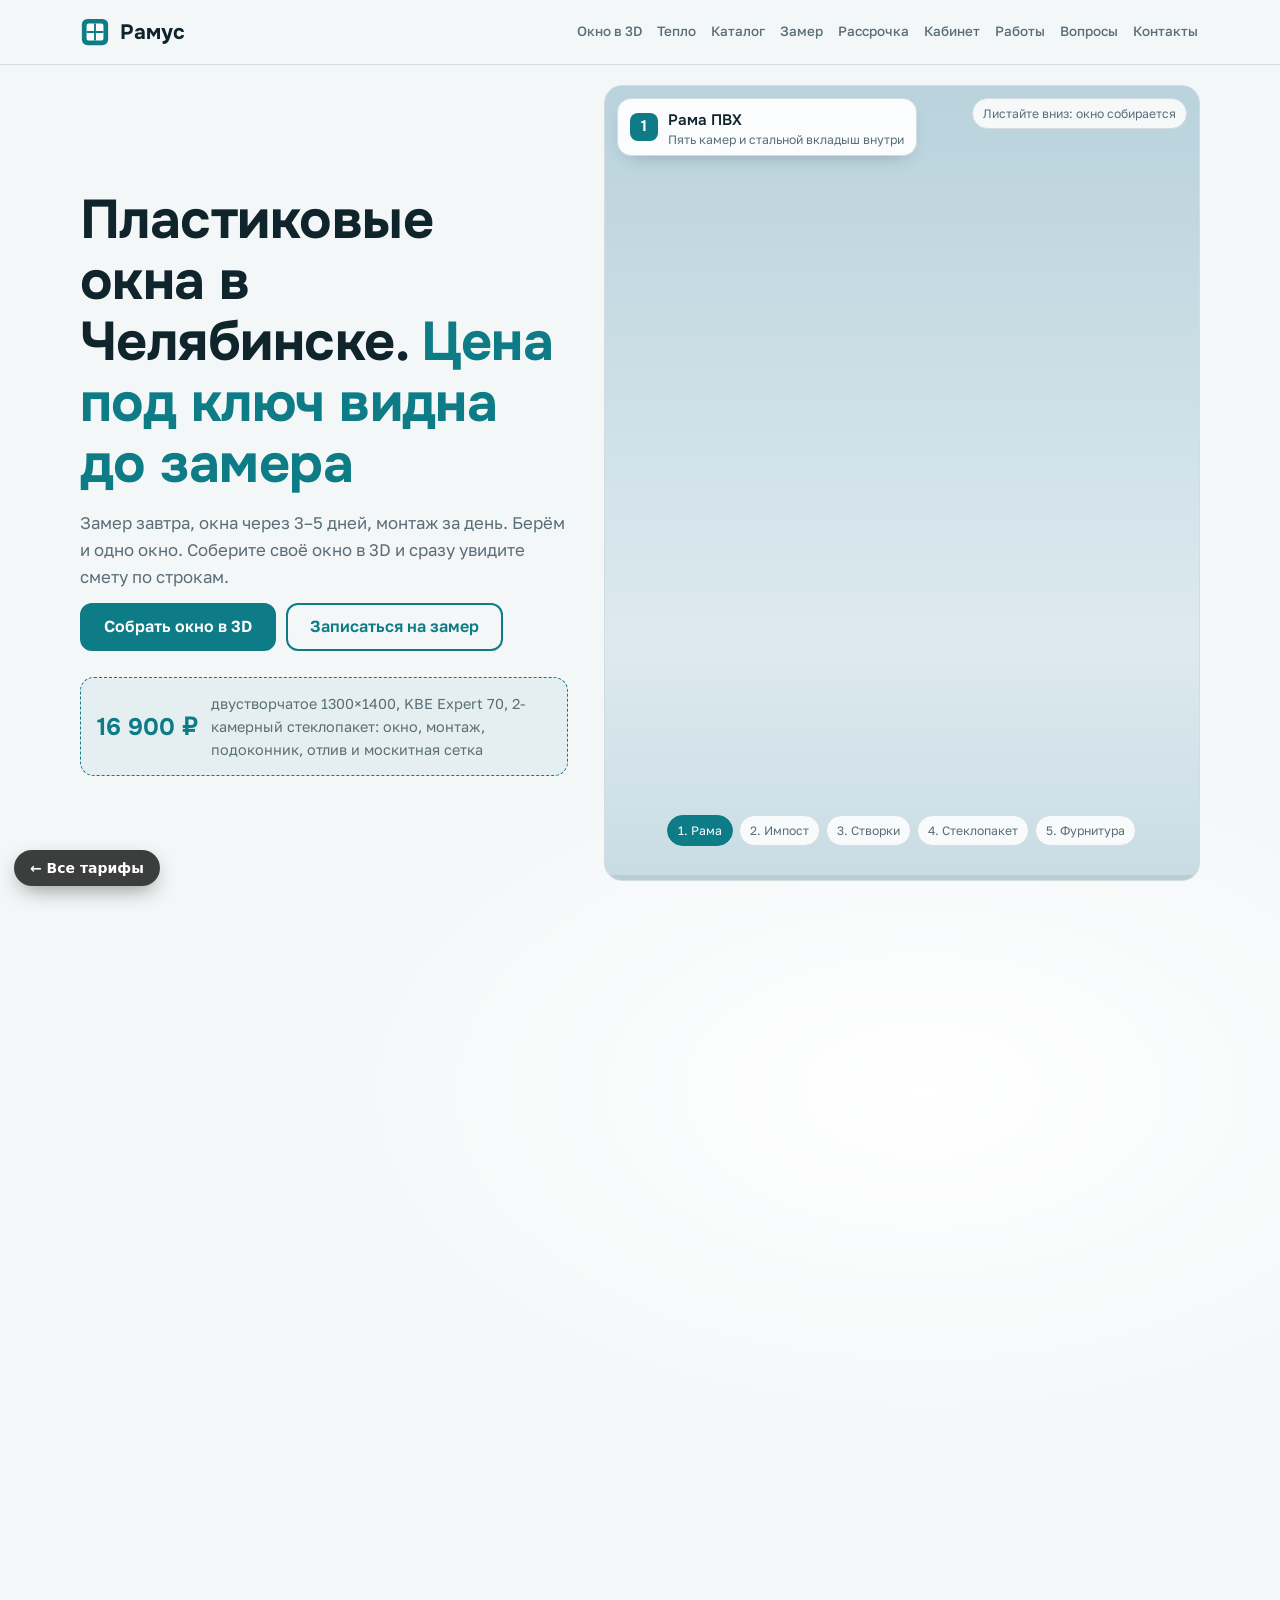
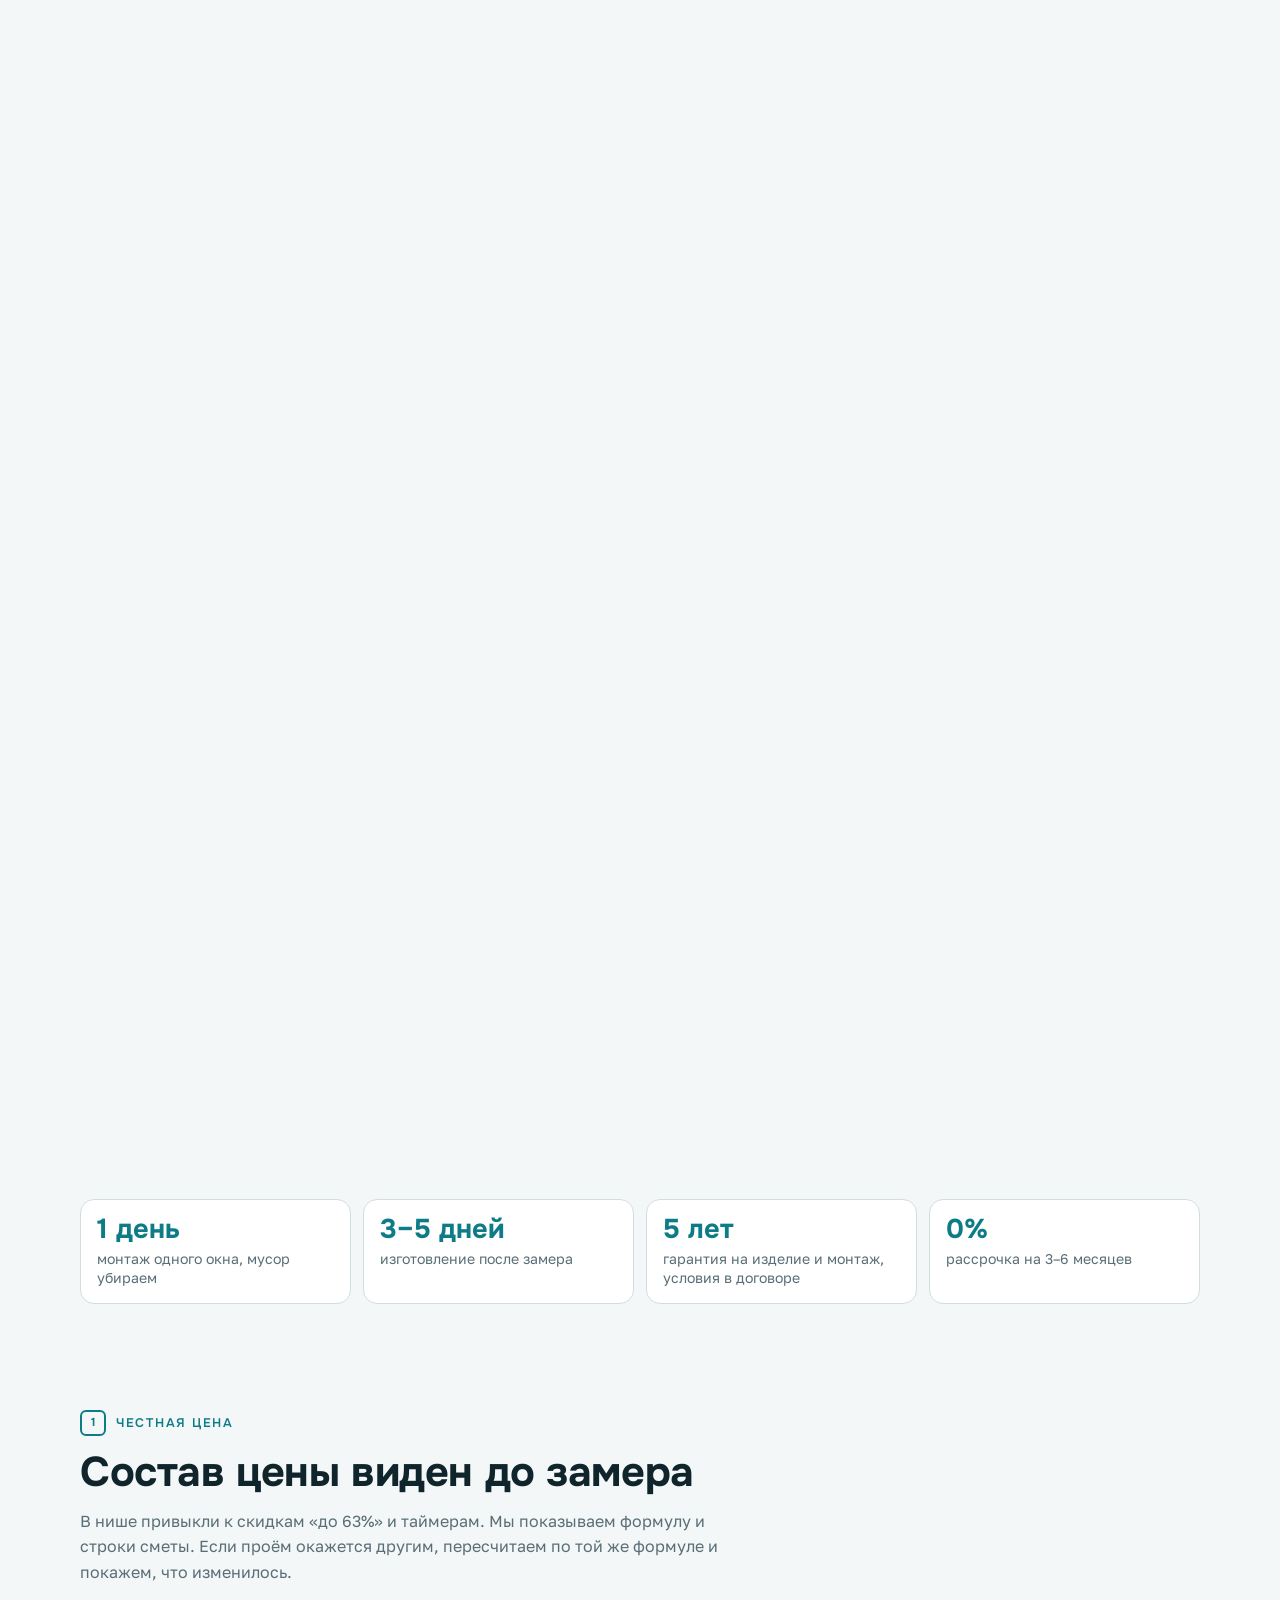
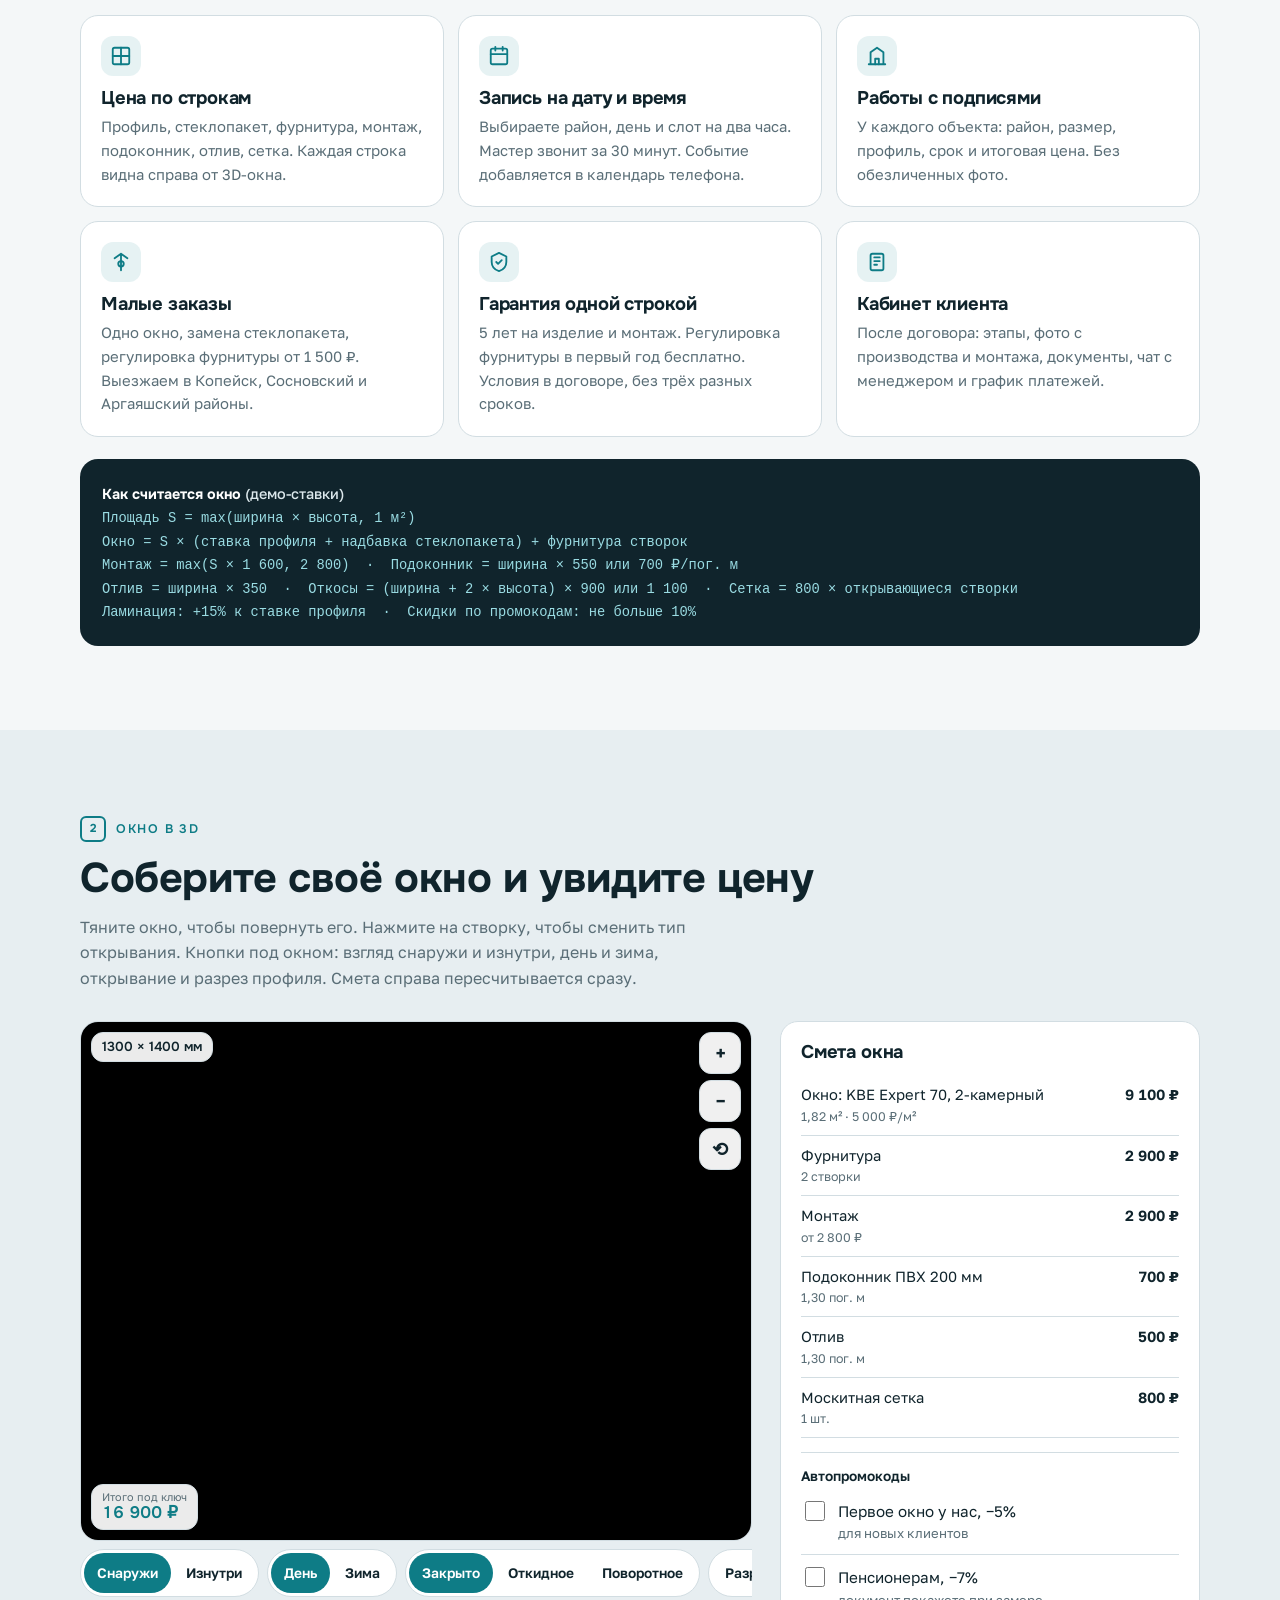
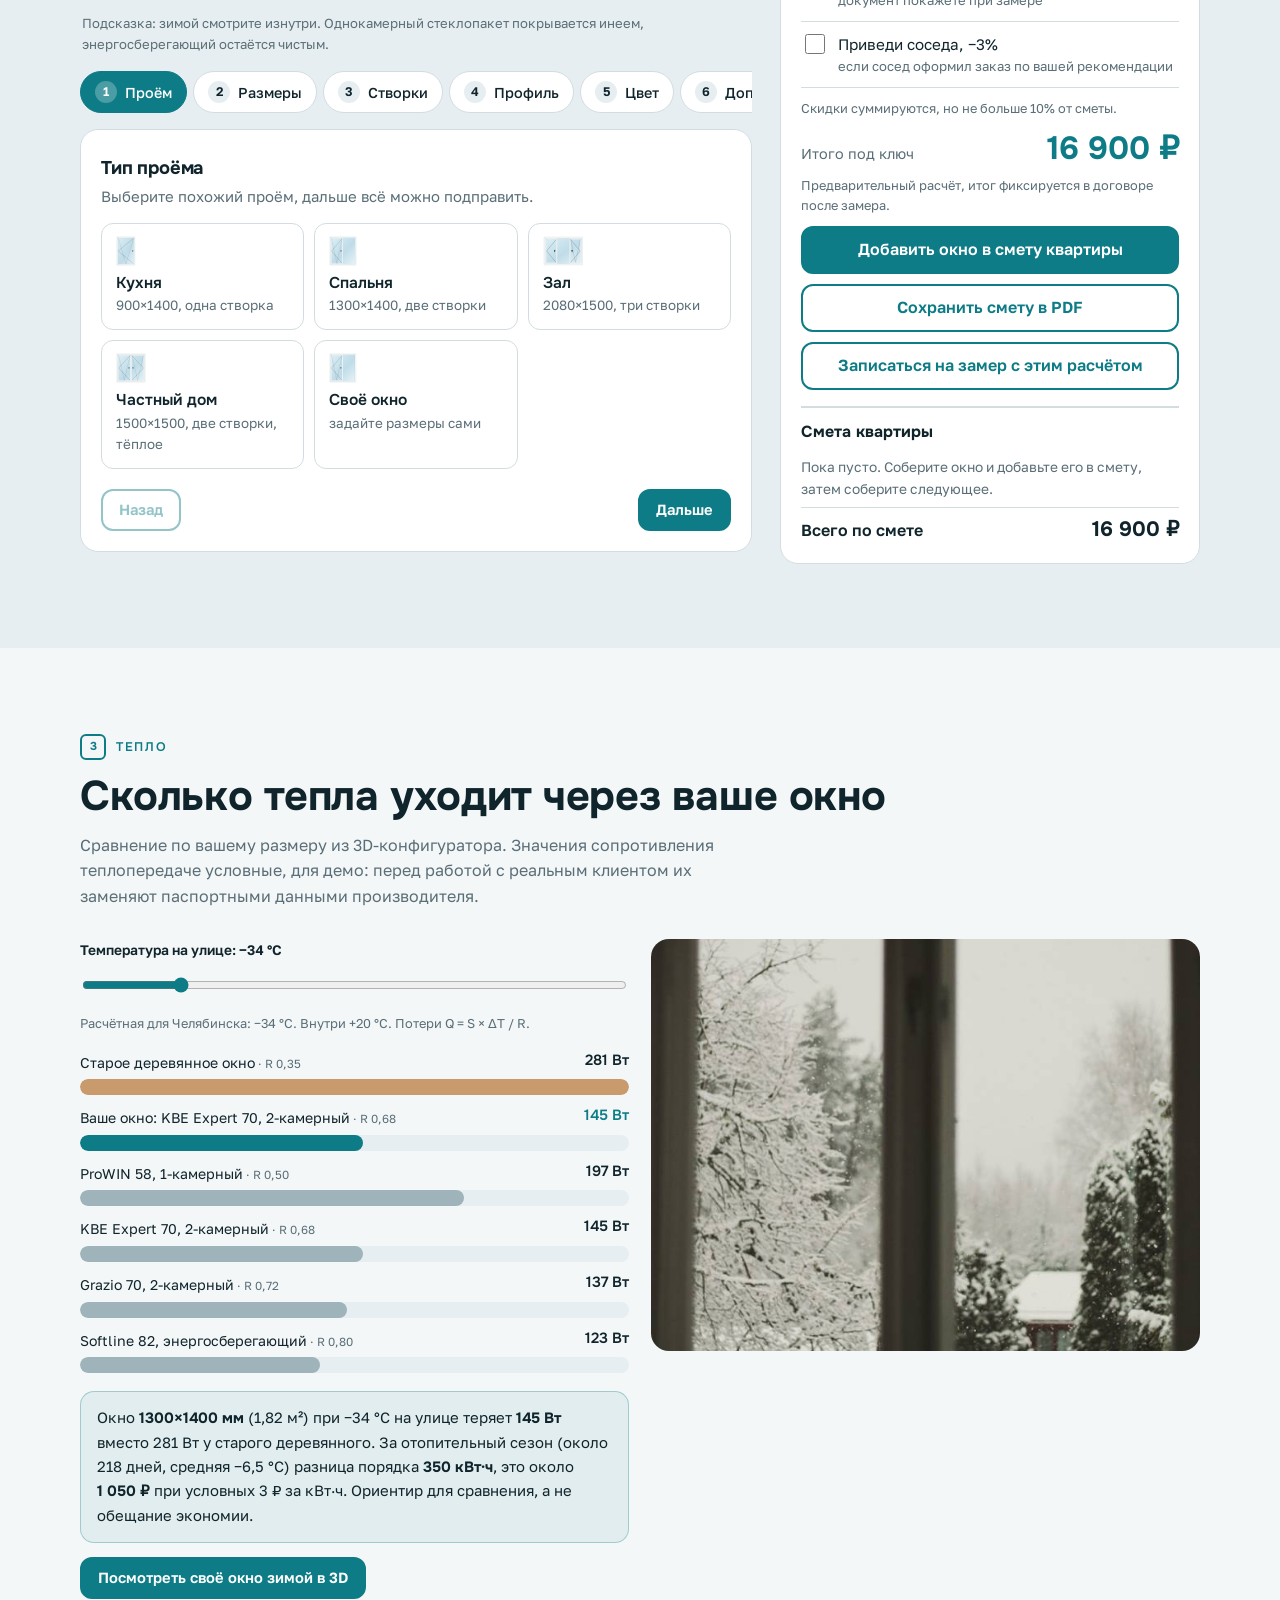
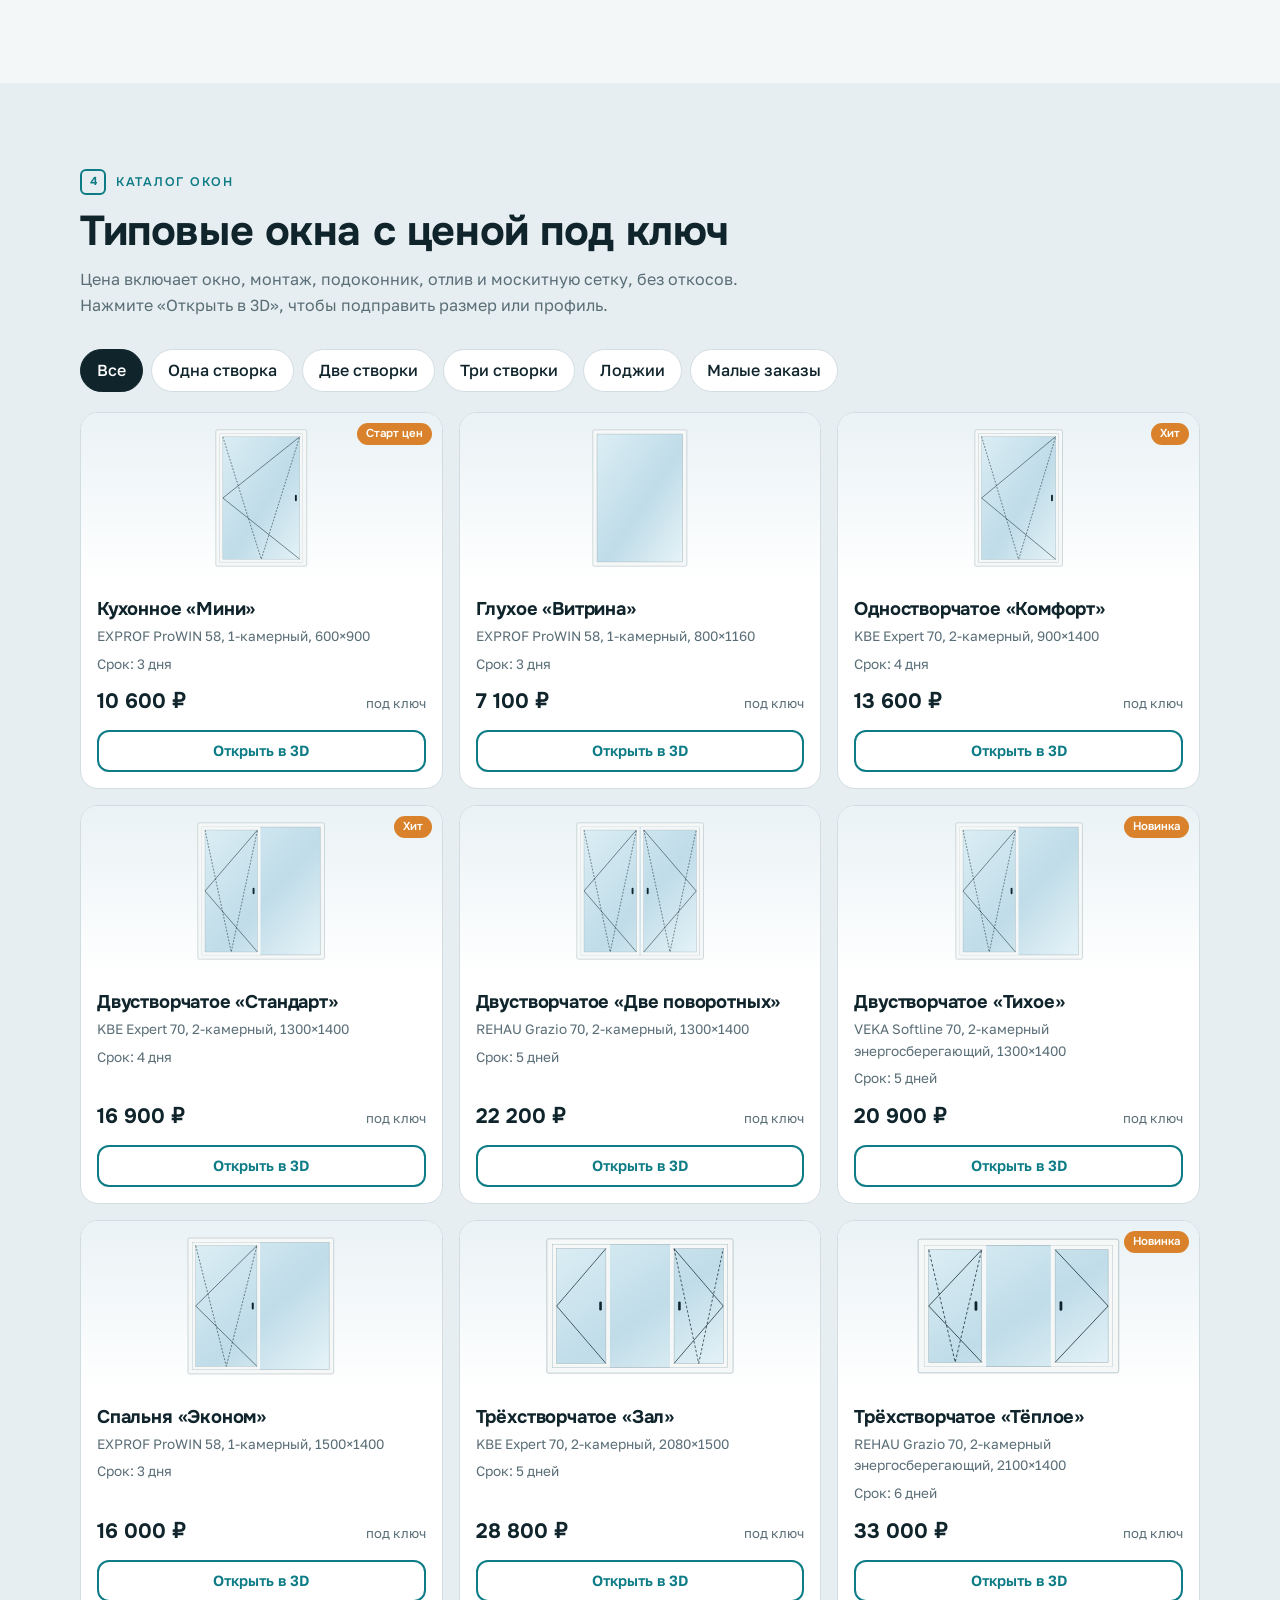
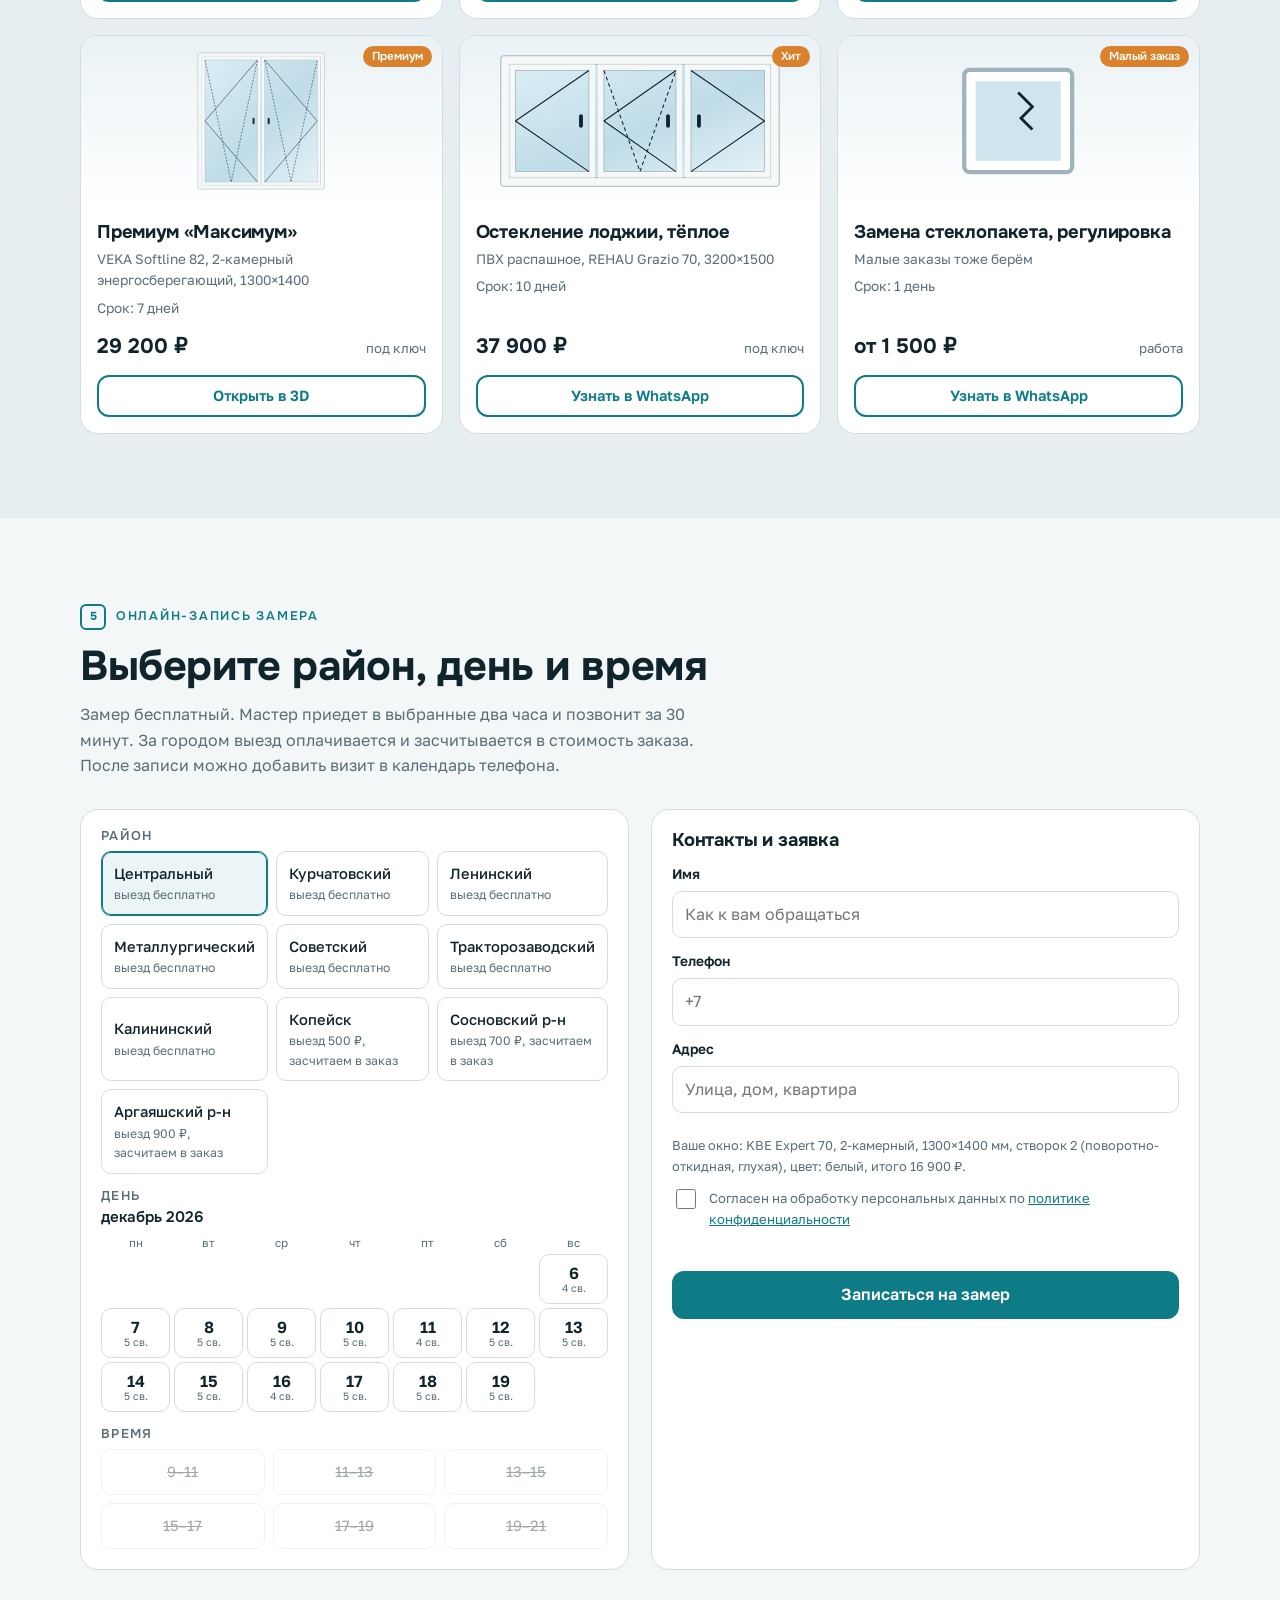
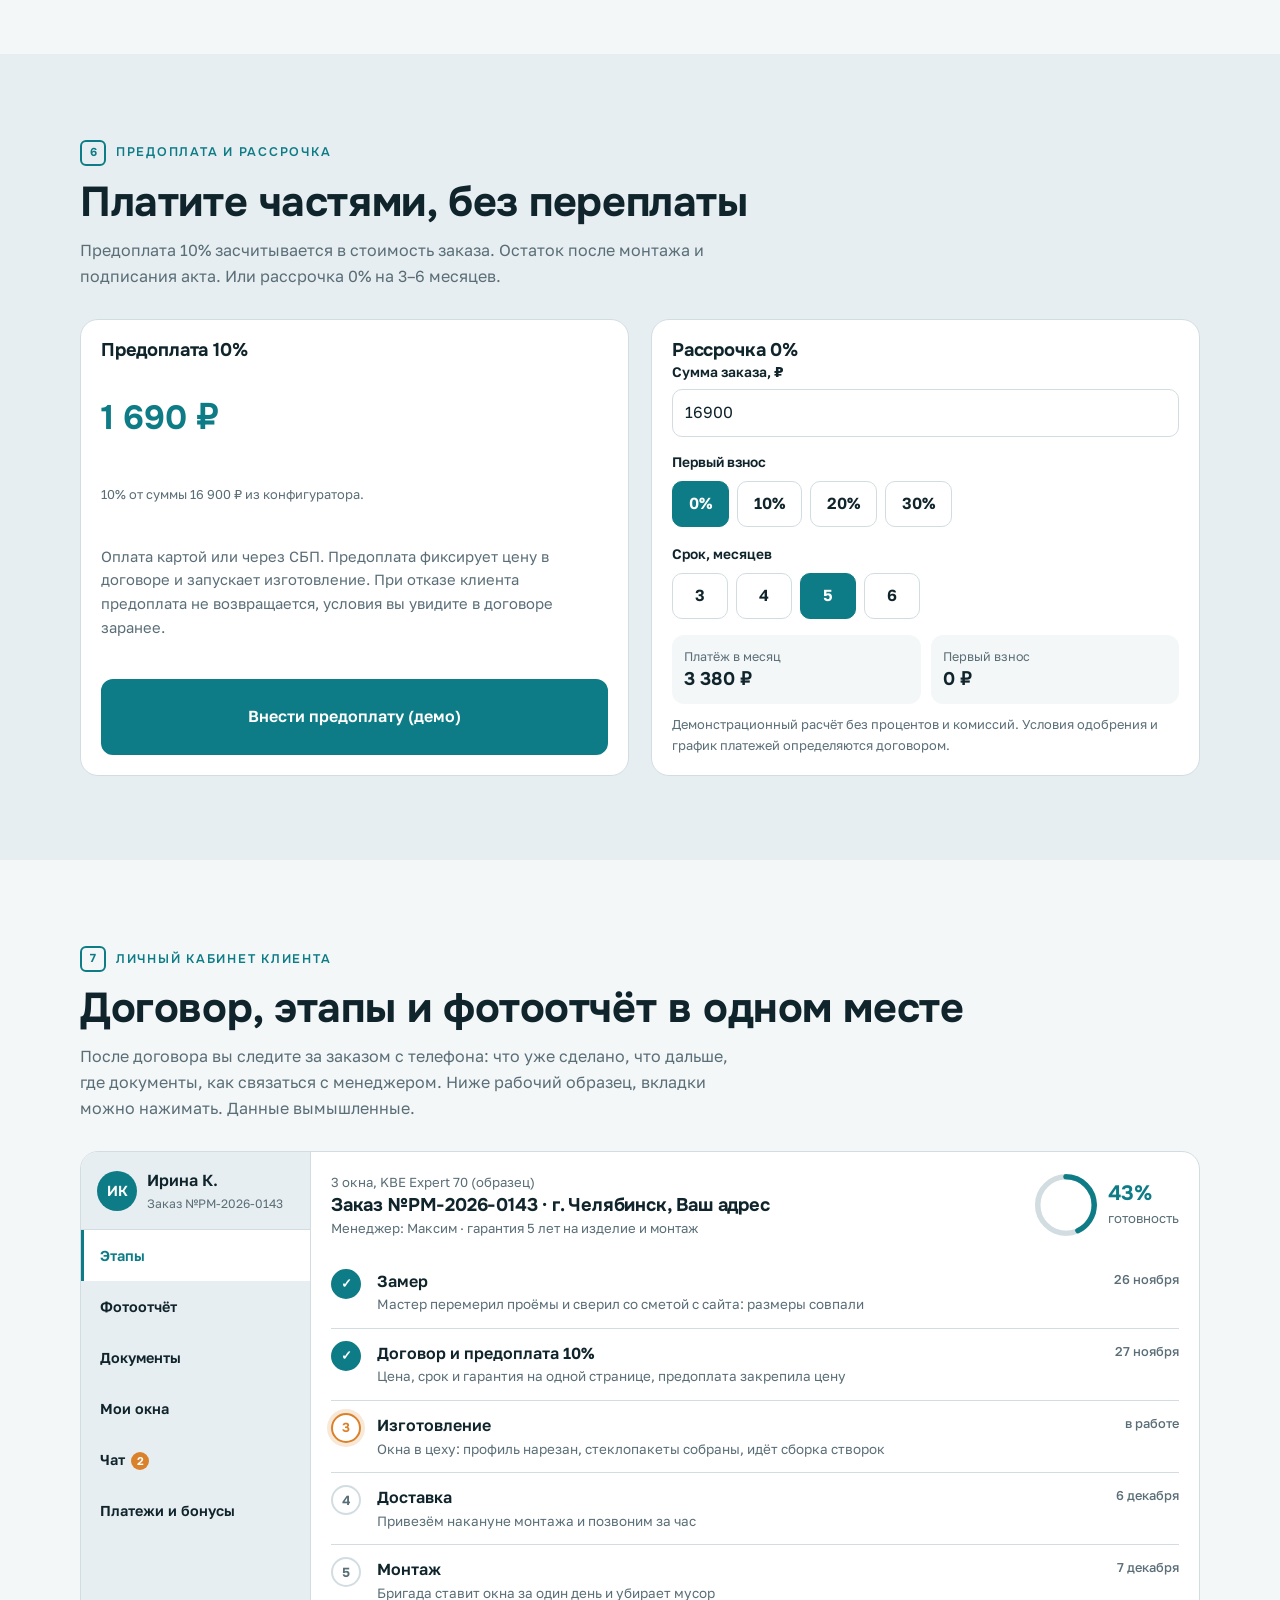
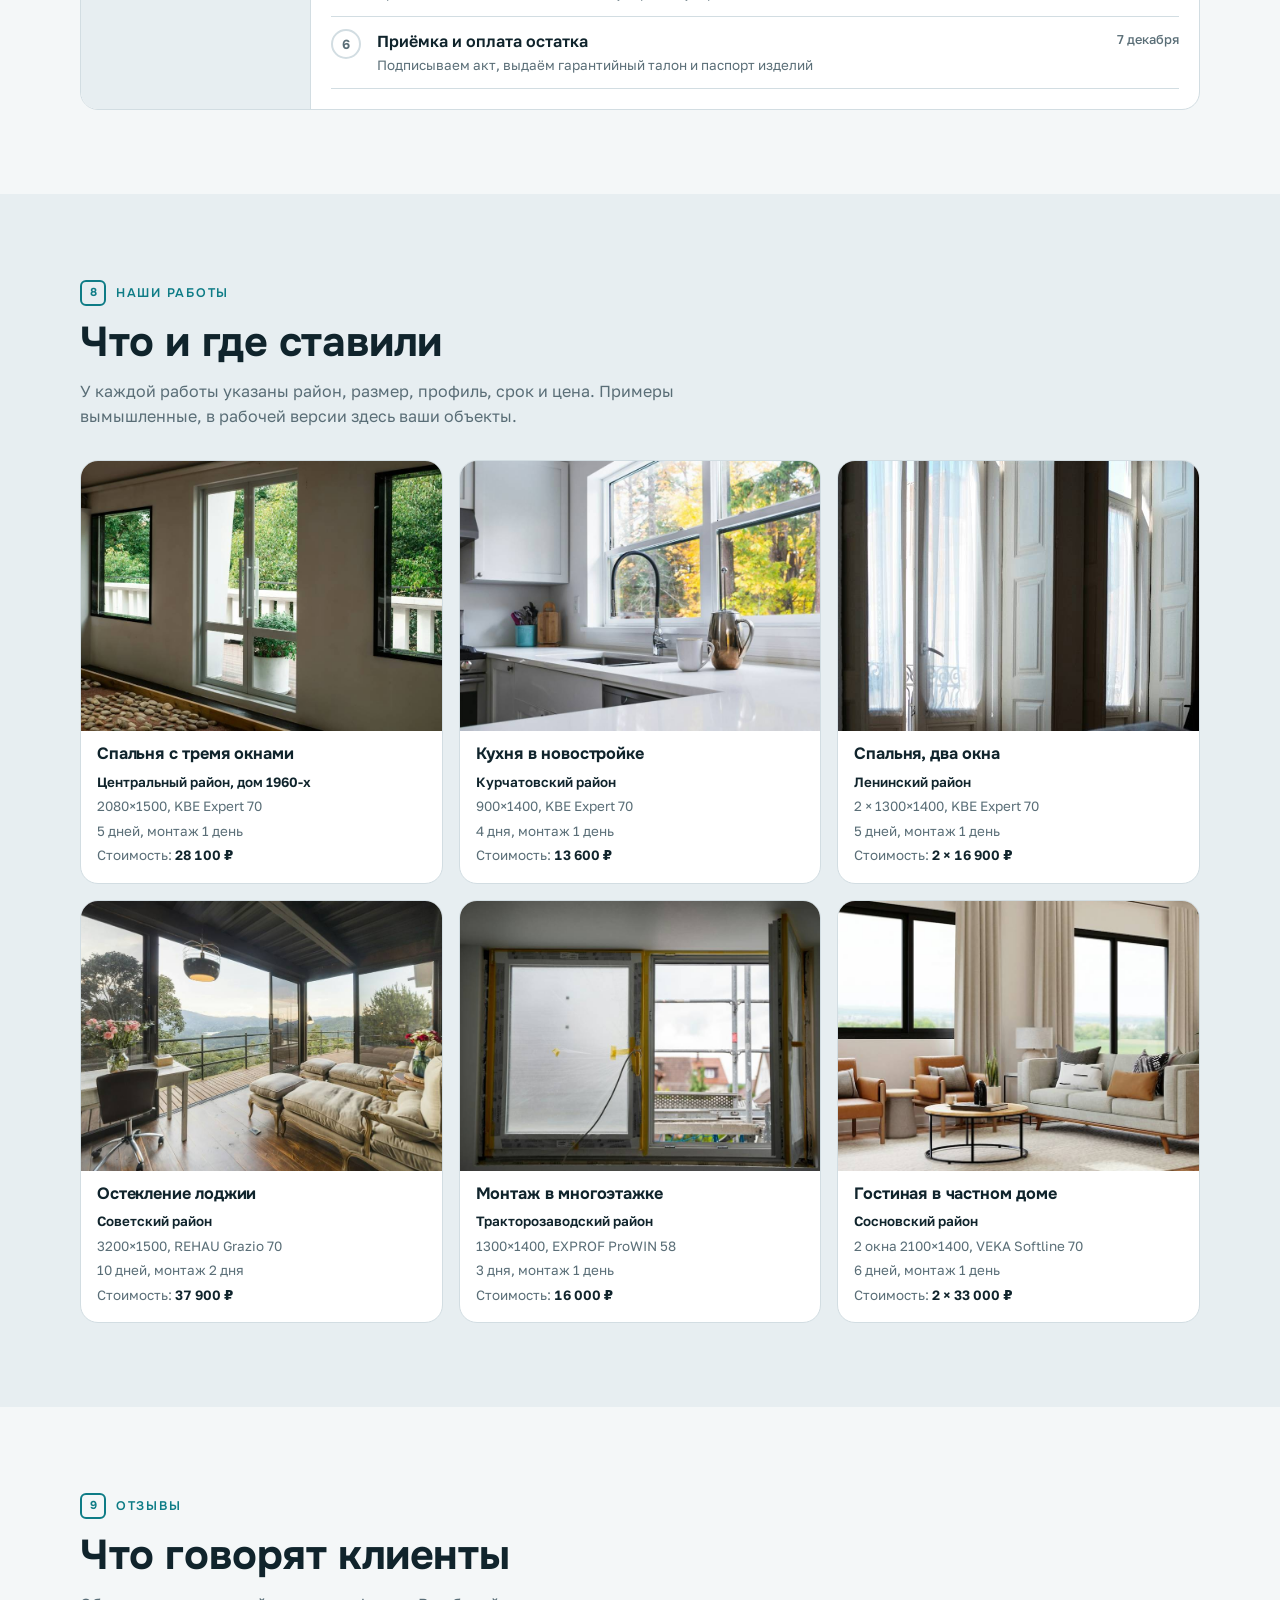
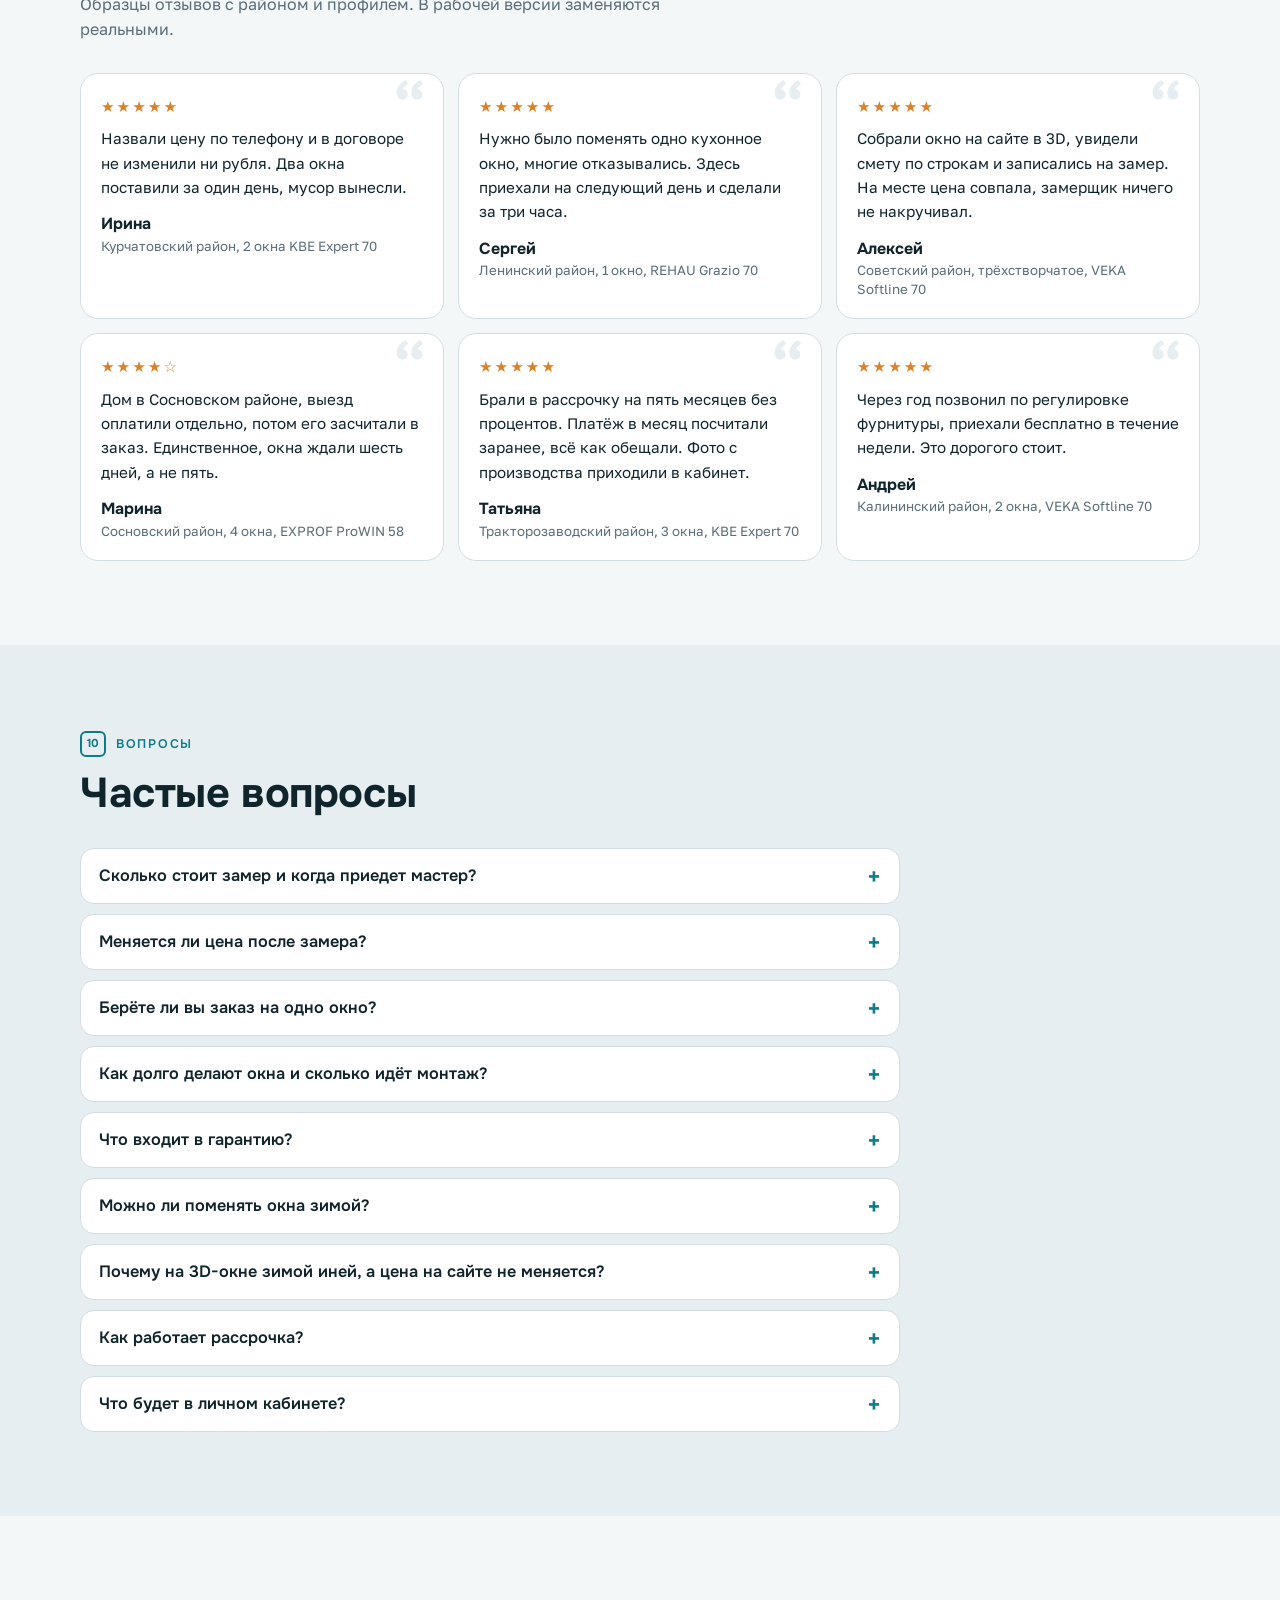
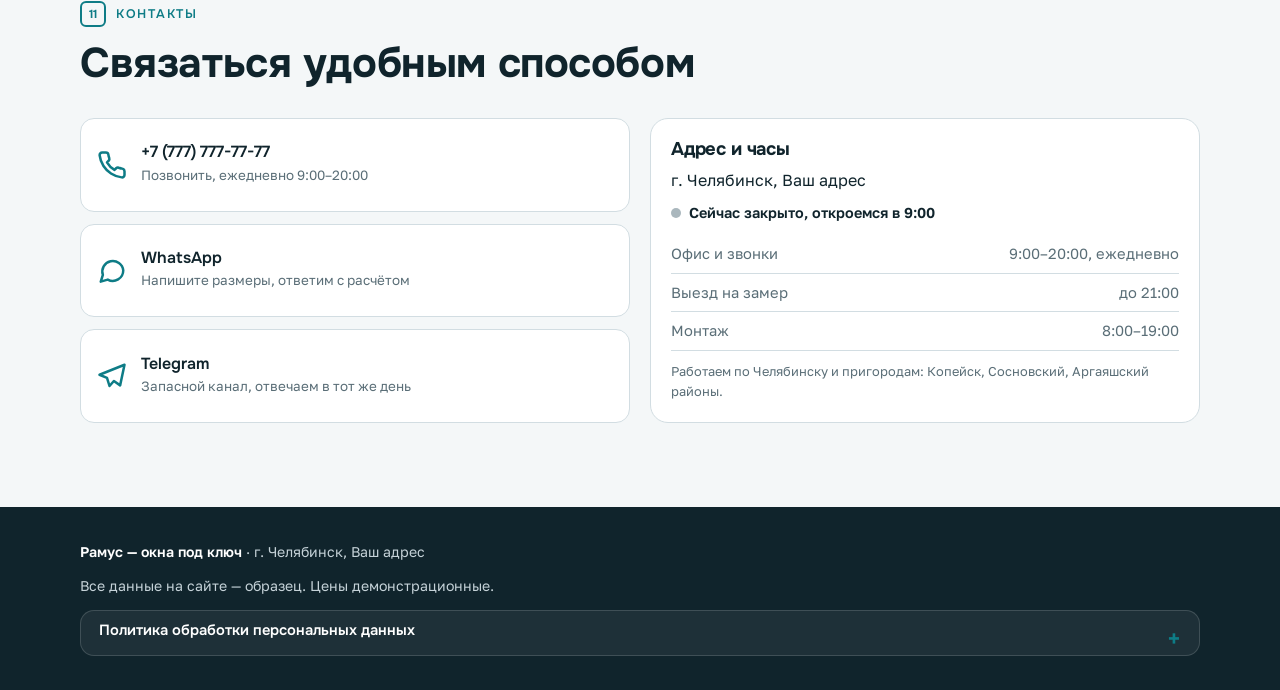
<file: 5-premium-plus/index.html>
<!DOCTYPE html>
<html lang="ru">
<head>
<meta charset="UTF-8">
<meta name="viewport" content="width=device-width, initial-scale=1">
<meta name="robots" content="noindex, nofollow">
<title>Рамус — окна ПВХ в Челябинске, 3D-конфигуратор</title>
<meta name="description" content="Соберите своё окно в 3D, увидите смету по строкам и теплопотери, запишитесь на замер онлайн. Окна ПВХ под ключ в Челябинске: замер завтра, монтаж за день.">
<meta property="og:title" content="Рамус — окна ПВХ под ключ в Челябинске">
<meta property="og:description" content="3D-окно, которое собираете сами: цена под ключ по строкам, онлайн-запись замера, личный кабинет.">
<link href="fonts/fonts.css" rel="stylesheet">
<!-- Яндекс Метрика: вставьте сюда код счётчика клиента -->
<style>
:root{--bg:#F4F7F8;--bg2:#E7EEF1;--card:#FFFFFF;--ink:#10242C;--mute:#5A6E77;--acc:#0E7C86;--acc-ink:#FFFFFF;--line:#D2DDE2;--warm:#D9822B;--r:18px;--hh:64px}
*{box-sizing:border-box}
html{scroll-behavior:smooth;scroll-padding-top:76px}
body{margin:0;background:var(--bg);color:var(--ink);font:16px/1.6 "Golos Text",system-ui,sans-serif;overflow-x:hidden}
img,svg{max-width:100%}
a{color:inherit}button,input,select,textarea{font:inherit;color:inherit}button{cursor:pointer}
h1,h2,h3,.ond{font-family:Onest,"Golos Text",system-ui,sans-serif;font-weight:700;line-height:1.12;margin:0;letter-spacing:-.01em}
h1{font-size:clamp(1.7rem,6.2vw,3.5rem)}
h2{font-size:clamp(1.65rem,4.2vw,2.6rem)}
h3{font-size:1.15rem}
p{margin:0}
.num{font-variant-numeric:tabular-nums}
.wr{max-width:1160px;margin:0 auto;padding:0 20px}
.sec{padding:56px 0}
.sec.alt{background:var(--bg2)}
.kick{display:inline-flex;align-items:center;gap:10px;font:600 .78rem/1 Onest,sans-serif;letter-spacing:.14em;text-transform:uppercase;color:var(--acc);margin-bottom:14px}
.kick b{display:inline-grid;place-items:center;width:26px;height:26px;border:2px solid var(--acc);border-radius:6px;font-size:.72rem;letter-spacing:0}
.lead{color:var(--mute);max-width:660px;margin-top:12px}
.sh{margin-bottom:30px}
.btn{display:inline-flex;align-items:center;justify-content:center;gap:8px;min-height:48px;padding:12px 22px;border-radius:12px;border:2px solid var(--acc);background:var(--acc);color:var(--acc-ink);font:600 1rem/1.2 "Golos Text",sans-serif;text-decoration:none;transition:transform .2s,box-shadow .2s,background .2s}
.btn:hover{transform:translateY(-1px);box-shadow:0 10px 22px -10px rgba(14,124,134,.7)}
.btn.line{background:transparent;color:var(--acc)}
.btn.line:hover{background:var(--acc);color:var(--acc-ink)}
.btn.sm{min-height:42px;padding:8px 16px;font-size:.92rem}
.btn:disabled{opacity:.45;cursor:not-allowed;transform:none;box-shadow:none}
:focus-visible{outline:3px solid var(--warm);outline-offset:2px}
.sr{position:absolute;width:1px;height:1px;overflow:hidden;clip:rect(0 0 0 0);white-space:nowrap}
/* шапка */
.hd{position:sticky;top:0;z-index:40;background:rgba(244,247,248,.94);backdrop-filter:blur(10px);-webkit-backdrop-filter:blur(10px);border-bottom:1px solid var(--line)}
.hd .wr{display:flex;align-items:center;justify-content:space-between;gap:14px;height:var(--hh)}
.logo{display:flex;align-items:center;gap:10px;text-decoration:none;font:700 1.3rem/1 Onest,sans-serif}
.logo svg{width:30px;height:30px;flex:none}
.hd nav{display:none}
.hd nav a{text-decoration:none;color:var(--mute);font-size:.9rem;font-weight:500;padding:6px 2px;white-space:nowrap}
.hd nav a:hover{color:var(--acc)}
.hd .tel{display:none;text-decoration:none;font:700 1rem/1 Onest,sans-serif;white-space:nowrap}
.burger{width:44px;height:44px;border:1px solid var(--line);background:var(--card);border-radius:10px;display:grid;place-items:center;padding:0}
.burger i{display:block;width:20px;height:2px;background:var(--ink);box-shadow:0 6px 0 var(--ink),0 -6px 0 var(--ink)}
.hd.open nav{display:flex;flex-direction:column;position:absolute;top:var(--hh);left:0;right:0;background:var(--card);border-bottom:1px solid var(--line);padding:10px 20px 18px;max-height:calc(100svh - var(--hh));overflow:auto}
.hd.open nav a{padding:12px 0;border-bottom:1px solid var(--line);font-size:1.05rem}
/* первый экран: окно собирается при прокрутке */
.asm{position:relative;height:300vh;height:300svh;background:radial-gradient(900px 520px at 72% 38%,#fff 0,rgba(255,255,255,0) 70%),var(--bg)}
.asm-in{position:sticky;top:var(--hh);height:calc(100vh - var(--hh));height:calc(100svh - var(--hh));min-height:520px;overflow:hidden}
.asm-g{display:grid;grid-template-rows:auto minmax(0,1fr);gap:8px;height:100%;padding-top:14px;padding-bottom:12px}
.asm-t .tag,.asm-t .sub,.asm-t .anchor{display:none}
.asm h1{font-size:clamp(1.5rem,6.6vw,3.4rem)}
.asm h1 em{font-style:normal;color:var(--acc)}
.asm .cta{display:flex;flex-wrap:wrap;gap:10px;margin-top:12px}
.asm .cta .btn{flex:1 1 150px;min-height:44px;padding:8px 14px;font-size:.95rem}
.asm-v{position:relative;min-height:0;border-radius:var(--r);overflow:hidden;background:linear-gradient(180deg,#B9D2DC,#DDEAEF 70%,#C9DCE3);border:1px solid var(--line)}
.asm-v canvas{position:absolute;inset:0;width:100%;height:100%;display:block;touch-action:pan-y}
.hfb{position:absolute;inset:0;display:none;place-items:center;padding:16px}
.hfb svg{max-height:100%;width:auto;max-width:100%}
.no3d .hfb{display:grid}
.asm-cap{position:absolute;left:12px;top:12px;display:flex;align-items:center;gap:10px;background:rgba(255,255,255,.92);border:1px solid var(--line);border-radius:14px;padding:8px 12px;box-shadow:0 8px 20px -12px rgba(16,36,44,.4)}
.asm-cap b{display:grid;place-items:center;width:28px;height:28px;border-radius:8px;background:var(--acc);color:#fff;font:700 .95rem/1 Onest,sans-serif}
.asm-cap span{font:600 .95rem/1.2 Onest,sans-serif}
.asm-cap small{display:block;font:400 .76rem/1.2 "Golos Text",sans-serif;color:var(--mute)}
.asm-steps{list-style:none;margin:0;padding:0;position:absolute;left:12px;right:12px;bottom:34px;display:flex;gap:6px;justify-content:center;flex-wrap:wrap}
.asm-steps li{padding:5px 10px;border-radius:99px;background:rgba(255,255,255,.85);border:1px solid var(--line);font-size:.76rem;color:var(--mute);transition:background .25s,color .25s}
.asm-steps li.on{background:var(--acc);border-color:var(--acc);color:#fff}
.asm-steps li.done{color:var(--ink)}
.asm-bar{position:absolute;left:0;right:0;bottom:0;height:5px;background:rgba(16,36,44,.08)}
.asm-bar i{display:block;height:100%;width:0;background:var(--acc)}
.asm-hint{position:absolute;right:12px;top:12px;font-size:.76rem;color:var(--mute);background:rgba(255,255,255,.85);border-radius:99px;padding:5px 10px;border:1px solid var(--line)}@media(max-width:640px){.asm-hint{display:none}}
.no3d .asm-hint,.no3d .asm-steps,.no3d .asm-bar,.no3d .asm-cap{display:none}
.asm.no3d,.asm.st{height:auto}
.asm.st .asm-in{position:static;height:auto;min-height:0}.asm.st .asm-v{height:380px}.asm.st .asm-hint{display:none}
.asm.no3d .asm-in{position:static;height:auto;min-height:0}
.asm.no3d .asm-v{height:340px}
.hero-tag{display:inline-flex;gap:8px;align-items:center;background:var(--card);border:1px solid var(--line);border-radius:99px;padding:7px 14px;font-size:.86rem;color:var(--mute);margin-bottom:18px}
.hero-tag i{width:8px;height:8px;border-radius:50%;background:#2E9E5B}
.anchor{align-items:center;gap:14px;margin-top:26px;padding:14px 16px;border:1px dashed var(--acc);border-radius:14px;background:rgba(14,124,134,.06);max-width:520px}
.anchor strong{font:700 1.5rem/1 Onest,sans-serif;color:var(--acc);white-space:nowrap}
.anchor span{font-size:.9rem;color:var(--mute)}
.facts{display:grid;grid-template-columns:repeat(2,1fr);gap:12px}
.fact{background:var(--card);border:1px solid var(--line);border-radius:14px;padding:16px}
.fact b{display:block;font:700 1.7rem/1 Onest,sans-serif;color:var(--acc);margin-bottom:6px}
.fact span{font-size:.88rem;color:var(--mute);line-height:1.35;display:block}
/* честная цена */
.hon{display:grid;gap:14px}
.hc{background:var(--card);border:1px solid var(--line);border-radius:var(--r);padding:20px}
.hc i{display:grid;place-items:center;width:40px;height:40px;border-radius:12px;background:rgba(14,124,134,.1);color:var(--acc);margin-bottom:12px}
.hc i svg{width:22px;height:22px}
.hc h3{margin-bottom:6px}.hc p{font-size:.93rem;color:var(--mute)}
.formula{margin-top:22px;background:var(--ink);color:#DCE8EC;border-radius:var(--r);padding:22px;font:500 .9rem/1.75 "Golos Text",monospace}
.formula b{color:#fff;font-family:Onest,sans-serif}
.formula code{display:block;font:500 .86rem/1.7 ui-monospace,Consolas,monospace;color:#9ADCE3;white-space:pre-wrap;word-break:break-word}
/* 3D конфигуратор */
.cfg{display:grid;gap:22px}
.cfgL{min-width:0}
.card{background:var(--card);border:1px solid var(--line);border-radius:var(--r);padding:20px}
.stagewrap{position:sticky;top:var(--hh);z-index:6;background:var(--bg2);padding:8px 0 6px;margin-bottom:6px}
.stage{position:relative;height:clamp(250px,38vh,420px);height:clamp(250px,38svh,420px);background:linear-gradient(180deg,#D9E8F0,#F2F7F9);border:1px solid var(--line);border-radius:var(--r);overflow:hidden}
.stage canvas{position:absolute;inset:0;width:100%;height:100%;display:block;touch-action:pan-y;cursor:grab;outline-offset:-3px}
.stage canvas:active{cursor:grabbing}
.fb{position:absolute;inset:0;display:none;place-items:center;padding:12px;background:linear-gradient(180deg,#EAF2F5,#fff)}
.fb svg{max-width:100%;max-height:100%;width:auto;height:100%}
.nogl .fb{display:grid}.nogl canvas{display:none}
.nogl .gl-only{display:none!important}
.hudp,.hudt{position:absolute;z-index:3;background:rgba(255,255,255,.92);border:1px solid var(--line);border-radius:12px;padding:6px 10px;font:600 .82rem/1.2 Onest,sans-serif;pointer-events:none}
.hudp{left:10px;top:10px}
.hudt{left:10px;bottom:10px;font-size:1.05rem;color:var(--acc)}
.hudt small{display:block;font:400 .68rem/1.1 "Golos Text",sans-serif;color:var(--mute)}
.zoom{position:absolute;right:10px;top:10px;z-index:3;display:flex;flex-direction:column;gap:6px}
.zoom button{width:42px;height:42px;border-radius:12px;border:1px solid var(--line);background:rgba(255,255,255,.94);font:700 1.2rem/1 Onest,sans-serif;display:grid;place-items:center;padding:0}
.zoom button:hover{border-color:var(--acc);color:var(--acc)}
.pins{position:absolute;inset:0;pointer-events:none;z-index:2}
.pin{position:absolute;left:0;top:0;opacity:0;transition:opacity .3s;display:flex;align-items:center;gap:6px;will-change:transform}
.pin.on{opacity:1}
.pin i{width:12px;height:12px;border-radius:50%;background:var(--warm);border:2px solid #fff;box-shadow:0 0 0 2px var(--warm);flex:none}
.pin span{background:#fff;border:1px solid var(--line);border-radius:10px;padding:4px 8px;font-size:.74rem;line-height:1.25;max-width:150px;box-shadow:0 6px 16px -8px rgba(16,36,44,.5)}
.pin.r{flex-direction:row-reverse}
.toast{position:absolute;left:50%;bottom:12px;transform:translate(-50%,20px);background:var(--ink);color:#fff;border-radius:12px;padding:8px 14px;font-size:.84rem;opacity:0;transition:opacity .25s,transform .25s;pointer-events:none;z-index:4;max-width:90%;text-align:center}
.toast.on{opacity:1;transform:translate(-50%,0)}
.loadmsg{position:absolute;inset:0;display:grid;place-items:center;color:var(--mute);font-size:.9rem;z-index:1;pointer-events:none}
.loadmsg.off{display:none}
.chips{display:flex;gap:8px;overflow-x:auto;padding:8px 0 4px;scrollbar-width:none;-webkit-overflow-scrolling:touch}
.chips::-webkit-scrollbar{display:none}
.cg{display:flex;gap:2px;flex:none;border:1px solid var(--line);background:#fff;border-radius:99px;padding:3px}
.cg button{min-height:40px;padding:6px 13px;border:0;border-radius:99px;background:transparent;font-weight:600;font-size:.86rem;white-space:nowrap}
.cg button[aria-pressed=true]{background:var(--acc);color:#fff}
.cg button:disabled{opacity:.4;cursor:not-allowed}
.sechint{font-size:.82rem;color:var(--mute);margin:4px 2px 12px}
.secinfo{display:none;margin:0 0 16px;background:var(--card);border:1px solid var(--line);border-radius:var(--r);padding:16px 18px}
.secinfo.on{display:block}
.secinfo h3{margin-bottom:8px}
.secinfo ul{margin:0;padding:0;list-style:none;display:grid;gap:6px;font-size:.9rem;color:var(--mute)}
.secinfo ul b{color:var(--ink)}
.secinfo .secsvg{max-width:340px;margin:10px 0 0}
.secinfo .btn{margin-top:12px}
.steps{display:flex;gap:6px;overflow-x:auto;padding:4px 0 10px;margin:12px 0 6px;scrollbar-width:thin}
.steps button{flex:none;display:flex;align-items:center;gap:8px;padding:8px 14px;border:1px solid var(--line);border-radius:99px;background:var(--card);font-weight:500;font-size:.9rem;white-space:nowrap;min-height:42px}
.steps button b{display:grid;place-items:center;width:22px;height:22px;border-radius:50%;background:var(--bg2);font-size:.78rem}
.steps button[aria-current=step]{background:var(--acc);border-color:var(--acc);color:var(--acc-ink)}
.steps button[aria-current=step] b{background:rgba(255,255,255,.25)}
.pane{display:none;padding-top:8px}.pane.on{display:block;animation:fi .3s}
@keyframes fi{from{opacity:0;transform:translateY(6px)}to{opacity:1;transform:none}}
.pane h3{margin-bottom:6px}.pane>p{color:var(--mute);font-size:.93rem;margin-bottom:14px}
.opts{display:grid;gap:10px;grid-template-columns:1fr}
.opt{display:flex;flex-direction:column;gap:2px;text-align:left;padding:12px 14px;border:1.5px solid var(--line);background:var(--card);border-radius:12px;min-height:56px;transition:border-color .2s,background .2s}
.opt b{font:600 .98rem/1.25 Onest,sans-serif}.opt span{font-size:.84rem;color:var(--mute)}
.opt .mi{display:block;height:30px;margin-bottom:6px}.opt .mi svg{height:100%;width:auto;max-width:none}
.opt:hover{border-color:var(--acc)}
.opt[aria-pressed=true]{border-color:var(--acc);background:rgba(14,124,134,.08);box-shadow:inset 0 0 0 1px var(--acc)}
.row2{display:grid;gap:16px}
.fld label,.lab{display:block;font-size:.86rem;font-weight:600;margin-bottom:6px}
.fld .val{display:flex;gap:10px;align-items:center}
.fld input[type=number],.inp{width:100%;min-height:46px;padding:10px 12px;border:1.5px solid var(--line);border-radius:10px;background:#fff}
.fld input[type=number]{max-width:120px}
.fld input[type=range]{flex:1;accent-color:var(--acc);min-height:32px}
.seg{display:flex;gap:8px;flex-wrap:wrap}
.seg button{min-width:56px;min-height:46px;padding:8px 16px;border:1.5px solid var(--line);background:#fff;border-radius:10px;font-weight:600}
.seg button[aria-pressed=true]{background:var(--acc);border-color:var(--acc);color:var(--acc-ink)}
.sel{width:100%;min-height:46px;padding:10px 12px;border:1.5px solid var(--line);border-radius:10px;background:#fff}
.sashsel{display:grid;gap:10px}
.sw{display:flex;gap:10px;flex-wrap:wrap}
.swb{display:flex;align-items:center;gap:10px;padding:10px 14px;border:1.5px solid var(--line);border-radius:12px;background:#fff;min-height:52px;text-align:left}
.swb i{width:26px;height:26px;border-radius:50%;border:1px solid rgba(0,0,0,.2)}
.swb[aria-pressed=true]{border-color:var(--acc);box-shadow:inset 0 0 0 1px var(--acc);background:rgba(14,124,134,.08)}
.chk{display:flex;gap:10px;align-items:flex-start;padding:10px 0;font-size:.95rem;border-bottom:1px solid var(--line)}
.chk input{width:20px;height:20px;margin-top:2px;accent-color:var(--acc);flex:none}
.chk small{display:block;color:var(--mute);font-size:.82rem}
.nav2{display:flex;justify-content:space-between;gap:10px;margin-top:20px}
.sum{align-self:start}
.sum h3{margin-bottom:12px}
.lines{list-style:none;margin:0;padding:0;font-size:.92rem}
.lines li{display:flex;justify-content:space-between;gap:12px;padding:8px 0;border-bottom:1px solid var(--line)}
.lines li span:first-child small{display:block;color:var(--mute);font-size:.78rem}
.lines li span:last-child{font-weight:600;white-space:nowrap}
.lines li.disc span:last-child{color:#2E8A4F}
.total{display:flex;justify-content:space-between;align-items:baseline;gap:10px;margin-top:14px}
.total span{font-size:.9rem;color:var(--mute)}
.total b{font:700 2rem/1 Onest,sans-serif;color:var(--acc)}
.note{font-size:.8rem;color:var(--mute);margin-top:10px}
.promos{margin-top:14px;padding-top:12px;border-top:1px solid var(--line)}
.promos .lab{margin-bottom:2px}
.sum .btn{width:100%;margin-top:10px}
.cart{margin-top:16px;padding-top:14px;border-top:2px solid var(--line)}
.cart h4{font:700 1rem/1.2 Onest,sans-serif;margin:0 0 8px}
.cart ul{list-style:none;margin:0;padding:0;font-size:.88rem}
.cart li{display:flex;gap:8px;align-items:center;justify-content:space-between;padding:7px 0;border-bottom:1px solid var(--line)}
.cart li small{display:block;color:var(--mute);font-size:.76rem}
.cart li button{border:1px solid var(--line);background:#fff;border-radius:8px;min-width:36px;min-height:36px;color:var(--mute)}
.cart .empty{color:var(--mute);font-size:.86rem}
.gtotal{display:flex;justify-content:space-between;align-items:baseline;margin-top:10px;font-weight:600}
.gtotal b{font:700 1.3rem/1 Onest,sans-serif}
/* тепло */
.heat{display:grid;gap:22px}
.hbars{display:grid;gap:12px}
.hb{display:grid;gap:5px}
.hb .t{display:flex;justify-content:space-between;gap:10px;font-size:.88rem}
.hb .t b{font:600 .92rem/1.2 Onest,sans-serif}
.hb .bar{height:16px;background:var(--bg2);border-radius:8px;overflow:hidden}
.hb .bar i{display:block;height:100%;width:0;border-radius:8px;background:#9FB3BB;transition:width .5s}
.hb.me .bar i{background:var(--acc)}
.hb.me .t b{color:var(--acc)}
.hb.old .bar i{background:#C99A6B}
.hnote{background:rgba(14,124,134,.08);border:1px solid rgba(14,124,134,.3);border-radius:14px;padding:14px 16px;font-size:.93rem}
.hnote b{font-family:Onest,sans-serif}
.hpic{border-radius:var(--r);overflow:hidden;aspect-ratio:4/3;background:#cfdde2}
.hpic img{width:100%;height:100%;object-fit:cover;display:block}
/* каталог */
.fil{display:flex;gap:8px;flex-wrap:wrap;margin-bottom:20px}
.fil button{padding:8px 16px;border:1.5px solid var(--line);border-radius:99px;background:#fff;font-weight:500;min-height:42px}
.fil button[aria-pressed=true]{background:var(--ink);border-color:var(--ink);color:#fff}
.cat{display:grid;gap:16px;grid-template-columns:1fr}
.ci{display:flex;flex-direction:column;background:var(--card);border:1px solid var(--line);border-radius:var(--r);overflow:hidden;transition:transform .25s,box-shadow .25s}
.ci[hidden]{display:none}
.ci:hover{transform:translateY(-3px);box-shadow:0 18px 30px -20px rgba(16,36,44,.5)}
.ci .pic{background:linear-gradient(180deg,#EAF2F5,#fff);display:grid;place-items:center;height:170px;padding:14px;position:relative}
.ci .pic svg{height:100%;width:auto;max-width:100%}
.ci .bd{padding:16px;display:flex;flex-direction:column;gap:6px;flex:1}
.ci .bd p{font-size:.85rem;color:var(--mute)}
.ci .pr{display:flex;align-items:baseline;justify-content:space-between;margin-top:auto;padding-top:10px}
.ci .pr b{font:700 1.3rem/1 Onest,sans-serif}.ci .pr span{font-size:.82rem;color:var(--mute)}
.bdg{position:absolute;right:10px;top:10px;background:var(--warm);color:#fff;font:600 .72rem/1 Onest,sans-serif;padding:5px 9px;border-radius:99px}
.ci .btn{margin-top:10px}
/* замер */
.book{display:grid;gap:22px}.book>*,.pay>*,.heat>*,.cfg>*,.ct>*{min-width:0}
.dist{display:grid;gap:8px;grid-template-columns:repeat(2,1fr)}
.dist button{padding:10px 12px;border:1.5px solid var(--line);border-radius:10px;background:#fff;text-align:left;min-height:48px;font-size:.92rem;font-weight:500}
.dist button small{display:block;color:var(--mute);font-weight:400;font-size:.76rem}
.dist button[aria-pressed=true]{border-color:var(--acc);background:rgba(14,124,134,.08);box-shadow:inset 0 0 0 1px var(--acc)}
.grp{margin:16px 0 8px;font:600 .8rem/1 Onest,sans-serif;text-transform:uppercase;letter-spacing:.1em;color:var(--mute)}
.calh,.cal{display:grid;grid-template-columns:repeat(7,1fr);gap:4px}
.calh span{text-align:center;font-size:.72rem;color:var(--mute);padding-bottom:2px}
.cal button,.cal i{min-height:50px;border-radius:10px}
.cal button{border:1.5px solid var(--line);background:#fff;line-height:1.15;padding:4px 0;font-weight:600}
.cal button small{display:block;font-weight:400;font-size:.66rem;color:var(--mute)}
.cal button[aria-pressed=true]{background:var(--acc);border-color:var(--acc);color:var(--acc-ink)}
.cal button[aria-pressed=true] small{color:#fff}
.cal button:disabled{opacity:.4;cursor:not-allowed}
.calm{font:600 .95rem/1 Onest,sans-serif;margin-bottom:8px}
.slots{display:grid;grid-template-columns:repeat(3,1fr);gap:8px}
.slots button{padding:10px 4px;border:1.5px solid var(--line);border-radius:10px;background:#fff;min-height:46px;font-size:.92rem}
.slots button:disabled{opacity:.4;text-decoration:line-through;cursor:not-allowed}
.slots button[aria-pressed=true]{background:var(--acc);border-color:var(--acc);color:var(--acc-ink)}
.frm{display:grid;gap:12px}
.cons{display:flex;gap:10px;align-items:flex-start;font-size:.82rem;color:var(--mute)}
.cons input{width:20px;height:20px;accent-color:var(--acc);flex:none;margin-top:1px}
.cons a{color:var(--acc)}
.res{display:none;padding:18px;border-radius:14px;background:rgba(46,158,91,.1);border:1px solid #2E9E5B}
.res.on{display:block}
.res h3{margin-bottom:6px}.res .cta{display:flex;gap:10px;flex-wrap:wrap;margin-top:12px}
.err{color:#B3261E;font-size:.85rem;min-height:1.2em}
/* оплата */
.pay{display:grid;gap:22px}
.pm{display:grid;gap:12px}
.big{font:700 2.1rem/1 Onest,sans-serif;color:var(--acc)}
.inst .seg{margin:8px 0 16px}
.kv{display:grid;gap:10px;grid-template-columns:1fr 1fr;margin-top:12px}
.kv div{background:var(--bg);border-radius:12px;padding:12px}
.kv small{display:block;color:var(--mute);font-size:.78rem}.kv b{font:700 1.15rem/1.3 Onest,sans-serif}
dialog{border:0;border-radius:var(--r);padding:0;width:min(440px,calc(100vw - 28px));box-shadow:0 30px 70px -20px rgba(0,0,0,.5);color:var(--ink)}
dialog::backdrop{background:rgba(16,36,44,.55)}
.dl{padding:22px;display:grid;gap:12px}
.tabs2{display:grid;grid-template-columns:1fr 1fr;gap:6px;background:var(--bg2);padding:4px;border-radius:12px}
.tabs2 button{border:0;background:transparent;border-radius:9px;min-height:42px;font-weight:600}
.tabs2 button[aria-pressed=true]{background:#fff;box-shadow:0 2px 8px rgba(0,0,0,.12)}
.demo{background:rgba(217,130,43,.12);border:1px solid var(--warm);color:#7a4510;padding:8px 12px;border-radius:10px;font-size:.82rem}
.qr{width:160px;height:160px;margin:6px auto;display:block}
/* личный кабинет */
.lk{display:grid;gap:0;padding:0;overflow:hidden}
.lk-side{display:flex;overflow-x:auto;background:var(--bg2);border-bottom:1px solid var(--line);scrollbar-width:none}
.lk-side::-webkit-scrollbar{display:none}
.lk-who{display:none}
.lk-side button{flex:none;border:0;background:transparent;padding:14px 16px;font-weight:600;font-size:.9rem;min-height:48px;position:relative;white-space:nowrap;border-bottom:3px solid transparent}
.lk-side button[aria-selected=true]{background:#fff;border-bottom-color:var(--acc);color:var(--acc)}
.lk-side em{font-style:normal;display:inline-grid;place-items:center;min-width:18px;height:18px;border-radius:9px;background:var(--warm);color:#fff;font-size:.7rem;margin-left:6px}
.lk-main{padding:20px;min-width:0}
.lk-top{display:flex;gap:16px;align-items:center;justify-content:space-between;flex-wrap:wrap;margin-bottom:18px}
.lk-top small{display:block;color:var(--mute);font-size:.82rem}
.lk-top h3{margin:2px 0}
.ring{display:flex;align-items:center;gap:10px}
.ring svg{width:64px;height:64px;transform:rotate(-90deg)}
.ring b{font:700 1.3rem/1 Onest,sans-serif;color:var(--acc)}
.stg{list-style:none;margin:0;padding:0;display:grid;gap:0}
.stg li{display:grid;grid-template-columns:34px 1fr auto;gap:12px;align-items:start;padding:12px 0;border-bottom:1px solid var(--line);position:relative}
.stg li i{display:grid;place-items:center;width:30px;height:30px;border-radius:50%;border:2px solid var(--line);font:700 .82rem/1 Onest,sans-serif;font-style:normal;color:var(--mute);background:#fff}
.stg li.d i{background:var(--acc);border-color:var(--acc);color:#fff}
.stg li.n i{border-color:var(--warm);color:var(--warm);box-shadow:0 0 0 4px rgba(217,130,43,.18)}
.stg li span{font-weight:600}
.stg li small{display:block;font-weight:400;color:var(--mute);font-size:.84rem}
.stg li .tm{font-size:.8rem;color:var(--mute);white-space:nowrap;font-weight:500;text-align:right}
.lkph{display:grid;gap:10px;grid-template-columns:repeat(2,1fr)}
.lkph figure{margin:0;border-radius:12px;overflow:hidden;border:1px solid var(--line);background:#fff}
.lkph img{width:100%;aspect-ratio:4/3;object-fit:cover;display:block}
.lkph figcaption{padding:8px 10px;font-size:.78rem;color:var(--mute);line-height:1.3}
.lkph figcaption b{display:block;color:var(--ink);font-size:.82rem}
.lkdoc{display:grid;gap:8px}
.lkdoc div{display:flex;gap:12px;align-items:center;justify-content:space-between;padding:12px 14px;border:1px solid var(--line);border-radius:12px;background:#fff}
.lkdoc small{display:block;color:var(--mute);font-size:.78rem}
.lkdoc b{font-weight:600;font-size:.94rem}
.mywin{display:grid;gap:10px}
.mw{display:grid;gap:10px;padding:14px;border:1px solid var(--line);border-radius:14px;background:#fff}
.mw h4{margin:0;font:700 1rem/1.2 Onest,sans-serif}
.mw p{font-size:.84rem;color:var(--mute)}
.mw .a{display:flex;gap:8px;flex-wrap:wrap}
.remind{margin-top:14px;padding:14px 16px;border:1px dashed var(--acc);border-radius:14px;background:rgba(14,124,134,.06);font-size:.92rem}
.remind .btn{margin-top:10px}
.chat{display:grid;gap:8px;max-height:300px;overflow:auto;padding:4px 2px 10px}
.msg{max-width:84%;background:var(--bg2);border-radius:14px 14px 14px 4px;padding:9px 12px;font-size:.9rem}
.msg small{display:block;color:var(--mute);font-size:.72rem;margin-bottom:2px}
.msg.me{justify-self:end;background:var(--acc);color:#fff;border-radius:14px 14px 4px 14px}
.msg.me small{color:rgba(255,255,255,.8)}
.chatf{display:flex;gap:8px;margin-top:6px}
.chatf .inp{flex:1}
.paytbl{width:100%;border-collapse:collapse;font-size:.9rem}
.paytbl td,.paytbl th{padding:9px 6px;border-bottom:1px solid var(--line);text-align:left}
.paytbl td:last-child,.paytbl th:last-child{text-align:right;white-space:nowrap}
.paytbl .ok{color:#2E8A4F;font-weight:600}
.bonus{margin-top:14px;padding:14px 16px;border-radius:14px;background:var(--bg2);font-size:.92rem}
.bonus b{font-family:Onest,sans-serif;letter-spacing:.04em}
/* работы */
.works{display:grid;gap:16px;grid-template-columns:1fr}
.wk{background:var(--card);border:1px solid var(--line);border-radius:var(--r);overflow:hidden}
.wk .im{aspect-ratio:4/3;background:#cfdde2;position:relative}
.wk .im img,.wk .im .ph{width:100%;height:100%;object-fit:cover;display:block}
.wk .bd{padding:14px 16px 16px}
.wk h3{font-size:1.02rem}
.wk ul{list-style:none;margin:8px 0 0;padding:0;font-size:.84rem;color:var(--mute);display:grid;gap:3px}
.wk ul b{color:var(--ink);font-weight:600}
.ph{display:grid;place-items:center;background:#dbe6ea}
.ph svg{width:70%;height:70%}
/* отзывы, faq, контакты */
.rev{display:grid;gap:14px;grid-template-columns:1fr}
.rv{background:var(--card);border:1px solid var(--line);border-radius:var(--r);padding:20px;position:relative}
.rv::before{content:"“";position:absolute;right:16px;top:2px;font:700 4rem/1 Onest,sans-serif;color:var(--bg2)}
.st{color:var(--warm);letter-spacing:2px;font-size:.95rem}
.rv p{margin:8px 0 12px;font-size:.95rem}
.rv small{color:var(--mute);display:block;line-height:1.4}
.rv b{font-family:Onest,sans-serif}
.faq{display:grid;gap:10px;max-width:820px}
details{background:var(--card);border:1px solid var(--line);border-radius:14px;padding:0 18px}
summary{cursor:pointer;list-style:none;padding:16px 28px 16px 0;font:600 1.02rem/1.35 Onest,sans-serif;position:relative;min-height:48px}
summary::-webkit-details-marker{display:none}
summary::after{content:"+";position:absolute;right:0;top:12px;font-size:1.5rem;color:var(--acc);transition:transform .2s}
details[open] summary::after{transform:rotate(45deg)}
details p{padding:0 0 16px;color:var(--mute);font-size:.95rem}
.ct{display:grid;gap:20px}
.cl{display:grid;gap:12px}
.cb{display:flex;align-items:center;gap:14px;text-decoration:none;padding:14px 16px;background:var(--card);border:1px solid var(--line);border-radius:14px;min-height:60px;transition:border-color .2s}
.cb:hover{border-color:var(--acc)}
.cb svg{width:30px;height:30px;flex:none;color:var(--acc)}
.cb b{display:block;font:600 1rem/1.2 Onest,sans-serif}.cb small{color:var(--mute);font-size:.84rem}
.open{display:inline-flex;align-items:center;gap:8px;font-size:.9rem;font-weight:600}
.open i{width:10px;height:10px;border-radius:50%;background:#aab7bd}.open.on i{background:#2E9E5B;box-shadow:0 0 0 4px rgba(46,158,91,.2)}
.hrs{list-style:none;margin:10px 0 0;padding:0;font-size:.92rem;color:var(--mute)}
.hrs li{display:flex;justify-content:space-between;border-bottom:1px solid var(--line);padding:7px 0}
footer{background:var(--ink);color:#C5D2D8;padding:34px 0 90px;font-size:.88rem}
footer .wr{display:grid;gap:12px}
footer b{color:#fff}
#policy{background:rgba(255,255,255,.06);border-color:rgba(255,255,255,.15);color:#C5D2D8}
#policy summary{color:#fff;font-size:.92rem;padding:10px 24px 10px 0;min-height:44px}
#policy p{color:#C5D2D8;font-size:.84rem}
.fl{position:fixed;right:10px;bottom:calc(10px + env(safe-area-inset-bottom,0px));z-index:35;display:flex;flex-direction:column;gap:8px}
.fl a{width:46px;height:46px;border-radius:50%;display:grid;place-items:center;color:#fff;box-shadow:0 8px 20px -6px rgba(0,0,0,.45);text-decoration:none}
.fl svg{width:23px;height:23px}
.fl .c{background:var(--acc)}.fl .w{background:#25A055}.fl .t{background:#2A8FCF}
.rv-in{opacity:0;transform:translateY(16px);transition:opacity .6s,transform .6s}
.rv-in.v{opacity:1;transform:none}
#printSheet{display:none}
@media (min-width:768px){
 .sec{padding:84px 0}
 .hd .tel{display:block}
 .asm-g{grid-template-rows:none;grid-template-columns:.9fr 1.1fr;align-items:center;gap:36px;padding-top:20px;padding-bottom:20px}
 .asm-t .tag,.asm-t .sub,.asm-t .anchor{display:flex}
 .asm-t .sub{display:block;margin:16px 0 0;font-size:1.05rem;color:var(--mute);max-width:520px}
 .asm-t .tag{display:inline-flex}
 .asm .cta .btn{flex:0 0 auto;min-height:48px;padding:12px 22px;font-size:1rem}
 .asm-v{height:100%}
 .facts{grid-template-columns:repeat(4,1fr)}
 .hon{grid-template-columns:repeat(2,1fr)}
 .opts{grid-template-columns:repeat(2,1fr)}
 .opts.o3{grid-template-columns:repeat(3,1fr)}
 .row2{grid-template-columns:1fr 1fr}
 .cat{grid-template-columns:repeat(2,1fr)}
 .works,.rev{grid-template-columns:repeat(2,1fr)}
 .dist{grid-template-columns:repeat(3,1fr)}
 .pay,.book,.heat{grid-template-columns:1fr 1fr}
 .ct{grid-template-columns:1fr 1fr}
 .slots{grid-template-columns:repeat(3,1fr)}
 .stage{height:clamp(300px,46vh,520px);height:clamp(300px,46svh,520px)}
 .lkph{grid-template-columns:repeat(3,1fr)}
 .fl{display:none}
 footer{padding-bottom:34px}
}
@media (min-width:1200px){
 .slots{grid-template-columns:repeat(3,1fr)}
 .hd nav{display:flex;gap:16px}.burger{display:none}
 .hon{grid-template-columns:repeat(3,1fr)}
 .cfg{grid-template-columns:1.6fr 1fr;gap:28px}
 .stagewrap{position:static;padding:0 0 6px;background:none}
 .stage{height:520px}
 .sum{position:sticky;top:84px}
 .cat{grid-template-columns:repeat(3,1fr)}
 .works{grid-template-columns:repeat(3,1fr)}
 .rev{grid-template-columns:repeat(3,1fr)}
 .lk{grid-template-columns:230px 1fr}
 .lk-side{flex-direction:column;border-bottom:0;border-right:1px solid var(--line);overflow:visible}
 .lk-side button{text-align:left;border-bottom:0;border-left:3px solid transparent;border-radius:0}
 .lk-side button[aria-selected=true]{border-left-color:var(--acc)}
 .lk-who{display:flex;gap:10px;align-items:center;padding:16px;font-weight:600;border-bottom:1px solid var(--line)}
 .lk-who i{display:grid;place-items:center;width:40px;height:40px;border-radius:50%;background:var(--acc);color:#fff;font:700 .9rem/1 Onest,sans-serif;font-style:normal}
 .lk-who small{display:block;color:var(--mute);font-weight:400;font-size:.76rem}
}
@media (min-width:1200px) and (max-width:1320px){.hd nav{gap:11px}.hd nav a{font-size:.84rem}.hd .tel{display:none}}
@media (min-width:768px) and (max-width:1199px){.hd nav{display:none}.burger{display:grid}.hd.open nav{display:flex}}
@media (max-height:540px) and (orientation:landscape){
 .asm{height:auto}.asm-in{position:static;height:auto;min-height:0}.asm-v{height:300px}.asm-g{display:block}
}
@media (prefers-reduced-motion:reduce){*{animation:none!important;transition:none!important;scroll-behavior:auto!important}.rv-in{opacity:1;transform:none}}
@media print{
 @page{margin:14mm}
 body>*:not(#printSheet){display:none!important}
 body{background:#fff;color:#000;font-size:11pt}
 #printSheet{display:block!important}
 #printSheet h2{font-size:18pt;margin:0 0 4pt}
 #printSheet h3{font-size:12pt;margin:12pt 0 4pt}
 #printSheet table{width:100%;border-collapse:collapse;margin:6pt 0}
 #printSheet td,#printSheet th{border-bottom:1px solid #999;padding:4pt 3pt;text-align:left;font-size:10pt}
 #printSheet td:last-child,#printSheet th:last-child{text-align:right;white-space:nowrap}
 #printSheet tr.tt td{font-weight:700;font-size:11pt;border-top:2px solid #000}
 #printSheet .pi{display:flex;gap:12pt;align-items:flex-start;margin-top:8pt}
 #printSheet .pi svg,#printSheet .pi img{width:150pt;height:auto;max-height:150pt;flex:none;border:1px solid #ccc}
 #printSheet .pl{width:260pt;max-height:190pt;object-fit:cover}
 #printSheet .sm{color:#555;font-size:9pt}
}
</style>
</head>
<body>
<header class="hd" id="hd"><div class="wr">
 <a class="logo" href="#top" aria-label="Рамус — на главную"><svg viewBox="0 0 32 32" aria-hidden="true"><rect x="2" y="2" width="28" height="28" rx="6" fill="#0E7C86"/><rect x="7" y="7" width="18" height="18" rx="2" fill="#fff"/><path d="M16 7v18M7 16h18" stroke="#0E7C86" stroke-width="2"/></svg>Рамус</a>
 <nav id="nav" aria-label="Разделы сайта"><a href="#config">Окно в 3D</a><a href="#teplo">Тепло</a><a href="#katalog">Каталог</a><a href="#zamer">Замер</a><a href="#oplata">Рассрочка</a><a href="#kabinet">Кабинет</a><a href="#raboty">Работы</a><a href="#faq">Вопросы</a><a href="#kontakty">Контакты</a></nav>
 <a class="tel" href="tel:+77777777777">+7 (777) 777-77-77</a>
 <button class="burger" id="burger" type="button" aria-label="Открыть меню" aria-expanded="false"><i></i></button>
</div></header>
<main>
<section class="asm" id="top" aria-label="Окно собирается при прокрутке"><div class="asm-in"><div class="wr asm-g">
 <div class="asm-t">
  <span class="hero-tag tag" style="display:none"><i></i>Замеры сегодня и завтра по всему Челябинску</span>
  <h1>Пластиковые окна в Челябинске. <em>Цена под ключ видна до замера</em></h1>
  <p class="sub">Замер завтра, окна через 3–5 дней, монтаж за день. Берём и одно окно. Соберите своё окно в 3D и сразу увидите смету по строкам.</p>
  <div class="cta"><a class="btn" href="#config">Собрать окно в 3D</a><a class="btn line" href="#zamer">Записаться на замер</a></div>
  <div class="anchor"><strong class="num" id="anchorPrice">16 900 ₽</strong><span>двустворчатое 1300×1400, KBE Expert 70, 2-камерный стеклопакет: окно, монтаж, подоконник, отлив и москитная сетка</span></div>
 </div>
 <div class="asm-v" id="asmV">
  <canvas id="hcv" role="img" aria-label="Трёхмерная модель окна: рама, импост, створки, стеклопакет и фурнитура собираются по мере прокрутки страницы"></canvas>
  <div class="hfb" id="hfb"></div>
  <div class="asm-cap" aria-live="polite"><b id="capN">1</b><div><span id="capT">Рама ПВХ</span><small id="capS">5 камер, сталь внутри</small></div></div>
  <div class="asm-hint">Листайте вниз: окно собирается</div>
  <ol class="asm-steps" id="asmSteps"></ol>
  <div class="asm-bar" aria-hidden="true"><i id="asmBar"></i></div>
 </div>
</div></div></section>

<section class="sec" style="padding-top:34px;padding-bottom:20px"><div class="wr"><div class="facts">
 <div class="fact"><b>1 день</b><span>монтаж одного окна, мусор убираем</span></div>
 <div class="fact"><b>3–5 дней</b><span>изготовление после замера</span></div>
 <div class="fact"><b>5 лет</b><span>гарантия на изделие и монтаж, условия в договоре</span></div>
 <div class="fact"><b>0%</b><span>рассрочка на 3–6 месяцев</span></div>
</div></div></section>

<section class="sec" id="chestno"><div class="wr">
 <div class="sh"><span class="kick"><b>1</b>Честная цена</span><h2>Состав цены виден до замера</h2><p class="lead">В нише привыкли к скидкам «до 63%» и таймерам. Мы показываем формулу и строки сметы. Если проём окажется другим, пересчитаем по той же формуле и покажем, что изменилось.</p></div>
 <div class="hon">
  <article class="hc"><i><svg viewBox="0 0 24 24" fill="none" stroke="currentColor" stroke-width="2" stroke-linecap="round" stroke-linejoin="round" aria-hidden="true"><rect x="3" y="3" width="18" height="18" rx="2"/><path d="M12 3v18M3 12h18"/></svg></i><h3>Цена по строкам</h3><p>Профиль, стеклопакет, фурнитура, монтаж, подоконник, отлив, сетка. Каждая строка видна справа от 3D-окна.</p></article>
  <article class="hc"><i><svg viewBox="0 0 24 24" fill="none" stroke="currentColor" stroke-width="2" stroke-linecap="round" stroke-linejoin="round" aria-hidden="true"><rect x="3" y="4" width="18" height="17" rx="2"/><path d="M8 2v4M16 2v4M3 10h18"/></svg></i><h3>Запись на дату и время</h3><p>Выбираете район, день и слот на два часа. Мастер звонит за 30 минут. Событие добавляется в календарь телефона.</p></article>
  <article class="hc"><i><svg viewBox="0 0 24 24" fill="none" stroke="currentColor" stroke-width="2" stroke-linecap="round" stroke-linejoin="round" aria-hidden="true"><path d="M3 21h18M5 21V8l7-5 7 5v13"/><path d="M10 21v-6h4v6"/></svg></i><h3>Работы с подписями</h3><p>У каждого объекта: район, размер, профиль, срок и итоговая цена. Без обезличенных фото.</p></article>
  <article class="hc"><i><svg viewBox="0 0 24 24" fill="none" stroke="currentColor" stroke-width="2" stroke-linecap="round" stroke-linejoin="round" aria-hidden="true"><path d="M12 3v18M5 8l7-5 7 5"/><circle cx="12" cy="14" r="3"/></svg></i><h3>Малые заказы</h3><p>Одно окно, замена стеклопакета, регулировка фурнитуры от 1 500 ₽. Выезжаем в Копейск, Сосновский и Аргаяшский районы.</p></article>
  <article class="hc"><i><svg viewBox="0 0 24 24" fill="none" stroke="currentColor" stroke-width="2" stroke-linecap="round" stroke-linejoin="round" aria-hidden="true"><path d="M12 2 4 6v6c0 5 3.4 8.5 8 10 4.6-1.5 8-5 8-10V6z"/><path d="m9 12 2 2 4-4"/></svg></i><h3>Гарантия одной строкой</h3><p>5 лет на изделие и монтаж. Регулировка фурнитуры в первый год бесплатно. Условия в договоре, без трёх разных сроков.</p></article>
  <article class="hc"><i><svg viewBox="0 0 24 24" fill="none" stroke="currentColor" stroke-width="2" stroke-linecap="round" stroke-linejoin="round" aria-hidden="true"><rect x="5" y="3" width="14" height="18" rx="2"/><path d="M9 7h6M9 11h6M9 15h3"/></svg></i><h3>Кабинет клиента</h3><p>После договора: этапы, фото с производства и монтажа, документы, чат с менеджером и график платежей.</p></article>
 </div>
 <div class="formula"><b>Как считается окно</b> (демо-ставки)<code>Площадь S = max(ширина × высота, 1 м²)
Окно = S × (ставка профиля + надбавка стеклопакета) + фурнитура створок
Монтаж = max(S × 1 600, 2 800)  ·  Подоконник = ширина × 550 или 700 ₽/пог. м
Отлив = ширина × 350  ·  Откосы = (ширина + 2 × высота) × 900 или 1 100  ·  Сетка = 800 × открывающиеся створки
Ламинация: +15% к ставке профиля  ·  Скидки по промокодам: не больше 10%</code></div>
</div></section>

<section class="sec alt" id="config"><div class="wr">
 <div class="sh"><span class="kick"><b>2</b>Окно в 3D</span><h2>Соберите своё окно и увидите цену</h2><p class="lead">Тяните окно, чтобы повернуть его. Нажмите на створку, чтобы сменить тип открывания. Кнопки под окном: взгляд снаружи и изнутри, день и зима, открывание и разрез профиля. Смета справа пересчитывается сразу.</p></div>
 <div class="cfg">
  <div class="cfgL">
   <div class="stagewrap" id="stagewrap">
    <div class="stage" id="stage">
     <canvas id="cv" tabindex="0" role="img" aria-label="Интерактивная 3D-модель окна. Стрелки поворачивают окно, плюс и минус приближают."></canvas>
     <div class="fb" id="fb" role="img" aria-label="Схема окна: нажмите на створку, чтобы сменить тип открывания"></div>
     <div class="hudp" id="hudSize">1300 × 1400 мм</div>
     <div class="hudt"><small>Итого под ключ</small><span class="num" id="hudTotal">0 ₽</span></div>
     <div class="zoom gl-only"><button type="button" id="zin" aria-label="Приблизить">+</button><button type="button" id="zout" aria-label="Отдалить">−</button><button type="button" id="zrst" aria-label="Сбросить вид">⟲</button></div>
     <div class="pins" id="pins" aria-hidden="true"></div>
     <div class="toast" id="toast" role="status"></div>
     <div class="loadmsg" id="loadMsg">Загружаем 3D…</div>
    </div>
    <div class="chips gl-only" id="chips" role="group" aria-label="Режимы просмотра">
     <div class="cg" role="group" aria-label="Сторона"><button type="button" data-side="0" aria-pressed="true">Снаружи</button><button type="button" data-side="1" aria-pressed="false">Изнутри</button></div>
     <div class="cg" role="group" aria-label="Время года"><button type="button" data-sea="0" aria-pressed="true">День</button><button type="button" data-sea="1" aria-pressed="false">Зима</button></div>
     <div class="cg" role="group" aria-label="Открывание"><button type="button" data-open="closed" aria-pressed="true">Закрыто</button><button type="button" data-open="tilt" aria-pressed="false">Откидное</button><button type="button" data-open="turn" aria-pressed="false">Поворотное</button></div>
     <div class="cg" role="group" aria-label="Разрез"><button type="button" id="secBtn" aria-pressed="false">Разрез профиля</button><button type="button" id="secHl" aria-pressed="false" hidden>Подсветить камеры</button></div>
    </div>
   </div>
   <p class="sechint gl-only" id="sechint">Подсказка: зимой смотрите изнутри. Однокамерный стеклопакет покрывается инеем, энергосберегающий остаётся чистым.</p>
   <div class="secinfo" id="secinfo"><h3>Профиль в разрезе</h3><ul id="secList"></ul><div class="secsvg" id="secSvg"></div></div>
   <div class="steps" id="steps" role="tablist" aria-label="Шаги конфигуратора"></div>
   <div class="card">
    <div class="pane on" data-p="0"><h3>Тип проёма</h3><p>Выберите похожий проём, дальше всё можно подправить.</p><div class="opts o3" id="presets"></div></div>
    <div class="pane" data-p="1"><h3>Размеры и число створок</h3><p>Ширина 400–2400 мм, высота 400–2200 мм. Нестандартные размеры считаем по той же формуле.</p>
     <div class="row2">
      <div class="fld"><label for="wr">Ширина, мм</label><div class="val"><input type="range" id="wr" min="400" max="2400" step="10" aria-label="Ширина, ползунок"><input type="number" id="wn" min="400" max="2400" step="10" aria-label="Ширина в миллиметрах"></div></div>
      <div class="fld"><label for="hr">Высота, мм</label><div class="val"><input type="range" id="hr" min="400" max="2200" step="10" aria-label="Высота, ползунок"><input type="number" id="hn" min="400" max="2200" step="10" aria-label="Высота в миллиметрах"></div></div>
     </div>
     <div class="lab" style="margin-top:18px">Число створок</div><div class="seg" id="nseg"></div>
     <p class="note" id="areaNote"></p></div>
    <div class="pane" data-p="2"><h3>Створки и открывание</h3><p>Выберите тип для каждой створки здесь или нажимайте прямо на окно. Глухая не открывается, поворотная открывается как дверь, поворотно-откидная ещё и проветривает щелью.</p><div class="sashsel" id="sashsel"></div></div>
    <div class="pane" data-p="3"><h3>Профиль и стеклопакет</h3><p>Профиль задаёт толщину и число камер, стеклопакет задаёт тепло. Выбранное сразу видно в 3D и в разрезе.</p><div class="lab">Профиль</div><div class="opts" id="profs"></div><div class="lab" style="margin-top:18px">Стеклопакет</div><div class="opts o3" id="glass"></div></div>
    <div class="pane" data-p="4"><h3>Цвет</h3><p>Ламинация добавляет 15% к стоимости профиля. Белый цвет без доплаты.</p><div class="sw" id="cols"></div></div>
    <div class="pane" data-p="5"><h3>Подоконник, откосы и работы</h3><p>Отметьте, что нужно. Цену каждой позиции видно справа, а подоконник, отлив, откосы и сетку видно на 3D-окне.</p>
     <div class="row2"><div class="fld"><label for="sill">Подоконник ПВХ</label><select class="sel" id="sill"><option value="0">Не нужен</option><option value="200">200 мм, 550 ₽/пог. м</option><option value="300">300 мм, 700 ₽/пог. м</option></select></div>
     <div class="fld"><label for="slope">Откосы</label><select class="sel" id="slope"><option value="0">Не нужны</option><option value="1">Сэндвич-панель, 900 ₽/пог. м</option><option value="2">Штукатурка, 1 100 ₽/пог. м</option></select></div></div>
     <label class="chk"><input type="checkbox" id="ebb"><span>Отлив<small>350 ₽ за погонный метр ширины</small></span></label>
     <label class="chk"><input type="checkbox" id="mesh"><span>Москитная сетка<small>800 ₽ на каждую открывающуюся створку</small></span></label>
     <label class="chk"><input type="checkbox" id="mount"><span>Монтаж<small>от 2 800 ₽ или 1 600 ₽ за м² при площади больше 1,75 м²</small></span></label>
     <label class="chk"><input type="checkbox" id="dem"><span>Демонтаж старого окна<small>600 ₽ за окно</small></span></label>
     <label class="chk"><input type="checkbox" id="trash"><span>Вывоз мусора<small>400 ₽</small></span></label>
     <div class="row2" style="margin-top:12px"><div class="fld"><label for="fl">Этаж</label><input class="inp" type="number" id="fl" min="1" max="25" value="5"></div>
     <label class="chk" style="border:0;align-self:end"><input type="checkbox" id="lift"><span>В доме есть лифт<small>подъём без лифта: 150 ₽ за этаж с 3-го</small></span></label></div></div>
    <div class="nav2"><button class="btn line sm" type="button" id="prev">Назад</button><button class="btn sm" type="button" id="next">Дальше</button></div>
   </div>
  </div>
  <aside class="card sum" aria-label="Смета"><h3>Смета окна</h3><ul class="lines" id="lines"></ul>
   <div class="promos"><div class="lab">Автопромокоды</div>
    <label class="chk"><input type="checkbox" class="pr" data-v="5"><span>Первое окно у нас, −5%<small>для новых клиентов</small></span></label>
    <label class="chk"><input type="checkbox" class="pr" data-v="7"><span>Пенсионерам, −7%<small>документ покажете при замере</small></span></label>
    <label class="chk"><input type="checkbox" class="pr" data-v="3"><span>Приведи соседа, −3%<small>если сосед оформил заказ по вашей рекомендации</small></span></label>
    <p class="note">Скидки суммируются, но не больше 10% от сметы.</p></div>
   <div class="total"><span>Итого под ключ</span><b class="num" id="total">0 ₽</b></div>
   <p class="note">Предварительный расчёт, итог фиксируется в договоре после замера.</p>
   <button class="btn" type="button" id="addCart">Добавить окно в смету квартиры</button>
   <button class="btn line" type="button" id="toPdf">Сохранить смету в PDF</button>
   <a class="btn line" href="#zamer" id="toBook">Записаться на замер с этим расчётом</a>
   <div class="cart" id="cart"><h4>Смета квартиры</h4><ul id="cartList"></ul><div class="gtotal" id="gtot" hidden><span>Всего по смете</span><b class="num" id="gsum">0 ₽</b></div></div>
  </aside>
 </div>
</div></section>

<section class="sec" id="teplo"><div class="wr">
 <div class="sh"><span class="kick"><b>3</b>Тепло</span><h2>Сколько тепла уходит через ваше окно</h2><p class="lead">Сравнение по вашему размеру из 3D-конфигуратора. Значения сопротивления теплопередаче условные, для демо: перед работой с реальным клиентом их заменяют паспортными данными производителя.</p></div>
 <div class="heat">
  <div>
   <div class="fld" style="margin-bottom:18px"><label for="tout">Температура на улице: <b class="num" id="toutV">−34</b> °C</label><div class="val"><input type="range" id="tout" min="-40" max="-5" step="1" value="-34" aria-label="Температура на улице"></div><p class="note">Расчётная для Челябинска: −34 °C. Внутри +20 °C. Потери Q = S × ΔT / R.</p></div>
   <div class="hbars" id="hbars"></div>
   <div class="hnote" id="hnote" style="margin-top:18px"></div>
   <p style="margin-top:14px"><button class="btn sm" type="button" id="toWinter">Посмотреть своё окно зимой в 3D</button></p>
  </div>
  <div class="hpic"><img src="img/1618072538608-49c44ba3d8ae.jpg" width="1000" height="1500" loading="lazy" alt="Белое пластиковое окно, за ним зимний вид"></div>
 </div>
</div></section>

<section class="sec alt" id="katalog"><div class="wr">
 <div class="sh"><span class="kick"><b>4</b>Каталог окон</span><h2>Типовые окна с ценой под ключ</h2><p class="lead">Цена включает окно, монтаж, подоконник, отлив и москитную сетку, без откосов. Нажмите «Открыть в 3D», чтобы подправить размер или профиль.</p></div>
 <div class="fil" id="fil" role="group" aria-label="Фильтр каталога"></div>
 <div class="cat" id="cat"></div>
</div></section>

<section class="sec" id="zamer"><div class="wr">
 <div class="sh"><span class="kick"><b>5</b>Онлайн-запись замера</span><h2>Выберите район, день и время</h2><p class="lead">Замер бесплатный. Мастер приедет в выбранные два часа и позвонит за 30 минут. За городом выезд оплачивается и засчитывается в стоимость заказа. После записи можно добавить визит в календарь телефона.</p></div>
 <div class="book">
  <div class="card"><div class="grp" style="margin-top:0">Район</div><div class="dist" id="dist"></div>
   <div class="grp">День</div><div class="calm" id="calm"></div><div class="calh" aria-hidden="true"><span>пн</span><span>вт</span><span>ср</span><span>чт</span><span>пт</span><span>сб</span><span>вс</span></div><div class="cal" id="cal"></div>
   <div class="grp">Время</div><div class="slots" id="slots"></div></div>
  <div class="card"><form class="frm" id="bform" novalidate>
   <h3>Контакты и заявка</h3>
   <div><label class="lab" for="bn">Имя</label><input class="inp" id="bn" autocomplete="given-name" placeholder="Как к вам обращаться"></div>
   <div><label class="lab" for="bp">Телефон</label><input class="inp" id="bp" type="tel" autocomplete="tel" placeholder="+7"></div>
   <div><label class="lab" for="ba">Адрес</label><input class="inp" id="ba" autocomplete="street-address" placeholder="Улица, дом, квартира"></div>
   <div class="note" id="bsum">Окно из конфигуратора: пока не собрано, замерщик посчитает на месте.</div>
   <label class="cons"><input type="checkbox" id="bc"><span>Согласен на обработку персональных данных по <a href="#policy">политике конфиденциальности</a></span></label>
   <div class="err" id="berr" role="alert"></div>
   <button class="btn" type="submit">Записаться на замер</button>
  </form>
  <div class="res" id="bres" role="status"><h3>Заявка собрана</h3><p id="bt"></p><div class="cta"><button class="btn sm" type="button" id="bics">Добавить в календарь</button><a class="btn line sm" id="bwa" href="https://wa.me/77777777777" target="_blank" rel="noopener">Подтвердить в WhatsApp</a><a class="btn line sm" id="btg" href="https://t.me/" target="_blank" rel="noopener">Написать в Telegram</a></div><p class="note">Демо: заявка никуда не отправляется, пока вы не нажмёте кнопку мессенджера.</p></div></div>
 </div>
</div></section>

<section class="sec alt" id="oplata"><div class="wr">
 <div class="sh"><span class="kick"><b>6</b>Предоплата и рассрочка</span><h2>Платите частями, без переплаты</h2><p class="lead">Предоплата 10% засчитывается в стоимость заказа. Остаток после монтажа и подписания акта. Или рассрочка 0% на 3–6 месяцев.</p></div>
 <div class="pay">
  <div class="card pm"><h3>Предоплата 10%</h3><div class="big num" id="prepay">0 ₽</div><p class="note" id="prepNote">Собираете окно в конфигураторе, сумма подставится сама.</p><p style="font-size:.92rem;color:var(--mute)">Оплата картой или через СБП. Предоплата фиксирует цену в договоре и запускает изготовление. При отказе клиента предоплата не возвращается, условия вы увидите в договоре заранее.</p><button class="btn" type="button" id="openPay">Внести предоплату (демо)</button></div>
  <div class="card inst"><h3>Рассрочка 0%</h3>
   <label class="lab" for="iamt">Сумма заказа, ₽</label><input class="inp" id="iamt" type="number" min="1000" step="100" value="16900">
   <div class="lab" style="margin-top:14px">Первый взнос</div><div class="seg" id="ipre"></div>
   <div class="lab">Срок, месяцев</div><div class="seg" id="imon"></div>
   <div class="kv"><div><small>Платёж в месяц</small><b class="num" id="imo">0 ₽</b></div><div><small>Первый взнос</small><b class="num" id="ipv">0 ₽</b></div></div>
   <p class="note">Демонстрационный расчёт без процентов и комиссий. Условия одобрения и график платежей определяются договором.</p></div>
 </div>
</div></section>
<dialog id="payd" aria-labelledby="pdt"><div class="dl">
 <h3 id="pdt">Предоплата</h3><div class="demo">Демо-окно: платёж не проводится, данные никуда не уходят и не сохраняются.</div>
 <div class="tabs2" role="group" aria-label="Способ оплаты"><button type="button" aria-pressed="true" data-m="card">Картой</button><button type="button" aria-pressed="false" data-m="sbp">СБП</button></div>
 <div id="pcard" class="frm"><div><label class="lab" for="pc1">Номер карты</label><input class="inp" id="pc1" inputmode="numeric" autocomplete="off" placeholder="Демо: поле можно оставить пустым"></div></div>
 <div id="psbp" hidden><svg class="qr" viewBox="0 0 21 21" aria-label="Образец QR-кода для СБП"><rect width="21" height="21" fill="#fff"/><g fill="#10242C" id="qrg"></g></svg><p class="note" style="text-align:center">Образец QR-кода. Настоящий код банка клиента подставляется при подключении эквайринга.</p></div>
 <div class="res" id="pres" role="status"><h3>Демо-оплата прошла</h3><p>В рабочей версии здесь подтверждение банка и чек самозанятого.</p></div>
 <button class="btn" type="button" id="doPay">Оплатить</button><button class="btn line" type="button" id="closePay">Закрыть</button>
</div></dialog>

<section class="sec" id="kabinet"><div class="wr">
 <div class="sh"><span class="kick"><b>7</b>Личный кабинет клиента</span><h2>Договор, этапы и фотоотчёт в одном месте</h2><p class="lead">После договора вы следите за заказом с телефона: что уже сделано, что дальше, где документы, как связаться с менеджером. Ниже рабочий образец, вкладки можно нажимать. Данные вымышленные.</p></div>
 <div class="card lk">
  <div class="lk-side" id="lkTabs" role="tablist" aria-label="Разделы кабинета" aria-orientation="vertical">
   <div class="lk-who"><i>ИК</i><div>Ирина К.<small>Заказ №РМ-2026-0143</small></div></div>
   <button type="button" role="tab" id="tb1" aria-controls="tp1" aria-selected="true">Этапы</button>
   <button type="button" role="tab" id="tb2" aria-controls="tp2" aria-selected="false" tabindex="-1">Фотоотчёт</button>
   <button type="button" role="tab" id="tb3" aria-controls="tp3" aria-selected="false" tabindex="-1">Документы</button>
   <button type="button" role="tab" id="tb4" aria-controls="tp4" aria-selected="false" tabindex="-1">Мои окна</button>
   <button type="button" role="tab" id="tb5" aria-controls="tp5" aria-selected="false" tabindex="-1">Чат<em id="unread">2</em></button>
   <button type="button" role="tab" id="tb6" aria-controls="tp6" aria-selected="false" tabindex="-1">Платежи и бонусы</button>
  </div>
  <div class="lk-main">
   <div class="lk-top"><div><small>3 окна, KBE Expert 70 (образец)</small><h3>Заказ №РМ-2026-0143 · г. Челябинск, Ваш адрес</h3><small>Менеджер: Максим · гарантия 5 лет на изделие и монтаж</small></div>
    <div class="ring"><svg viewBox="0 0 36 36" aria-hidden="true"><circle cx="18" cy="18" r="15.9" fill="none" stroke="#D2DDE2" stroke-width="3"/><circle id="ringC" cx="18" cy="18" r="15.9" fill="none" stroke="#0E7C86" stroke-width="3" stroke-dasharray="0 100" stroke-linecap="round"/></svg><div><b id="ringT">50%</b><br><small>готовность</small></div></div></div>
   <div role="tabpanel" id="tp1" aria-labelledby="tb1"><ol class="stg" id="stg"></ol></div>
   <div role="tabpanel" id="tp2" aria-labelledby="tb2" hidden><div class="lkph" id="lkPh"></div><p class="note">Фото-образцы. В рабочей версии здесь снимки с вашего заказа.</p></div>
   <div role="tabpanel" id="tp3" aria-labelledby="tb3" hidden><div class="lkdoc" id="lkDoc"></div></div>
   <div role="tabpanel" id="tp4" aria-labelledby="tb4" hidden><div class="mywin" id="myWin"></div>
    <div class="remind"><b>Регулировка фурнитуры через 12 месяцев</b><br>Напомним заранее и приедем бесплатно в течение недели.<br><button class="btn sm line" type="button" id="remBtn">Добавить напоминание в календарь</button></div></div>
   <div role="tabpanel" id="tp5" aria-labelledby="tb5" hidden>
    <div class="chat" id="chat" aria-live="polite">
     <div class="msg"><small>Максим, менеджер · 09:05</small>Доброе утро! Окна из цеха выйдут завтра. Привезём и поставим послезавтра с 9:00.</div>
     <div class="msg me"><small>Вы · 09:18</small>Отлично. Мусор вы вывозите, как в договоре?</div>
     <div class="msg"><small>Максим, менеджер · 09:21</small>Да, вывоз мусора включён. Звонок мастера за 30 минут до приезда.</div>
    </div>
    <form class="chatf" id="chatF"><input class="inp" id="chatI" placeholder="Написать менеджеру…" aria-label="Сообщение менеджеру" maxlength="200" autocomplete="off"><button class="btn sm" type="submit">Отправить</button></form>
    <p class="note">Образец чата: сообщения никуда не отправляются.</p></div>
   <div role="tabpanel" id="tp6" aria-labelledby="tb6" hidden>
    <table class="paytbl"><thead><tr><th>Платёж</th><th>Дата</th><th>Сумма</th></tr></thead><tbody id="payRows"></tbody></table>
    <div class="bonus">Промокод «Приведи соседа»: <b>РАМУС-0143</b>. Сосед получает −3% на заказ, вы получаете −3% на следующую регулировку или москитку.</div></div>
  </div>
 </div>
</div></section>

<section class="sec alt" id="raboty"><div class="wr">
 <div class="sh"><span class="kick"><b>8</b>Наши работы</span><h2>Что и где ставили</h2><p class="lead">У каждой работы указаны район, размер, профиль, срок и цена. Примеры вымышленные, в рабочей версии здесь ваши объекты.</p></div>
 <div class="works" id="works"></div>
</div></section>

<section class="sec" id="otzyvy"><div class="wr">
 <div class="sh"><span class="kick"><b>9</b>Отзывы</span><h2>Что говорят клиенты</h2><p class="lead">Образцы отзывов с районом и профилем. В рабочей версии заменяются реальными.</p></div>
 <div class="rev">
  <article class="rv rv-in"><div class="st" aria-label="Оценка 5 из 5">★★★★★</div><p>Назвали цену по телефону и в договоре не изменили ни рубля. Два окна поставили за один день, мусор вынесли.</p><b>Ирина</b><small>Курчатовский район, 2 окна KBE Expert 70</small></article>
  <article class="rv rv-in"><div class="st" aria-label="Оценка 5 из 5">★★★★★</div><p>Нужно было поменять одно кухонное окно, многие отказывались. Здесь приехали на следующий день и сделали за три часа.</p><b>Сергей</b><small>Ленинский район, 1 окно, REHAU Grazio 70</small></article>
  <article class="rv rv-in"><div class="st" aria-label="Оценка 5 из 5">★★★★★</div><p>Собрали окно на сайте в 3D, увидели смету по строкам и записались на замер. На месте цена совпала, замерщик ничего не накручивал.</p><b>Алексей</b><small>Советский район, трёхстворчатое, VEKA Softline 70</small></article>
  <article class="rv rv-in"><div class="st" aria-label="Оценка 4 из 5">★★★★☆</div><p>Дом в Сосновском районе, выезд оплатили отдельно, потом его засчитали в заказ. Единственное, окна ждали шесть дней, а не пять.</p><b>Марина</b><small>Сосновский район, 4 окна, EXPROF ProWIN 58</small></article>
  <article class="rv rv-in"><div class="st" aria-label="Оценка 5 из 5">★★★★★</div><p>Брали в рассрочку на пять месяцев без процентов. Платёж в месяц посчитали заранее, всё как обещали. Фото с производства приходили в кабинет.</p><b>Татьяна</b><small>Тракторозаводский район, 3 окна, KBE Expert 70</small></article>
  <article class="rv rv-in"><div class="st" aria-label="Оценка 5 из 5">★★★★★</div><p>Через год позвонил по регулировке фурнитуры, приехали бесплатно в течение недели. Это дорогого стоит.</p><b>Андрей</b><small>Калининский район, 2 окна, VEKA Softline 70</small></article>
 </div>
</div></section>

<section class="sec alt" id="faq"><div class="wr">
 <div class="sh"><span class="kick"><b>10</b>Вопросы</span><h2>Частые вопросы</h2></div>
 <div class="faq">
  <details><summary>Сколько стоит замер и когда приедет мастер?</summary><p>Замер по Челябинску бесплатный. Записаться можно на ближайший день, слоты по два часа с 9:00 до 21:00. За городом выезд оплачивается и засчитывается в стоимость заказа.</p></details>
  <details><summary>Меняется ли цена после замера?</summary><p>Цена из конфигуратора предварительная. Если размеры и состав совпали, цена в договоре та же. Если проём оказался другим, мы пересчитаем по той же формуле и покажем строки.</p></details>
  <details><summary>Берёте ли вы заказ на одно окно?</summary><p>Да, малые заказы мы берём так же, как большие. Замена стеклопакета и регулировка фурнитуры тоже есть, от 1 500 ₽.</p></details>
  <details><summary>Как долго делают окна и сколько идёт монтаж?</summary><p>Изготовление 3–5 рабочих дней, для сложных конструкций до 7. Монтаж одного окна занимает день, мусор вывозим по желанию за 400 ₽.</p></details>
  <details><summary>Что входит в гарантию?</summary><p>Гарантия 5 лет на изделие и монтаж. Условия одной строкой в договоре, регулировку фурнитуры в первый год делаем бесплатно.</p></details>
  <details><summary>Можно ли поменять окна зимой?</summary><p>Можно. Проём открыт примерно час на окно, мастер ставит окна по одному и закрывает проём плёнкой. Для зимы подойдут профили с пятью камерами и энергосберегающий стеклопакет.</p></details>
  <details><summary>Почему на 3D-окне зимой иней, а цена на сайте не меняется?</summary><p>Иней показывает, как ведёт себя внутреннее стекло при сильном морозе: у однокамерного стеклопакета оно холоднее, у энергосберегающего теплее. Это наглядная модель, а не прогноз для вашей квартиры. Цена зависит только от выбранных позиций.</p></details>
  <details><summary>Как работает рассрочка?</summary><p>Рассрочка 0% на 3–6 месяцев без переплаты. Первый взнос от 0 до 30%, платёж в месяц считается на странице. Окончательные условия в договоре.</p></details>
  <details><summary>Что будет в личном кабинете?</summary><p>Этапы заказа, фото замера, производства и монтажа, документы (договор, смета, чек, акт, гарантийный талон, паспорт изделий), чат с менеджером и график платежей.</p></details>
 </div>
</div></section>

<section class="sec" id="kontakty"><div class="wr">
 <div class="sh"><span class="kick"><b>11</b>Контакты</span><h2>Связаться удобным способом</h2></div>
 <div class="ct">
  <div class="cl">
   <a class="cb" href="tel:+77777777777"><svg viewBox="0 0 24 24" fill="none" stroke="currentColor" stroke-width="2" stroke-linecap="round" stroke-linejoin="round" aria-hidden="true"><path d="M22 16.9v3a2 2 0 0 1-2.2 2 19.8 19.8 0 0 1-8.6-3.1 19.5 19.5 0 0 1-6-6A19.8 19.8 0 0 1 2.1 4.2 2 2 0 0 1 4.1 2h3a2 2 0 0 1 2 1.7c.1 1 .4 1.9.7 2.8a2 2 0 0 1-.5 2.1L8 9.9a16 16 0 0 0 6 6l1.3-1.3a2 2 0 0 1 2.1-.4c.9.3 1.8.6 2.8.7a2 2 0 0 1 1.7 2z"/></svg><span><b>+7 (777) 777-77-77</b><small>Позвонить, ежедневно 9:00–20:00</small></span></a>
   <a class="cb" href="https://wa.me/77777777777?text=%D0%97%D0%B4%D1%80%D0%B0%D0%B2%D1%81%D1%82%D0%B2%D1%83%D0%B9%D1%82%D0%B5%2C%20%D0%BD%D1%83%D0%B6%D0%BD%D1%8B%20%D0%BE%D0%BA%D0%BD%D0%B0%20%D0%BE%D1%82%20%D0%A0%D0%B0%D0%BC%D1%83%D1%81" target="_blank" rel="noopener"><svg viewBox="0 0 24 24" fill="none" stroke="currentColor" stroke-width="2" stroke-linecap="round" stroke-linejoin="round" aria-hidden="true"><path d="M21 11.5a8.4 8.4 0 0 1-12.4 7.4L3 20.5l1.7-5.4A8.4 8.4 0 1 1 21 11.5z"/></svg><span><b>WhatsApp</b><small>Напишите размеры, ответим с расчётом</small></span></a>
   <a class="cb" href="https://t.me/" target="_blank" rel="noopener"><svg viewBox="0 0 24 24" fill="none" stroke="currentColor" stroke-width="2" stroke-linecap="round" stroke-linejoin="round" aria-hidden="true"><path d="M22 3 2 11l6 2.5L10 20l3.5-4 5 3.5z"/></svg><span><b>Telegram</b><small>Запасной канал, отвечаем в тот же день</small></span></a>
  </div>
  <div class="card"><h3>Адрес и часы</h3><p style="margin-top:8px">г. Челябинск, Ваш адрес</p><p class="open" id="openNow" style="margin-top:8px"><i></i><span>Проверяем время</span></p>
   <ul class="hrs"><li><span>Офис и звонки</span><span>9:00–20:00, ежедневно</span></li><li><span>Выезд на замер</span><span>до 21:00</span></li><li><span>Монтаж</span><span>8:00–19:00</span></li></ul>
   <p class="note">Работаем по Челябинску и пригородам: Копейск, Сосновский, Аргаяшский районы.</p></div>
 </div>
</div></section>
</main>
<footer><div class="wr">
 <div><b>Рамус — окна под ключ</b> · г. Челябинск, Ваш адрес</div>
 <div>Все данные на сайте — образец. Цены демонстрационные.</div>
 <details id="policy"><summary>Политика обработки персональных данных</summary><p>Образец. Мы используем имя, телефон и адрес только для записи на замер и связи по заказу, не передаём их третьим лицам. Согласие можно отозвать, написав нам. Рабочий текст политики подготавливается для каждого клиента отдельно.</p></details>
</div></footer>
<div class="fl" aria-label="Быстрая связь"><a class="c" href="tel:+77777777777" aria-label="Позвонить"><svg viewBox="0 0 24 24" fill="none" stroke="currentColor" stroke-width="2" stroke-linecap="round" stroke-linejoin="round" aria-hidden="true"><path d="M22 16.9v3a2 2 0 0 1-2.2 2 19.8 19.8 0 0 1-8.6-3.1 19.5 19.5 0 0 1-6-6A19.8 19.8 0 0 1 2.1 4.2 2 2 0 0 1 4.1 2h3a2 2 0 0 1 2 1.7c.1 1 .4 1.9.7 2.8a2 2 0 0 1-.5 2.1L8 9.9a16 16 0 0 0 6 6l1.3-1.3a2 2 0 0 1 2.1-.4c.9.3 1.8.6 2.8.7a2 2 0 0 1 1.7 2z"/></svg></a><a class="w" href="https://wa.me/77777777777" target="_blank" rel="noopener" aria-label="WhatsApp"><svg viewBox="0 0 24 24" fill="none" stroke="currentColor" stroke-width="2" stroke-linecap="round" stroke-linejoin="round" aria-hidden="true"><path d="M21 11.5a8.4 8.4 0 0 1-12.4 7.4L3 20.5l1.7-5.4A8.4 8.4 0 1 1 21 11.5z"/></svg></a><a class="t" href="https://t.me/" target="_blank" rel="noopener" aria-label="Telegram"><svg viewBox="0 0 24 24" fill="none" stroke="currentColor" stroke-width="2" stroke-linecap="round" stroke-linejoin="round" aria-hidden="true"><path d="M22 3 2 11l6 2.5L10 20l3.5-4 5 3.5z"/></svg></a></div>
<div id="printSheet" aria-hidden="true"></div>
<script src="three.min.js"></script>
<script>
(function(){
'use strict';
var $=function(s,r){return (r||document).querySelector(s)},$$=function(s,r){return Array.prototype.slice.call((r||document).querySelectorAll(s))};
var fmt=function(n){return Math.round(n).toLocaleString('ru-RU')+' ₽'};
var r100=function(x){return Math.round(x/100)*100};
var esc=function(s){return String(s).replace(/[&<>"]/g,function(c){return {'&':'&amp;','<':'&lt;','>':'&gt;','"':'&quot;'}[c]})};
var WA='https://wa.me/77777777777';
var TG='https://t.me/';
function waLink(t){return WA+'?text='+encodeURIComponent(t)}
function pl(n,a,b,c){var m=n%100,k=n%10;if(m>10&&m<20)return c;if(k===1)return a;if(k>1&&k<5)return b;return c}
/* ---------- данные и расчёт (формула из ТЗ, демо-ставки) ---------- */
var PROF=[{n:'EXPROF ProWIN 58',r:3600,c:3,d:58,t:'Эконом',R:.42},{n:'KBE Expert 70',r:4400,c:5,d:70,t:'Стандарт',R:.52},{n:'REHAU Grazio 70',r:5300,c:5,d:70,t:'Надёжный',R:.56},{n:'VEKA Softline 70',r:5700,c:5,d:70,t:'Тихий',R:.58},{n:'VEKA Softline 82',r:8200,c:6,d:82,t:'Премиум',R:.62}];
var GL=[{n:'1-камерный',s:0,t:'2 стекла',mm:24,np:2,R:.08},{n:'2-камерный',s:600,t:'3 стекла',mm:32,np:3,R:.16},{n:'2-камерный энергосберегающий',s:1500,t:'3 стекла, аргон',mm:40,np:3,R:.18}];
var COL=[{n:'Белый',k:0,c:'#F6F8F8'},{n:'Золотой дуб',k:.15,c:'#B07A3B'},{n:'Антрацит',k:.15,c:'#3A4046'}];
var FUR={f:0,t:1900,k:2900},FN={f:'Глухая',t:'Поворотная',k:'Поворотно-откидная'},CYC=['f','t','k'];
var PRESETS=[
 {n:'Кухня',d:'900×1400, одна створка',w:900,h:1400,t:['k'],p:1,g:1},
 {n:'Спальня',d:'1300×1400, две створки',w:1300,h:1400,t:['k','f'],p:1,g:1},
 {n:'Зал',d:'2080×1500, три створки',w:2080,h:1500,t:['t','f','k'],p:1,g:1},
 {n:'Частный дом',d:'1500×1500, две створки, тёплое',w:1500,h:1500,t:['k','k'],p:3,g:2},
 {n:'Своё окно',d:'задайте размеры сами',w:1200,h:1300,t:['k','f'],p:1,g:1}
];
var S={step:0,w:1300,h:1400,n:2,t:['k','f','f'],p:1,g:1,c:0,sill:200,slope:0,ebb:true,mesh:true,mount:true,dem:false,trash:false,fl:5,lift:true,disc:0};
function nOpen(s){var k=0;for(var i=0;i<s.n;i++)if(s.t[i]!=='f')k++;return k}
function calc(s,noDisc){
 var W=s.w/1000,H=s.h/1000,S0=Math.max(W*H,1),p=PROF[s.p],g=GL[s.g],c=COL[s.c],L=[],i,fur=0;
 for(i=0;i<s.n;i++)fur+=FUR[s.t[i]];
 L.push({l:'Окно: '+p.n+', '+g.n.toLowerCase(),sm:S0.toFixed(2).replace('.',',')+' м² · '+Math.round(p.r*(1+c.k)+g.s).toLocaleString('ru-RU')+' ₽/м²'+(c.k?' · ламинация +15%':''),v:r100(S0*(p.r*(1+c.k)+g.s))});
 if(fur)L.push({l:'Фурнитура',sm:s.n+' '+pl(s.n,'створка','створки','створок'),v:fur});
 if(s.mount)L.push({l:'Монтаж',sm:'от 2 800 ₽',v:r100(Math.max(S0*1600,2800))});
 if(+s.sill)L.push({l:'Подоконник ПВХ '+s.sill+' мм',sm:W.toFixed(2).replace('.',',')+' пог. м',v:r100(W*(s.sill==200?550:700))});
 if(s.ebb)L.push({l:'Отлив',sm:W.toFixed(2).replace('.',',')+' пог. м',v:r100(W*350)});
 if(+s.slope)L.push({l:'Откосы, '+(s.slope==1?'сэндвич':'штукатурка'),sm:(W+2*H).toFixed(2).replace('.',',')+' пог. м',v:r100((W+2*H)*(s.slope==1?900:1100))});
 if(s.mesh&&nOpen(s))L.push({l:'Москитная сетка',sm:nOpen(s)+' шт.',v:800*nOpen(s)});
 if(s.dem)L.push({l:'Демонтаж старого окна',sm:'',v:600});
 if(s.trash)L.push({l:'Вывоз мусора',sm:'',v:400});
 if(s.mount&&!s.lift&&s.fl>=3)L.push({l:'Подъём без лифта',sm:s.fl+' этаж',v:150*(s.fl-2)});
 var sum=L.reduce(function(a,x){return a+x.v},0),dv=noDisc?0:Math.round(sum*Math.min(s.disc,10)/100/100)*100;
 return {L:L,sum:sum,dv:dv,total:sum-dv};
}
function specText(s){return PROF[s.p].n+', '+GL[s.g].n.toLowerCase()+', '+s.w+'×'+s.h+' мм, створок '+s.n+' ('+s.t.slice(0,s.n).map(function(x){return FN[x].toLowerCase()}).join(', ')+'), цвет: '+COL[s.c].n.toLowerCase()}
function copyS(s){var o={};for(var k in s)o[k]=s[k];o.t=s.t.slice();return o}
/* ---------- 2D-схема окна (запасной вариант и миниатюры) ---------- */
var uid=0;
function winSVG(s,o){
 o=o||{};var id='g'+(++uid),mx=Math.max(s.w,s.h),k=o.big?290/mx:230/mx,w=s.w*k,h=s.h*k,pad=o.nodim?6:34,fr=Math.max(5,Math.min(9,w/22)),cc=COL[s.c].c,vw=w+pad*2,vh=h+pad*2,n=s.n,iw=w-fr*2,ih=h-fr*2,sw=iw/n,x0=pad+fr,y0=pad+fr,i,o2='';
 var stroke=s.c===0?'#9FB3BB':'rgba(0,0,0,.35)';
 o2+='<svg viewBox="0 0 '+vw.toFixed(1)+' '+vh.toFixed(1)+'" xmlns="http://www.w3.org/2000/svg" role="img" aria-label="Схема окна '+s.w+' на '+s.h+' мм, створок: '+n+'"><defs><linearGradient id="'+id+'" x1="0" y1="0" x2="1" y2="1"><stop offset="0" stop-color="#DCEEF5"/><stop offset=".55" stop-color="#BFDCE8"/><stop offset="1" stop-color="#E6F3F8"/></linearGradient></defs>';
 o2+='<rect x="'+pad+'" y="'+pad+'" width="'+w+'" height="'+h+'" rx="3" fill="'+cc+'" stroke="'+stroke+'"/>';
 o2+='<rect x="'+x0+'" y="'+y0+'" width="'+iw+'" height="'+ih+'" fill="url(#'+id+')" stroke="'+stroke+'"/>';
 for(i=0;i<n;i++){
  var sx=x0+i*sw,t=s.t[i],hl=(i<n/2),pw=t==='f'?2:Math.max(4,fr*.7),ax=sx+(i>0?1.5:0),aw=sw-(i>0?1.5:0)-(i<n-1?1.5:0);
  o2+='<g class="'+(o.click?'sashg':'')+'" data-i="'+i+'">';
  if(t!=='f')o2+='<rect x="'+(ax+pw/2)+'" y="'+(y0+pw/2)+'" width="'+(aw-pw)+'" height="'+(ih-pw)+'" fill="none" stroke="'+cc+'" stroke-width="'+pw+'"/><rect x="'+(ax+pw)+'" y="'+(y0+pw)+'" width="'+(aw-pw*2)+'" height="'+(ih-pw*2)+'" fill="none" stroke="'+stroke+'" stroke-width=".8"/>';
  var ix=ax+pw,iy=y0+pw,iw2=aw-pw*2,ih2=ih-pw*2,L=ix,R=ix+iw2,T=iy,B=iy+ih2,mid=(T+B)/2,cx=(L+R)/2;
  if(t==='t'||t==='k'){var hx=hl?L:R,ox=hl?R:L;o2+='<polyline points="'+ox+','+T+' '+hx+','+mid+' '+ox+','+B+'" fill="none" stroke="#10242C" stroke-width="1.1" stroke-linejoin="round"/>';}
  if(t==='k')o2+='<polyline points="'+L+','+T+' '+cx+','+B+' '+R+','+T+'" fill="none" stroke="#10242C" stroke-width="1.1" stroke-dasharray="4 3"/>';
  if(t!=='f'){var hdx=hl?R-pw-2:L+pw+2;o2+='<rect x="'+(hdx-2)+'" y="'+(mid-7)+'" width="4" height="14" rx="2" fill="#10242C"/>'}
  if(o.click)o2+='<rect class="hit" x="'+sx+'" y="'+y0+'" width="'+sw+'" height="'+ih+'" fill="transparent"><title>Створка '+(i+1)+': '+FN[t].toLowerCase()+'. Нажмите, чтобы сменить</title></rect>';
  o2+='</g>';
 }
 if(!o.nodim){
  o2+='<g fill="#5A6E77" font-size="11" font-family="Onest,sans-serif" text-anchor="middle"><text x="'+(pad+w/2)+'" y="'+(pad-12)+'">'+s.w+' мм</text><text transform="translate('+(pad+w+20)+' '+(pad+h/2)+') rotate(90)">'+s.h+' мм</text></g>';
  o2+='<g stroke="#5A6E77" stroke-width=".8"><line x1="'+pad+'" y1="'+(pad-6)+'" x2="'+(pad+w)+'" y2="'+(pad-6)+'"/><line x1="'+(pad+w+8)+'" y1="'+pad+'" x2="'+(pad+w+8)+'" y2="'+(pad+h)+'"/></g>';
 }
 return o2+'</svg>';
}
/* сечение профиля: схема, одинаково работает без WebGL */
function chambersOf(p){return p.c}
function secSVG(pi,gi,o){
 o=o||{};var p=PROF[pi],g=GL[gi],D=p.d,G=Math.min(g.mm,D-22),np=g.np,N=p.c,vb=o.mini?'0 0 120 70':'0 0 200 150',sc=o.mini?.7:1.35;
 var cw=200,ox=o.mini?30:(cw-D*sc)/2,by=o.mini?32:78,bh=o.mini?36:70*sc,bw=D*sc,cx=ox+bw/2,gw=G*sc,nw=(G+6)*sc,s='';
 if(o.mini){bw=D*.68;ox=(120-bw)/2;cx=60;gw=G*.68;nw=(G+6)*.68;by=34;bh=34}
 s+='<svg viewBox="'+vb+'" xmlns="http://www.w3.org/2000/svg" '+(o.mini?'class="mini" aria-hidden="true"':'role="img" aria-label="Разрез профиля: '+N+' '+pl(N,'камера','камеры','камер')+', стеклопакет '+g.n.toLowerCase()+'"')+'>';
 s+='<rect x="'+ox+'" y="'+by+'" width="'+bw+'" height="'+bh+'" rx="2" fill="#F4F6F6" stroke="#8FA3AC" stroke-width="1.2"/>';
 s+='<rect x="'+(cx-nw/2)+'" y="'+(by-1)+'" width="'+nw+'" height="'+(bh*.3)+'" fill="#E7EEF1"/>';
 var pad=bw*.04,tw=bw-pad*2-(N-1)*2.2,ws=[],tot=0,i;
 for(i=0;i<N;i++){ws[i]=(N>=3&&i===1)?2:1;tot+=ws[i]}
 var x=ox+pad,cy=by+bh*.4,chh=bh*.5;
 for(i=0;i<N;i++){var cwd=tw*ws[i]/tot;s+='<rect x="'+x.toFixed(1)+'" y="'+cy.toFixed(1)+'" width="'+cwd.toFixed(1)+'" height="'+chh.toFixed(1)+'" fill="#CFE0E6" stroke="#8FA3AC" stroke-width=".6"/>';
  if(N>=3&&i===1)s+='<rect x="'+(x+1.5).toFixed(1)+'" y="'+(cy+1.5).toFixed(1)+'" width="'+(cwd-3).toFixed(1)+'" height="'+(chh-3).toFixed(1)+'" fill="none" stroke="#6C7A82" stroke-width="1.4"/>';
  x+=cwd+2.2}
 var gt=o.mini?8:20,gap=(G-4*np/ (1))/(np-1);
 var pw2=4*(o.mini?.68:sc);
 for(i=0;i<np;i++){var gx=cx-gw/2+i*((gw-pw2)/(np-1));s+='<rect x="'+gx.toFixed(1)+'" y="'+gt+'" width="'+pw2.toFixed(1)+'" height="'+(by+bh*.24-gt)+'" fill="#9FD0E6" stroke="#6FA6BD" stroke-width=".5"/>'}
 s+='<rect x="'+(cx-gw/2)+'" y="'+(by-bh*.12)+'" width="'+gw+'" height="'+(bh*.18)+'" fill="#B7C0C5" opacity=".9"/>';
 if(!o.mini)s+='<g font-family="Onest,sans-serif" font-size="9" fill="#5A6E77" text-anchor="middle"><text x="'+cx+'" y="'+(by+bh+14)+'">'+D+' мм · '+N+' '+pl(N,'камера','камеры','камер')+'</text><text x="'+cx+'" y="'+(gt-5)+'">стеклопакет '+G+' мм</text></g>';
 return s+'</svg>';
}
function profNote(pi,gi){var p=PROF[pi],g=GL[gi],G=Math.min(g.mm,p.d-22);return {cam:p.c,d:p.d,G:G,gl:g.n,np:g.np}}
/* =====================================================================
   3D-модель окна на Three.js (r128, файл three.min.js лежит рядом)
   ===================================================================== */
var T=window.THREE,PI=Math.PI;
var COARSE=!!(window.matchMedia&&matchMedia('(pointer:coarse)').matches);
function seeded(s){return function(){s=(s*16807)%2147483647;return (s-1)/2147483646}}
function cnv(w,h,fn){var c=document.createElement('canvas');c.width=w;c.height=h;fn(c.getContext('2d'),w,h);return c}
function mkTex(c,rep){var t=new T.CanvasTexture(c);t.encoding=T.sRGBEncoding;t.anisotropy=2;if(rep){t.wrapS=t.wrapT=T.RepeatWrapping}return t}
function col(h){return new T.Color(h).convertSRGBToLinear()}
var TX=null;
function getTex(){
 if(TX)return TX;TX={};var r=seeded(11);
 TX.wood=mkTex(cnv(256,256,function(g,w,h){g.fillStyle='#B27C3C';g.fillRect(0,0,w,h);for(var i=0;i<140;i++){var y=r()*h,a=.06+r()*.22;g.strokeStyle=(r()<.7?'rgba(92,52,16,':'rgba(236,188,118,')+a+')';g.lineWidth=.6+r()*2.4;g.beginPath();g.moveTo(0,y);g.bezierCurveTo(w*.3,y+(r()-.5)*10,w*.65,y+(r()-.5)*10,w,y+(r()-.5)*6);g.stroke()}}),true);
 TX.wood.repeat.set(3,3);
 TX.glare=mkTex(cnv(128,128,function(g,w,h){var gr=g.createLinearGradient(0,0,w,h);gr.addColorStop(0,'rgba(255,255,255,0)');gr.addColorStop(.28,'rgba(255,255,255,0)');gr.addColorStop(.36,'rgba(255,255,255,.5)');gr.addColorStop(.44,'rgba(255,255,255,0)');gr.addColorStop(.54,'rgba(255,255,255,0)');gr.addColorStop(.6,'rgba(255,255,255,.28)');gr.addColorStop(.66,'rgba(255,255,255,0)');g.fillStyle=gr;g.fillRect(0,0,w,h)}));
 TX.frost=mkTex(cnv(256,256,function(g,w,h){var r2=seeded(5),i,gr=g.createRadialGradient(w/2,h/2,w*.2,w/2,h/2,w*.75);gr.addColorStop(0,'rgba(236,246,255,0)');gr.addColorStop(1,'rgba(236,246,255,.6)');g.fillStyle=gr;g.fillRect(0,0,w,h);
  for(i=0;i<1600;i++){var x=r2()*w,y=r2()*h,dx=(x/w-.5)*2,dy=(y/h-.5)*2,d=Math.max(Math.abs(dx),Math.abs(dy));if(r2()>d*d*1.1+.06)continue;g.fillStyle='rgba(255,255,255,'+(.2+r2()*.55)+')';g.beginPath();g.arc(x,y,.7+r2()*2.4,0,6.3);g.fill()}
  g.strokeStyle='rgba(255,255,255,.45)';g.lineWidth=1;for(i=0;i<90;i++){var s=r2()*4,ex=s<1?r2()*w:s<2?r2()*w:s<3?0:w,ey=s<1?0:s<2?h:r2()*h,l=10+r2()*34,a=(r2()-.5)*1.4+(s<1?1.57:s<2?-1.57:s<3?0:3.14);g.beginPath();g.moveTo(ex,ey);g.lineTo(ex+Math.cos(a)*l,ey+Math.sin(a)*l);g.stroke()}}));
 TX.net=mkTex(cnv(32,32,function(g,w,h){g.strokeStyle='rgba(70,82,88,.95)';g.lineWidth=2;g.beginPath();g.moveTo(0,1);g.lineTo(w,1);g.moveTo(1,0);g.lineTo(1,h);g.stroke()}),true);
 TX.dot=mkTex(cnv(32,32,function(g,w,h){var gr=g.createRadialGradient(16,16,0,16,16,16);gr.addColorStop(0,'rgba(255,255,255,1)');gr.addColorStop(.5,'rgba(255,255,255,.7)');gr.addColorStop(1,'rgba(255,255,255,0)');g.fillStyle=gr;g.fillRect(0,0,w,h)}));
 return TX;
}
var SKY={};
function skyTex(win){
 var k=win?'w':'d';if(SKY[k])return SKY[k];
 var c=cnv(1024,512,function(g,w,h){
  var hz=h*.62,r=seeded(win?3:9),gr=g.createLinearGradient(0,0,0,hz);
  if(win){gr.addColorStop(0,'#A9B9C5');gr.addColorStop(1,'#E8EEF1')}else{gr.addColorStop(0,'#4F9FD8');gr.addColorStop(.7,'#A9D5EE');gr.addColorStop(1,'#E4F2F8')}
  g.fillStyle=gr;g.fillRect(0,0,w,hz);
  if(!win){for(var i=0;i<9;i++){var cx=r()*w,cy=40+r()*hz*.5,cr=60+r()*90,rg=g.createRadialGradient(cx,cy,0,cx,cy,cr);rg.addColorStop(0,'rgba(255,255,255,.85)');rg.addColorStop(1,'rgba(255,255,255,0)');g.fillStyle=rg;g.save();g.translate(cx,cy);g.scale(1.7,.5);g.translate(-cx,-cy);g.beginPath();g.arc(cx,cy,cr,0,6.3);g.fill();g.restore()}}
  var x=0;while(x<w){var bw=60+r()*90,bh=70+r()*130;g.fillStyle=win?'#8C9BA6':'#8FA7B3';g.fillRect(x,hz-bh,bw,bh+4);
   g.fillStyle=win?'#F2F5F7':'#B7CAD3';if(win)g.fillRect(x,hz-bh,bw,5);
   g.fillStyle=win?'rgba(255,255,255,.22)':'rgba(255,255,255,.3)';for(var yy=hz-bh+14;yy<hz-8;yy+=18)for(var xx=x+8;xx<x+bw-10;xx+=16)g.fillRect(xx,yy,8,10);x+=bw+8+r()*30}
  var gg=g.createLinearGradient(0,hz,0,h);if(win){gg.addColorStop(0,'#F6F9FA');gg.addColorStop(1,'#DDE6EA')}else{gg.addColorStop(0,'#9FBF7F');gg.addColorStop(1,'#6E9650')}
  g.fillStyle=gg;g.fillRect(0,hz,w,h-hz);
  if(win){g.fillStyle='#7F8E5E';for(var j=0;j<14;j++){var tx=r()*w,ty=hz+10+r()*60;g.fillStyle='#6F6A5E';g.fillRect(tx,ty-26,3,26);g.strokeStyle='#6F6A5E';g.lineWidth=2;g.beginPath();g.moveTo(tx+1,ty-20);g.lineTo(tx-9,ty-30);g.moveTo(tx+1,ty-16);g.lineTo(tx+11,ty-27);g.stroke()}}
  else{for(var j2=0;j2<14;j2++){var tx2=r()*w,ty2=hz+10+r()*70;g.fillStyle='#4F7A3A';g.beginPath();g.arc(tx2,ty2-18,13+r()*6,0,6.3);g.fill();g.fillStyle='#6B5638';g.fillRect(tx2-2,ty2-8,4,14)}}
 });
 return SKY[k]=mkTex(c);
}
/* ---------- материалы (на каждый просмотрщик свои, текстуры общие) ---------- */
function makeMats(){
 var tx=getTex(),M={},B=T.MeshBasicMaterial,S=T.MeshStandardMaterial;
 M.fr=[new S({color:col(0xF3F5F4),roughness:.42}),new S({color:col(0xFFFFFF),map:tx.wood,roughness:.62}),new S({color:col(0x3A4046),roughness:.48})];
 M.black=new S({color:col(0x14181A),roughness:.8});
 M.glass=new S({color:col(0xBFE3F0),transparent:true,opacity:.2,roughness:.05,metalness:.05,depthWrite:false,side:T.DoubleSide});
 M.glassE=new S({color:col(0xCDE9D6),transparent:true,opacity:.27,roughness:.05,metalness:.1,depthWrite:false,side:T.DoubleSide});
 M.glare=new B({map:tx.glare,transparent:true,opacity:.75,depthWrite:false,blending:T.AdditiveBlending,side:T.DoubleSide});
 M.frost=new B({map:tx.frost,transparent:true,opacity:0,depthWrite:false,side:T.DoubleSide});
 M.net=new B({map:tx.net,transparent:true,opacity:.5,depthWrite:false,side:T.DoubleSide});
 M.spacer=new S({color:col(0xB8C0C4),metalness:.5,roughness:.4});
 M.spacerW=new S({color:col(0x2A2F31),roughness:.6});
 M.hw=new S({color:col(0xD4D9DB),metalness:.75,roughness:.32});
 M.metal=new S({color:col(0xA7AFB4),metalness:.6,roughness:.42});
 M.sill=new S({color:col(0xF6F7F7),roughness:.28});
 M.slW=new S({color:col(0xF3F4F4),roughness:.55});
 M.slP=new S({color:col(0xEAE3D4),roughness:.9});
 M.wOut=new S({color:col(0xB9C2C6),roughness:.95});
 M.wIn=new S({color:col(0xEFE9DD),roughness:.95});
 M.wEdge=new S({color:col(0xC9C5BB),roughness:.95});
 M.pick=new B({visible:false,side:T.DoubleSide});
 M.hl=new B({color:col(0x0E7C86),transparent:true,opacity:.2,depthTest:false,side:T.DoubleSide});
 M.sky=new B({map:skyTex(false)});
 M.roomF=new S({color:col(0xB89A74),roughness:.8,side:T.BackSide});
 M.roomW=new S({color:col(0xECE6DA),roughness:.95,side:T.BackSide});
 M.roomC=new S({color:col(0xF7F5F0),roughness:.95,side:T.BackSide});
 M.roomB=new S({color:col(0xE3DCCD),roughness:.95,side:T.BackSide});
 M.secBody=[new S({color:col(0xF1F3F3),roughness:.55}),new S({color:col(0xF1F3F3),roughness:.55}),new S({color:col(0xF1F3F3),roughness:.55})];
 M.steel=new S({color:col(0x8C979D),metalness:.7,roughness:.4});
 M.gask=new S({color:col(0x14181A),roughness:.85});
 M.glassS=new S({color:col(0x9FD0E6),transparent:true,opacity:.6,roughness:.1,depthWrite:false});
 M.secBack=new S({color:col(0x1B2D34),roughness:1});
 M.film=[null,new S({color:col(0xB07A3B),roughness:.6}),new S({color:col(0x3A4046),roughness:.5})];
 return M;
}
/* ---------- геометрия: рамы, створки, стеклопакеты ---------- */
function ext(poly,depth,mat){
 var sh=new T.Shape();sh.moveTo(poly[0][0],poly[0][1]);for(var i=1;i<poly.length;i++)sh.lineTo(poly[i][0],poly[i][1]);sh.closePath();
 var g=new T.ExtrudeGeometry(sh,{depth:depth,bevelEnabled:false,steps:1});g.translate(0,0,-depth/2);
 return new T.Mesh(g,mat);
}
function ringM(x0,y0,x1,y1,f,depth,mat){
 return [ext([[x0,y0],[x1,y0],[x1-f,y0+f],[x0+f,y0+f]],depth,mat),ext([[x0,y1],[x0+f,y1-f],[x1-f,y1-f],[x1,y1]],depth,mat),ext([[x0,y0],[x0+f,y0+f],[x0+f,y1-f],[x0,y1]],depth,mat),ext([[x1,y0],[x1,y1],[x1-f,y1-f],[x1-f,y0+f]],depth,mat)];
}
function addAll(g,a){a.forEach(function(m){g.add(m)})}
function mkGlass(gW,gH,sp,M,P){
 var G=new T.Group(),gl=GL[sp.g],np=gl.np,gz=np===2?.018:.014,span=(np-1)*gz,k,pm=sp.g===2?M.glassE:M.glass;
 for(k=0;k<np;k++){var pn=new T.Mesh(new T.PlaneGeometry(gW,gH),pm);pn.position.z=(k-(np-1)/2)*gz;pn.renderOrder=2;G.add(pn)}
 addAll(G,ringM(-gW/2,-gH/2,gW/2,gH/2,.012,span+.003,sp.g===2?M.spacerW:M.spacer));
 var gp=new T.Mesh(new T.PlaneGeometry(gW,gH),M.glare);gp.position.z=span/2+.004;gp.renderOrder=3;G.add(gp);
 var fp=new T.Mesh(new T.PlaneGeometry(gW,gH),M.frost);fp.position.z=-span/2-.004;fp.renderOrder=3;G.add(fp);
 return G;
}
function mkHandle(M){
 var g=new T.Group(),pl=new T.Mesh(new T.BoxGeometry(.024,.075,.007),M.hw),st=new T.Mesh(new T.CylinderGeometry(.0058,.0058,.03,10),M.hw),lv=new T.Group(),bar=new T.Mesh(new T.BoxGeometry(.017,.1,.011),M.hw);
 st.rotation.x=PI/2;st.position.z=-.014;bar.position.set(0,-.045,0);lv.position.z=-.028;lv.add(bar);
 g.add(pl,st,lv);g.userData.lever=lv;return g;
}
function buildWindow(sp,M){
 var root=new T.Group(),P={root:root,frame:[],imp:[],sashes:[],glass:[],hw:[],picks:[],cells:[],parts:[]};
 var w=sp.w,h=sp.h,D=sp.D,n=sp.n,fm=M.fr[sp.c],fw=.056,iw=.08,ix0=-w/2+fw,iy0=-h/2+fw,ix1=w/2-fw,iy1=h/2-fw,ih=iy1-iy0,cw=(ix1-ix0-(n-1)*iw)/n,cy=(iy0+iy1)/2;
 var fr=ringM(-w/2,-h/2,w/2,h/2,fw,D,fm),fromV=[[0,-1.5,.6],[0,1.5,.6],[-1.7,0,.6],[1.7,0,.6]];
 fr.forEach(function(m,i){m.userData.from=new T.Vector3(fromV[i][0],fromV[i][1],fromV[i][2]);P.frame.push(m);root.add(m)});
 for(var i=0;i<n;i++){
  var cx0=ix0+i*(cw+iw),cxm=cx0+cw/2,t=sp.t[i],op=t!=='f';
  if(i<n-1){var im=new T.Mesh(new T.BoxGeometry(iw,ih,D*.96),fm);im.position.set(cx0+cw+iw/2,cy,0);P.imp.push(im);root.add(im)}
  var pk=new T.Mesh(new T.PlaneGeometry(cw,ih),M.pick);pk.position.set(cxm,cy,D/2+.014);pk.userData.cell=i;pk.userData.cw=cw;pk.userData.ch=ih;P.picks.push(pk);root.add(pk);
  P.cells.push({cx:cxm,cw:cw,t:t});
  var content=new T.Group();
  if(op){
   var sg=.0015,sW=cw-2*sg,sH=ih-2*sg,sw=.05,Ds=D*.78,hs=(i<n/2)?-1:1,gW=sW-2*sw-.012,gH=sH-2*sw-.012;
   addAll(content,ringM(-sW/2,-sH/2,sW/2,sH/2,sw,Ds,fm));
   addAll(content,ringM(-sW/2+sw,-sH/2+sw,sW/2-sw,sH/2-sw,.0065,Ds*.5,M.black));
   var gg=mkGlass(gW,gH,sp,M);content.add(gg);P.glass.push(gg);
   var hd=mkHandle(M);hd.position.set(-hs*(sW/2-sw/2),-.02,-Ds/2-.003);content.add(hd);P.hw.push(hd);
   for(var q=-1;q<=1;q+=2){var hg=new T.Mesh(new T.BoxGeometry(.02,.07,.008),M.hw);hg.position.set(hs*(sW/2-sw/2),q*(sH/2-.17),-Ds/2-.003);content.add(hg);P.hw.push(hg)}
   var xh=cxm+hs*(sW/2),turn=new T.Group(),tilt=new T.Group();
   turn.position.set(xh,0,0);tilt.position.set(cxm-xh,cy-sH/2,0);content.position.set(0,sH/2,0);
   tilt.add(content);turn.add(tilt);root.add(turn);P.parts.push(turn);
   P.sashes.push({i:i,t:t,hs:hs,turn:turn,tilt:tilt,lever:hd.userData.lever,curT:0,curL:0,curV:0,tT:0,tL:0,tV:0,root:turn});
   if(sp.mesh){
    var nt=new T.PlaneGeometry(cw-.008,ih-.008),uv=nt.attributes.uv,j;for(j=0;j<uv.count;j++)uv.setXY(j,uv.getX(j)*(cw-.008)/.022,uv.getY(j)*(ih-.008)/.022);
    var nm=new T.Mesh(nt,M.net);nm.position.set(cxm,cy,D/2+.007);nm.renderOrder=4;root.add(nm);
    ringM(cxm-cw/2,cy-ih/2,cxm+cw/2,cy+ih/2,.012,.01,M.fr[0]).forEach(function(m){m.position.z=D/2+.007;root.add(m)});
   }
  }else{
   addAll(content,ringM(-cw/2,-ih/2,cw/2,ih/2,.024,D*.55,fm));
   addAll(content,ringM(-cw/2+.024,-ih/2+.024,cw/2-.024,ih/2-.024,.006,D*.3,M.black));
   var gf=mkGlass(cw-.06,ih-.06,sp,M);content.add(gf);P.glass.push(gf);
   content.position.set(cxm,cy,0);root.add(content);P.sashes.push(null);P.parts.push(content);
  }
 }
 P.sashes=P.sashes.filter(Boolean);
 return P;
}
function buildWall(sp,M){
 var G=new T.Group(),W=7,H=4.2,T0=.3,w=sp.w,h=sp.h,mats=[M.wEdge,M.wEdge,M.wEdge,M.wEdge,M.wOut,M.wIn];
 function part(x0,x1,y0,y1){var m=new T.Mesh(new T.BoxGeometry(x1-x0,y1-y0,T0),mats);m.position.set((x0+x1)/2,(y0+y1)/2,0);G.add(m)}
 part(-W/2,-w/2,-H/2,H/2);part(w/2,W/2,-H/2,H/2);part(-w/2,w/2,h/2,H/2);part(-w/2,w/2,-H/2,-h/2);
 return G;
}
function buildAcc(sp,M){
 var G=new T.Group(),w=sp.w,h=sp.h,D=sp.D,sd=sp.sill/1000,m;
 if(sd){m=new T.Mesh(new T.BoxGeometry(w+.16,.032,sd),M.sill);m.position.set(0,-h/2+.004-.016,-(.02+sd/2));G.add(m)}
 if(sp.ebb){var eg=new T.Group();m=new T.Mesh(new T.BoxGeometry(w+.08,.008,.17),M.metal);m.position.set(0,0,.085);eg.add(m);
  var lip=new T.Mesh(new T.BoxGeometry(w+.08,.02,.006),M.metal);lip.position.set(0,-.01,.17);eg.add(lip);
  eg.position.set(0,-h/2+.002,.03);eg.rotation.x=.12;G.add(eg)}
 if(sp.slope){
  var mt=sp.slope===1?M.slW:M.slP,zl=.15-D/2-.004,zc=-(D/2+.004+zl/2),th=.014;
  m=new T.Mesh(new T.BoxGeometry(th,h,zl),mt);m.position.set(-w/2+th/2,0,zc);G.add(m);
  m=new T.Mesh(new T.BoxGeometry(th,h,zl),mt);m.position.set(w/2-th/2,0,zc);G.add(m);
  m=new T.Mesh(new T.BoxGeometry(w-2*th,th,zl),mt);m.position.set(0,h/2-th/2,zc);G.add(m);
 }
 return G;
}
/* ---------- разрез профиля (миллиметры, группа масштабируется на 0.01) ---------- */
function buildSection(sp,M){
 var G=new T.Group(),pr=PROF[sp.pi],gl=GL[sp.g],D=pr.d,N=pr.c,H=70,Gm=Math.min(gl.mm,D-22),np=gl.np,len=60,nW=Gm+6,nh=22,ny=H-nh,i,pins=[],hl=[],air=[];
 function bx(w,h,l,mat,x,y,z){var m=new T.Mesh(new T.BoxGeometry(w,h,l),mat);m.position.set(x,y,z||0);G.add(m);return m}
 var sh=new T.Shape(),x0=-D/2,x1=D/2;
 sh.moveTo(x0,0);sh.lineTo(x1,0);sh.lineTo(x1,H);sh.lineTo(nW/2,H);sh.lineTo(nW/2,ny);sh.lineTo(-nW/2,ny);sh.lineTo(-nW/2,H);sh.lineTo(x0,H);sh.closePath();
 var wall=3,web=2.4,avail=D-2*wall-(N-1)*web,ws=[],tot=0,cy0=5,cy1=ny-4,cx=x0+wall,ch=[];
 for(i=0;i<N;i++){ws[i]=(N>=3&&i===1)?2:1;tot+=ws[i]}
 for(i=0;i<N;i++){var cwd=avail*ws[i]/tot,hp=new T.Path();hp.moveTo(cx,cy0);hp.lineTo(cx+cwd,cy0);hp.lineTo(cx+cwd,cy1);hp.lineTo(cx,cy1);hp.closePath();sh.holes.push(hp);ch.push({x:cx+cwd/2,w:cwd});cx+=cwd+web}
 var geo=new T.ExtrudeGeometry(sh,{depth:len,bevelEnabled:false});geo.translate(0,0,-len/2);
 var body=new T.Mesh(geo,M.secBody[0]);G.add(body);
 if(sp.c>0){bx(1.4,H,len,M.film[sp.c],x1+.7,H/2);bx(1.4,H,len,M.film[sp.c],x0-.7,H/2)}
 var mi=N>=3?1:0,mc=ch[mi],yh=(cy0+cy1)/2,hh=cy1-cy0;
 var st=new T.Shape();st.moveTo(-mc.w/2+.6,-hh/2+.6);st.lineTo(mc.w/2-.6,-hh/2+.6);st.lineTo(mc.w/2-.6,hh/2-.6);st.lineTo(-mc.w/2+.6,hh/2-.6);st.closePath();
 var hp2=new T.Path();hp2.moveTo(-mc.w/2+2.4,-hh/2+2.4);hp2.lineTo(mc.w/2-2.4,-hh/2+2.4);hp2.lineTo(mc.w/2-2.4,hh/2-2.4);hp2.lineTo(-mc.w/2+2.4,hh/2-2.4);hp2.closePath();st.holes.push(hp2);
 var sg=new T.ExtrudeGeometry(st,{depth:len-4,bevelEnabled:false});sg.translate(0,0,-(len-4)/2);var sm=new T.Mesh(sg,M.steel);sm.position.set(mc.x,yh,0);G.add(sm);
 bx(3,nh-3,len-2,M.gask,-Gm/2-1.5,ny+(nh-3)/2+1.5);bx(3,nh-3,len-2,M.gask,Gm/2+1.5,ny+(nh-3)/2+1.5);
 var pitch=np>1?(Gm-4)/(np-1):0,gy0=ny+1,gh=62,k;
 for(k=0;k<np;k++)bx(4,gh,len-4,M.glassS,-Gm/2+2+k*pitch,gy0+gh/2,0);
 for(k=0;k<np-1;k++){var gx=-Gm/2+2+k*pitch+pitch/2,gw=pitch-4,sp2=bx(gw,11,len-4,sp.g===2?M.spacerW:M.spacer,gx,gy0+5.5,0);
  var am=new T.MeshBasicMaterial({color:col(0xF6C94E),transparent:true,opacity:0,depthWrite:false});bx(gw,gh-12,len-6,am,gx,gy0+12+(gh-12)/2,0);air.push(am)}
 ch.forEach(function(c){var am=new T.MeshBasicMaterial({color:col(0x23C1CF),transparent:true,opacity:0,depthWrite:false});bx(c.w-.5,hh-.5,len-2,am,c.x,yh,0);hl.push(am)});
 bx(190,150,2,M.secBack,0,62,-len/2-3);
 pins.push({p:[ch[N-1].x,cy1-6,len/2],t:N+' '+pl(N,'камера','камеры','камер')+' в профиле',s:1});
 pins.push({p:[mc.x,yh,len/2],t:'Стальной вкладыш держит створку',s:-1});
 pins.push({p:[Gm/2+1.5,ny+14,len/2],t:'Уплотнитель',s:1});
 pins.push({p:[-Gm/2+2,gy0+gh-4,len/2],t:'Стеклопакет '+Gm+' мм, '+(np-1)+' '+pl(np-1,'камера','камеры','камер'),s:-1});
 if(sp.c>0)pins.push({p:[x1+1.4,12,len/2],t:'Ламинация: плёнка 0,3 мм',s:1});
 return {G:G,hl:hl,air:air,pins:pins,info:{N:N,D:D,Gm:Gm,np:np}};
}
function disp(o){o.traverse(function(m){if(m.geometry)m.geometry.dispose()})}
function ease(x){return x<.5?2*x*x:1-Math.pow(-2*x+2,2)/2}
function seg(p,a,b){return Math.max(0,Math.min(1,(p-a)/(b-a)))}
/* ---------- просмотрщик ---------- */
function Viewer(canvas,o){
 o=o||{};var self=this;this.cv=canvas;this.o=o;this.hero=!!o.hero;this.vis=true;this.dirty=true;this.ok=false;this.lost=false;
 var r=new T.WebGLRenderer({canvas:canvas,antialias:!this.hero&&!(COARSE&&(window.devicePixelRatio||1)>=2),alpha:this.hero,powerPreference:'default'});
 if(!r.getContext())throw new Error('nogl');
 this.r=r;r.outputEncoding=T.sRGBEncoding;r.setPixelRatio(Math.min(window.devicePixelRatio||1,this.hero?1.5:(COARSE?1.75:2)));
 if(this.hero)r.setClearColor(0x000000,0);else r.setClearColor(0xBFE0F1,1);
 this.sc=new T.Scene();this.cam=new T.PerspectiveCamera(this.hero?30:36,1.2,.05,90);this.fov=this.cam.fov;
 this.M=makeMats();
 this.hemi=new T.HemisphereLight(0xFFFFFF,0xB4A58F,.62);this.sun=new T.DirectionalLight(0xFFF1DC,.62);this.sun.position.set(2.5,3.5,6);this.fill=new T.DirectionalLight(0xFFF5E8,.38);this.fill.position.set(-1.5,2.5,-5);
 this.sc.add(this.hemi,this.sun,this.fill);
 this.asp=1.2;this.base=0;this.baseT=0;this.yawRel=0;this.yawT=0;this.pitch=.05;this.pitchT=.05;this.zoom=1;this.zoomT=1;
 this.openMode='closed';this.season=0;this.sec=false;this.secA=0;this.secT=0;this.hlOn=0;this.hlA=0;this.prog=1;this.frostA=0;this.t=0;this.snowAcc=0;
 this.rayc=new T.Raycaster();this.hover=-1;this.tapCb=null;this.sd=null;
 canvas.addEventListener('webglcontextlost',function(e){e.preventDefault();self.lost=true;if(o.onLost)o.onLost()});
 if(window.ResizeObserver)new ResizeObserver(function(){self.resize()}).observe(canvas);else addEventListener('resize',function(){self.resize()});
 if(window.IntersectionObserver)new IntersectionObserver(function(es){self.vis=es[0].isIntersecting;if(self.vis)self.dirty=true},{rootMargin:'160px'}).observe(canvas);
 if(!this.hero){this.buildEnv();this.bind();this.hlm=new T.Mesh(new T.PlaneGeometry(1,1),this.M.hl);this.hlm.visible=false;this.hlm.renderOrder=10;this.sc.add(this.hlm)}
 this.resize();VIEWS.push(this);startLoop();this.ok=true;
}
var VIEWS=[],loopOn=false;
function startLoop(){
 if(loopOn)return;loopOn=true;var last=performance.now();
 (function loop(now){requestAnimationFrame(loop);var dt=Math.min(.05,(now-last)/1000);last=now;if(document.hidden)return;for(var i=0;i<VIEWS.length;i++){var v=VIEWS[i];if(v.vis&&!v.lost)v.frame(dt,now)}})(last);
}
Viewer.prototype.buildEnv=function(){
 var M=this.M,sc=this.sc,room=new T.Mesh(new T.BoxGeometry(7,4.2,4.5),[M.roomW,M.roomW,M.roomC,M.roomF,new T.MeshBasicMaterial({visible:false}),M.roomB]);room.position.set(0,0,-.16-2.25);sc.add(room);
 var sky=new T.Mesh(new T.PlaneGeometry(80,40),M.sky);sky.position.set(0,3.6,20);sky.rotation.y=PI;sc.add(sky);this.skyM=sky;
 var n=COARSE?110:220,pos=new Float32Array(n*3),i;this.snowN=n;this.snowV=[];
 for(i=0;i<n;i++){pos[i*3]=(Math.random()-.5)*7;pos[i*3+1]=(Math.random()-.5)*5;pos[i*3+2]=.3+Math.random()*3.2;this.snowV.push(.25+Math.random()*.35)}
 var sg=new T.BufferGeometry();sg.setAttribute('position',new T.BufferAttribute(pos,3));
 this.snow=new T.Points(sg,new T.PointsMaterial({map:getTex().dot,size:.07,transparent:true,depthWrite:false,color:0xFFFFFF,sizeAttenuation:true}));this.snow.visible=false;this.snow.frustumCulled=false;sc.add(this.snow);
};
Viewer.prototype.resize=function(){var c=this.cv,w=c.clientWidth,h=c.clientHeight;if(!w||!h)return;this.r.setSize(w,h,false);this.asp=w/h;this.cam.aspect=this.asp;this.cam.updateProjectionMatrix();this.dirty=true};
Viewer.prototype.setSpec=function(sp){this.pend=sp;this.dirty=true};
Viewer.prototype.apply=function(){
 var sp=this.sp=this.pend;this.pend=null;
 if(this.W){this.sc.remove(this.W);disp(this.W)}
 var W=new T.Group(),P=buildWindow(sp,this.M);W.add(P.root);
 if(!this.hero){W.add(buildWall(sp,this.M));W.add(buildAcc(sp,this.M))}
 this.sc.add(W);this.W=W;this.P=P;this.setTargets(true);
 if(this.hero)this.heroApply();
 if(this.secG){this.sc.remove(this.secG.G);disp(this.secG.G);this.secG=null}
 if(this.sec)this.mkSec();
 this.updateFrost();this.hlm&&(this.hlm.visible=false);this.dirty=true;
};
Viewer.prototype.setTargets=function(snap){
 var m=this.openMode;
 this.P.sashes.forEach(function(s){
  var op=s.t==='t'||s.t==='k';s.tT=(m==='turn'&&op)?1.45:0;s.tL=(m==='tilt'&&s.t==='k')?.17:0;
  s.tV=(m==='turn'&&op)?s.hs*PI/2:(m==='tilt'&&s.t==='k')?PI:0;
  if(snap){s.curT=s.tT;s.curL=s.tL;s.curV=s.tV;s.turn.rotation.y=-s.hs*s.curT;s.tilt.rotation.x=-s.curL;s.lever.rotation.z=s.curV}
 });
};
Viewer.prototype.setOpen=function(m){this.openMode=m;if(this.P)this.setTargets(false);this.dirty=true};
Viewer.prototype.setSide=function(s){this.baseT=s?PI:0;this.yawT=0;this.dirty=true};
Viewer.prototype.setSeason=function(w){
 this.season=w?1:0;this.M.sky.map=skyTex(!!w);this.M.sky.needsUpdate=true;
 this.r.setClearColor(w?0xE3EAEE:0xBFE0F1,1);
 this.hemi.color.setHex(w?0xDCE6EE:0xFFFFFF);this.hemi.intensity=w?.62:.62;this.sun.intensity=w?.25:.62;this.sun.color.setHex(w?0xDDE8F5:0xFFF1DC);
 this.snow.visible=!!w;this.updateFrost();this.dirty=true;
};
Viewer.prototype.frostLevel=function(){if(!this.season||!this.sp)return 0;return [.8,.38,0][this.sp.g]};
Viewer.prototype.updateFrost=function(){this.frostT=this.frostLevel()};
Viewer.prototype.mkSec=function(){
 if(this.secG){this.sc.remove(this.secG.G);disp(this.secG.G)}
 var s=buildSection(this.sp,this.M);s.G.scale.setScalar(.01*Math.max(.001,this.secA));s.G.position.set(0,-.6*Math.max(.001,this.secA),0);s.G.visible=this.secA>.01;this.sc.add(s.G);this.secG=s;
 if(this.o.onSec)this.o.onSec(s);
};
Viewer.prototype.setSection=function(on){
 this.sec=!!on;this.secT=on?1:0;if(on&&!this.secG)this.mkSec();
 if(on){this.prevBase=this.baseT;this.baseT=0;this.yawT=0;this.pitchT=.1}else{this.baseT=this.prevBase||0;this.pitchT=.05}
 this.dirty=true;
};
Viewer.prototype.setHl=function(on){this.hlOn=on?1:0;this.dirty=true};
Viewer.prototype.zoomBy=function(f){this.zoomT=Math.max(.55,Math.min(1.9,this.zoomT*f));this.dirty=true};
Viewer.prototype.resetView=function(){this.yawT=0;this.pitchT=this.sec?.1:.05;this.zoomT=1;this.dirty=true};
/* камера */
Viewer.prototype.updateCam=function(){
 var sp=this.sp,asp=this.asp,tf=Math.tan(this.fov*PI/360),sa=this.secA,half,dist,yaw,pitch,cy=0;
 if(this.hero){half=Math.max(sp.h/2+.3,(sp.w/2+.3)/asp);dist=half/tf*1.14;yaw=-.62+this.prog*.9+this.yawRel;pitch=.1}
 else{
  half=Math.max(sp.h/2+.32,(sp.w/2+.32)/asp);var d0=half/tf*this.zoom,ds=Math.max(.95/tf,(.62/asp)/tf)*Math.min(1.5,this.zoom*.9+.1);
  dist=d0*(1-sa)+ds*sa;dist=Math.min(dist,this.baseT>1?3.9:6.5);
  yaw=this.base+this.yawRel;pitch=this.pitch;
 }
 var cp=Math.cos(pitch);this.cam.position.set(dist*Math.sin(yaw)*cp,dist*Math.sin(pitch)+cy,dist*Math.cos(yaw)*cp);this.cam.lookAt(0,cy,0);
};
Viewer.prototype.heroApply=function(){
 var P=this.P,p=this.prog,M=this.M,i;if(!P)return;
 var e=.88+.12*ease(seg(p,0,.2));P.frame.forEach(function(m){var f=m.userData.from;m.position.set(f.x*(1-e),f.y*(1-e),f.z*(1-e))});
 var e2=ease(seg(p,.2,.34));P.imp.forEach(function(m){m.scale.y=Math.max(.001,e2);m.visible=e2>.01});
 P.parts.forEach(function(r,k){var e3=ease(seg(p,.34+k*.04,.52+k*.05));r.position.z=1.3*(1-e3);r.visible=e3>.01;r.scale.setScalar(.82+.18*e3)});
 var e4=ease(seg(p,.58,.76));P.glass.forEach(function(g){g.visible=e4>.01;g.scale.set(1,Math.max(.01,e4),1)});
 M.glass.opacity=.2*e4;M.glassE.opacity=.27*e4;M.glare.opacity=.75*e4;
 var e5=ease(seg(p,.76,.9));P.hw.forEach(function(m){m.scale.setScalar(Math.max(.001,e5));m.visible=e5>.01});
 var e6=ease(seg(p,.9,1));P.sashes.forEach(function(s,k){if(k===0){s.curT=s.tT=.55*e6;s.turn.rotation.y=-s.hs*s.curT}});
};
Viewer.prototype.setProgress=function(p){this.prog=p;if(this.P)this.heroApply();this.dirty=true};
Viewer.prototype.frame=function(dt,now){
 if(this.pend){this.apply()}
 if(!this.P)return;
 var d=this.dirty,k=Math.min(1,dt*6),i,s;
 if(Math.abs(this.baseT-this.base)>.002){this.base+=(this.baseT-this.base)*Math.min(1,dt*4.5);d=true}else if(this.base!==this.baseT){this.base=this.baseT;d=true}
 if(Math.abs(this.yawT-this.yawRel)>.001){this.yawRel+=(this.yawT-this.yawRel)*k;d=true}
 if(Math.abs(this.pitchT-this.pitch)>.001){this.pitch+=(this.pitchT-this.pitch)*k;d=true}
 if(Math.abs(this.zoomT-this.zoom)>.001){this.zoom+=(this.zoomT-this.zoom)*k;d=true}
 if(!this.hero){
  for(i=0;i<this.P.sashes.length;i++){s=this.P.sashes[i];
   if(Math.abs(s.tT-s.curT)>.002||Math.abs(s.tL-s.curL)>.002||Math.abs(s.tV-s.curV)>.002){s.curT+=(s.tT-s.curT)*Math.min(1,dt*4);s.curL+=(s.tL-s.curL)*Math.min(1,dt*5);s.curV+=(s.tV-s.curV)*Math.min(1,dt*6);s.turn.rotation.y=-s.hs*s.curT;s.tilt.rotation.x=-s.curL;s.lever.rotation.z=s.curV;d=true}}
  if(Math.abs(this.secT-this.secA)>.002){this.secA+=(this.secT-this.secA)*Math.min(1,dt*5);d=true;this.applySec()}
  else if(this.secA!==this.secT){this.secA=this.secT;this.applySec();d=true}
  if(this.secG&&this.secA>.5){var tg=this.hlOn;if(Math.abs(tg-this.hlA)>.01){this.hlA+=(tg-this.hlA)*Math.min(1,dt*6);d=true}
   if(this.hlA>.02){this.t+=dt;var self=this;this.secG.hl.forEach(function(m,j){m.opacity=this.hlA*(.5+.2*Math.sin(self.t*3-j*.7))}.bind(this));this.secG.air.forEach(function(m){m.opacity=this.hlA*.45}.bind(this));d=true}
   else if(this.hlA!==0||tg===0){this.secG.hl.forEach(function(m){m.opacity=0});this.secG.air.forEach(function(m){m.opacity=0})}}
  if(Math.abs(this.frostT-this.frostA)>.004){this.frostA+=(this.frostT-this.frostA)*Math.min(1,dt*2.5);this.M.frost.opacity=this.frostA;d=true}
  if(this.season&&this.snow.visible){this.snowAcc+=dt;if(this.snowAcc>(COARSE?.04:.02)){var a=this.snow.geometry.attributes.position,st=this.snowAcc;this.snowAcc=0;this.t+=st;
    for(i=0;i<this.snowN;i++){var y=a.getY(i)-this.snowV[i]*st;if(y<-2.5)y=2.5;a.setY(i,y);a.setX(i,a.getX(i)+Math.sin(this.t*1.3+i)*.002)}a.needsUpdate=true;d=true}}
 }
 if(d){this.render();this.dirty=false}
};
Viewer.prototype.applySec=function(){
 var a=Math.max(.001,this.secA);
 if(this.W){this.W.scale.setScalar(Math.max(.001,1-a));this.W.visible=a<.985}
 if(this.secG){this.secG.G.scale.setScalar(.01*a);this.secG.G.position.y=-.6*a;this.secG.G.visible=this.secA>.01}
 if(this.skyM)this.skyM.visible=true;
 if(this.o.onSecA)this.o.onSecA(this.secA);
};
Viewer.prototype.render=function(){
 this.updateCam();this.r.render(this.sc,this.cam);
 if(this.o.onRender)this.o.onRender(this);
};
Viewer.prototype.project=function(v){var p=v.clone().project(this.cam);return {x:(p.x*.5+.5)*this.cv.clientWidth,y:(-p.y*.5+.5)*this.cv.clientHeight,z:p.z}};
Viewer.prototype.snapshot=function(){try{this.render();return this.cv.toDataURL('image/jpeg',.86)}catch(e){return ''}};
/* ввод: вращение, масштаб щипком, нажатие на створку */
Viewer.prototype.pick=function(e){
 if(!this.P||this.secA>.3)return -1;
 var rc=this.cv.getBoundingClientRect(),x=((e.clientX-rc.left)/rc.width)*2-1,y=-((e.clientY-rc.top)/rc.height)*2+1;
 this.sc.updateMatrixWorld(true);this.rayc.setFromCamera(new T.Vector2(x,y),this.cam);
 var h=this.rayc.intersectObjects(this.P.picks,false);return h.length?h[0].object.userData.cell:-1;
};
Viewer.prototype.showHl=function(i){
 if(i<0||!this.P||!this.P.picks[i]){this.hlm.visible=false;this.dirty=true;return}
 var pk=this.P.picks[i];this.hlm.visible=true;this.hlm.scale.set(pk.userData.cw,pk.userData.ch,1);this.hlm.position.copy(pk.position);this.hlm.position.z+=.004;this.hlm.position.applyMatrix4(this.W.matrixWorld);this.dirty=true;
};
Viewer.prototype.bind=function(){
 var self=this,cv=this.cv,pts={},drag=null,pd=0;
 function cnt(){return Object.keys(pts).length}
 function d2(){var k=Object.keys(pts);if(k.length<2)return 0;var a=pts[k[0]],b=pts[k[1]];return Math.hypot(a.x-b.x,a.y-b.y)}
 cv.addEventListener('pointerdown',function(e){
  if(e.pointerType==='mouse'&&e.button!==0)return;
  try{cv.setPointerCapture(e.pointerId)}catch(x){}
  pts[e.pointerId]={x:e.clientX,y:e.clientY};
  if(cnt()===1)drag={x:e.clientX,y:e.clientY,t:performance.now(),mv:0};else if(cnt()===2){pd=d2();drag=null}
 });
 cv.addEventListener('pointermove',function(e){
  var p=pts[e.pointerId];
  if(!p){if(e.pointerType==='mouse'&&self.P){var i=self.pick(e);cv.style.cursor=i>=0?'pointer':'grab';if(i!==self.hover){self.hover=i;self.showHl(i)}}return}
  var dx=e.clientX-p.x,dy=e.clientY-p.y;p.x=e.clientX;p.y=e.clientY;
  if(cnt()===2){var nd=d2();if(pd>0&&nd>0)self.zoomBy(pd/nd);pd=nd;return}
  if(drag){drag.mv+=Math.abs(dx)+Math.abs(dy);var lim=self.sec?.7:.95;
   self.yawT=Math.max(-lim,Math.min(lim,self.yawT-dx*.006));self.yawRel=self.yawT;
   self.pitchT=Math.max(-.12,Math.min(.4,self.pitchT+dy*.003));self.pitch=self.pitchT;self.dirty=true}
 });
 function end(e){
  var p=pts[e.pointerId];if(!p)return;delete pts[e.pointerId];
  if(drag&&drag.mv<8&&performance.now()-drag.t<650&&e.type==='pointerup'){var i=self.pick(e);if(i>=0&&self.tapCb)self.tapCb(i)}
  drag=null;pd=0;
 }
 cv.addEventListener('pointerup',end);cv.addEventListener('pointercancel',end);
 cv.addEventListener('pointerleave',function(e){if(e.pointerType==='mouse'&&self.hover>=0){self.hover=-1;self.showHl(-1)}});
 cv.addEventListener('keydown',function(e){
  var k=e.key,h=true;
  if(k==='ArrowLeft')self.yawT=Math.max(-.95,self.yawT-.12);else if(k==='ArrowRight')self.yawT=Math.min(.95,self.yawT+.12);
  else if(k==='ArrowUp')self.pitchT=Math.max(-.12,self.pitchT-.06);else if(k==='ArrowDown')self.pitchT=Math.min(.4,self.pitchT+.06);
  else if(k==='+'||k==='=')self.zoomBy(.88);else if(k==='-'||k==='_')self.zoomBy(1.14);else if(k==='0')self.resetView();else h=false;
  if(h){e.preventDefault();self.dirty=true}
 });
};

/* =====================================================================
   Интерфейс: конфигуратор, смета, тепло, каталог, замер, кабинет
   ===================================================================== */
var V=null,HV=null,CART=[],RM=!!(window.matchMedia&&matchMedia('(prefers-reduced-motion:reduce)').matches);
var toastT=0;
function toast(m){var t=$('#toast');t.textContent=m;t.classList.add('on');clearTimeout(toastT);toastT=setTimeout(function(){t.classList.remove('on')},2600)}
function grand(){
 var items=CART.length?CART.map(function(c){return {n:c.n,s:c.s,r:calc(c.s,true)}}):[{n:'Окно из конфигуратора',s:S,r:calc(S,true)}];
 var sum=items.reduce(function(a,x){return a+x.r.sum},0),dv=Math.round(sum*Math.min(S.disc,10)/100/100)*100;
 return {items:items,sum:sum,dv:dv,total:sum-dv};
}
/* ---------- конфигуратор: интерфейс ---------- */
var STEPS=['Проём','Размеры','Створки','Профиль','Цвет','Допы'];
function build(){
 $('#steps').innerHTML=STEPS.map(function(t,i){return '<button type="button" role="tab" data-s="'+i+'"><b>'+(i+1)+'</b>'+t+'</button>'}).join('');
 $('#presets').innerHTML=PRESETS.map(function(p,i){var sv=winSVG({w:p.w,h:p.h,n:p.t.length,t:p.t.concat(['f','f']),c:0},{nodim:1});return '<button type="button" class="opt" data-i="'+i+'" aria-pressed="false"><span class="mi">'+sv.replace('role="img" aria-label="','aria-hidden="true" data-l="')+'</span><b>'+p.n+'</b><span>'+p.d+'</span></button>'}).join('');
 $('#profs').innerHTML=PROF.map(function(p,i){return '<button type="button" class="opt" data-i="'+i+'" aria-pressed="false"><span class="mi">'+secSVG(i,1,{mini:1})+'</span><b>'+p.n+'</b><span>'+p.t+' · '+p.c+' '+pl(p.c,'камера','камеры','камер')+' · '+p.d+' мм · '+p.r.toLocaleString('ru-RU')+' ₽/м²</span></button>'}).join('');
 $('#glass').innerHTML=GL.map(function(p,i){return '<button type="button" class="opt" data-i="'+i+'" aria-pressed="false"><b>'+p.n+'</b><span>'+p.t+', '+p.mm+' мм'+(p.s?' · +'+p.s.toLocaleString('ru-RU')+' ₽/м²':' · без доплаты')+'</span></button>'}).join('');
 $('#cols').innerHTML=COL.map(function(p,i){return '<button type="button" class="swb" data-i="'+i+'" aria-pressed="false"><i style="background:'+p.c+'"></i><span><b>'+p.n+'</b><br><small>'+(p.k?'+15% к профилю':'без доплаты')+'</small></span></button>'}).join('');
 $('#nseg').innerHTML=[1,2,3].map(function(i){return '<button type="button" data-n="'+i+'" aria-pressed="false">'+i+'</button>'}).join('');
}
function sashSel(){
 var h='';for(var i=0;i<S.n;i++)h+='<div class="fld"><label for="ss'+i+'">Створка '+(i+1)+'</label><select class="sel" id="ss'+i+'" data-i="'+i+'">'+CYC.map(function(c){return '<option value="'+c+'"'+(S.t[i]===c?' selected':'')+'>'+FN[c]+(FUR[c]?' (+'+FUR[c].toLocaleString('ru-RU')+' ₽)':'')+'</option>'}).join('')+'</select></div>';
 $('#sashsel').innerHTML=h;
}
function specFromS(){return {w:S.w/1000,h:S.h/1000,n:S.n,t:S.t.slice(0,3),D:PROF[S.p].d/1000,c:S.c,g:S.g,pi:S.p,sill:+S.sill,ebb:!!S.ebb,slope:+S.slope,mesh:!!S.mesh&&nOpen(S)>0}}
var lastKey='';
function sync3d(force){
 if(!V)return;var sp=specFromS(),k=JSON.stringify(sp);if(k===lastKey&&!force)return;lastKey=k;V.setSpec(sp);
 $('#cv').setAttribute('aria-label','Интерактивная 3D-модель окна '+S.w+' на '+S.h+' мм, створок '+S.n+', профиль '+PROF[S.p].n+'. Стрелки поворачивают окно, плюс и минус приближают.');
}
function secInfo(){
 var pr=PROF[S.p],g=GL[S.g],G=Math.min(g.mm,pr.d-22),R=(pr.R+g.R).toFixed(2).replace('.',',');
 $('#secList').innerHTML='<li><b>Профиль:</b> '+pr.n+', толщина '+pr.d+' мм, '+pr.c+' '+pl(pr.c,'камера','камеры','камер')+'. Перегородки между камерами держат тепло.</li><li><b>Стальной вкладыш</b> в главной камере держит створку и фурнитуру.</li><li><b>Стеклопакет:</b> '+g.n.toLowerCase()+', '+G+' мм, '+g.t+(S.g===2?', тёплая рамка':'')+'.</li><li><b>Уплотнитель</b> по контуру стекла и створки не пускает воздух.</li><li><b>Условное сопротивление теплопередаче окна:</b> R = '+R+' м²·°C/Вт (демо-значение).</li>';
 $('#secSvg').innerHTML=secSVG(S.p,S.g);
}
function render(){
 var sch=$('#fb');sch.innerHTML=winSVG(S,{click:true,big:true});
 $$('.pane').forEach(function(p){p.classList.toggle('on',+p.dataset.p===S.step)});
 $$('#steps button').forEach(function(b){b.setAttribute('aria-current',+b.dataset.s===S.step?'step':'false');b.setAttribute('aria-selected',+b.dataset.s===S.step)});
 $('#prev').disabled=S.step===0;$('#next').textContent=S.step===5?'К замеру':'Дальше';
 $$('#presets .opt').forEach(function(b){b.setAttribute('aria-pressed',b.dataset.sel==='1')});
 $$('#profs .opt').forEach(function(b){b.setAttribute('aria-pressed',+b.dataset.i===S.p)});
 $$('#glass .opt').forEach(function(b){b.setAttribute('aria-pressed',+b.dataset.i===S.g)});
 $$('#cols .swb').forEach(function(b){b.setAttribute('aria-pressed',+b.dataset.i===S.c)});
 $$('#nseg button').forEach(function(b){b.setAttribute('aria-pressed',+b.dataset.n===S.n)});
 if(document.activeElement!==$('#wn')){$('#wn').value=S.w}$('#wr').value=S.w;if(document.activeElement!==$('#hn')){$('#hn').value=S.h}$('#hr').value=S.h;
 $('#areaNote').textContent='Площадь '+(S.w*S.h/1e6).toFixed(2).replace('.',',')+' м²'+(S.w*S.h<1e6?'. Для расчёта берётся минимум 1 м².':'.');
 var r=calc(S);
 $('#lines').innerHTML=r.L.map(function(x){return '<li><span>'+x.l+(x.sm?'<small>'+x.sm+'</small>':'')+'</span><span class="num">'+fmt(x.v)+'</span></li>'}).join('')+(r.dv?'<li class="disc"><span>Скидка по промокодам<small>'+Math.min(S.disc,10)+'%</small></span><span class="num">−'+fmt(r.dv)+'</span></li>':'');
 $('#total').textContent=fmt(r.total);$('#hudTotal').textContent=fmt(r.total);$('#hudSize').textContent=S.w+' × '+S.h+' мм';
 renderCart();
 var g=grand();
 var pp=Math.round(g.total*.1/10)*10;$('#prepay').textContent=fmt(pp);$('#prepNote').textContent=g.total?'10% от суммы '+fmt(g.total)+(CART.length?' по смете квартиры.':' из конфигуратора.'):'';
 setInst(g.total);
 var ss=CART.length?'Смета квартиры: '+CART.length+' '+pl(CART.length,'окно','окна','окон')+', итого '+fmt(g.total):specText(S)+', итого '+fmt(g.total);
 $('#bsum').textContent='Ваше окно: '+ss+'.';$('#bsum').dataset.t=ss;
 if(CART.length)$('#bsum').textContent='Ваша смета: '+ss.replace('Смета квартиры: ','')+'.';
 secInfo();drawHeat();sync3d();
}
function renderCart(){
 var g=grand();
 $('#cartList').innerHTML=CART.length?CART.map(function(c,i){var r=calc(c.s,true);return '<li><span>'+esc(c.n)+'<small>'+esc(PROF[c.s.p].n)+', '+esc(GL[c.s.g].n.toLowerCase())+'</small></span><span class="num">'+fmt(r.sum)+'</span><button type="button" data-rm="'+i+'" aria-label="Убрать окно '+(i+1)+' из сметы">✕</button></li>'}).join(''):'<li class="empty">Пока пусто. Соберите окно и добавьте его в смету, затем соберите следующее.</li>';
 $('#gtot').hidden=!CART.length;$('#gsum').textContent=fmt(g.total);
}
function setPreset(p,i){S.w=p.w;S.h=p.h;S.n=p.t.length;S.t=p.t.concat(['f','f','f']).slice(0,3);S.p=p.p;S.g=p.g;$$('#presets .opt').forEach(function(b){b.dataset.sel=(+b.dataset.i===i)?'1':'0'})}
function bindCfg(){
 $('#steps').onclick=function(e){var b=e.target.closest('button');if(b){S.step=+b.dataset.s;render()}};
 $('#prev').onclick=function(){if(S.step>0){S.step--;render()}};
 $('#next').onclick=function(){if(S.step<5){S.step++;render()}else location.hash='#zamer'};
 $('#presets').onclick=function(e){var b=e.target.closest('.opt');if(!b)return;setPreset(PRESETS[+b.dataset.i],+b.dataset.i);sashSel();S.step=1;render()};
 $('#profs').onclick=function(e){var b=e.target.closest('.opt');if(b){S.p=+b.dataset.i;render()}};
 $('#glass').onclick=function(e){var b=e.target.closest('.opt');if(b){S.g=+b.dataset.i;render()}};
 $('#cols').onclick=function(e){var b=e.target.closest('.swb');if(b){S.c=+b.dataset.i;render()}};
 $('#nseg').onclick=function(e){var b=e.target.closest('button');if(b){S.n=+b.dataset.n;sashSel();render()}};
 function num(id,key,min,max){var f=function(e){var v=Math.max(min,Math.min(max,Math.round(+e.target.value/10)*10||min));if(e.type==='change'||e.target.type==='range'){S[key]=v;clearSel();render()}};$(id+'r').addEventListener('input',f);$(id+'n').addEventListener('change',f)}
 num('#w','w',400,2400);num('#h','h',400,2200);
 $('#sashsel').onchange=function(e){var i=+e.target.dataset.i;S.t[i]=e.target.value;render()};
 $('#fb').onclick=function(e){var g=e.target.closest('.sashg');if(!g)return;cycleSash(+g.dataset.i)};
 ['sill','slope'].forEach(function(id){$('#'+id).onchange=function(e){S[id]=+e.target.value;render()}});
 ['ebb','mesh','mount','dem','trash','lift'].forEach(function(id){$('#'+id).onchange=function(e){S[id]=e.target.checked;render()}});
 $('#fl').onchange=function(e){S.fl=Math.max(1,Math.min(25,+e.target.value||1));render()};
 $$('.pr').forEach(function(c){c.onchange=function(){S.disc=$$('.pr').reduce(function(a,x){return a+(x.checked?+x.dataset.v:0)},0);render()}});
 $('#ebb').checked=S.ebb;$('#mesh').checked=S.mesh;$('#mount').checked=S.mount;$('#lift').checked=S.lift;$('#sill').value=S.sill;
 $('#addCart').onclick=function(){if(CART.length>=8){toast('В смете уже 8 окон');return}CART.push({n:'Окно '+(CART.length+1)+' · '+S.w+'×'+S.h,s:copyS(S)});render();toast('Окно '+CART.length+' добавлено в смету')};
 $('#cartList').onclick=function(e){var b=e.target.closest('[data-rm]');if(b){CART.splice(+b.dataset.rm,1);CART.forEach(function(c,i){c.n=c.n.replace(/^Окно \d+/,'Окно '+(i+1))});render()}};
 $('#toPdf').onclick=printEstimate;
}
function clearSel(){$$('#presets .opt').forEach(function(b){b.dataset.sel='0'})}
function cycleSash(i){
 if(i>=S.n)return;S.t[i]=CYC[(CYC.indexOf(S.t[i])+1)%3];clearSel();sashSel();
 var f=FUR[S.t[i]];toast('Створка '+(i+1)+': '+FN[S.t[i]].toLowerCase()+(f?' (+'+f.toLocaleString('ru-RU')+' ₽)':''));render();
}
/* ---------- 3D: запуск и режимы ---------- */
function failGL(){
 $('.cfgL').classList.add('nogl');V=null;$('#loadMsg').classList.add('off');
 $('#secinfo').classList.add('on');$('#secinfo h3').textContent='Профиль в разрезе (схема)';
 try{render()}catch(e){}
}
var pinEls=[];
function onSec(s){
 var h='';pinEls=[];
 s.pins.forEach(function(p,i){h+='<div class="pin'+(p.s<0?' r':'')+'" data-i="'+i+'"><i></i><span>'+esc(p.t)+'</span></div>'});
 $('#pins').innerHTML=h;
 $$('#pins .pin').forEach(function(el,i){pinEls.push({el:el,p:new T.Vector3(s.pins[i].p[0],s.pins[i].p[1],s.pins[i].p[2]),s:s.pins[i].s})});
}
function onRender(v){
 if(!pinEls.length)return;var a=v.secA,on=a>.92;
 pinEls.forEach(function(q){
  if(!on){q.el.classList.remove('on');return}
  var w=q.p.clone().multiplyScalar(.01*a);w.y-=.6*a;var s=v.project(w);
  q.el.style.transform='translate('+s.x.toFixed(1)+'px,'+s.y.toFixed(1)+'px) translate('+(q.s<0?'-100%':'0')+',-50%)';q.el.classList.add('on');
 });
}
function setPressed(sel,attr,val){$$(sel).forEach(function(b){b.setAttribute('aria-pressed',b.dataset[attr]===String(val))})}
function init3d(){
 if(!window.THREE){failGL();return}
 try{V=new Viewer($('#cv'),{onLost:failGL,onSec:onSec,onRender:onRender})}catch(e){failGL();return}
 V.tapCb=cycleSash;$('#loadMsg').classList.add('off');
 $('#chips').addEventListener('click',function(e){
  var b=e.target.closest('button');if(!b||!V)return;
  if(b.dataset.side!==undefined){V.setSide(+b.dataset.side);setPressed('[data-side]','side',b.dataset.side)}
  else if(b.dataset.sea!==undefined){var w=+b.dataset.sea;V.setSeason(w);setPressed('[data-sea]','sea',w);if(w){var ph=GL[S.g].np===2&&S.g===0;toast(S.g===2?'Зима: энергосберегающий стеклопакет остаётся чистым':'Зима: смотрите изнутри, на стекле иней')}}
  else if(b.dataset.open){V.setOpen(b.dataset.open);setPressed('[data-open]','open',b.dataset.open);
   var hasK=S.t.slice(0,S.n).indexOf('k')>=0,hasO=nOpen(S)>0;
   if(b.dataset.open==='tilt'&&!hasK)toast('Откидное есть только у поворотно-откидной створки');else if(b.dataset.open==='turn'&&!hasO)toast('Все створки глухие, открывать нечего');else if(b.dataset.open==='tilt')toast('Откидное: верх створки наклоняется внутрь, проветривание щелью');else if(b.dataset.open==='turn')toast('Поворотное: створка открывается как дверь')}
  else if(b.id==='secBtn'){var on=b.getAttribute('aria-pressed')!=='true';b.setAttribute('aria-pressed',on);V.setSection(on);setPressed('[data-side]','side',V.baseT>1?1:0);$('#secHl').hidden=!on;$('#secinfo').classList.toggle('on',on);if(!on){$('#secHl').setAttribute('aria-pressed','false');V.setHl(false)}}
  else if(b.id==='secHl'){var o2=b.getAttribute('aria-pressed')!=='true';b.setAttribute('aria-pressed',o2);V.setHl(o2)}
 });
 $('#zin').onclick=function(){V.zoomBy(.85)};$('#zout').onclick=function(){V.zoomBy(1.18)};$('#zrst').onclick=function(){V.resetView()};
 sync3d(true);
}
/* ---------- тепло ---------- */
var HREF=[{n:'Старое деревянное окно',R:.35,cl:'old'},{n:'ProWIN 58, 1-камерный',R:.50},{n:'KBE Expert 70, 2-камерный',R:.68},{n:'Grazio 70, 2-камерный',R:.72},{n:'Softline 82, энергосберегающий',R:.80}];
function drawHeat(){
 var Sq=S.w*S.h/1e6,to=+$('#tout').value,dT=20-to,mine={n:'Ваше окно: '+PROF[S.p].n+', '+GL[S.g].n.toLowerCase(),R:PROF[S.p].R+GL[S.g].R,cl:'me'};
 var rows=[HREF[0],mine].concat(HREF.slice(1)),qmax=Sq*dT/HREF[0].R;
 $('#toutV').textContent=String(to).replace('-','−');
 $('#hbars').innerHTML=rows.map(function(r){var q=Sq*dT/r.R;return '<div class="hb '+(r.cl||'')+'"><div class="t"><span>'+esc(r.n)+'<small style="color:var(--mute)"> · R '+r.R.toFixed(2).replace('.',',')+'</small></span><b class="num">'+Math.round(q)+' Вт</b></div><div class="bar"><i style="width:'+(q/qmax*100).toFixed(1)+'%"></i></div></div>'}).join('');
 var qo=Sq*dT/HREF[0].R,qm=Sq*dT/mine.R,kwh=Sq*26.5*(1/HREF[0].R-1/mine.R)*24*218/1000,rub=kwh*3;
 $('#hnote').innerHTML='Окно <b>'+S.w+'×'+S.h+' мм</b> ('+Sq.toFixed(2).replace('.',',')+' м²) при '+String(to).replace('-','−')+' °C на улице теряет <b>'+Math.round(qm)+' Вт</b> вместо '+Math.round(qo)+' Вт у старого деревянного. За отопительный сезон (около 218 дней, средняя −6,5 °C) разница порядка <b>'+Math.round(kwh/10)*10+' кВт·ч</b>, это около <b>'+fmt(Math.round(rub/50)*50)+'</b> при условных 3 ₽ за кВт·ч. Ориентир для сравнения, а не обещание экономии.';
}
/* ---------- каталог ---------- */
var CAT=[
 {n:'Кухонное «Мини»',w:600,h:900,t:['k'],p:0,g:0,d:3,b:'Старт цен',f:1},
 {n:'Глухое «Витрина»',w:800,h:1160,t:['f'],p:0,g:0,d:3,f:1},
 {n:'Одностворчатое «Комфорт»',w:900,h:1400,t:['k'],p:1,g:1,d:4,b:'Хит',f:1},
 {n:'Двустворчатое «Стандарт»',w:1300,h:1400,t:['k','f'],p:1,g:1,d:4,b:'Хит',f:2},
 {n:'Двустворчатое «Две поворотных»',w:1300,h:1400,t:['k','k'],p:2,g:1,d:5,f:2},
 {n:'Двустворчатое «Тихое»',w:1300,h:1400,t:['k','f'],p:3,g:2,d:5,b:'Новинка',f:2},
 {n:'Спальня «Эконом»',w:1500,h:1400,t:['k','f'],p:0,g:0,d:3,f:2},
 {n:'Трёхстворчатое «Зал»',w:2080,h:1500,t:['t','f','k'],p:1,g:1,d:5,f:3},
 {n:'Трёхстворчатое «Тёплое»',w:2100,h:1400,t:['k','f','t'],p:2,g:2,d:6,b:'Новинка',f:3},
 {n:'Премиум «Максимум»',w:1300,h:1400,t:['k','k'],p:4,g:2,d:7,b:'Премиум',f:2},
 {n:'Остекление лоджии, тёплое',w:3200,h:1500,t:['t','f','f'],p:2,g:1,d:10,b:'Хит',f:4,fixed:37900,sp:'ПВХ распашное, REHAU Grazio 70, 3200×1500'},
 {n:'Замена стеклопакета, регулировка',d:1,b:'Малый заказ',f:5,fixed:1500,from:1,sp:'Малые заказы тоже берём'}
];
var FILT=[['0','Все'],['1','Одна створка'],['2','Две створки'],['3','Три створки'],['4','Лоджии'],['5','Малые заказы']];
function mkCat(){
 $('#fil').innerHTML=FILT.map(function(f,i){return '<button type="button" data-f="'+f[0]+'" aria-pressed="'+(i===0)+'">'+f[1]+'</button>'}).join('');
 $('#cat').innerHTML=CAT.map(function(c,i){
  var price,spec;
  if(c.fixed){price=c.fixed;spec=c.sp}else{var s={w:c.w,h:c.h,n:c.t.length,t:c.t.concat(['f','f']),p:c.p,g:c.g,c:0,sill:200,slope:0,ebb:true,mesh:true,mount:true,dem:false,trash:false,fl:1,lift:true,disc:0};price=calc(s).total;spec=PROF[c.p].n+', '+GL[c.g].n.toLowerCase()+', '+c.w+'×'+c.h;c.s=s}
  var pic=c.fixed?(c.f===4?winSVG({w:3200,h:1500,n:3,t:['t','k','t'],c:0},{nodim:1,big:1}):'<svg viewBox="0 0 120 100" aria-hidden="true"><rect x="22" y="14" width="76" height="72" rx="4" fill="#fff" stroke="#9FB3BB" stroke-width="3"/><rect x="30" y="22" width="60" height="56" fill="#CFE5EE"/><path d="M60 30 70 40 62 48 70 56" fill="none" stroke="#10242C" stroke-width="2"/></svg>'):winSVG(c.s,{nodim:1,big:1});
  var btn=c.fixed?'<a class="btn line sm" href="'+waLink('Здравствуйте, интересует: '+c.n)+'" target="_blank" rel="noopener">Узнать в WhatsApp</a>':'<button type="button" class="btn line sm" data-c="'+i+'">Открыть в 3D</button>';
  return '<article class="ci" data-f="'+c.f+'"><div class="pic">'+(c.b?'<span class="bdg">'+c.b+'</span>':'')+pic+'</div><div class="bd"><h3>'+c.n+'</h3><p>'+spec+'</p><p>Срок: '+c.d+' '+pl(c.d,'день','дня','дней')+'</p><div class="pr"><b class="num">'+(c.from?'от ':'')+fmt(price)+'</b><span>'+(c.from?'работа':'под ключ')+'</span></div>'+btn+'</div></article>';
 }).join('');
 $('#fil').onclick=function(e){var b=e.target.closest('button');if(!b)return;$$('#fil button').forEach(function(x){x.setAttribute('aria-pressed',x===b)});$$('#cat .ci').forEach(function(a){a.hidden=!(b.dataset.f==='0'||a.dataset.f===b.dataset.f)})};
 $('#cat').onclick=function(e){var b=e.target.closest('[data-c]');if(!b)return;var c=CAT[+b.dataset.c];S.w=c.w;S.h=c.h;S.n=c.t.length;S.t=c.t.concat(['f','f','f']).slice(0,3);S.p=c.p;S.g=c.g;clearSel();sashSel();S.step=3;render();location.hash='#config'};
 $('#anchorPrice').textContent=fmt(calc(CAT[3].s).total);
}
/* ---------- работы ---------- */
var WK=[['img/1736593319421-250e17bb2f11.jpg','Спальня с тремя окнами','Центральный район, дом 1960-х','2080×1500, KBE Expert 70','5 дней, монтаж 1 день','28 100 ₽'],
['img/1634672050277-16639332c727.jpg','Кухня в новостройке','Курчатовский район','900×1400, KBE Expert 70','4 дня, монтаж 1 день','13 600 ₽'],
['img/1633369918397-ea852fe4e091.jpg','Спальня, два окна','Ленинский район','2 × 1300×1400, KBE Expert 70','5 дней, монтаж 1 день','2 × 16 900 ₽'],
['img/1613013441633-785518cf90b3.jpg','Остекление лоджии','Советский район','3200×1500, REHAU Grazio 70','10 дней, монтаж 2 дня','37 900 ₽'],
['img/1751486403820-7cf45ebec080.jpg','Монтаж в многоэтажке','Тракторозаводский район','1300×1400, EXPROF ProWIN 58','3 дня, монтаж 1 день','16 000 ₽'],
['img/1632120669818-ed5498030e32.jpg','Гостиная в частном доме','Сосновский район','2 окна 2100×1400, VEKA Softline 70','6 дней, монтаж 1 день','2 × 33 000 ₽']];
function mkWorks(){$('#works').innerHTML=WK.map(function(w){return '<article class="wk"><div class="im"><img src="'+w[0]+'" width="700" height="525" loading="lazy" alt="'+w[1]+', '+w[2]+'"></div><div class="bd"><h3>'+w[1]+'</h3><ul><li><b>'+w[2]+'</b></li><li>'+w[3]+'</li><li>'+w[4]+'</li><li>Стоимость: <b class="num">'+w[5]+'</b></li></ul></div></article>'}).join('')}
/* ---------- календарь и файл .ics ---------- */
function p2(n){return (n<10?'0':'')+n}
function icsDate(d){return d.getFullYear()+p2(d.getMonth()+1)+p2(d.getDate())+'T'+p2(d.getHours())+p2(d.getMinutes())+'00'}
function icsDay(d){return d.getFullYear()+p2(d.getMonth()+1)+p2(d.getDate())}
function icsT(s){return String(s).replace(/\\/g,'\\\\').replace(/;/g,'\\;').replace(/,/g,'\\,').replace(/\r?\n/g,'\\n')}
function mkIcs(o){
 var L=['BEGIN:VCALENDAR','VERSION:2.0','PRODID:-//Ramus//Demo//RU','CALSCALE:GREGORIAN','BEGIN:VEVENT','UID:'+Date.now()+Math.floor(Math.random()*1e6)+'@ramus.demo','DTSTAMP:'+new Date().toISOString().replace(/[-:]/g,'').replace(/\.\d+/,'')];
 if(o.day){L.push('DTSTART;VALUE=DATE:'+icsDay(o.start),'DTEND;VALUE=DATE:'+icsDay(new Date(o.start.getTime()+864e5)))}else L.push('DTSTART:'+icsDate(o.start),'DTEND:'+icsDate(o.end));
 L.push('SUMMARY:'+icsT(o.title),'LOCATION:'+icsT(o.loc),'DESCRIPTION:'+icsT(o.desc),'BEGIN:VALARM','TRIGGER:'+(o.day?'-PT15H':'-PT1H'),'ACTION:DISPLAY','DESCRIPTION:'+icsT(o.title),'END:VALARM','END:VEVENT','END:VCALENDAR');
 return L.join('\r\n')+'\r\n';
}
function saveFile(name,text){var b=new Blob([text],{type:'text/calendar;charset=utf-8'}),a=document.createElement('a');a.href=URL.createObjectURL(b);a.download=name;document.body.appendChild(a);a.click();setTimeout(function(){URL.revokeObjectURL(a.href);a.remove()},600)}
/* ---------- замер ---------- */
var D=[['Центральный',0],['Курчатовский',0],['Ленинский',0],['Металлургический',0],['Советский',0],['Тракторозаводский',0],['Калининский',0],['Копейск',500],['Сосновский р-н',700],['Аргаяшский р-н',900]];
var SL=['9–11','11–13','13–15','15–17','17–19','19–21'],SH=[9,11,13,15,17,19],B={d:0,day:-1,slot:-1,ts:0};
function busy(day,slot){return ((day*7+slot*3+B.d*2)%5)===0}
function mkBook(){
 $('#dist').innerHTML=D.map(function(d,i){return '<button type="button" data-i="'+i+'" aria-pressed="'+(i===0)+'">'+d[0]+'<small>'+(d[1]?'выезд '+d[1]+' ₽, засчитаем в заказ':'выезд бесплатно')+'</small></button>'}).join('');
 drawCal();drawSlots();
 $('#dist').onclick=function(e){var b=e.target.closest('button');if(!b)return;B.d=+b.dataset.i;$$('#dist button').forEach(function(x){x.setAttribute('aria-pressed',x===b)});B.slot=-1;drawCal();drawSlots()};
 $('#cal').onclick=function(e){var b=e.target.closest('button');if(!b||b.disabled)return;B.day=+b.dataset.i;B.ts=+b.dataset.ts;B.slot=-1;drawCal();drawSlots()};
 $('#slots').onclick=function(e){var b=e.target.closest('button');if(!b||b.disabled)return;B.slot=+b.dataset.i;drawSlots()};
 $('#bform').onsubmit=function(e){e.preventDefault();var er=$('#berr'),n=$('#bn').value.trim(),p=$('#bp').value.replace(/\D/g,'');
  if(B.day<0||B.slot<0){er.textContent='Выберите день и время замера.';return}
  if(!n){er.textContent='Укажите имя.';$('#bn').focus();return}
  if(p.length<10){er.textContent='Проверьте телефон: нужно минимум 10 цифр.';$('#bp').focus();return}
  if(!$('#bc').checked){er.textContent='Нужно согласие на обработку персональных данных.';return}
  er.textContent='';var dt=new Date(B.ts),ds=dt.toLocaleDateString('ru-RU',{day:'numeric',month:'long',weekday:'long'}),txt='Замер: '+ds+', '+SL[B.slot]+', '+D[B.d][0]+(D[B.d][1]?' (выезд '+D[B.d][1]+' ₽)':'');
  var msg='Здравствуйте! Хочу записаться на замер. '+txt+'. Имя: '+n+', телефон: '+$('#bp').value+(($('#ba').value)?', адрес: '+$('#ba').value:'')+'. '+($('#bsum').dataset.t?'Окно: '+$('#bsum').dataset.t+'.':'');
  $('#bt').textContent=txt+'. Добавьте визит в календарь и отправьте заявку менеджеру кнопкой ниже.';$('#bwa').href=waLink(msg);
  var st=new Date(dt.getFullYear(),dt.getMonth(),dt.getDate(),SH[B.slot],0),en=new Date(dt.getFullYear(),dt.getMonth(),dt.getDate(),SH[B.slot]+2,0);
  $('#bics').onclick=function(){saveFile('zamer-ramus.ics',mkIcs({start:st,end:en,title:'Замер окон, Рамус',loc:($('#ba').value||'Челябинск, '+D[B.d][0]),desc:'Мастер позвонит за 30 минут. '+($('#bsum').dataset.t||'')+' Цена предварительная, итог в договоре. Телефон +7 777 777-77-77.'}))};
  $('#bres').classList.add('on');$('#bres').scrollIntoView({block:'nearest',behavior:RM?'auto':'smooth'})};
}
function drawCal(){
 var wd=['янв','фев','мар','апр','мая','июн','июл','авг','сен','окт','ноя','дек'],now=new Date(),h='',first=new Date(now.getFullYear(),now.getMonth(),now.getDate()+1),off=(first.getDay()+6)%7,i;
 var mn=['январь','февраль','март','апрель','май','июнь','июль','август','сентябрь','октябрь','ноябрь','декабрь'],last=new Date(first.getFullYear(),first.getMonth(),first.getDate()+13);
 $('#calm').textContent=mn[first.getMonth()]+(last.getMonth()!==first.getMonth()?' – '+mn[last.getMonth()]:'')+' '+last.getFullYear();
 for(i=0;i<off;i++)h+='<i aria-hidden="true"></i>';
 for(i=0;i<14;i++){var t=new Date(first.getFullYear(),first.getMonth(),first.getDate()+i),fr=0,k;for(k=0;k<6;k++)if(!busy(i,k))fr++;
  h+='<button type="button" data-i="'+i+'" data-ts="'+t.getTime()+'" aria-pressed="'+(B.day===i)+'" aria-label="'+t.getDate()+' '+wd[t.getMonth()]+', свободно '+fr+' из 6"'+(fr?'':' disabled')+'>'+t.getDate()+'<small>'+fr+' св.</small></button>'}
 $('#cal').innerHTML=h;
}
function drawSlots(){$('#slots').innerHTML=SL.map(function(s,i){var off=B.day<0||busy(B.day,i);return '<button type="button" data-i="'+i+'" '+(off?'disabled ':'')+'aria-pressed="'+(B.slot===i)+'">'+s+'</button>'}).join('')}
/* ---------- оплата и рассрочка ---------- */
var I={pre:0,m:5,edit:false};
function setInst(total){var ia=$('#iamt');if(!I.edit&&total){ia.value=total}instCalc()}
function instCalc(){var a=Math.max(0,+$('#iamt').value||0),pv=Math.round(a*I.pre/100);$('#ipv').textContent=fmt(pv);$('#imo').textContent=fmt((a-pv)/I.m);$$('#ipre button').forEach(function(b){b.setAttribute('aria-pressed',+b.dataset.v===I.pre)});$$('#imon button').forEach(function(b){b.setAttribute('aria-pressed',+b.dataset.v===I.m)})}
function mkInst(){
 $('#ipre').innerHTML=[0,10,20,30].map(function(v){return '<button type="button" data-v="'+v+'" aria-pressed="false">'+v+'%</button>'}).join('');
 $('#imon').innerHTML=[3,4,5,6].map(function(v){return '<button type="button" data-v="'+v+'" aria-pressed="false">'+v+'</button>'}).join('');
 $('#ipre').onclick=function(e){var b=e.target.closest('button');if(b){I.pre=+b.dataset.v;instCalc()}};
 $('#imon').onclick=function(e){var b=e.target.closest('button');if(b){I.m=+b.dataset.v;instCalc()}};
 $('#iamt').addEventListener('input',function(){I.edit=true;instCalc()});
 instCalc();
}
function mkPay(){
 var d=$('#payd'),qr=$('#qrg'),h='',i,j,sd=7;for(i=0;i<21;i++)for(j=0;j<21;j++){sd=(sd*131+17)%251;var fin=(i<7&&j<7)||(i<7&&j>13)||(i>13&&j<7);if(fin){var ei=i%14,ej=j%14;var on=(ei===0||ei===6||ej===0||ej===6||(ei>1&&ei<5&&ej>1&&ej<5));if(on)h+='<rect x="'+j+'" y="'+i+'" width="1" height="1"/>'}else if(sd%2)h+='<rect x="'+j+'" y="'+i+'" width="1" height="1"/>'}
 qr.innerHTML=h;
 $('#openPay').onclick=function(){$('#pdt').textContent='Предоплата '+$('#prepay').textContent;$('#doPay').textContent='Оплатить '+$('#prepay').textContent+' (демо)';$('#pres').classList.remove('on');if(d.showModal)d.showModal();else d.setAttribute('open','')};
 $('#closePay').onclick=function(){if(d.close)d.close();else d.removeAttribute('open')};
 $('.tabs2',d).onclick=function(e){var b=e.target.closest('button');if(!b)return;$$('.tabs2 button',d).forEach(function(x){x.setAttribute('aria-pressed',x===b)});$('#pcard').hidden=b.dataset.m!=='card';$('#psbp').hidden=b.dataset.m!=='sbp'};
 $('#doPay').onclick=function(){$('#pres').classList.add('on')};
}
/* ---------- смета в PDF через печать ---------- */
function printEstimate(){
 var g=grand(),d=new Date(),until=new Date(d.getTime()+14*864e5),h='<h2>Рамус: смета на окна ПВХ</h2><div class="sm">'+d.toLocaleDateString('ru-RU')+' · предварительный расчёт по 3D-конфигуратору. Действует до '+until.toLocaleDateString('ru-RU')+'. Итог фиксируется в договоре после замера.</div>';
 g.items.forEach(function(it,k){
  var pic=(!CART.length&&V)?'<img class="pl" src="'+V.snapshot()+'" alt="Окно из 3D-конфигуратора">':winSVG(it.s,{big:true});
  h+='<h3>'+esc(it.n)+'</h3><div class="pi">'+pic+'<div class="sm">'+esc(specText(it.s))+'</div></div>';
  h+='<table><tr><th>Статья</th><th>Сумма</th></tr>'+it.r.L.map(function(x){return '<tr><td>'+esc(x.l)+(x.sm?'<br><span class="sm">'+esc(x.sm)+'</span>':'')+'</td><td>'+fmt(x.v)+'</td></tr>'}).join('')+'<tr class="tt"><td>Итого за окно</td><td>'+fmt(it.r.sum)+'</td></tr></table>';
 });
 if(g.dv)h+='<table><tr><td>Скидка по промокодам, '+Math.min(S.disc,10)+'%</td><td>−'+fmt(g.dv)+'</td></tr></table>';
 h+='<table><tr class="tt"><td>Итого под ключ</td><td>'+fmt(g.total)+'</td></tr></table>';
 h+='<p>Предоплата 10%: <b>'+fmt(Math.round(g.total*.1/10)*10)+'</b>, остаток после монтажа и акта. Возможна рассрочка 0% на 3–6 месяцев. Гарантия 5 лет на изделие и монтаж.</p><p class="sm">Рамус · г. Челябинск, Ваш адрес · +7 777 777-77-77 · WhatsApp и Telegram. Все данные на сайте — образец, расчёт не является офертой.</p>';
 $('#printSheet').innerHTML=h;setTimeout(function(){window.print()},80);
}
/* ---------- кабинет клиента ---------- */
function dd(n){var t=new Date();t=new Date(t.getFullYear(),t.getMonth(),t.getDate()+n);return t.toLocaleDateString('ru-RU',{day:'numeric',month:'long'})}
function mkCab(){
 var ST=[['Замер','Мастер перемерил проёмы и сверил со сметой с сайта: размеры совпали',-9,'d'],['Договор и предоплата 10%','Цена, срок и гарантия на одной странице, предоплата закрепила цену',-8,'d'],['Изготовление','Окна в цеху: профиль нарезан, стеклопакеты собраны, идёт сборка створок',-4,'n'],['Доставка','Привезём накануне монтажа и позвоним за час',1,''],['Монтаж','Бригада ставит окна за один день и убирает мусор',2,''],['Приёмка и оплата остатка','Подписываем акт, выдаём гарантийный талон и паспорт изделий',2,'']];
 $('#stg').innerHTML=ST.map(function(s,i){return '<li class="'+s[3]+'"><i>'+(s[3]==='d'?'✓':i+1)+'</i><span>'+s[0]+'<small>'+s[1]+'</small></span><span class="tm">'+(s[3]==='n'?'в работе':dd(s[2]))+'</span></li>'}).join('');
 var pc=Math.round((2+.6)/6*100);$('#ringT').textContent=pc+'%';$('#ringC').setAttribute('stroke-dasharray',pc+' 100');
 var PH=[['img/1589939705384-5185137a7f0f.jpg','Замер проёмов','Замер'],['img/1626885930974-4b69aa21bbf9.jpg','Бригада на объекте: сверка размеров','Договор'],['img/1730718934488-2857906d23d2.jpg','Фурнитура: ручка и петли','Производство'],['img/1569216961559-fd512349ebba.jpg','Проверка открывания створки','Производство'],['img/1750658080060-54668f9dd29a.jpg','Кухня, как будет после монтажа','Образец'],['img/1643913590311-e92892c2f611.jpg','Спальня, как будет после монтажа','Образец']];
 $('#lkPh').innerHTML=PH.map(function(p){return '<figure><img src="'+p[0]+'" width="400" height="300" loading="lazy" alt="'+p[1]+'"><figcaption><b>'+p[1]+'</b>Этап: '+p[2]+'</figcaption></figure>'}).join('');
 var DOC=[['Договор №РМ-2026-0143','PDF, подписан','ok'],['Смета с расчётом по формуле','PDF, строки совпадают с сайтом','ok'],['Чек самозанятого за предоплату','Мой налог, отправлен на почту','ok'],['Паспорт изделий','профиль, стеклопакет, номер партии: после изготовления',''],['Гарантийный талон','выдаём при приёмке',''],['Акт приёмки','подписываем после монтажа','']];
 $('#lkDoc').innerHTML=DOC.map(function(x,i){return '<div><span><b>'+x[0]+'</b><small>'+x[1]+'</small></span>'+(x[2]?'<button class="btn line sm" type="button" data-d="'+i+'">Открыть</button>':'<small>скоро</small>')+'</div>'}).join('')+'<p class="note" id="lkMsg" role="status"></p>';
 $('#lkDoc').onclick=function(e){var b=e.target.closest('[data-d]');if(b)$('#lkMsg').textContent='Образец: в рабочей версии здесь откроется файл «'+DOC[+b.dataset.d][0]+'».'};
 var MW=[['Кухня','900×1400','KBE Expert 70, 2-камерный, поворотно-откидная'],['Спальня','1300×1400','KBE Expert 70, 2-камерный, поворотно-откидная и глухая'],['Зал','2080×1500','KBE Expert 70, 2-камерный, поворотная, глухая и поворотно-откидная']];
 $('#myWin').innerHTML=MW.map(function(m){return '<div class="mw"><h4>'+m[0]+', '+m[1]+' мм</h4><p>'+m[2]+'</p><div class="a"><a class="btn line sm" href="'+waLink('Здравствуйте! Заказ №РМ-2026-0143. Хочу заказать москитную сетку: '+m[0]+', '+m[1])+'" target="_blank" rel="noopener">Заказать москитку</a><a class="btn line sm" href="'+waLink('Здравствуйте! Заказ №РМ-2026-0143. Нужен мастер на регулировку: '+m[0]+', '+m[1])+'" target="_blank" rel="noopener">Вызвать мастера на регулировку</a></div></div>'}).join('');
 $('#remBtn').onclick=function(){var t=new Date();t=new Date(t.getFullYear()+1,t.getMonth(),t.getDate()+3);saveFile('regulirovka-ramus.ics',mkIcs({day:1,start:t,title:'Регулировка фурнитуры окон, Рамус',loc:'Челябинск',desc:'Бесплатная регулировка в первый год. Позвоните +7 777 777-77-77 или напишите в WhatsApp, заказ №РМ-2026-0143.'}))};
 $('#payRows').innerHTML='<tr><td>Предоплата 10%</td><td>'+dd(-8)+'</td><td class="ok">5 860 ₽ · оплачено</td></tr><tr><td>Остаток после акта</td><td>'+dd(2)+'</td><td>52 740 ₽</td></tr>';
 var tabs=$$('#lkTabs [role=tab]');
 function sel(t){tabs.forEach(function(x){var on=x===t;x.setAttribute('aria-selected',on);x.tabIndex=on?0:-1;var p=$('#'+x.getAttribute('aria-controls'));p.hidden=!on});if(t.id==='tb5')$('#unread').hidden=true}
 tabs.forEach(function(t,i){t.onclick=function(){sel(t)};t.onkeydown=function(e){var k=e.key,n=-1;if(k==='ArrowRight'||k==='ArrowDown')n=(i+1)%tabs.length;else if(k==='ArrowLeft'||k==='ArrowUp')n=(i+tabs.length-1)%tabs.length;else if(k==='Home')n=0;else if(k==='End')n=tabs.length-1;if(n>=0){e.preventDefault();sel(tabs[n]);tabs[n].focus()}}});
 var RP=['Принято, передам мастеру. Ответим в течение 15 минут.','Хорошо, записал. Если что-то изменится, напишу заранее.','Спасибо! Фото с производства уже в разделе «Фотоотчёт».'],rp=0;
 $('#chatF').onsubmit=function(e){e.preventDefault();var v=$('#chatI').value.trim();if(!v)return;var c=$('#chat'),tm=new Date().toLocaleTimeString('ru-RU',{hour:'2-digit',minute:'2-digit'});c.insertAdjacentHTML('beforeend','<div class="msg me"><small>Вы · '+tm+'</small>'+esc(v)+'</div>');$('#chatI').value='';c.scrollTop=c.scrollHeight;
  setTimeout(function(){c.insertAdjacentHTML('beforeend','<div class="msg"><small>Максим, менеджер · '+tm+'</small>'+RP[rp++%RP.length]+'</div>');c.scrollTop=c.scrollHeight},900)};
}
/* ---------- первый экран: окно собирается при прокрутке ---------- */
var ASM=[['Рама ПВХ','Пять камер и стальной вкладыш внутри'],['Импост','Делит окно на две части'],['Створки','Одна открывается, вторая глухая'],['Стеклопакет','Три стекла, две камеры'],['Фурнитура','Ручка и петли, поворотно-откидное открывание'],['Готово','Цена под ключ видна в смете ниже']];
var ASMN=['Рама','Импост','Створки','Стеклопакет','Фурнитура'];
function stageOf(p){return p<.2?0:p<.34?1:p<.58?2:p<.76?3:p<.9?4:5}
function initHero(){
 var asm=$('#top'),inn=$('.asm-in'),hs={w:1500,h:1400,n:2,t:['k','f','f'],p:1,g:1,c:0,sill:0,slope:0,ebb:false,mesh:false,fl:1,lift:true,mount:true,dem:false,trash:false,disc:0};
 $('#hfb').innerHTML=winSVG(hs,{big:true,nodim:true});
 $('#asmSteps').innerHTML=ASMN.map(function(n,i){return '<li data-i="'+i+'">'+(i+1)+'. '+n+'</li>'}).join('');
 var stat=RM||!window.THREE;
 function noGL(){asm.classList.add('no3d');HV=null}
 if(!window.THREE){noGL();return}
 try{HV=new Viewer($('#hcv'),{hero:true,onLost:noGL});HV.setSpec({w:1.5,h:1.4,n:2,t:['k','f','f'],D:.07,c:0,g:1,pi:1,mesh:false,sill:0,ebb:false,slope:0});HV.apply()}catch(e){noGL();return}
 if(RM){asm.classList.add('st')}
 var lastP=-1,tick=false;
 function prog(){
  if(asm.classList.contains('st')||getComputedStyle(inn).position!=='sticky')return 1;
  var r=asm.getBoundingClientRect(),tot=r.height-inn.offsetHeight,hh=$('#hd').offsetHeight;return tot>0?Math.max(0,Math.min(1,(hh-r.top)/tot)):1;
 }
 function upd(){
  tick=false;var p=prog();if(Math.abs(p-lastP)<.0005)return;lastP=p;HV.setProgress(p);
  var st=stageOf(p);$('#capN').textContent=st>=5?'✓':st+1;$('#capT').textContent=ASM[st][0];$('#capS').textContent=ASM[st][1];
  $$('#asmSteps li').forEach(function(li,i){li.classList.toggle('on',i===st);li.classList.toggle('done',i<st||st===5)});
  $('#asmBar').style.width=(p*100).toFixed(1)+'%';
 }
 function req(){if(!tick){tick=true;requestAnimationFrame(upd)}}
 addEventListener('scroll',req,{passive:true});addEventListener('resize',req);upd();
}
/* ---------- прочее ---------- */
function openNow(){var n=new Date(),m=n.getHours()*60+n.getMinutes(),on=m>=540&&m<1200,e=$('#openNow');e.classList.toggle('on',on);$('span',e).textContent=on?'Сейчас открыто, до 20:00':'Сейчас закрыто, откроемся в 9:00'}
function misc(){
 var hd=$('#hd'),bg=$('#burger');bg.onclick=function(){var o=hd.classList.toggle('open');bg.setAttribute('aria-expanded',o)};
 $('#nav').onclick=function(e){if(e.target.tagName==='A')hd.classList.remove('open')};
 document.addEventListener('error',function(e){var im=e.target;if(im&&im.tagName==='IMG'){var d=document.createElement('div');d.className='ph';d.setAttribute('role','img');d.setAttribute('aria-label',im.alt||'Фото');d.innerHTML='<svg viewBox="0 0 120 100" aria-hidden="true"><rect x="22" y="14" width="76" height="72" rx="4" fill="#fff" stroke="#9FB3BB" stroke-width="3"/><rect x="30" y="22" width="60" height="56" fill="#CFE5EE"/><path d="M60 22v56M30 50h60" stroke="#9FB3BB" stroke-width="3"/></svg>';im.replaceWith(d)}},true);
 var els=$$('.rv-in');if('IntersectionObserver' in window){var io=new IntersectionObserver(function(es){es.forEach(function(x){if(x.isIntersecting){x.target.classList.add('v');io.unobserve(x.target)}})},{threshold:.15});els.forEach(function(x){io.observe(x)})}else els.forEach(function(x){x.classList.add('v')});
 $('#tout').oninput=drawHeat;
 $('#toWinter').onclick=function(){if(V){V.setSeason(1);V.setSide(1);setPressed('[data-sea]','sea',1);setPressed('[data-side]','side',1)}location.hash='#config'};
}
build();sashSel();bindCfg();mkCat();mkWorks();mkBook();mkInst();mkPay();mkCab();misc();openNow();setInterval(openNow,60000);
render();initHero();init3d();
})();
</script>
<a href="../index.html" class="tarify-back" aria-label="Вернуться ко всем тарифам" style="position:fixed;left:14px;bottom:calc(14px + env(safe-area-inset-bottom,0px));z-index:2147483000;display:inline-flex;align-items:center;gap:6px;padding:11px 16px;border-radius:999px;background:rgba(20,20,20,.82);color:#fff;font:600 14px/1 system-ui,-apple-system,'Segoe UI',Roboto,sans-serif;text-decoration:none;box-shadow:0 8px 22px -6px rgba(0,0,0,.45);-webkit-backdrop-filter:blur(6px);backdrop-filter:blur(6px)">← Все тарифы</a><script data-fp>(function(){try{var k="fp:"+location.pathname.split("/")[1],q=/[?&]from=portfolio(&|$)/.test(location.search);if(q)sessionStorage.setItem(k,"1");if(q||sessionStorage.getItem(k)){var b=document.querySelector(".tarify-back");if(b)b.style.display="none"}}catch(e){}})();</script>
</body>
</html>
</file>
<file: fonts/fonts.css>
/* cyrillic */
@font-face {
  font-family: 'Golos Text';
  font-style: normal;
  font-weight: 400;
  font-display: swap;
  src: url(GolosText-normal-cyrillic-f57bddc7.woff2) format('woff2');
  unicode-range: U+0301, U+0400-045F, U+0490-0491, U+04B0-04B1, U+2116;
}
/* latin */
@font-face {
  font-family: 'Golos Text';
  font-style: normal;
  font-weight: 400;
  font-display: swap;
  src: url(GolosText-normal-latin-0defa227.woff2) format('woff2');
  unicode-range: U+0000-00FF, U+0131, U+0152-0153, U+02BB-02BC, U+02C6, U+02DA, U+02DC, U+0304, U+0308, U+0329, U+2000-206F, U+20AC, U+2122, U+2191, U+2193, U+2212, U+2215, U+FEFF, U+FFFD;
}
/* cyrillic */
@font-face {
  font-family: 'Golos Text';
  font-style: normal;
  font-weight: 500;
  font-display: swap;
  src: url(GolosText-normal-cyrillic-f57bddc7.woff2) format('woff2');
  unicode-range: U+0301, U+0400-045F, U+0490-0491, U+04B0-04B1, U+2116;
}
/* latin */
@font-face {
  font-family: 'Golos Text';
  font-style: normal;
  font-weight: 500;
  font-display: swap;
  src: url(GolosText-normal-latin-0defa227.woff2) format('woff2');
  unicode-range: U+0000-00FF, U+0131, U+0152-0153, U+02BB-02BC, U+02C6, U+02DA, U+02DC, U+0304, U+0308, U+0329, U+2000-206F, U+20AC, U+2122, U+2191, U+2193, U+2212, U+2215, U+FEFF, U+FFFD;
}
/* cyrillic */
@font-face {
  font-family: 'Golos Text';
  font-style: normal;
  font-weight: 600;
  font-display: swap;
  src: url(GolosText-normal-cyrillic-f57bddc7.woff2) format('woff2');
  unicode-range: U+0301, U+0400-045F, U+0490-0491, U+04B0-04B1, U+2116;
}
/* latin */
@font-face {
  font-family: 'Golos Text';
  font-style: normal;
  font-weight: 600;
  font-display: swap;
  src: url(GolosText-normal-latin-0defa227.woff2) format('woff2');
  unicode-range: U+0000-00FF, U+0131, U+0152-0153, U+02BB-02BC, U+02C6, U+02DA, U+02DC, U+0304, U+0308, U+0329, U+2000-206F, U+20AC, U+2122, U+2191, U+2193, U+2212, U+2215, U+FEFF, U+FFFD;
}
/* cyrillic */
@font-face {
  font-family: 'Onest';
  font-style: normal;
  font-weight: 600;
  font-display: swap;
  src: url(Onest-normal-cyrillic-4c756272.woff2) format('woff2');
  unicode-range: U+0301, U+0400-045F, U+0490-0491, U+04B0-04B1, U+2116;
}
/* latin */
@font-face {
  font-family: 'Onest';
  font-style: normal;
  font-weight: 600;
  font-display: swap;
  src: url(Onest-normal-latin-cebbb529.woff2) format('woff2');
  unicode-range: U+0000-00FF, U+0131, U+0152-0153, U+02BB-02BC, U+02C6, U+02DA, U+02DC, U+0304, U+0308, U+0329, U+2000-206F, U+20AC, U+2122, U+2191, U+2193, U+2212, U+2215, U+FEFF, U+FFFD;
}
/* cyrillic */
@font-face {
  font-family: 'Onest';
  font-style: normal;
  font-weight: 700;
  font-display: swap;
  src: url(Onest-normal-cyrillic-4c756272.woff2) format('woff2');
  unicode-range: U+0301, U+0400-045F, U+0490-0491, U+04B0-04B1, U+2116;
}
/* latin */
@font-face {
  font-family: 'Onest';
  font-style: normal;
  font-weight: 700;
  font-display: swap;
  src: url(Onest-normal-latin-cebbb529.woff2) format('woff2');
  unicode-range: U+0000-00FF, U+0131, U+0152-0153, U+02BB-02BC, U+02C6, U+02DA, U+02DC, U+0304, U+0308, U+0329, U+2000-206F, U+20AC, U+2122, U+2191, U+2193, U+2212, U+2215, U+FEFF, U+FFFD;
}
</file>
<file: 1-start/fonts/fonts.css>
/* cyrillic */
@font-face {
  font-family: 'Golos Text';
  font-style: normal;
  font-weight: 400;
  font-display: swap;
  src: url(GolosText-normal-cyrillic-f57bddc7.woff2) format('woff2');
  unicode-range: U+0301, U+0400-045F, U+0490-0491, U+04B0-04B1, U+2116;
}
/* latin */
@font-face {
  font-family: 'Golos Text';
  font-style: normal;
  font-weight: 400;
  font-display: swap;
  src: url(GolosText-normal-latin-0defa227.woff2) format('woff2');
  unicode-range: U+0000-00FF, U+0131, U+0152-0153, U+02BB-02BC, U+02C6, U+02DA, U+02DC, U+0304, U+0308, U+0329, U+2000-206F, U+20AC, U+2122, U+2191, U+2193, U+2212, U+2215, U+FEFF, U+FFFD;
}
/* cyrillic */
@font-face {
  font-family: 'Golos Text';
  font-style: normal;
  font-weight: 500;
  font-display: swap;
  src: url(GolosText-normal-cyrillic-f57bddc7.woff2) format('woff2');
  unicode-range: U+0301, U+0400-045F, U+0490-0491, U+04B0-04B1, U+2116;
}
/* latin */
@font-face {
  font-family: 'Golos Text';
  font-style: normal;
  font-weight: 500;
  font-display: swap;
  src: url(GolosText-normal-latin-0defa227.woff2) format('woff2');
  unicode-range: U+0000-00FF, U+0131, U+0152-0153, U+02BB-02BC, U+02C6, U+02DA, U+02DC, U+0304, U+0308, U+0329, U+2000-206F, U+20AC, U+2122, U+2191, U+2193, U+2212, U+2215, U+FEFF, U+FFFD;
}
/* cyrillic */
@font-face {
  font-family: 'Golos Text';
  font-style: normal;
  font-weight: 600;
  font-display: swap;
  src: url(GolosText-normal-cyrillic-f57bddc7.woff2) format('woff2');
  unicode-range: U+0301, U+0400-045F, U+0490-0491, U+04B0-04B1, U+2116;
}
/* latin */
@font-face {
  font-family: 'Golos Text';
  font-style: normal;
  font-weight: 600;
  font-display: swap;
  src: url(GolosText-normal-latin-0defa227.woff2) format('woff2');
  unicode-range: U+0000-00FF, U+0131, U+0152-0153, U+02BB-02BC, U+02C6, U+02DA, U+02DC, U+0304, U+0308, U+0329, U+2000-206F, U+20AC, U+2122, U+2191, U+2193, U+2212, U+2215, U+FEFF, U+FFFD;
}
/* cyrillic */
@font-face {
  font-family: 'Onest';
  font-style: normal;
  font-weight: 600;
  font-display: swap;
  src: url(Onest-normal-cyrillic-4c756272.woff2) format('woff2');
  unicode-range: U+0301, U+0400-045F, U+0490-0491, U+04B0-04B1, U+2116;
}
/* latin */
@font-face {
  font-family: 'Onest';
  font-style: normal;
  font-weight: 600;
  font-display: swap;
  src: url(Onest-normal-latin-cebbb529.woff2) format('woff2');
  unicode-range: U+0000-00FF, U+0131, U+0152-0153, U+02BB-02BC, U+02C6, U+02DA, U+02DC, U+0304, U+0308, U+0329, U+2000-206F, U+20AC, U+2122, U+2191, U+2193, U+2212, U+2215, U+FEFF, U+FFFD;
}
/* cyrillic */
@font-face {
  font-family: 'Onest';
  font-style: normal;
  font-weight: 700;
  font-display: swap;
  src: url(Onest-normal-cyrillic-4c756272.woff2) format('woff2');
  unicode-range: U+0301, U+0400-045F, U+0490-0491, U+04B0-04B1, U+2116;
}
/* latin */
@font-face {
  font-family: 'Onest';
  font-style: normal;
  font-weight: 700;
  font-display: swap;
  src: url(Onest-normal-latin-cebbb529.woff2) format('woff2');
  unicode-range: U+0000-00FF, U+0131, U+0152-0153, U+02BB-02BC, U+02C6, U+02DA, U+02DC, U+0304, U+0308, U+0329, U+2000-206F, U+20AC, U+2122, U+2191, U+2193, U+2212, U+2215, U+FEFF, U+FFFD;
}
</file>
<file: 2-vitrina/fonts/fonts.css>
/* cyrillic */
@font-face {
  font-family: 'Golos Text';
  font-style: normal;
  font-weight: 400;
  font-display: swap;
  src: url(GolosText-normal-cyrillic-f57bddc7.woff2) format('woff2');
  unicode-range: U+0301, U+0400-045F, U+0490-0491, U+04B0-04B1, U+2116;
}
/* latin */
@font-face {
  font-family: 'Golos Text';
  font-style: normal;
  font-weight: 400;
  font-display: swap;
  src: url(GolosText-normal-latin-0defa227.woff2) format('woff2');
  unicode-range: U+0000-00FF, U+0131, U+0152-0153, U+02BB-02BC, U+02C6, U+02DA, U+02DC, U+0304, U+0308, U+0329, U+2000-206F, U+20AC, U+2122, U+2191, U+2193, U+2212, U+2215, U+FEFF, U+FFFD;
}
/* cyrillic */
@font-face {
  font-family: 'Golos Text';
  font-style: normal;
  font-weight: 500;
  font-display: swap;
  src: url(GolosText-normal-cyrillic-f57bddc7.woff2) format('woff2');
  unicode-range: U+0301, U+0400-045F, U+0490-0491, U+04B0-04B1, U+2116;
}
/* latin */
@font-face {
  font-family: 'Golos Text';
  font-style: normal;
  font-weight: 500;
  font-display: swap;
  src: url(GolosText-normal-latin-0defa227.woff2) format('woff2');
  unicode-range: U+0000-00FF, U+0131, U+0152-0153, U+02BB-02BC, U+02C6, U+02DA, U+02DC, U+0304, U+0308, U+0329, U+2000-206F, U+20AC, U+2122, U+2191, U+2193, U+2212, U+2215, U+FEFF, U+FFFD;
}
/* cyrillic */
@font-face {
  font-family: 'Golos Text';
  font-style: normal;
  font-weight: 600;
  font-display: swap;
  src: url(GolosText-normal-cyrillic-f57bddc7.woff2) format('woff2');
  unicode-range: U+0301, U+0400-045F, U+0490-0491, U+04B0-04B1, U+2116;
}
/* latin */
@font-face {
  font-family: 'Golos Text';
  font-style: normal;
  font-weight: 600;
  font-display: swap;
  src: url(GolosText-normal-latin-0defa227.woff2) format('woff2');
  unicode-range: U+0000-00FF, U+0131, U+0152-0153, U+02BB-02BC, U+02C6, U+02DA, U+02DC, U+0304, U+0308, U+0329, U+2000-206F, U+20AC, U+2122, U+2191, U+2193, U+2212, U+2215, U+FEFF, U+FFFD;
}
/* cyrillic */
@font-face {
  font-family: 'Onest';
  font-style: normal;
  font-weight: 600;
  font-display: swap;
  src: url(Onest-normal-cyrillic-4c756272.woff2) format('woff2');
  unicode-range: U+0301, U+0400-045F, U+0490-0491, U+04B0-04B1, U+2116;
}
/* latin */
@font-face {
  font-family: 'Onest';
  font-style: normal;
  font-weight: 600;
  font-display: swap;
  src: url(Onest-normal-latin-cebbb529.woff2) format('woff2');
  unicode-range: U+0000-00FF, U+0131, U+0152-0153, U+02BB-02BC, U+02C6, U+02DA, U+02DC, U+0304, U+0308, U+0329, U+2000-206F, U+20AC, U+2122, U+2191, U+2193, U+2212, U+2215, U+FEFF, U+FFFD;
}
/* cyrillic */
@font-face {
  font-family: 'Onest';
  font-style: normal;
  font-weight: 700;
  font-display: swap;
  src: url(Onest-normal-cyrillic-4c756272.woff2) format('woff2');
  unicode-range: U+0301, U+0400-045F, U+0490-0491, U+04B0-04B1, U+2116;
}
/* latin */
@font-face {
  font-family: 'Onest';
  font-style: normal;
  font-weight: 700;
  font-display: swap;
  src: url(Onest-normal-latin-cebbb529.woff2) format('woff2');
  unicode-range: U+0000-00FF, U+0131, U+0152-0153, U+02BB-02BC, U+02C6, U+02DA, U+02DC, U+0304, U+0308, U+0329, U+2000-206F, U+20AC, U+2122, U+2191, U+2193, U+2212, U+2215, U+FEFF, U+FFFD;
}
</file>
<file: 3-magazin/fonts/fonts.css>
/* cyrillic */
@font-face {
  font-family: 'Golos Text';
  font-style: normal;
  font-weight: 400;
  font-display: swap;
  src: url(GolosText-normal-cyrillic-f57bddc7.woff2) format('woff2');
  unicode-range: U+0301, U+0400-045F, U+0490-0491, U+04B0-04B1, U+2116;
}
/* latin */
@font-face {
  font-family: 'Golos Text';
  font-style: normal;
  font-weight: 400;
  font-display: swap;
  src: url(GolosText-normal-latin-0defa227.woff2) format('woff2');
  unicode-range: U+0000-00FF, U+0131, U+0152-0153, U+02BB-02BC, U+02C6, U+02DA, U+02DC, U+0304, U+0308, U+0329, U+2000-206F, U+20AC, U+2122, U+2191, U+2193, U+2212, U+2215, U+FEFF, U+FFFD;
}
/* cyrillic */
@font-face {
  font-family: 'Golos Text';
  font-style: normal;
  font-weight: 500;
  font-display: swap;
  src: url(GolosText-normal-cyrillic-f57bddc7.woff2) format('woff2');
  unicode-range: U+0301, U+0400-045F, U+0490-0491, U+04B0-04B1, U+2116;
}
/* latin */
@font-face {
  font-family: 'Golos Text';
  font-style: normal;
  font-weight: 500;
  font-display: swap;
  src: url(GolosText-normal-latin-0defa227.woff2) format('woff2');
  unicode-range: U+0000-00FF, U+0131, U+0152-0153, U+02BB-02BC, U+02C6, U+02DA, U+02DC, U+0304, U+0308, U+0329, U+2000-206F, U+20AC, U+2122, U+2191, U+2193, U+2212, U+2215, U+FEFF, U+FFFD;
}
/* cyrillic */
@font-face {
  font-family: 'Golos Text';
  font-style: normal;
  font-weight: 600;
  font-display: swap;
  src: url(GolosText-normal-cyrillic-f57bddc7.woff2) format('woff2');
  unicode-range: U+0301, U+0400-045F, U+0490-0491, U+04B0-04B1, U+2116;
}
/* latin */
@font-face {
  font-family: 'Golos Text';
  font-style: normal;
  font-weight: 600;
  font-display: swap;
  src: url(GolosText-normal-latin-0defa227.woff2) format('woff2');
  unicode-range: U+0000-00FF, U+0131, U+0152-0153, U+02BB-02BC, U+02C6, U+02DA, U+02DC, U+0304, U+0308, U+0329, U+2000-206F, U+20AC, U+2122, U+2191, U+2193, U+2212, U+2215, U+FEFF, U+FFFD;
}
/* cyrillic */
@font-face {
  font-family: 'Onest';
  font-style: normal;
  font-weight: 600;
  font-display: swap;
  src: url(Onest-normal-cyrillic-4c756272.woff2) format('woff2');
  unicode-range: U+0301, U+0400-045F, U+0490-0491, U+04B0-04B1, U+2116;
}
/* latin */
@font-face {
  font-family: 'Onest';
  font-style: normal;
  font-weight: 600;
  font-display: swap;
  src: url(Onest-normal-latin-cebbb529.woff2) format('woff2');
  unicode-range: U+0000-00FF, U+0131, U+0152-0153, U+02BB-02BC, U+02C6, U+02DA, U+02DC, U+0304, U+0308, U+0329, U+2000-206F, U+20AC, U+2122, U+2191, U+2193, U+2212, U+2215, U+FEFF, U+FFFD;
}
/* cyrillic */
@font-face {
  font-family: 'Onest';
  font-style: normal;
  font-weight: 700;
  font-display: swap;
  src: url(Onest-normal-cyrillic-4c756272.woff2) format('woff2');
  unicode-range: U+0301, U+0400-045F, U+0490-0491, U+04B0-04B1, U+2116;
}
/* latin */
@font-face {
  font-family: 'Onest';
  font-style: normal;
  font-weight: 700;
  font-display: swap;
  src: url(Onest-normal-latin-cebbb529.woff2) format('woff2');
  unicode-range: U+0000-00FF, U+0131, U+0152-0153, U+02BB-02BC, U+02C6, U+02DA, U+02DC, U+0304, U+0308, U+0329, U+2000-206F, U+20AC, U+2122, U+2191, U+2193, U+2212, U+2215, U+FEFF, U+FFFD;
}
</file>
<file: 4-premium/fonts/fonts.css>
/* cyrillic */
@font-face {
  font-family: 'Golos Text';
  font-style: normal;
  font-weight: 400;
  font-display: swap;
  src: url(GolosText-normal-cyrillic-f57bddc7.woff2) format('woff2');
  unicode-range: U+0301, U+0400-045F, U+0490-0491, U+04B0-04B1, U+2116;
}
/* latin */
@font-face {
  font-family: 'Golos Text';
  font-style: normal;
  font-weight: 400;
  font-display: swap;
  src: url(GolosText-normal-latin-0defa227.woff2) format('woff2');
  unicode-range: U+0000-00FF, U+0131, U+0152-0153, U+02BB-02BC, U+02C6, U+02DA, U+02DC, U+0304, U+0308, U+0329, U+2000-206F, U+20AC, U+2122, U+2191, U+2193, U+2212, U+2215, U+FEFF, U+FFFD;
}
/* cyrillic */
@font-face {
  font-family: 'Golos Text';
  font-style: normal;
  font-weight: 500;
  font-display: swap;
  src: url(GolosText-normal-cyrillic-f57bddc7.woff2) format('woff2');
  unicode-range: U+0301, U+0400-045F, U+0490-0491, U+04B0-04B1, U+2116;
}
/* latin */
@font-face {
  font-family: 'Golos Text';
  font-style: normal;
  font-weight: 500;
  font-display: swap;
  src: url(GolosText-normal-latin-0defa227.woff2) format('woff2');
  unicode-range: U+0000-00FF, U+0131, U+0152-0153, U+02BB-02BC, U+02C6, U+02DA, U+02DC, U+0304, U+0308, U+0329, U+2000-206F, U+20AC, U+2122, U+2191, U+2193, U+2212, U+2215, U+FEFF, U+FFFD;
}
/* cyrillic */
@font-face {
  font-family: 'Golos Text';
  font-style: normal;
  font-weight: 600;
  font-display: swap;
  src: url(GolosText-normal-cyrillic-f57bddc7.woff2) format('woff2');
  unicode-range: U+0301, U+0400-045F, U+0490-0491, U+04B0-04B1, U+2116;
}
/* latin */
@font-face {
  font-family: 'Golos Text';
  font-style: normal;
  font-weight: 600;
  font-display: swap;
  src: url(GolosText-normal-latin-0defa227.woff2) format('woff2');
  unicode-range: U+0000-00FF, U+0131, U+0152-0153, U+02BB-02BC, U+02C6, U+02DA, U+02DC, U+0304, U+0308, U+0329, U+2000-206F, U+20AC, U+2122, U+2191, U+2193, U+2212, U+2215, U+FEFF, U+FFFD;
}
/* cyrillic */
@font-face {
  font-family: 'Onest';
  font-style: normal;
  font-weight: 600;
  font-display: swap;
  src: url(Onest-normal-cyrillic-4c756272.woff2) format('woff2');
  unicode-range: U+0301, U+0400-045F, U+0490-0491, U+04B0-04B1, U+2116;
}
/* latin */
@font-face {
  font-family: 'Onest';
  font-style: normal;
  font-weight: 600;
  font-display: swap;
  src: url(Onest-normal-latin-cebbb529.woff2) format('woff2');
  unicode-range: U+0000-00FF, U+0131, U+0152-0153, U+02BB-02BC, U+02C6, U+02DA, U+02DC, U+0304, U+0308, U+0329, U+2000-206F, U+20AC, U+2122, U+2191, U+2193, U+2212, U+2215, U+FEFF, U+FFFD;
}
/* cyrillic */
@font-face {
  font-family: 'Onest';
  font-style: normal;
  font-weight: 700;
  font-display: swap;
  src: url(Onest-normal-cyrillic-4c756272.woff2) format('woff2');
  unicode-range: U+0301, U+0400-045F, U+0490-0491, U+04B0-04B1, U+2116;
}
/* latin */
@font-face {
  font-family: 'Onest';
  font-style: normal;
  font-weight: 700;
  font-display: swap;
  src: url(Onest-normal-latin-cebbb529.woff2) format('woff2');
  unicode-range: U+0000-00FF, U+0131, U+0152-0153, U+02BB-02BC, U+02C6, U+02DA, U+02DC, U+0304, U+0308, U+0329, U+2000-206F, U+20AC, U+2122, U+2191, U+2193, U+2212, U+2215, U+FEFF, U+FFFD;
}
</file>
<file: 5-premium-plus/fonts/fonts.css>
/* cyrillic */
@font-face {
  font-family: 'Golos Text';
  font-style: normal;
  font-weight: 400;
  font-display: swap;
  src: url(GolosText-normal-cyrillic-f57bddc7.woff2) format('woff2');
  unicode-range: U+0301, U+0400-045F, U+0490-0491, U+04B0-04B1, U+2116;
}
/* latin */
@font-face {
  font-family: 'Golos Text';
  font-style: normal;
  font-weight: 400;
  font-display: swap;
  src: url(GolosText-normal-latin-0defa227.woff2) format('woff2');
  unicode-range: U+0000-00FF, U+0131, U+0152-0153, U+02BB-02BC, U+02C6, U+02DA, U+02DC, U+0304, U+0308, U+0329, U+2000-206F, U+20AC, U+2122, U+2191, U+2193, U+2212, U+2215, U+FEFF, U+FFFD;
}
/* cyrillic */
@font-face {
  font-family: 'Golos Text';
  font-style: normal;
  font-weight: 500;
  font-display: swap;
  src: url(GolosText-normal-cyrillic-f57bddc7.woff2) format('woff2');
  unicode-range: U+0301, U+0400-045F, U+0490-0491, U+04B0-04B1, U+2116;
}
/* latin */
@font-face {
  font-family: 'Golos Text';
  font-style: normal;
  font-weight: 500;
  font-display: swap;
  src: url(GolosText-normal-latin-0defa227.woff2) format('woff2');
  unicode-range: U+0000-00FF, U+0131, U+0152-0153, U+02BB-02BC, U+02C6, U+02DA, U+02DC, U+0304, U+0308, U+0329, U+2000-206F, U+20AC, U+2122, U+2191, U+2193, U+2212, U+2215, U+FEFF, U+FFFD;
}
/* cyrillic */
@font-face {
  font-family: 'Golos Text';
  font-style: normal;
  font-weight: 600;
  font-display: swap;
  src: url(GolosText-normal-cyrillic-f57bddc7.woff2) format('woff2');
  unicode-range: U+0301, U+0400-045F, U+0490-0491, U+04B0-04B1, U+2116;
}
/* latin */
@font-face {
  font-family: 'Golos Text';
  font-style: normal;
  font-weight: 600;
  font-display: swap;
  src: url(GolosText-normal-latin-0defa227.woff2) format('woff2');
  unicode-range: U+0000-00FF, U+0131, U+0152-0153, U+02BB-02BC, U+02C6, U+02DA, U+02DC, U+0304, U+0308, U+0329, U+2000-206F, U+20AC, U+2122, U+2191, U+2193, U+2212, U+2215, U+FEFF, U+FFFD;
}
/* cyrillic */
@font-face {
  font-family: 'Onest';
  font-style: normal;
  font-weight: 600;
  font-display: swap;
  src: url(Onest-normal-cyrillic-4c756272.woff2) format('woff2');
  unicode-range: U+0301, U+0400-045F, U+0490-0491, U+04B0-04B1, U+2116;
}
/* latin */
@font-face {
  font-family: 'Onest';
  font-style: normal;
  font-weight: 600;
  font-display: swap;
  src: url(Onest-normal-latin-cebbb529.woff2) format('woff2');
  unicode-range: U+0000-00FF, U+0131, U+0152-0153, U+02BB-02BC, U+02C6, U+02DA, U+02DC, U+0304, U+0308, U+0329, U+2000-206F, U+20AC, U+2122, U+2191, U+2193, U+2212, U+2215, U+FEFF, U+FFFD;
}
/* cyrillic */
@font-face {
  font-family: 'Onest';
  font-style: normal;
  font-weight: 700;
  font-display: swap;
  src: url(Onest-normal-cyrillic-4c756272.woff2) format('woff2');
  unicode-range: U+0301, U+0400-045F, U+0490-0491, U+04B0-04B1, U+2116;
}
/* latin */
@font-face {
  font-family: 'Onest';
  font-style: normal;
  font-weight: 700;
  font-display: swap;
  src: url(Onest-normal-latin-cebbb529.woff2) format('woff2');
  unicode-range: U+0000-00FF, U+0131, U+0152-0153, U+02BB-02BC, U+02C6, U+02DA, U+02DC, U+0304, U+0308, U+0329, U+2000-206F, U+20AC, U+2122, U+2191, U+2193, U+2212, U+2215, U+FEFF, U+FFFD;
}
</file>
